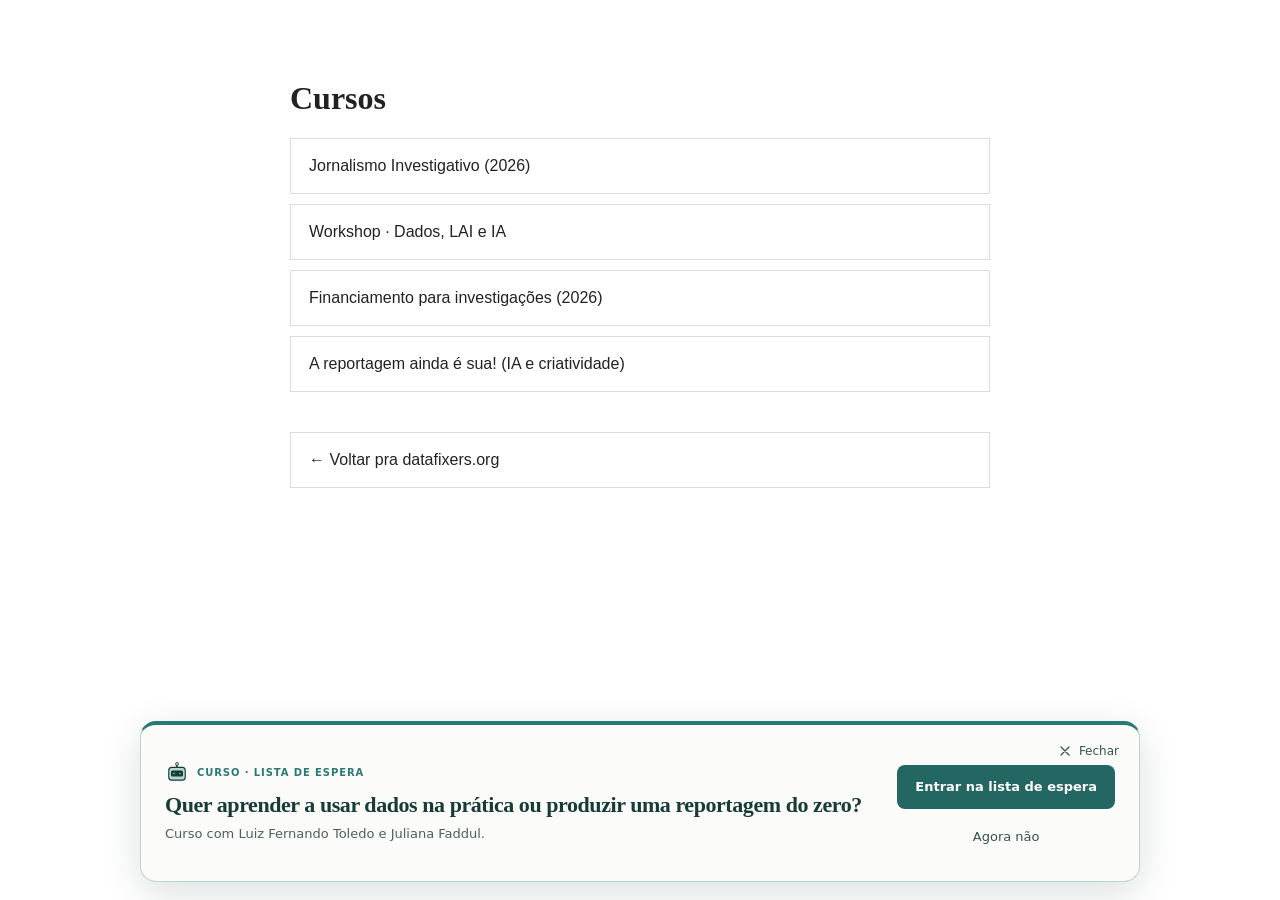
<file: index.html>
<!DOCTYPE html><html lang="pt-BR"><head><meta charset="UTF-8">
<title>Cursos · Data Fixers</title>
<style>body{font-family:-apple-system,sans-serif;max-width:700px;margin:80px auto;padding:0 20px;color:#222}h1{font-family:'Playfair Display',Georgia,serif}a{display:block;padding:18px;margin:10px 0;border:1px solid #ddd;text-decoration:none;color:#222}a:hover{background:#fafafa;border-color:#222}</style>
  <script defer src="/assets/course-banner.js?v=20261028-course3" data-df-course-loader></script>
</head>
<body><h1>Cursos</h1>
<a href="/jornalismo-investigativo/">Jornalismo Investigativo (2026)</a>
<a href="/workshop-dados-lai-ia/">Workshop · Dados, LAI e IA</a>
<a href="/financiamento/">Financiamento para investigações (2026)</a>
<a href="/ia-criatividade/">A reportagem ainda é sua! (IA e criatividade)</a>
<p style="margin-top:40px;color:#888"><a href="https://datafixers.org">← Voltar pra datafixers.org</a></p>
</body></html>
</file>
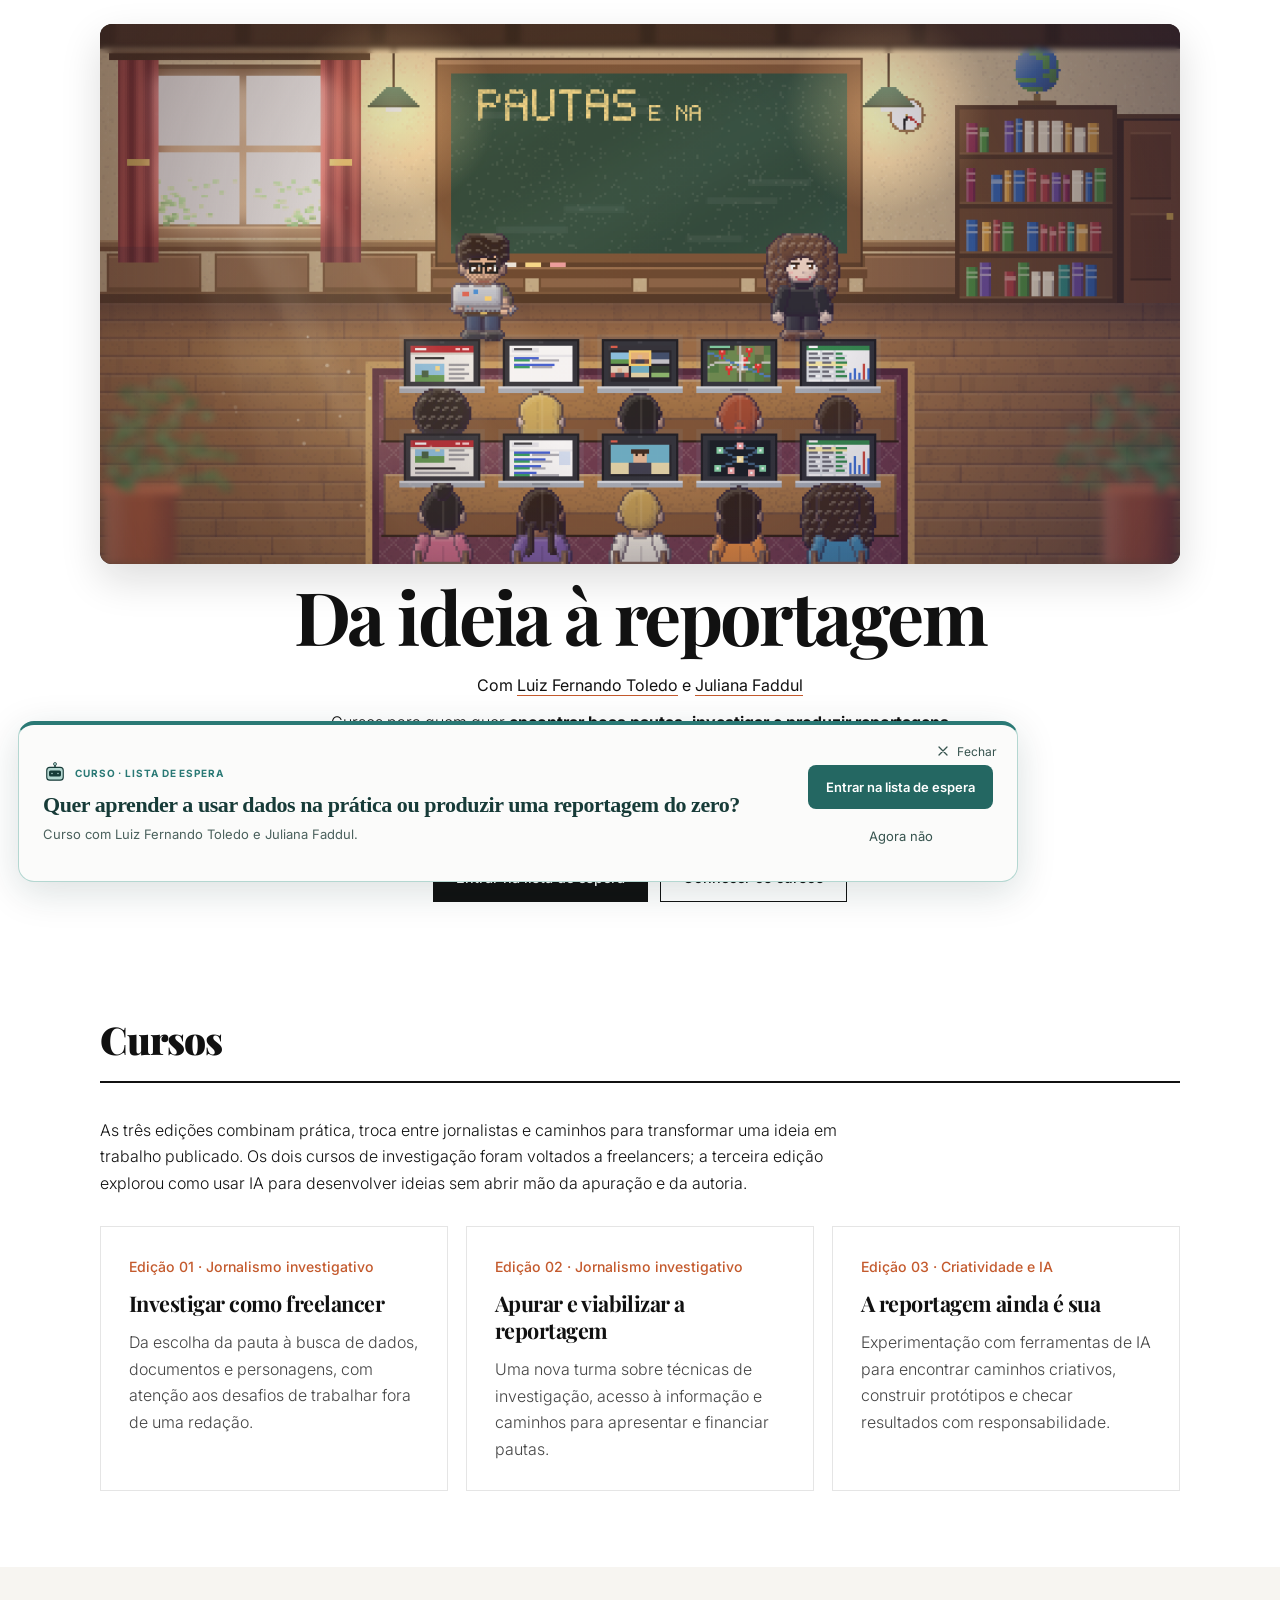
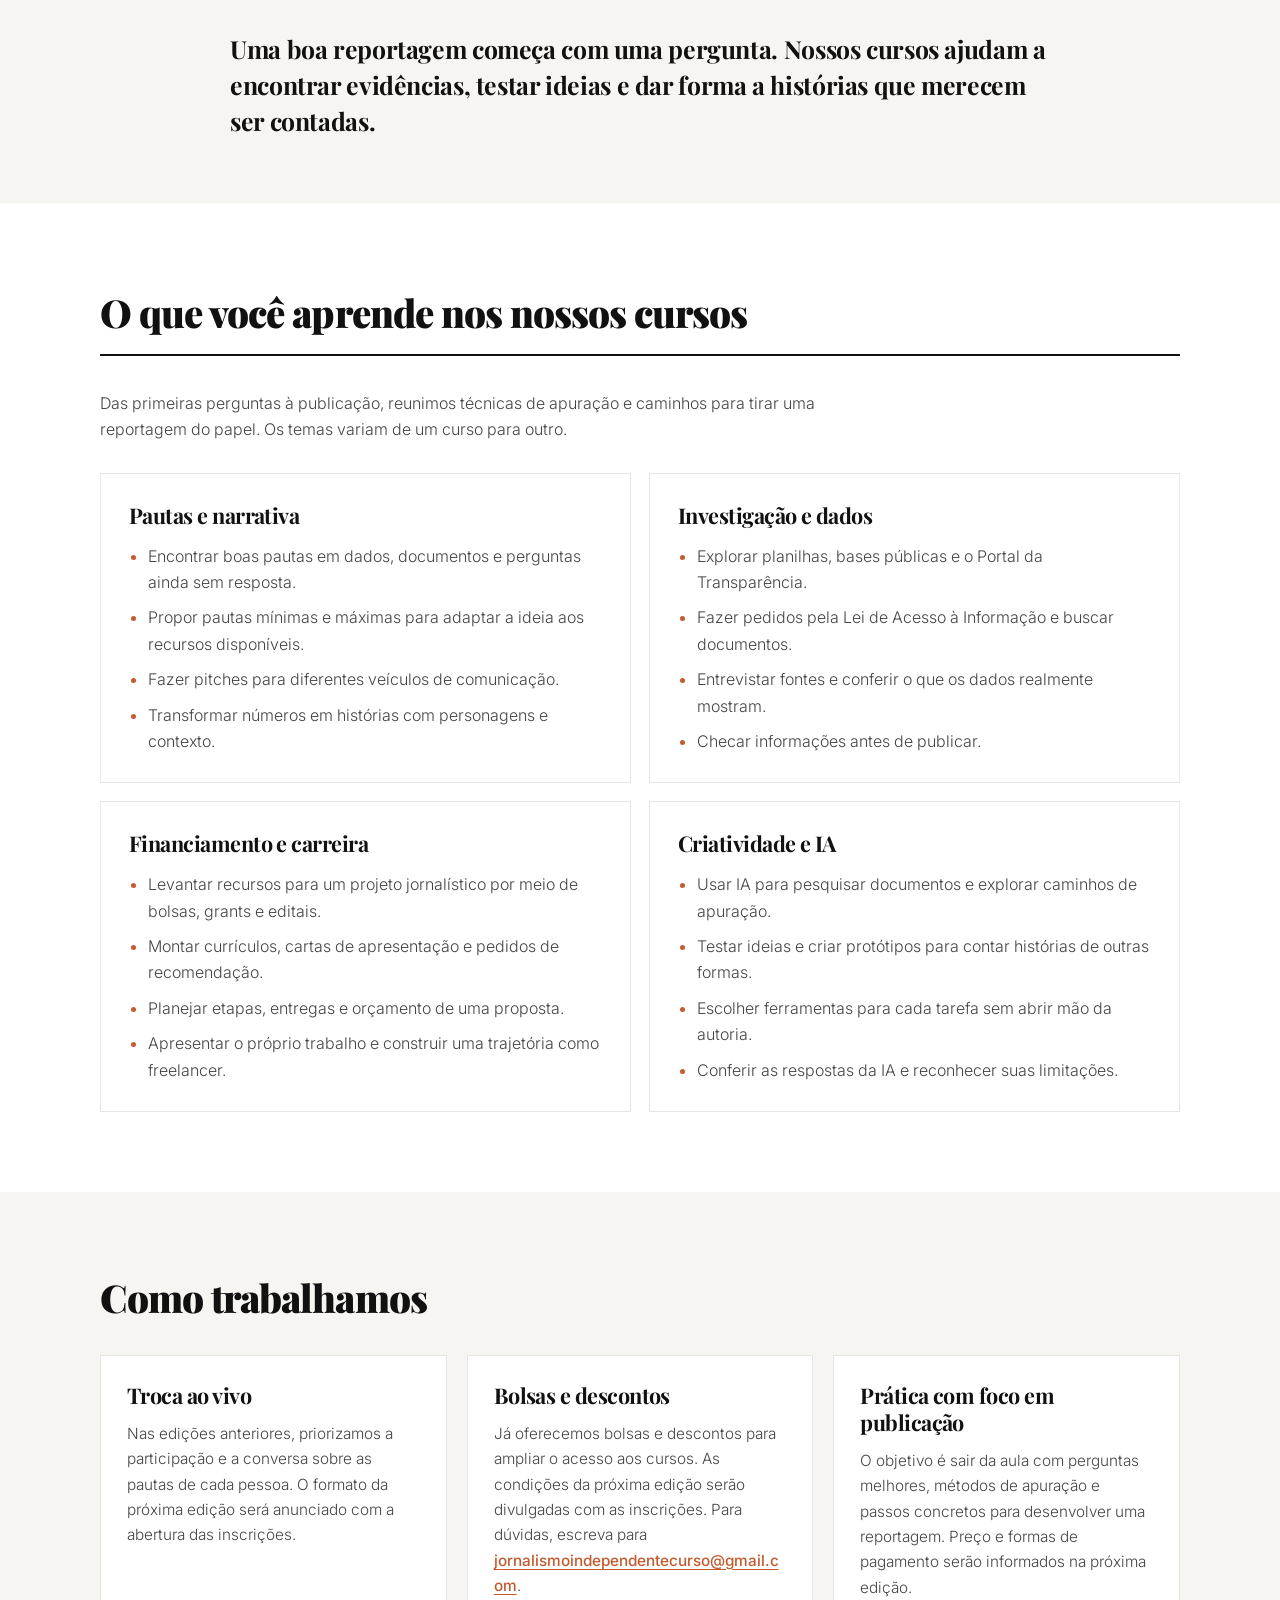
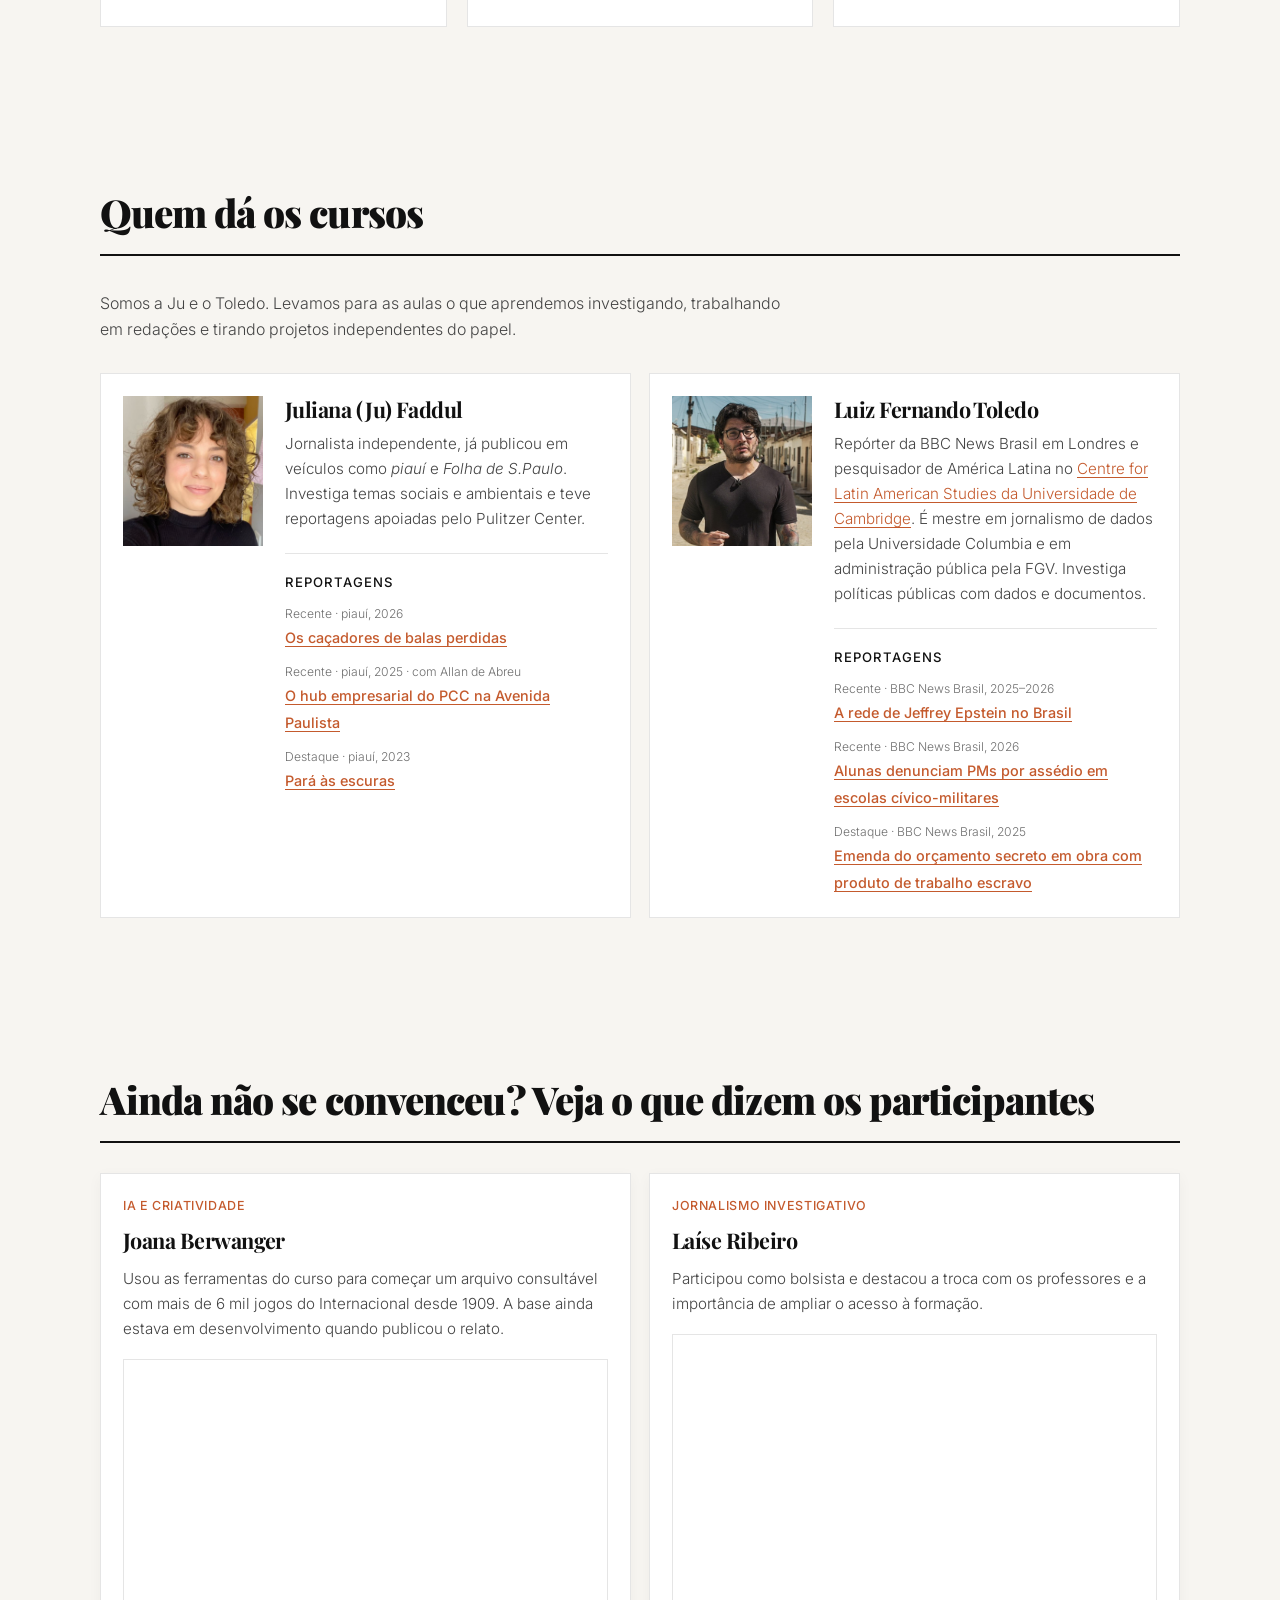
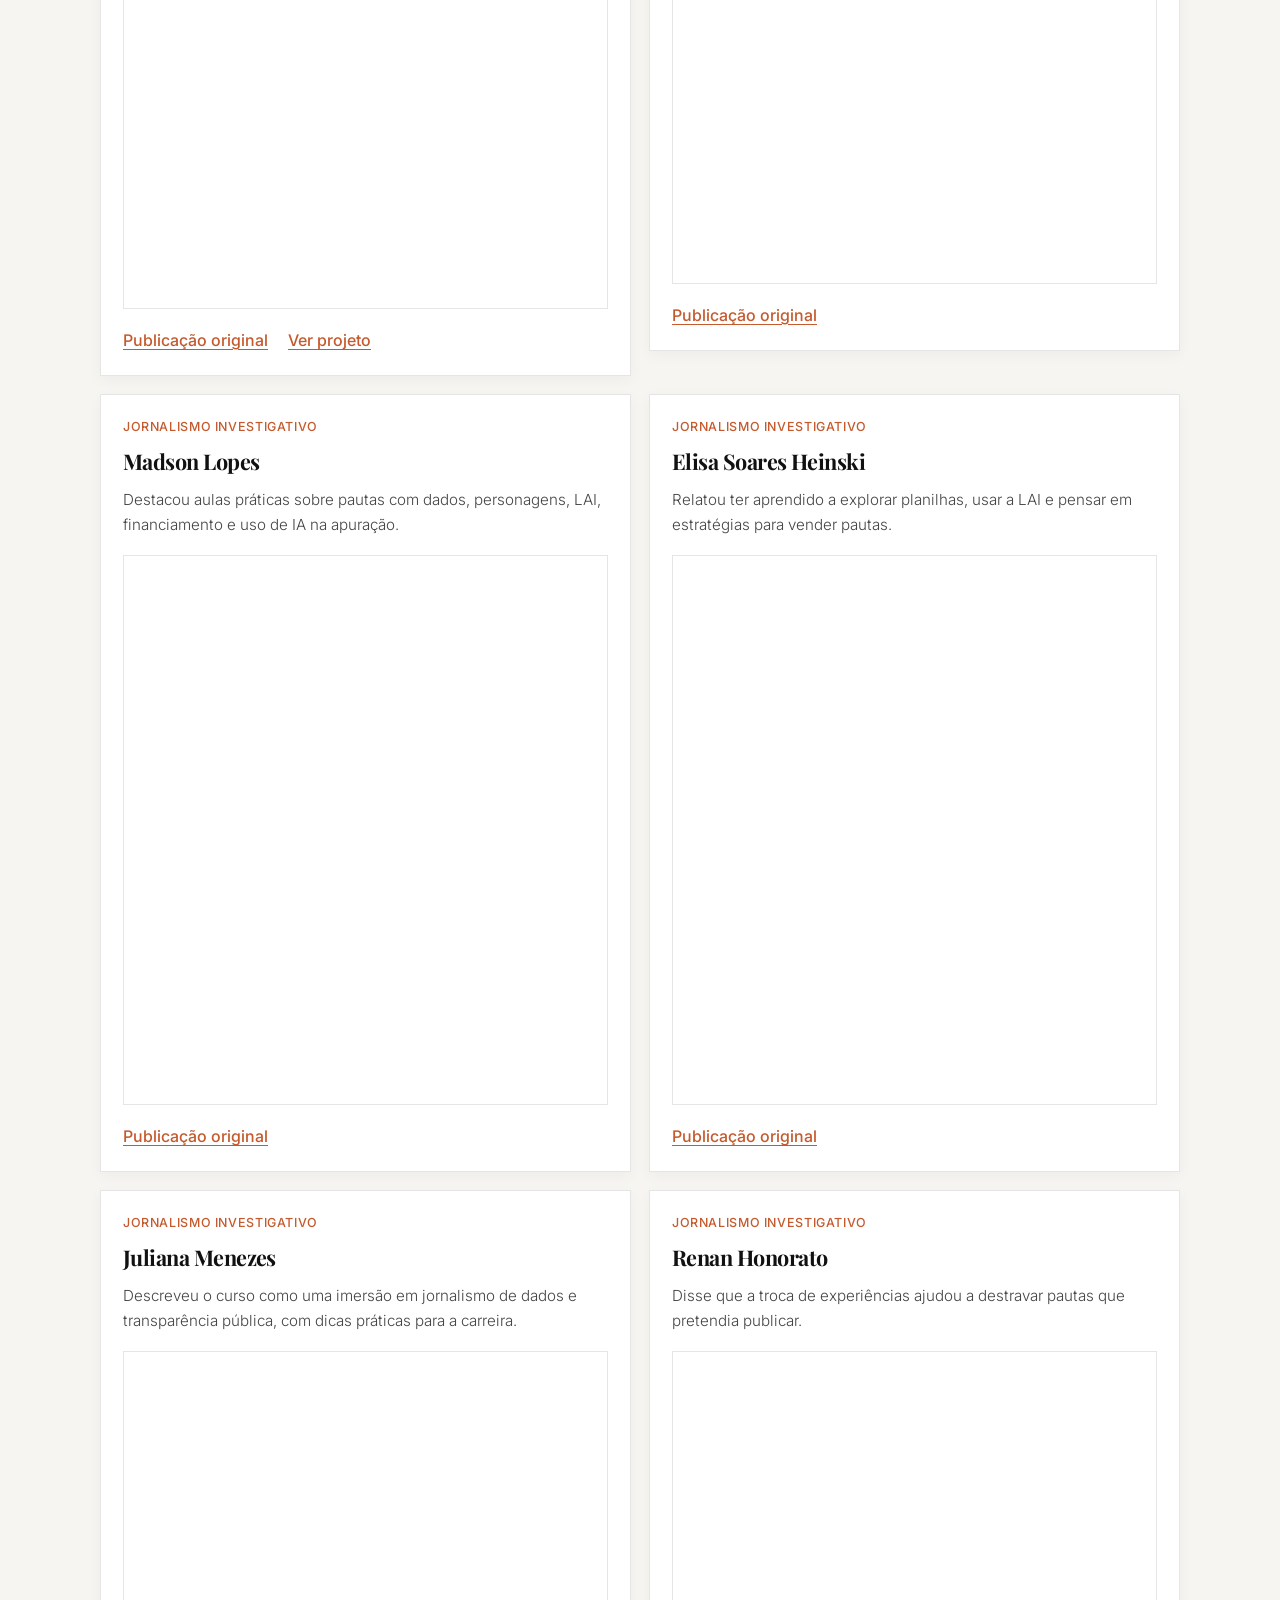
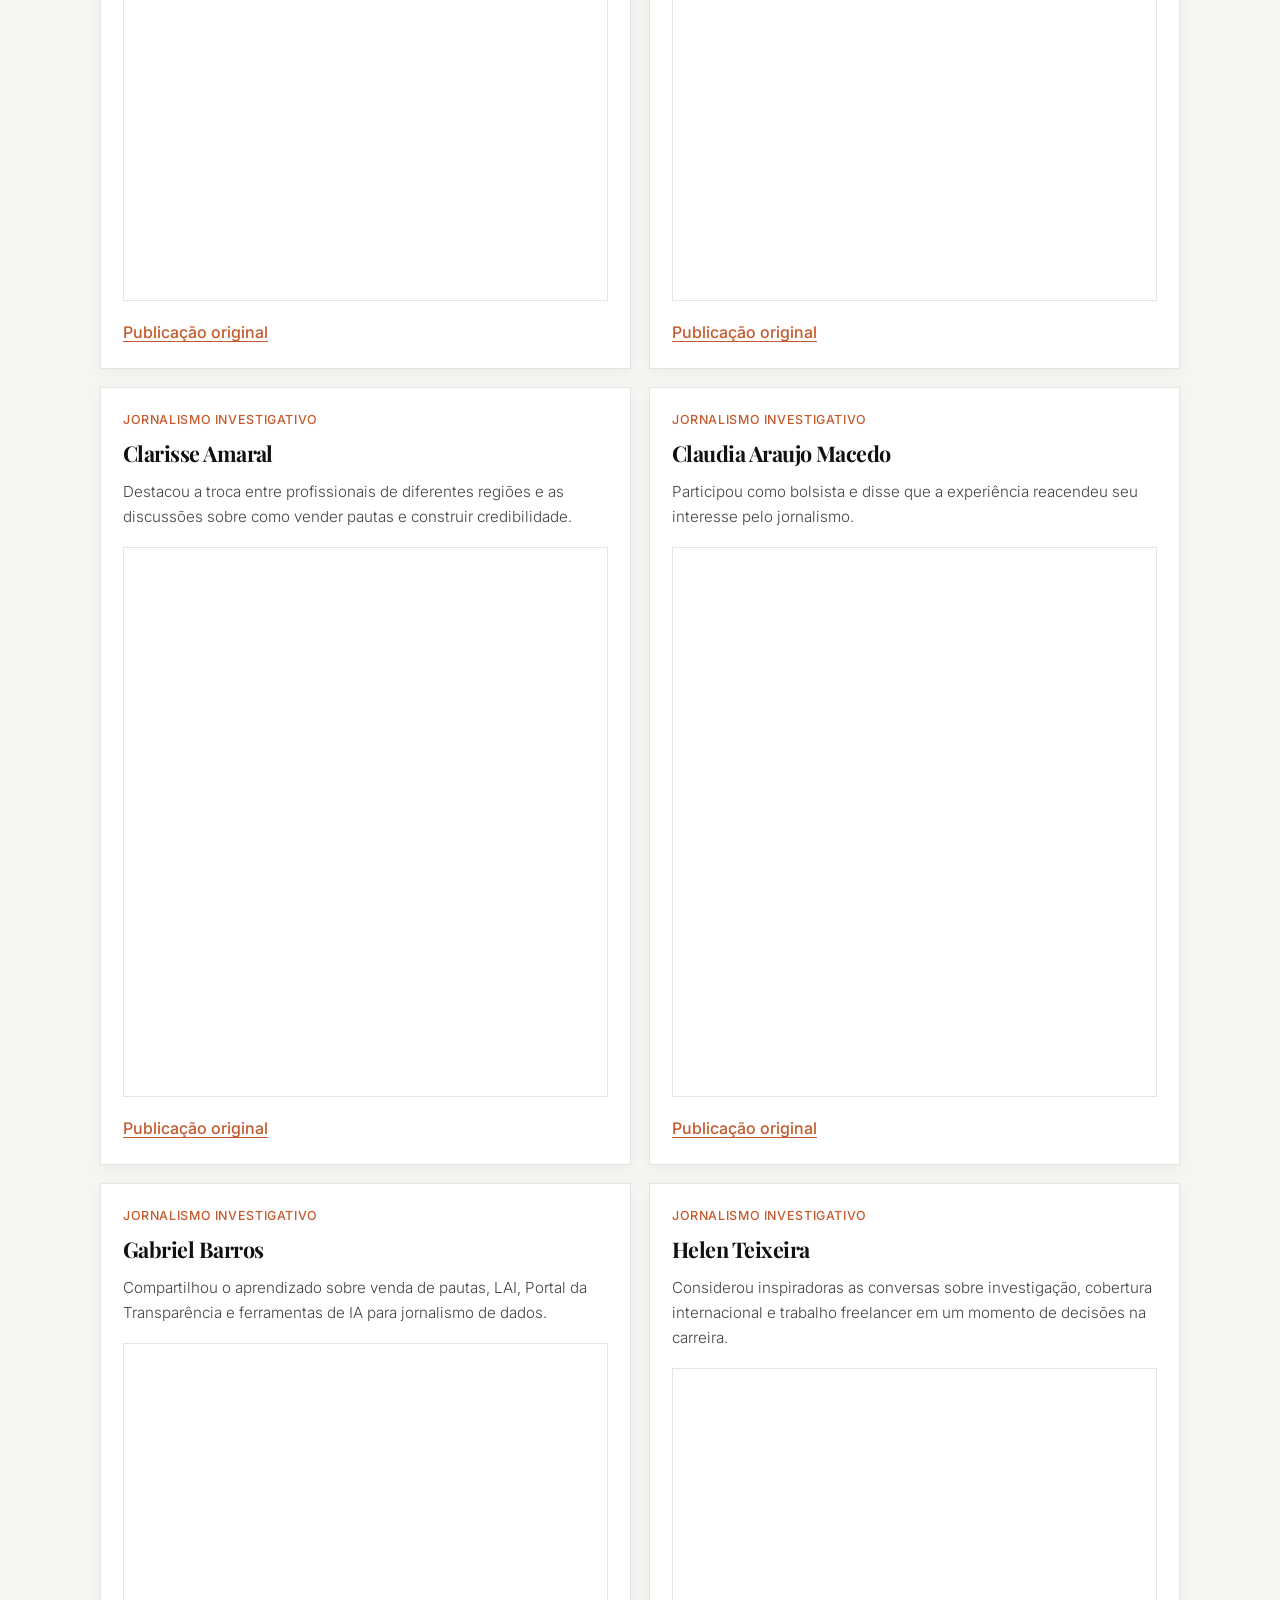
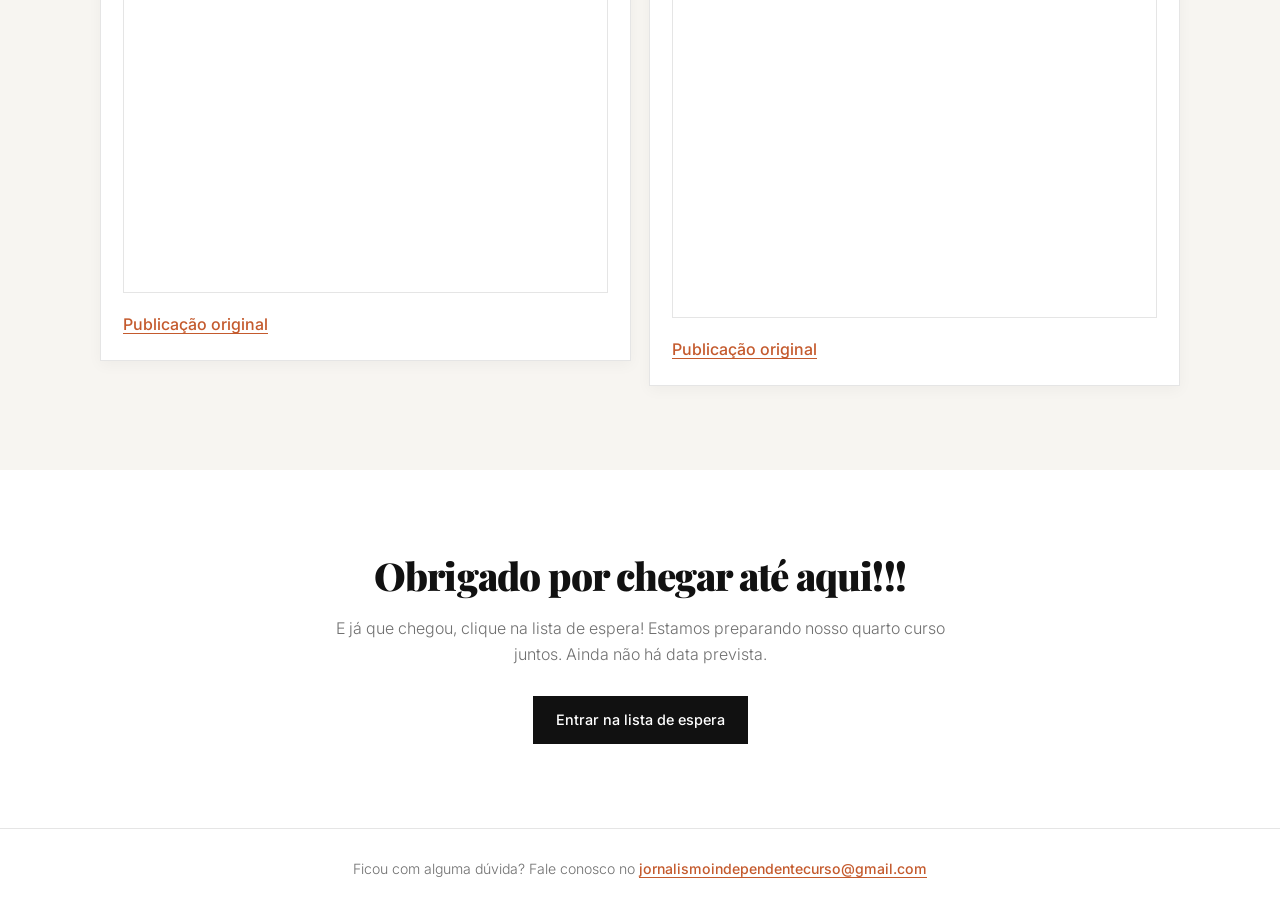
<file: ia-criatividade/index.html>
<!DOCTYPE html>
<html lang="pt-BR">
<head>
  <meta charset="UTF-8">
  <meta name="viewport" content="width=device-width, initial-scale=1.0">
  <title>Cursos de jornalismo com Ju Faddul e Luiz Fernando Toledo</title>
  <meta name="description" content="Cursos de jornalismo com Ju Faddul e Luiz Fernando Toledo para encontrar pautas, investigar, financiar projetos e produzir reportagens relevantes.">
  <meta property="og:type" content="website">
  <meta property="og:title" content="Cursos de jornalismo com Ju Faddul e Luiz Fernando Toledo">
  <meta property="og:description" content="Conheça os cursos de jornalismo da Ju e do Toledo, as habilidades ensinadas e os projetos dos participantes.">
  <meta property="og:locale" content="pt_BR">
  <link rel="preconnect" href="https://fonts.googleapis.com">
  <link rel="preconnect" href="https://fonts.gstatic.com" crossorigin>
  <link href="https://fonts.googleapis.com/css2?family=Inter:wght@300;400;500&amp;family=Playfair+Display:wght@700;900&amp;display=swap" rel="stylesheet">
  <style>
    :root {
      --black: #111;
      --white: #fff;
      --mid: #707070;
      --light-gray: #e5e5e5;
      --cream: #f7f5f1;
      --accent: #c45a2d;
    }

    * {
      box-sizing: border-box;
      margin: 0;
      padding: 0;
    }

    html {
      scroll-behavior: smooth;
    }

    body {
      background: var(--white);
      color: var(--black);
      font-family: "Inter", -apple-system, BlinkMacSystemFont, "Segoe UI", sans-serif;
      font-size: 16px;
      font-weight: 300;
      line-height: 1.65;
      -webkit-font-smoothing: antialiased;
    }

    img {
      display: block;
      max-width: 100%;
    }

    a {
      color: inherit;
    }

    .container {
      width: min(1080px, calc(100% - 48px));
      margin: 0 auto;
    }

    .narrow {
      width: min(820px, calc(100% - 48px));
      margin: 0 auto;
    }

    .sr-only {
      position: absolute;
      width: 1px;
      height: 1px;
      padding: 0;
      margin: -1px;
      overflow: hidden;
      clip: rect(0, 0, 0, 0);
      white-space: nowrap;
      border: 0;
    }

    h2,
    h3 {
      font-family: "Playfair Display", Georgia, serif;
      color: var(--black);
      letter-spacing: -0.025em;
    }

    h2 {
      font-size: 2.4rem;
      font-weight: 900;
      line-height: 1.12;
    }

    h3 {
      font-size: 1.35rem;
      font-weight: 700;
      line-height: 1.25;
    }

    .hero {
      padding: 24px 0 40px;
      text-align: center;
    }

    .hero-image {
      width: fit-content;
      max-width: 100%;
      margin: 0 auto;
      padding: 8px;
      border: 1px solid var(--light-gray);
      background: var(--white);
      box-shadow: 0 16px 40px rgba(17, 17, 17, 0.1);
    }

    .hero-image img {
      width: auto;
      height: auto;
      max-height: min(34svh, 320px);
      object-fit: contain;
    }

    .dfhd { width: min(100%, 1080px); margin: 0 auto 8px; }
    .dfhd canvas { display: block; width: 100%; height: auto; border-radius: 12px; background: #2a1a14; box-shadow: 0 16px 40px rgba(17, 17, 17, 0.14); }
    @media (max-width: 560px) { .dfhd { width: calc(100% + 16px); margin: 0 -8px 4px; } .dfhd canvas { border-radius: 8px; } }
    .hero-copy {
      width: min(760px, 100%);
      margin: 18px auto 0;
    }
    .hero-title { margin: 12px auto 0; max-width: 850px; font-family: "Playfair Display", Georgia, serif; font-size: clamp(2.5rem, 6vw, 4.6rem); line-height: 1.06; letter-spacing: -.035em; }
    .editions { padding: 76px 0; }
    .editions-grid { display: grid; grid-template-columns: repeat(3, minmax(0, 1fr)); gap: 18px; }
    .edition { padding: 28px; border: 1px solid var(--light-gray); }
    .edition .tag { color: var(--accent); font-size: .88rem; font-weight: 500; }
    .edition h3 { margin: 12px 0; }
    .edition p:last-child { color: #444; }
    .edition-context { max-width: 780px; margin: 0 0 30px; }

    .presenters { padding: 76px 0; background: var(--cream); }
    .presenters-intro { max-width: 700px; margin-bottom: 30px; color: #444; }
    .presenters-grid { display: grid; grid-template-columns: repeat(2, minmax(0, 1fr)); gap: 18px; }
    .presenter { display: grid; grid-template-columns: 140px minmax(0, 1fr); gap: 22px; align-items: start; padding: 22px; background: var(--white); border: 1px solid var(--light-gray); }
    .presenter img { width: 140px; height: 150px; object-fit: cover; object-position: center 25%; }
    .presenter h3 { margin-bottom: 8px; }
    .presenter p { color: #444; font-size: .95rem; }
    .presenter p a { color: var(--accent); text-underline-offset: 3px; }
    .presenter-work { margin-top: 22px; padding-top: 18px; border-top: 1px solid var(--light-gray); }
    .presenter-work h4 { margin-bottom: 10px; font-size: .82rem; font-weight: 500; letter-spacing: .08em; text-transform: uppercase; }
    .presenter-work ul { list-style: none; }
    .presenter-work li + li { margin-top: 12px; }
    .presenter-work span { display: block; color: var(--mid); font-size: .76rem; }
    .presenter-work a { color: var(--accent); font-size: .9rem; font-weight: 500; line-height: 1.45; text-underline-offset: 3px; }

    .byline {
      margin-top: 8px;
      color: var(--black);
      font-size: 1rem;
      font-weight: 400;
    }

    .byline a { text-decoration-color: var(--accent); text-underline-offset: 4px; }

    .actions {
      display: flex;
      flex-wrap: wrap;
      justify-content: center;
      gap: 12px;
      margin-top: 16px;
    }

    .button {
      display: inline-flex;
      min-height: 48px;
      align-items: center;
      justify-content: center;
      padding: 12px 22px;
      border: 1px solid var(--black);
      font-size: 0.9rem;
      font-weight: 500;
      line-height: 1.2;
      text-decoration: none;
      transition: background-color 0.2s ease, color 0.2s ease, border-color 0.2s ease;
    }

    .button-primary {
      background: var(--black);
      color: var(--white);
    }

    .button-primary:hover,
    .button-primary:focus-visible {
      border-color: var(--accent);
      background: var(--accent);
    }

    .button-secondary {
      background: var(--white);
      color: var(--black);
    }

    .button-secondary:hover,
    .button-secondary:focus-visible {
      border-color: var(--accent);
      color: var(--accent);
    }

    .hero-description {
      max-width: 620px;
      margin: 12px auto 0;
      font-size: 1rem;
      line-height: 1.5;
    }
    .hero-description strong, .hook strong { font-weight: 700; }

    .edition-note {
      margin-top: 10px;
      color: var(--mid);
      font-size: 0.88rem;
    }

    .hook {
      padding: 64px 0;
      background: var(--cream);
    }

    .hook p {
      font-family: "Playfair Display", Georgia, serif;
      font-size: 1.55rem;
      font-weight: 700;
      letter-spacing: -0.015em;
      line-height: 1.45;
    }

    .skills {
      padding: 88px 0 80px;
    }

    .skills-intro { max-width: 760px; margin-bottom: 30px; color: #444; }
    .skills-grid { display: grid; grid-template-columns: repeat(2, minmax(0, 1fr)); gap: 18px; }
    .skill { padding: 28px; border: 1px solid var(--light-gray); }
    .skill h3 { margin-bottom: 14px; }
    .skill ul { padding-left: 1.2em; color: #444; }
    .skill li + li { margin-top: 9px; }
    .skill li::marker { color: var(--accent); }

    .section-intro {
      margin-bottom: 34px;
      padding-bottom: 20px;
      border-bottom: 2px solid var(--black);
    }

    .module {
      display: grid;
      grid-template-columns: 72px minmax(0, 1fr);
      gap: 22px;
      padding: 30px 0;
      border-bottom: 1px solid var(--light-gray);
    }

    .module-number {
      padding-top: 2px;
      color: var(--accent);
      font-family: "Playfair Display", Georgia, serif;
      font-size: 1.1rem;
      font-weight: 700;
    }

    .module p {
      max-width: 850px;
      margin-top: 10px;
      color: #444;
      font-size: 1rem;
      line-height: 1.65;
    }

    .pull-quote {
      margin-top: 56px;
      padding: 30px 34px;
      border-left: 4px solid var(--accent);
      background: var(--cream);
      font-family: "Playfair Display", Georgia, serif;
      font-size: 1.5rem;
      font-weight: 700;
      letter-spacing: -0.015em;
      line-height: 1.42;
    }

    .rules {
      padding: 84px 0 88px;
      background: var(--cream);
    }

    .rules-grid {
      display: grid;
      grid-template-columns: repeat(3, minmax(0, 1fr));
      gap: 20px;
      margin-top: 36px;
    }

    .rule {
      padding: 26px;
      border: 1px solid var(--light-gray);
      background: var(--white);
    }

    .rule p {
      margin-top: 12px;
      color: #444;
      font-size: 0.96rem;
      line-height: 1.65;
    }

    .rule a,
    footer a {
      color: var(--accent);
      font-weight: 500;
      overflow-wrap: anywhere;
      text-underline-offset: 3px;
    }

    .testimonials { position: relative; padding: 84px 0; background: var(--cream); }
    .testimonials .section-intro { margin-bottom: 30px; }
    .testimonials-stage { position: relative; }
    .testimonials-grid { display: grid; grid-template-columns: repeat(2, minmax(0, 1fr)); align-items: start; gap: 18px; }
    .testimonial { min-width: 0; display: flex; flex-direction: column; padding: 22px; border: 1px solid var(--light-gray); background: var(--white); box-shadow: 0 4px 14px rgba(17,17,17,.04); transition: transform .25s ease, box-shadow .25s ease, border-color .25s ease; }
    .testimonial:focus-within { border-color: var(--accent); box-shadow: 0 14px 30px rgba(17,17,17,.13); }
    @media (hover: hover) { .testimonial:hover { transform: translateY(-6px) rotate(-.5deg); border-color: var(--accent); box-shadow: 0 18px 34px rgba(17,17,17,.15); } .testimonial:nth-child(even):hover { transform: translateY(-6px) rotate(.5deg); } }
    .testimonial-course { color: var(--accent); font-size: .78rem; font-weight: 500; text-transform: uppercase; letter-spacing: .05em; }
    .testimonial h3 { margin-top: 10px; }
    .testimonial > p:not(.testimonial-course) { margin: 12px 0 18px; color: #444; font-size: .95rem; }
    .testimonial iframe { display: block; width: 100%; height: 550px; margin-bottom: 18px; border: 1px solid var(--light-gray); background: var(--white); }
    .testimonial-links { display: flex; flex-wrap: wrap; gap: 10px 20px; margin-top: auto; }
    .testimonial-links a { color: var(--accent); font-weight: 500; text-underline-offset: 3px; }
    @media (max-width: 700px) { .testimonials-grid { grid-template-columns: 1fr; } .testimonial { padding: 16px; } .testimonial iframe { height: 520px; } .testimonials { padding: 64px 0; } }
    @media (max-width: 800px) { .editions-grid, .presenters-grid { grid-template-columns: 1fr; } .editions, .presenters { padding: 64px 0; } }

    .final-cta {
      position: relative;
      overflow: hidden;
      padding: 84px 0;
      text-align: center;
    }
    .final-cta .narrow { position: relative; z-index: 1; }
    .final-sparkles { position: absolute; inset: 0; pointer-events: none; }
    .final-sparkles span { position: absolute; color: var(--accent); font-size: clamp(1.1rem, 2.5vw, 2.4rem); opacity: 0; }
    .final-sparkles span:nth-child(1) { left: 5%; top: 15%; }
    .final-sparkles span:nth-child(2) { left: 16%; top: 52%; }
    .final-sparkles span:nth-child(3) { left: 28%; top: 8%; }
    .final-sparkles span:nth-child(4) { left: 38%; top: 78%; }
    .final-sparkles span:nth-child(5) { left: 52%; top: 5%; }
    .final-sparkles span:nth-child(6) { left: 64%; top: 82%; }
    .final-sparkles span:nth-child(7) { left: 75%; top: 12%; }
    .final-sparkles span:nth-child(8) { left: 88%; top: 60%; }
    .final-sparkles span:nth-child(9) { left: 95%; top: 18%; }
    .final-sparkles span:nth-child(10) { left: 7%; top: 82%; }
    .final-sparkles span:nth-child(11) { left: 22%; top: 30%; }
    .final-sparkles span:nth-child(12) { left: 80%; top: 83%; }
    .final-cta.is-visible .final-sparkles span { animation: sparkle-pop 2.2s ease-in-out infinite; }
    .final-cta.is-visible .final-sparkles span:nth-child(3n) { animation-delay: .4s; }
    .final-cta.is-visible .final-sparkles span:nth-child(3n + 1) { animation-delay: .9s; }
    @keyframes sparkle-pop { 0%, 100% { opacity: 0; transform: translateY(12px) scale(.4) rotate(-20deg); } 40%, 65% { opacity: 1; transform: translateY(-12px) scale(1.2) rotate(15deg); } }

    .final-cta p {
      max-width: 620px;
      margin: 18px auto 0;
      color: var(--mid);
      font-size: 1rem;
    }

    .final-cta .button {
      margin-top: 28px;
    }

    footer {
      padding: 28px 0;
      border-top: 1px solid var(--light-gray);
      color: var(--mid);
      font-size: 0.88rem;
      text-align: center;
    }

    @media (max-width: 800px) {
      .container,
      .narrow {
        width: min(100% - 32px, 1080px);
      }

      h2 {
        font-size: 2rem;
      }

      .hero {
        padding: 16px 0 32px;
      }

      .hero-image {
        padding: 7px;
      }

      .hook {
        padding: 52px 0;
      }

      .hook p {
        font-size: 1.35rem;
      }

      .skills,
      .rules,
      .final-cta {
        padding-top: 64px;
        padding-bottom: 64px;
      }

      .rules-grid {
        grid-template-columns: 1fr;
      }
      .skills-grid { grid-template-columns: 1fr; }
    }

    @media (max-width: 560px) {
      .hero-image img {
        max-height: min(28svh, 220px);
      }

      .hero-copy {
        margin-top: 14px;
      }

      .byline,
      .hero-description,
      .edition-note {
        font-size: 0.875rem;
        line-height: 1.5;
      }

      .hero .actions {
        margin-top: 12px;
        gap: 8px;
      }

      .actions {
        flex-direction: column;
      }

      .button {
        width: 100%;
      }

      .module {
        grid-template-columns: 1fr;
        gap: 6px;
        padding: 26px 0;
      }

      .pull-quote {
        padding: 24px;
        font-size: 1.3rem;
      }

      .rule {
        padding: 22px;
      }
      .presenter { grid-template-columns: 100px minmax(0, 1fr); gap: 16px; padding: 16px; }
      .presenter img { width: 100px; height: 120px; }
    }

    @media (prefers-reduced-motion: reduce) {
      .testimonial, .final-cta.is-visible .final-sparkles span { animation: none; transition: none; }
      .final-cta.is-visible .final-sparkles span { opacity: .65; }
      html {
        scroll-behavior: auto;
      }

      .button {
        transition: none;
      }
    }
  </style>
  <script defer src="/assets/course-banner.js?v=20261028-course3" data-df-course-loader></script>
</head>
<body>
  <main>
    <section class="hero" aria-labelledby="page-title">
      <div class="container">
        <div class="dfhd" role="img" aria-label="Ilustração animada em pixel art: Luiz e Juliana numa sala de aula apresentando os temas do curso na lousa — pautas e narrativa, dados e investigação, grants e carreira, IA e criatividade — enquanto os alunos acompanham nos notebooks.">
          <canvas width="800" height="400"></canvas>
        </div>
        <script src="header-hd2d.js"></script>
        <h1 id="page-title" class="hero-title">Da ideia à reportagem</h1>
        <div class="hero-copy">
          <p class="byline">Com <a href="#presenters-title">Luiz Fernando Toledo</a> e <a href="#presenters-title">Juliana Faddul</a></p>
          <p class="hero-description">Cursos para quem quer <strong>encontrar boas pautas, investigar e produzir reportagens relevantes, trabalhando de forma independente ou em redações.</strong></p>
          <p class="edition-note">Somos dois jornalistas com mais de 10 anos de experiência e muito interesse em compartilhar o que aprendemos. Já estamos indo para o nosso quarto curso juntos — e esperamos vocês. Veja o que já fizemos e entre na lista de espera para os próximos.</p>
          <div class="actions">
            <a class="button button-primary" href="https://docs.google.com/forms/d/e/1FAIpQLSepI2SLGVb9_Jizwzn9kq5rbafKfXpSLDOe7Cu3KGglP6znlQ/viewform" target="_blank" rel="noopener">Entrar na lista de espera</a>
            <a class="button button-secondary" href="#edicoes">Conhecer os cursos</a>
          </div>
        </div>
      </div>
    </section>

    <section class="editions" id="edicoes" aria-labelledby="editions-title">
      <div class="container">
        <div class="section-intro"><h2 id="editions-title">Cursos</h2></div>
        <p class="edition-context">As três edições combinam prática, troca entre jornalistas e caminhos para transformar uma ideia em trabalho publicado. Os dois cursos de investigação foram voltados a freelancers; a terceira edição explorou como usar IA para desenvolver ideias sem abrir mão da apuração e da autoria.</p>
        <div class="editions-grid">
          <article class="edition"><p class="tag">Edição 01 · Jornalismo investigativo</p><h3>Investigar como freelancer</h3><p>Da escolha da pauta à busca de dados, documentos e personagens, com atenção aos desafios de trabalhar fora de uma redação.</p></article>
          <article class="edition"><p class="tag">Edição 02 · Jornalismo investigativo</p><h3>Apurar e viabilizar a reportagem</h3><p>Uma nova turma sobre técnicas de investigação, acesso à informação e caminhos para apresentar e financiar pautas.</p></article>
          <article class="edition"><p class="tag">Edição 03 · Criatividade e IA</p><h3>A reportagem ainda é sua</h3><p>Experimentação com ferramentas de IA para encontrar caminhos criativos, construir protótipos e checar resultados com responsabilidade.</p></article>
        </div>
      </div>
    </section>

    <section class="hook">
      <div class="narrow">
        <p>Uma boa reportagem começa com uma pergunta. Nossos cursos ajudam a <strong>encontrar evidências, testar ideias e dar forma a histórias que merecem ser contadas.</strong></p>
      </div>
    </section>

    <section class="skills" id="habilidades" aria-labelledby="skills-title">
      <div class="container">
        <div class="section-intro">
          <h2 id="skills-title">O que você aprende nos nossos cursos</h2>
        </div>
        <p class="skills-intro">Das primeiras perguntas à publicação, reunimos técnicas de apuração e caminhos para tirar uma reportagem do papel. Os temas variam de um curso para outro.</p>
        <div class="skills-grid">
          <article class="skill">
            <h3>Pautas e narrativa</h3>
            <ul>
              <li>Encontrar boas pautas em dados, documentos e perguntas ainda sem resposta.</li>
              <li>Propor pautas mínimas e máximas para adaptar a ideia aos recursos disponíveis.</li>
              <li>Fazer pitches para diferentes veículos de comunicação.</li>
              <li>Transformar números em histórias com personagens e contexto.</li>
            </ul>
          </article>
          <article class="skill">
            <h3>Investigação e dados</h3>
            <ul>
              <li>Explorar planilhas, bases públicas e o Portal da Transparência.</li>
              <li>Fazer pedidos pela Lei de Acesso à Informação e buscar documentos.</li>
              <li>Entrevistar fontes e conferir o que os dados realmente mostram.</li>
              <li>Checar informações antes de publicar.</li>
            </ul>
          </article>
          <article class="skill">
            <h3>Financiamento e carreira</h3>
            <ul>
              <li>Levantar recursos para um projeto jornalístico por meio de bolsas, grants e editais.</li>
              <li>Montar currículos, cartas de apresentação e pedidos de recomendação.</li>
              <li>Planejar etapas, entregas e orçamento de uma proposta.</li>
              <li>Apresentar o próprio trabalho e construir uma trajetória como freelancer.</li>
            </ul>
          </article>
          <article class="skill">
            <h3>Criatividade e IA</h3>
            <ul>
              <li>Usar IA para pesquisar documentos e explorar caminhos de apuração.</li>
              <li>Testar ideias e criar protótipos para contar histórias de outras formas.</li>
              <li>Escolher ferramentas para cada tarefa sem abrir mão da autoria.</li>
              <li>Conferir as respostas da IA e reconhecer suas limitações.</li>
            </ul>
          </article>
        </div>
      </div>
    </section>

    <section class="rules" aria-labelledby="rules-title">
      <div class="container">
        <h2 id="rules-title">Como trabalhamos</h2>
        <div class="rules-grid">
          <article class="rule">
            <h3>Troca ao vivo</h3>
            <p>Nas edições anteriores, priorizamos a participação e a conversa sobre as pautas de cada pessoa. O formato da próxima edição será anunciado com a abertura das inscrições.</p>
          </article>

          <article class="rule">
            <h3>Bolsas e descontos</h3>
            <p>Já oferecemos bolsas e descontos para ampliar o acesso aos cursos. As condições da próxima edição serão divulgadas com as inscrições. Para dúvidas, escreva para <a href="mailto:jornalismoindependentecurso@gmail.com">jornalismoindependentecurso@gmail.com</a>.</p>
          </article>

          <article class="rule">
            <h3>Prática com foco em publicação</h3>
            <p>O objetivo é sair da aula com perguntas melhores, métodos de apuração e passos concretos para desenvolver uma reportagem. Preço e formas de pagamento serão informados na próxima edição.</p>
          </article>
        </div>
      </div>
    </section>

    <section class="presenters" aria-labelledby="presenters-title">
      <div class="container">
        <div class="section-intro"><h2 id="presenters-title">Quem dá os cursos</h2></div>
        <p class="presenters-intro">Somos a Ju e o Toledo. Levamos para as aulas o que aprendemos investigando, trabalhando em redações e tirando projetos independentes do papel.</p>
        <div class="presenters-grid">
          <article class="presenter">
            <img src="../jornalismo-investigativo/photos/ju.png" alt="Retrato de Juliana Faddul" width="625" height="650" loading="lazy">
            <div>
              <h3>Juliana (Ju) Faddul</h3>
              <p>Jornalista independente, já publicou em veículos como <em>piauí</em> e <em>Folha de S.Paulo</em>. Investiga temas sociais e ambientais e teve reportagens apoiadas pelo Pulitzer Center.</p>
              <div class="presenter-work">
                <h4>Reportagens</h4>
                <ul>
                  <li><span>Recente · piauí, 2026</span><a href="https://piaui.uol.com.br/web/os-cacadores-de-balas-perdidas/" target="_blank" rel="noopener noreferrer">Os caçadores de balas perdidas</a></li>
                  <li><span>Recente · piauí, 2025 · com Allan de Abreu</span><a href="https://piaui.uol.com.br/web/o-hub-empresarial-do-pcc-na-avenida-paulista/" target="_blank" rel="noopener noreferrer">O hub empresarial do PCC na Avenida Paulista</a></li>
                  <li><span>Destaque · piauí, 2023</span><a href="https://piaui.uol.com.br/revista/198/um-estado-as-escuras/" target="_blank" rel="noopener noreferrer">Pará às escuras</a></li>
                </ul>
              </div>
            </div>
          </article>
          <article class="presenter">
            <img src="../jornalismo-investigativo/photos/luiz.jpg" alt="Retrato de Luiz Fernando Toledo" width="365" height="422" loading="lazy">
            <div>
              <h3>Luiz Fernando Toledo</h3>
              <p>Repórter da BBC News Brasil em Londres e pesquisador de América Latina no <a href="https://www.polis.cam.ac.uk/people/luiz-fernando-toledo" target="_blank" rel="noopener noreferrer">Centre for Latin American Studies da Universidade de Cambridge</a>. É mestre em jornalismo de dados pela Universidade Columbia e em administração pública pela FGV. Investiga políticas públicas com dados e documentos.</p>
              <div class="presenter-work">
                <h4>Reportagens</h4>
                <ul>
                  <li><span>Recente · BBC News Brasil, 2025–2026</span><a href="https://luizftoledo.github.io/portfolio-investigativo/epstein/index.html" target="_blank" rel="noopener noreferrer">A rede de Jeffrey Epstein no Brasil</a></li>
                  <li><span>Recente · BBC News Brasil, 2026</span><a href="https://www.bbc.com/portuguese/articles/c5ydlv11pe1o" target="_blank" rel="noopener noreferrer">Alunas denunciam PMs por assédio em escolas cívico-militares</a></li>
                  <li><span>Destaque · BBC News Brasil, 2025</span><a href="https://www.bbc.com/portuguese/articles/c1drv0wkr9ro" target="_blank" rel="noopener noreferrer">Emenda do orçamento secreto em obra com produto de trabalho escravo</a></li>
                </ul>
              </div>
            </div>
          </article>
        </div>
      </div>
    </section>

    <section class="testimonials" aria-labelledby="testimonials-title">
      <div class="container">
        <div class="section-intro"><h2 id="testimonials-title">Ainda não se convenceu? Veja o que dizem os participantes</h2></div>
        <div class="testimonials-stage">
        <div class="testimonials-grid" aria-label="Dez depoimentos de participantes">
          <article class="testimonial">
            <p class="testimonial-course">IA e criatividade</p>
            <h3>Joana Berwanger</h3>
            <p>Usou as ferramentas do curso para começar um arquivo consultável com mais de 6 mil jogos do Internacional desde 1909. A base ainda estava em desenvolvimento quando publicou o relato.</p>
            <iframe src="https://www.linkedin.com/embed/feed/update/urn:li:activity:7510355116043214848" title="Publicação de Joana Berwanger no LinkedIn" loading="lazy" referrerpolicy="strict-origin-when-cross-origin" allowfullscreen></iframe>
            <div class="testimonial-links"><a href="https://www.linkedin.com/posts/joanaberwanger_nas-%C3%BAltimas-duas-semanas-participei-de-um-activity-7510355116043214848-Td5k" target="_blank" rel="noopener noreferrer">Publicação original</a><a href="https://lnkd.in/ddgFyjkv" target="_blank" rel="noopener noreferrer">Ver projeto</a></div>
          </article>
          <article class="testimonial">
            <p class="testimonial-course">Jornalismo investigativo</p>
            <h3>Laíse Ribeiro</h3>
            <p>Participou como bolsista e destacou a troca com os professores e a importância de ampliar o acesso à formação.</p>
            <iframe src="https://www.linkedin.com/embed/feed/update/urn:li:activity:7381490949530693632" title="Publicação de Laíse Ribeiro no LinkedIn" loading="lazy" referrerpolicy="strict-origin-when-cross-origin" allowfullscreen></iframe>
            <div class="testimonial-links"><a href="https://www.linkedin.com/posts/la%C3%ADse-ribeiro-412927305_a-correria-da-vida-%C3%A0s-vezes-nos-faz-esquecer-activity-7381490949530693632-QIQ9" target="_blank" rel="noopener noreferrer">Publicação original</a></div>
          </article>
          <article class="testimonial">
            <p class="testimonial-course">Jornalismo investigativo</p>
            <h3>Madson Lopes</h3>
            <p>Destacou aulas práticas sobre pautas com dados, personagens, LAI, financiamento e uso de IA na apuração.</p>
            <iframe src="https://www.linkedin.com/embed/feed/update/urn:li:activity:7463045667804934144" title="Publicação de Madson Lopes no LinkedIn" loading="lazy" referrerpolicy="strict-origin-when-cross-origin" allowfullscreen></iframe>
            <div class="testimonial-links"><a href="https://www.linkedin.com/posts/madson-lopes_curso-jornalismo-investigativo-activity-7463045667804934144-QIqL" target="_blank" rel="noopener noreferrer">Publicação original</a></div>
          </article>
          <article class="testimonial">
            <p class="testimonial-course">Jornalismo investigativo</p>
            <h3>Elisa Soares Heinski</h3>
            <p>Relatou ter aprendido a explorar planilhas, usar a LAI e pensar em estratégias para vender pautas.</p>
            <iframe src="https://www.linkedin.com/embed/feed/update/urn:li:activity:7384572256942702592" title="Publicação de Elisa Soares Heinski no LinkedIn" loading="lazy" referrerpolicy="strict-origin-when-cross-origin" allowfullscreen></iframe>
            <div class="testimonial-links"><a href="https://www.linkedin.com/posts/elisa-soares-heinski_desde-que-decidi-dar-um-tempo-do-ritmo-fren%C3%A9tico-activity-7384572256942702592-6Gxz" target="_blank" rel="noopener noreferrer">Publicação original</a></div>
          </article>
          <article class="testimonial">
            <p class="testimonial-course">Jornalismo investigativo</p>
            <h3>Juliana Menezes</h3>
            <p>Descreveu o curso como uma imersão em jornalismo de dados e transparência pública, com dicas práticas para a carreira.</p>
            <iframe src="https://www.linkedin.com/embed/feed/update/urn:li:activity:7387528711136305152" title="Publicação de Juliana Menezes no LinkedIn" loading="lazy" referrerpolicy="strict-origin-when-cross-origin" allowfullscreen></iframe>
            <div class="testimonial-links"><a href="https://www.linkedin.com/posts/menezesjuliana_certificado-activity-7387528711136305152-7nmE" target="_blank" rel="noopener noreferrer">Publicação original</a></div>
          </article>
          <article class="testimonial">
            <p class="testimonial-course">Jornalismo investigativo</p>
            <h3>Renan Honorato</h3>
            <p>Disse que a troca de experiências ajudou a destravar pautas que pretendia publicar.</p>
            <iframe src="https://www.linkedin.com/embed/feed/update/urn:li:activity:7461002456617967616" title="Publicação de Renan Honorato no LinkedIn" loading="lazy" referrerpolicy="strict-origin-when-cross-origin" allowfullscreen></iframe>
            <div class="testimonial-links"><a href="https://www.linkedin.com/posts/jor-renan-honorato_certificado-jornalismo-investigativo-activity-7461002456617967616-D8Sh" target="_blank" rel="noopener noreferrer">Publicação original</a></div>
          </article>
          <article class="testimonial">
            <p class="testimonial-course">Jornalismo investigativo</p>
            <h3>Clarisse Amaral</h3>
            <p>Destacou a troca entre profissionais de diferentes regiões e as discussões sobre como vender pautas e construir credibilidade.</p>
            <iframe src="https://www.linkedin.com/embed/feed/update/urn:li:activity:7461016682656903168" title="Publicação de Clarisse Amaral no LinkedIn" loading="lazy" referrerpolicy="strict-origin-when-cross-origin" allowfullscreen></iframe>
            <div class="testimonial-links"><a href="https://www.linkedin.com/posts/clarisse-amaral-632a43207_no-%C3%BAltimo-m%C3%AAs-tive-a-oportunidade-de-participar-activity-7461016682656903168-yfaX" target="_blank" rel="noopener noreferrer">Publicação original</a></div>
          </article>
          <article class="testimonial">
            <p class="testimonial-course">Jornalismo investigativo</p>
            <h3>Claudia Araujo Macedo</h3>
            <p>Participou como bolsista e disse que a experiência reacendeu seu interesse pelo jornalismo.</p>
            <iframe src="https://www.linkedin.com/embed/feed/update/urn:li:activity:7461201557108346880" title="Publicação de Claudia Araujo Macedo no LinkedIn" loading="lazy" referrerpolicy="strict-origin-when-cross-origin" allowfullscreen></iframe>
            <div class="testimonial-links"><a href="https://www.linkedin.com/posts/claudia-araujo-macedo_em-abril-tive-a-honra-de-participar-como-activity-7461201557108346880-gYF7" target="_blank" rel="noopener noreferrer">Publicação original</a></div>
          </article>
          <article class="testimonial">
            <p class="testimonial-course">Jornalismo investigativo</p>
            <h3>Gabriel Barros</h3>
            <p>Compartilhou o aprendizado sobre venda de pautas, LAI, Portal da Transparência e ferramentas de IA para jornalismo de dados.</p>
            <iframe src="https://www.linkedin.com/embed/feed/update/urn:li:activity:7450699562345713664" title="Publicação de Gabriel Barros no LinkedIn" loading="lazy" referrerpolicy="strict-origin-when-cross-origin" allowfullscreen></iframe>
            <div class="testimonial-links"><a href="https://www.linkedin.com/posts/gabriel-barros-1b4811260_hoje-foi-o-dia-do-segundo-m%C3%B3dulo-do-curso-activity-7450699562345713664-PK3d" target="_blank" rel="noopener noreferrer">Publicação original</a></div>
          </article>
          <article class="testimonial">
            <p class="testimonial-course">Jornalismo investigativo</p>
            <h3>Helen Teixeira</h3>
            <p>Considerou inspiradoras as conversas sobre investigação, cobertura internacional e trabalho freelancer em um momento de decisões na carreira.</p>
            <iframe src="https://www.linkedin.com/embed/feed/update/urn:li:activity:7458176349401280513" title="Publicação de Helen Teixeira no LinkedIn" loading="lazy" referrerpolicy="strict-origin-when-cross-origin" allowfullscreen></iframe>
            <div class="testimonial-links"><a href="https://www.linkedin.com/posts/helen-teixeira_it-was-great-to-learn-from-the-amazing-brazilian-activity-7458176349401280513-xBZp" target="_blank" rel="noopener noreferrer">Publicação original</a></div>
          </article>
        </div>
        </div>
      </div>
    </section>

    <section class="final-cta" aria-labelledby="final-title">
      <div class="final-sparkles" aria-hidden="true"><span>✦</span><span>✧</span><span>✦</span><span>✧</span><span>✦</span><span>✧</span><span>✦</span><span>✧</span><span>✦</span><span>✧</span><span>✦</span><span>✧</span></div>
      <div class="narrow">
        <h2 id="final-title">Obrigado por chegar até aqui!!!</h2>
        <p>E já que chegou, clique na lista de espera! Estamos preparando nosso quarto curso juntos. Ainda não há data prevista.</p>
        <a class="button button-primary" href="https://docs.google.com/forms/d/e/1FAIpQLSepI2SLGVb9_Jizwzn9kq5rbafKfXpSLDOe7Cu3KGglP6znlQ/viewform" target="_blank" rel="noopener">Entrar na lista de espera</a>
      </div>
    </section>
  </main>

  <footer>
    <div class="container">
      <p>Ficou com alguma dúvida? Fale conosco no <a href="mailto:jornalismoindependentecurso@gmail.com">jornalismoindependentecurso@gmail.com</a></p>
    </div>
  </footer>
  <script>
    const finalCta = document.querySelector('.final-cta');
    if ('IntersectionObserver' in window) {
      new IntersectionObserver(([entry]) => {
        finalCta.classList.toggle('is-visible', entry.isIntersecting);
      }, { threshold: 0.2 }).observe(finalCta);
    } else {
      finalCta.classList.add('is-visible');
    }
  </script>
</body>
</html>
</file>
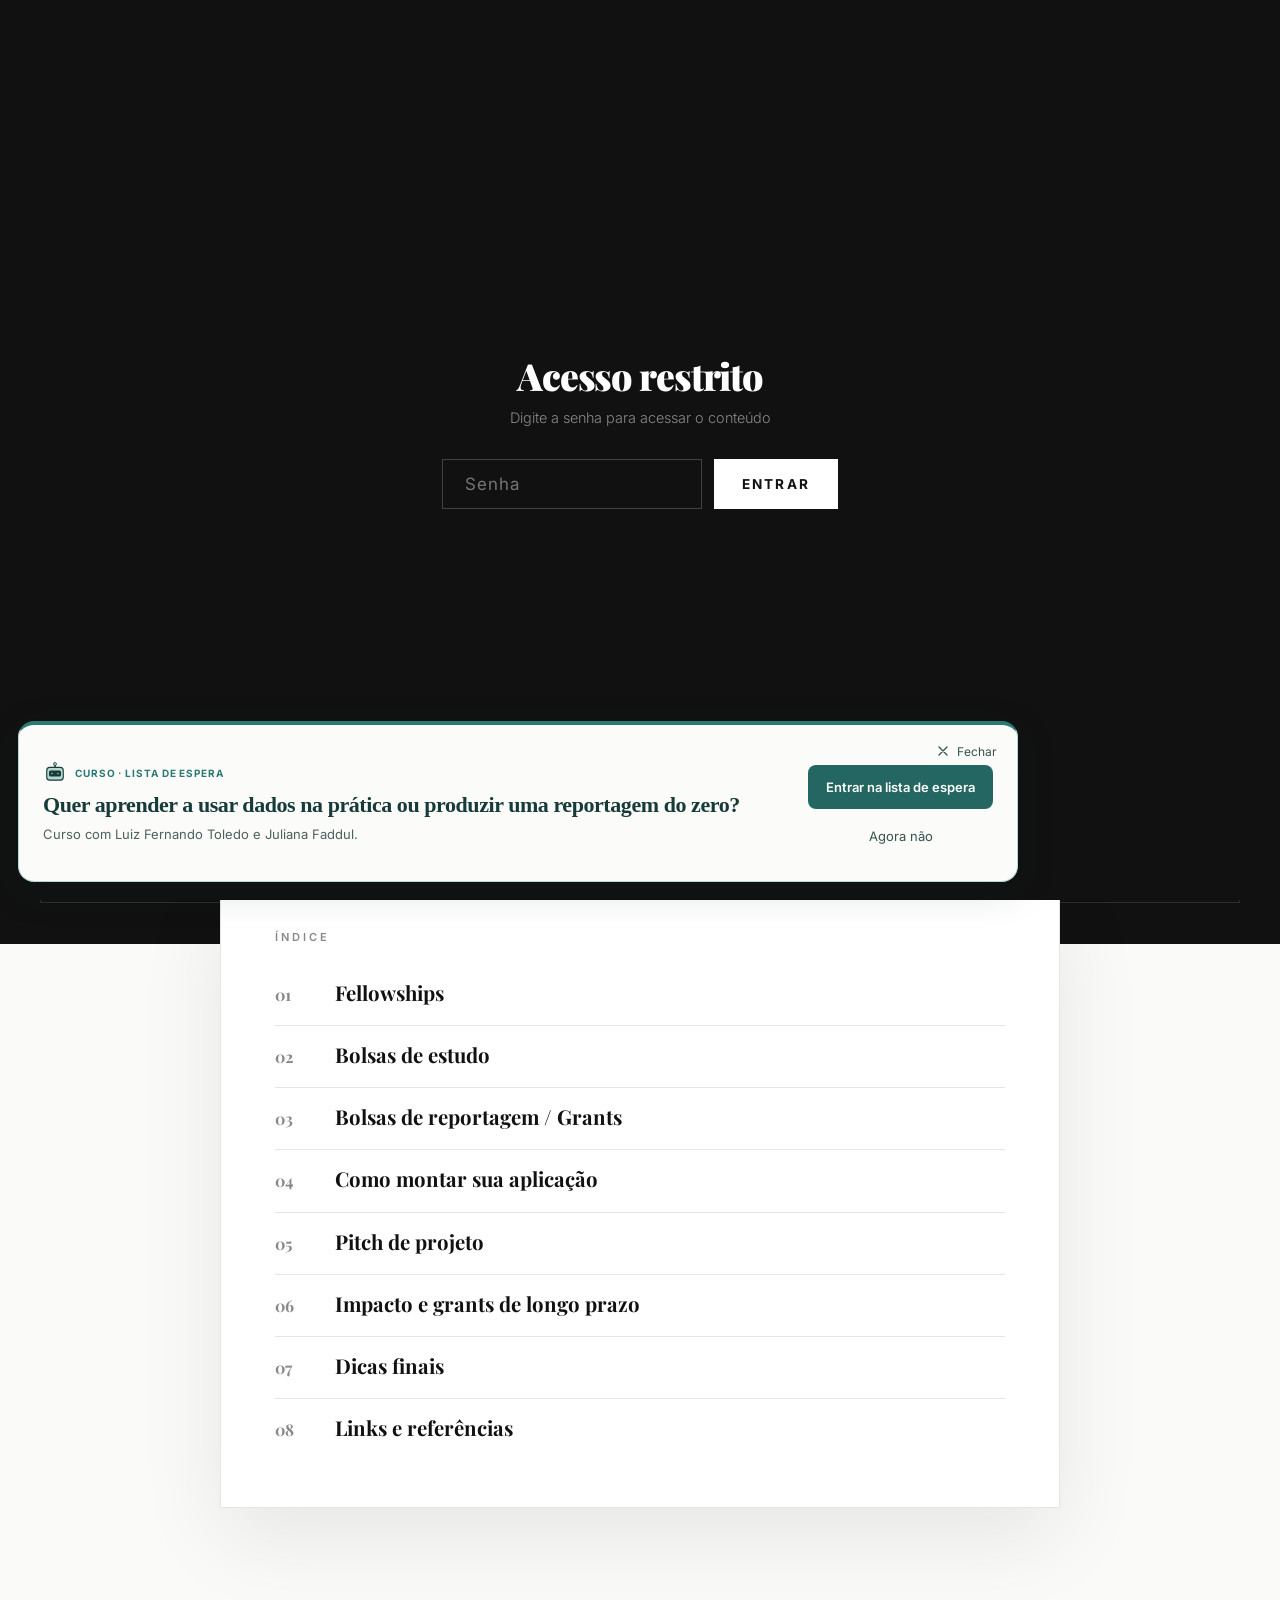
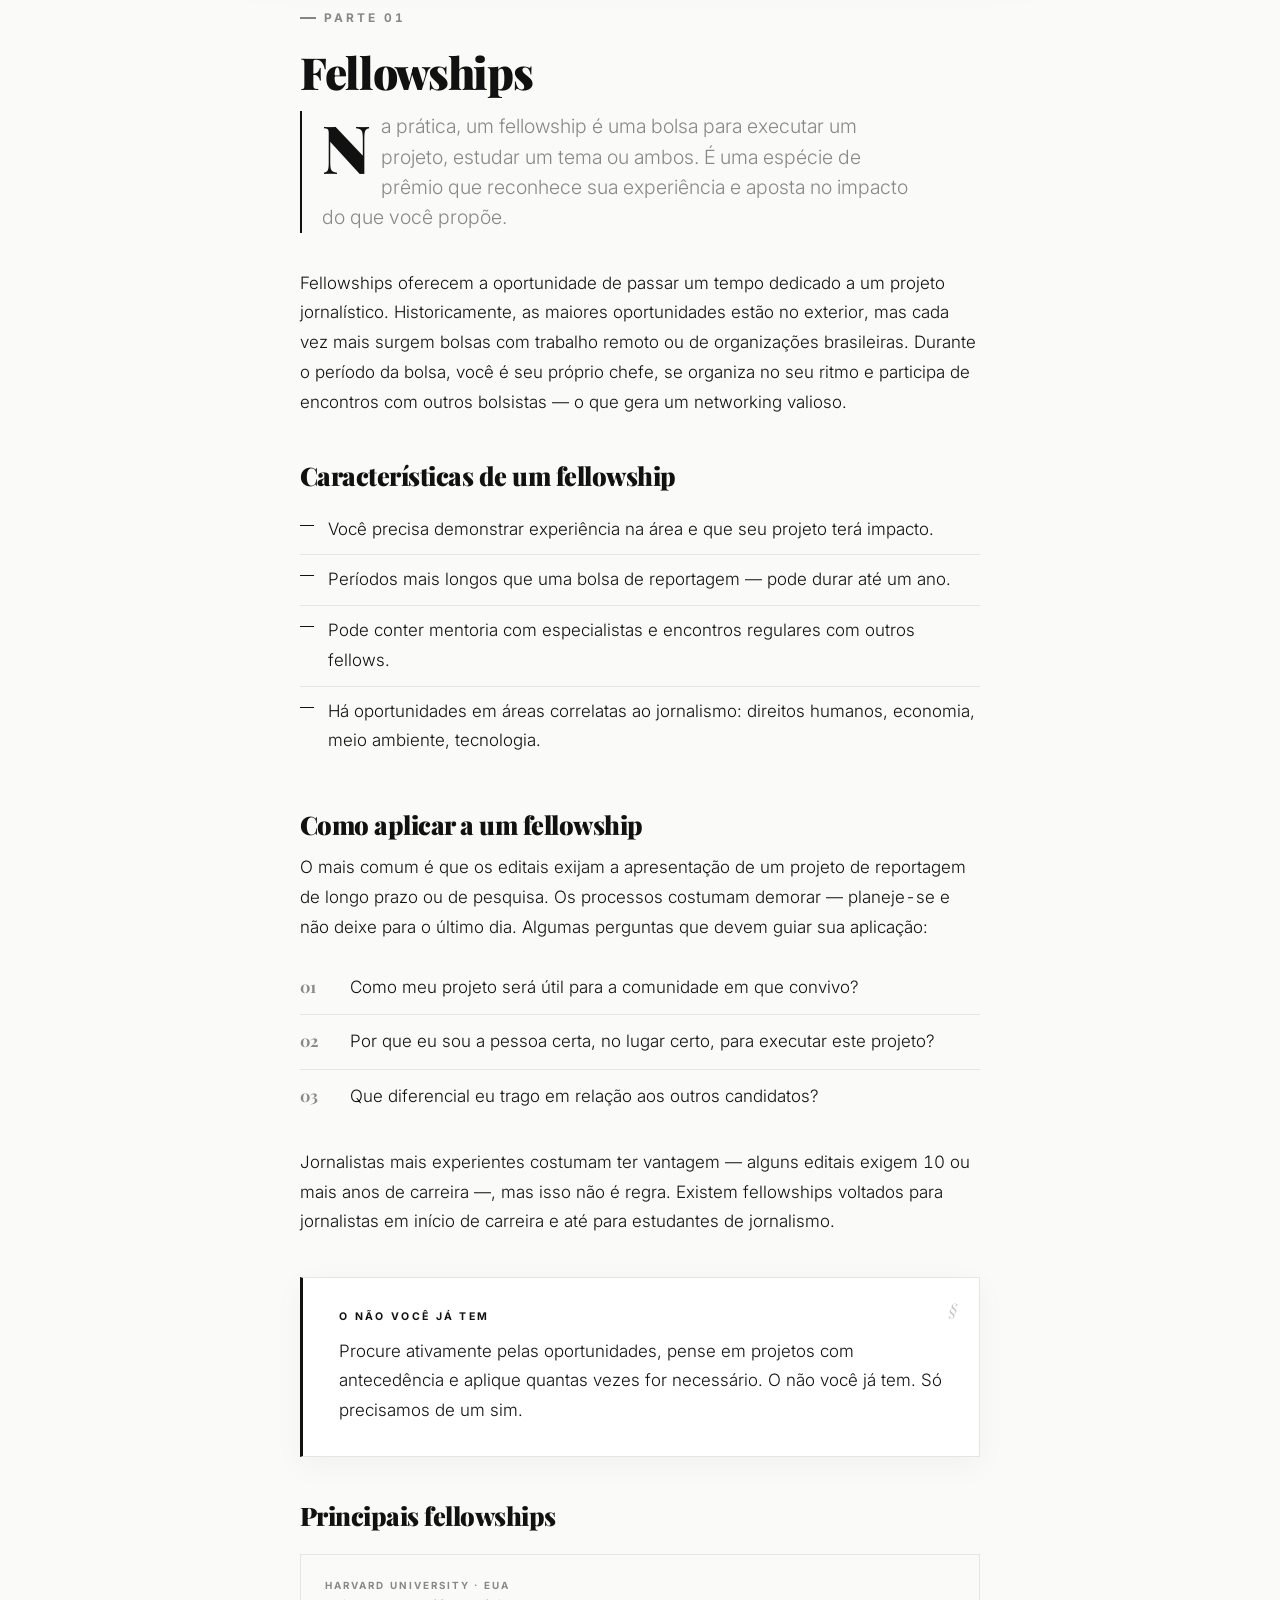
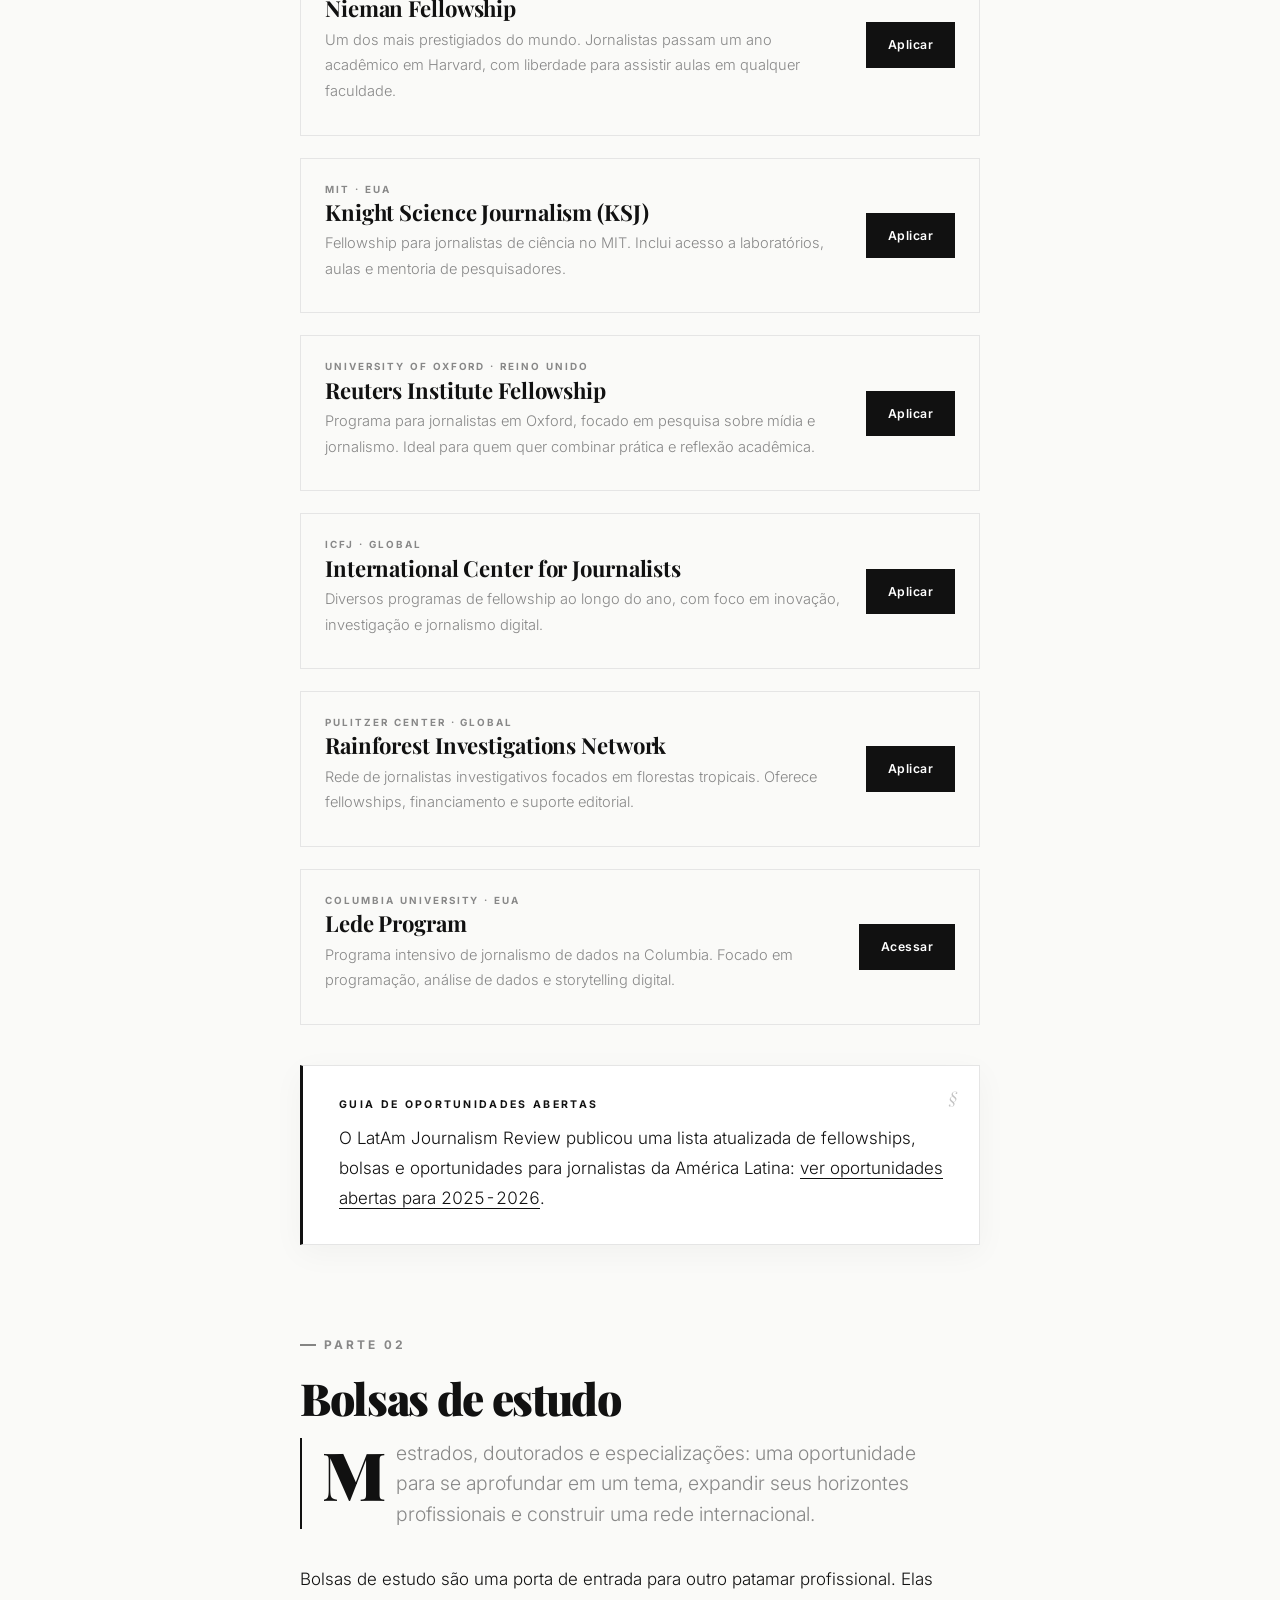
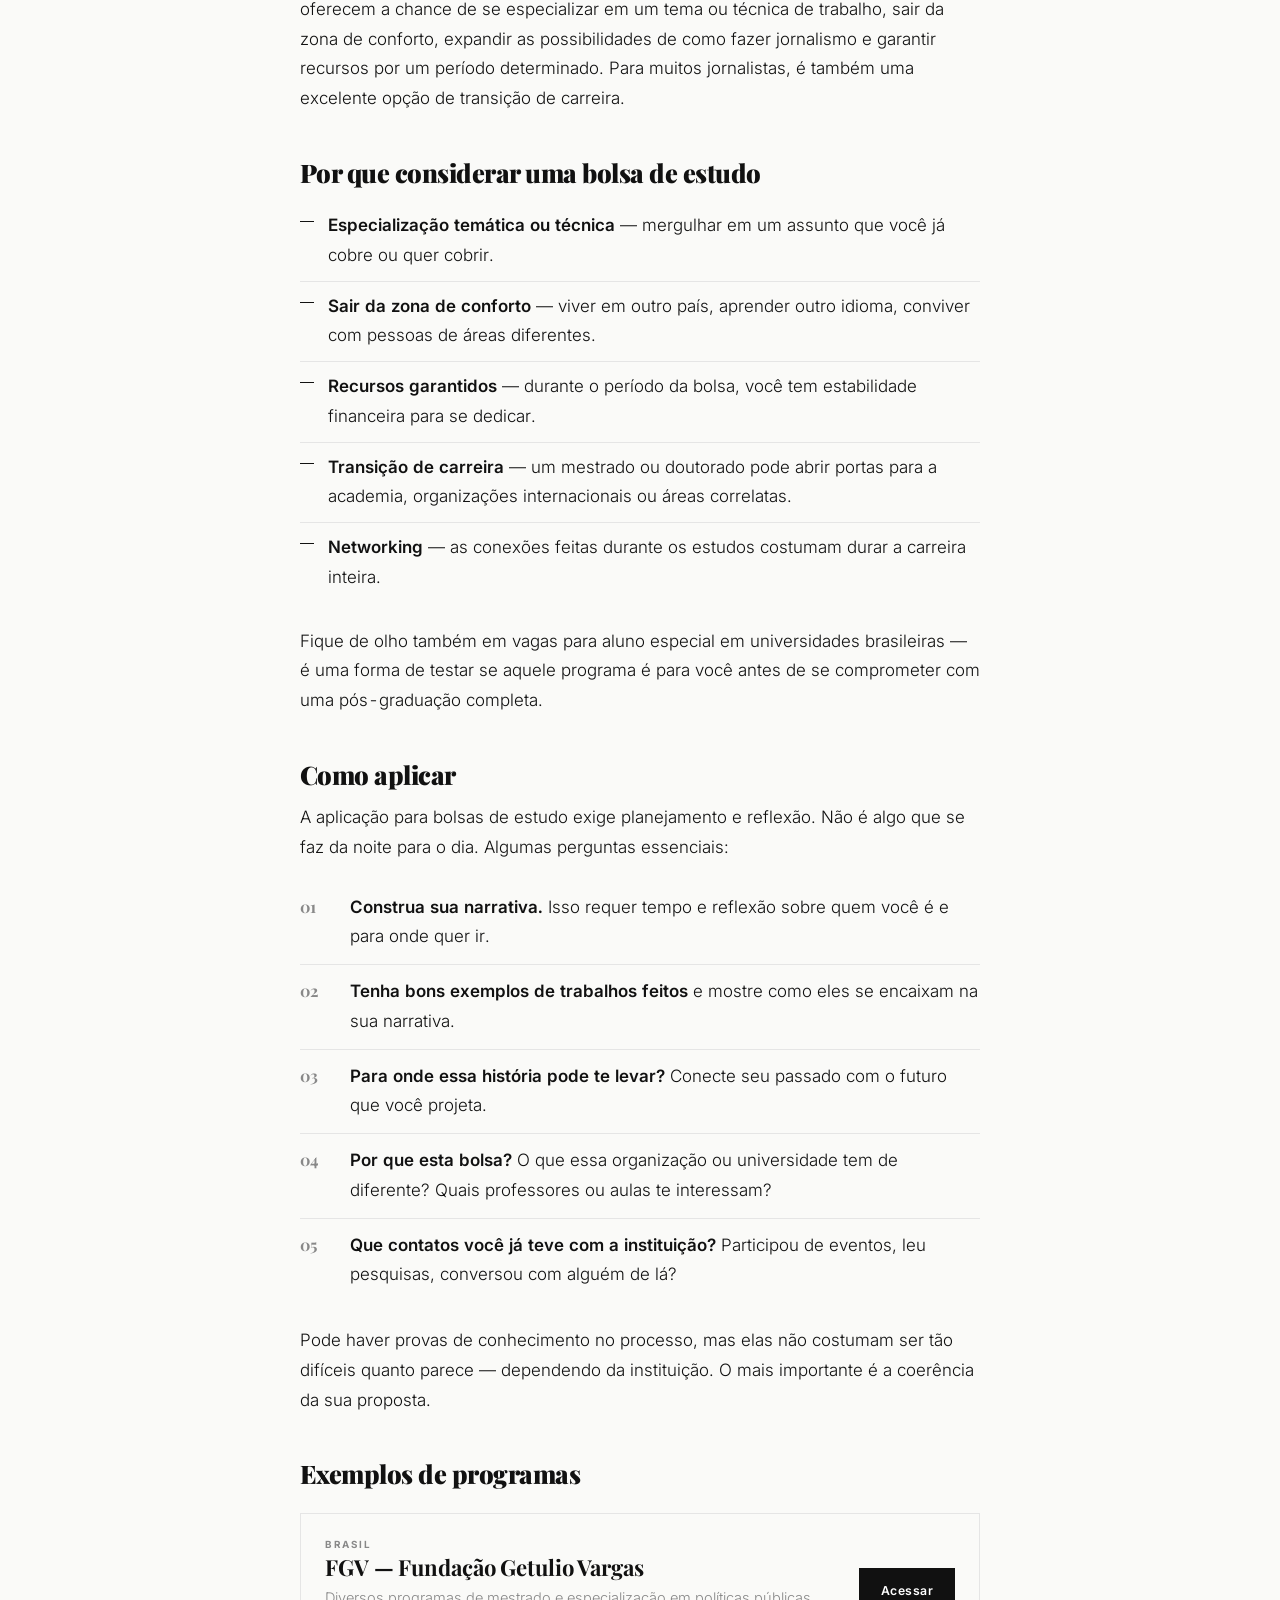
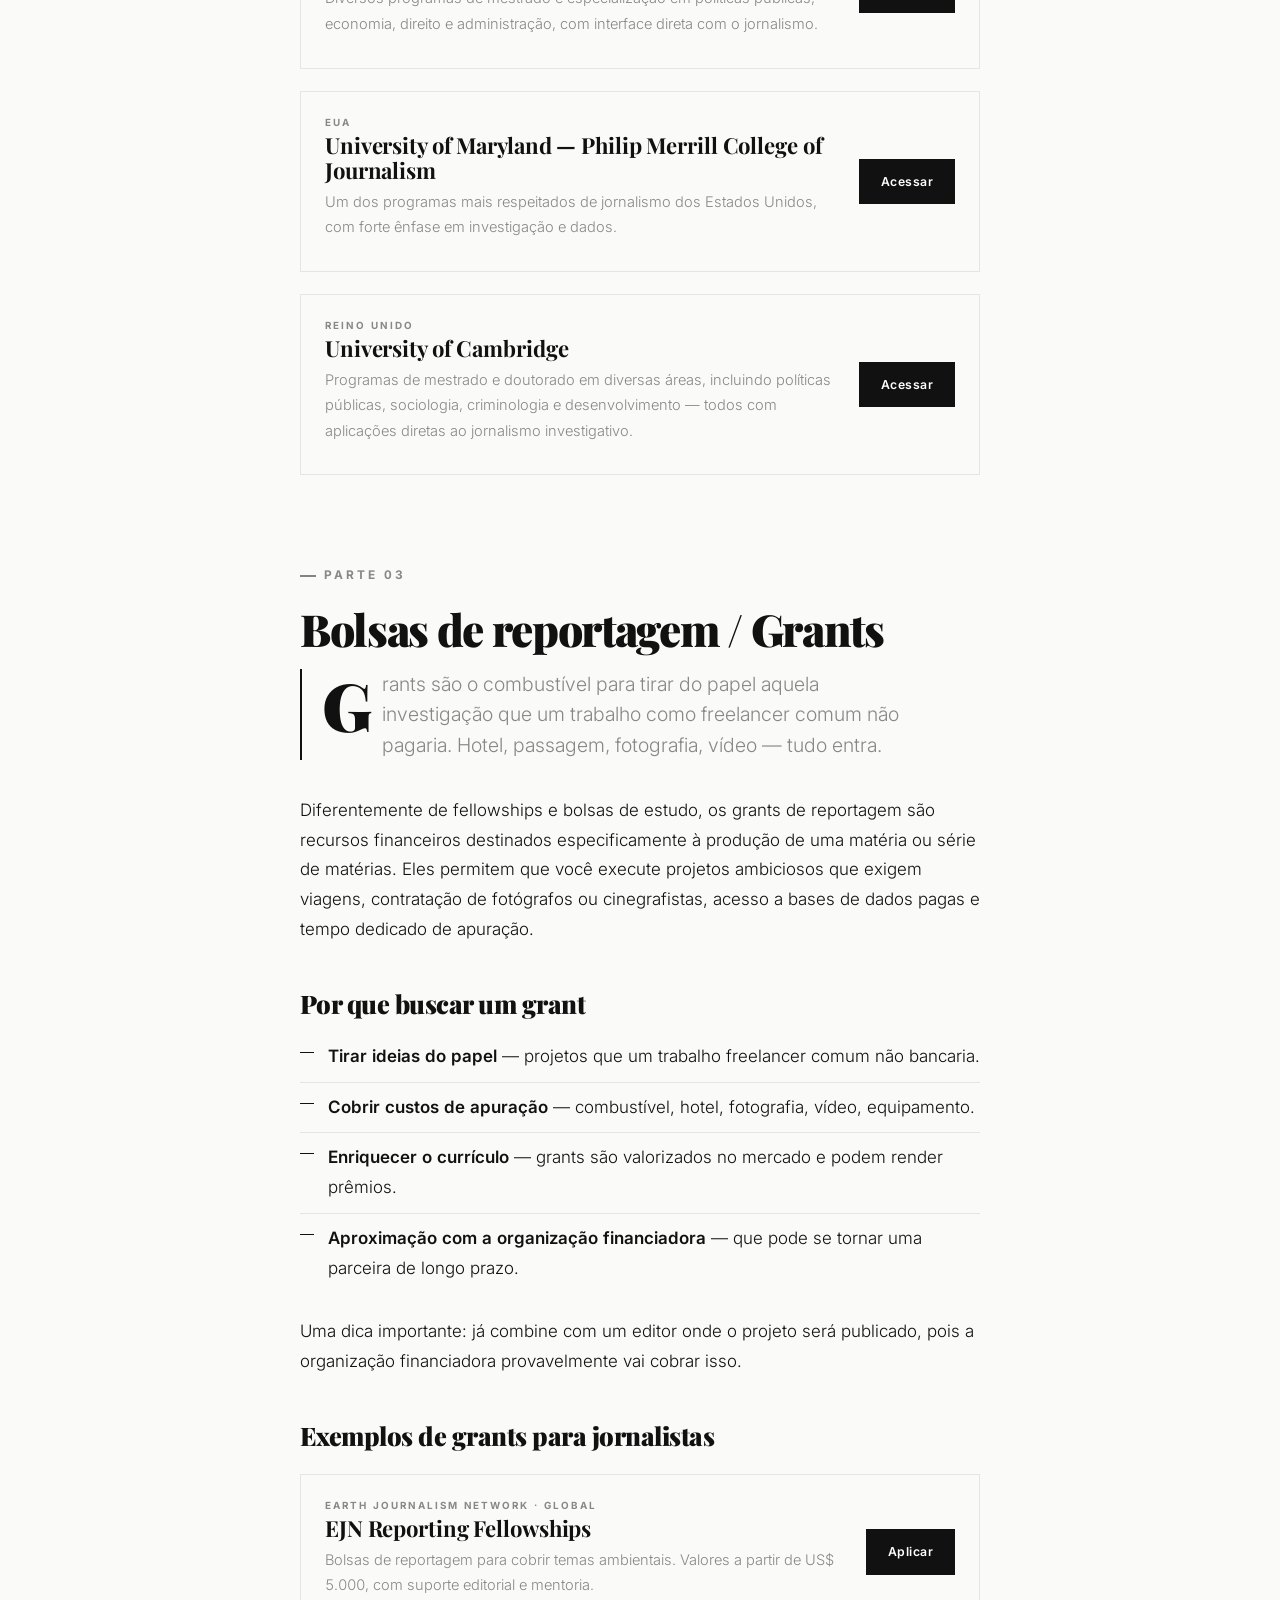
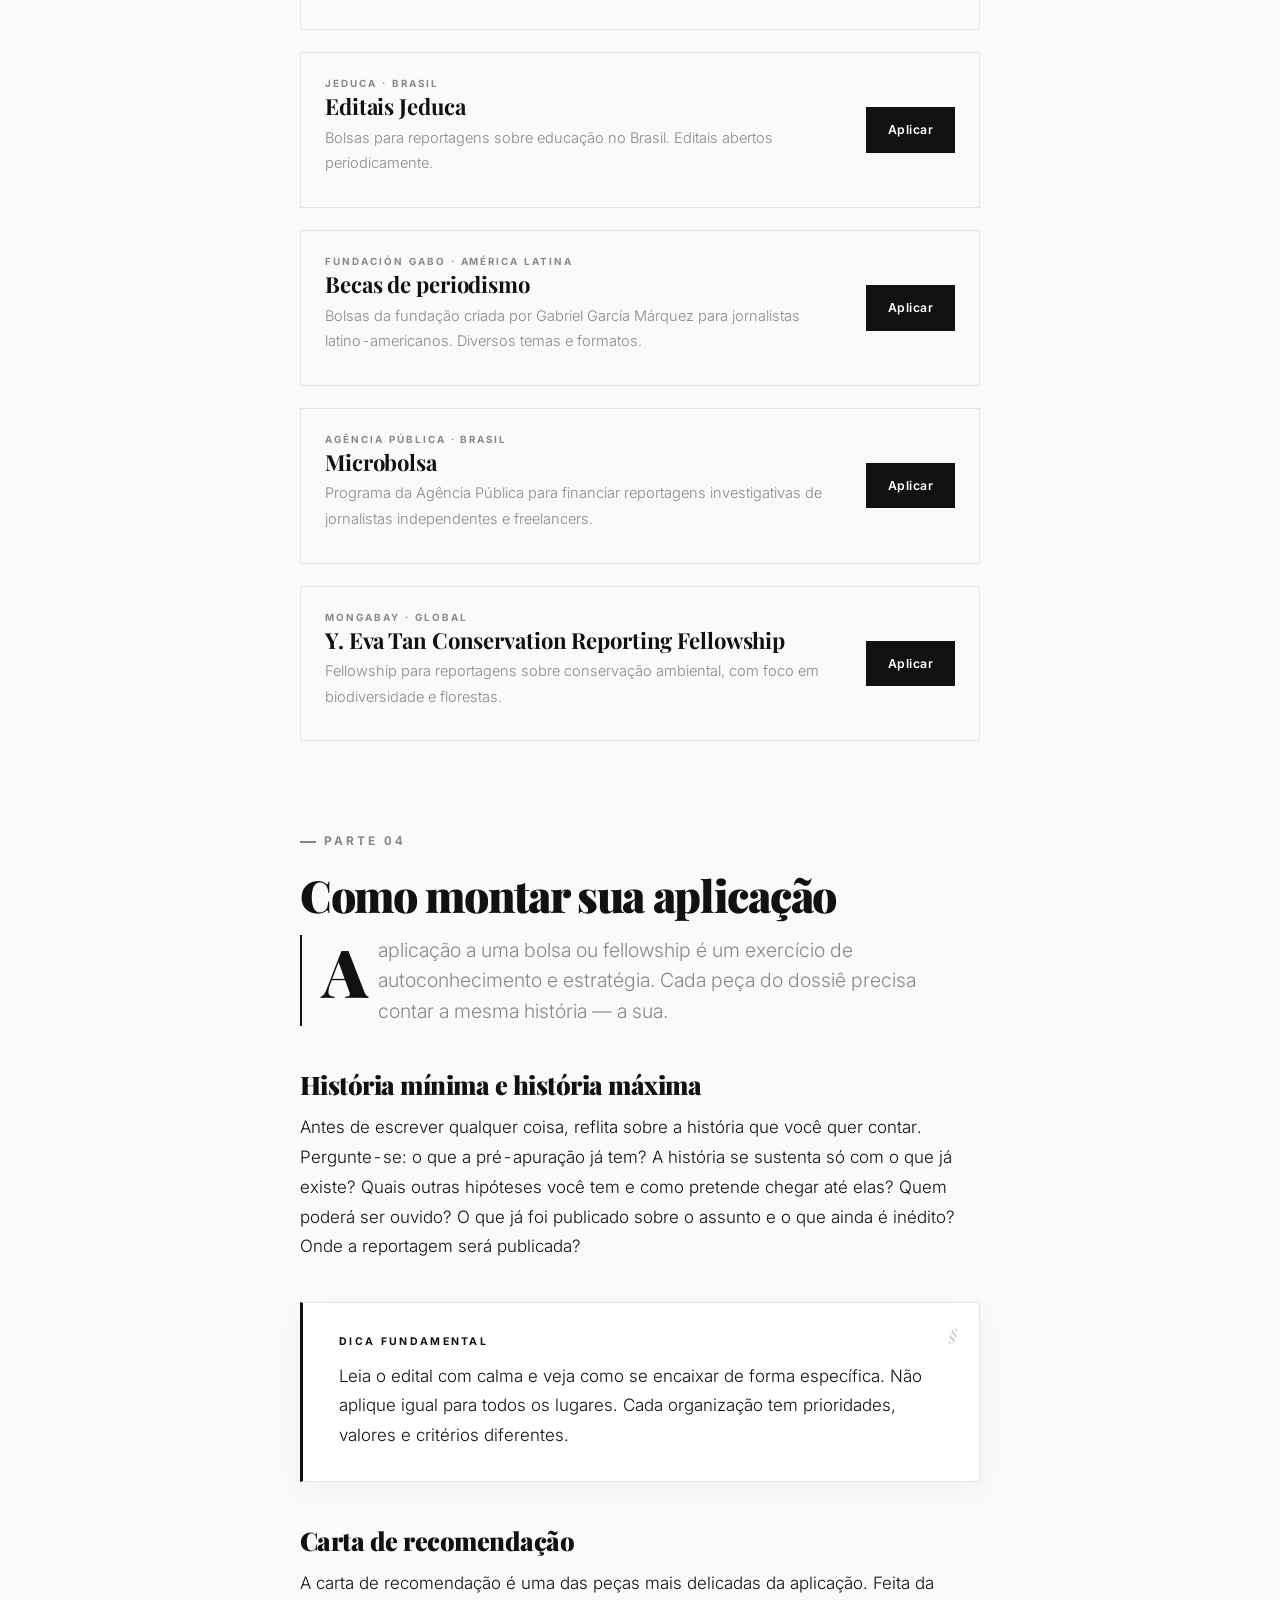
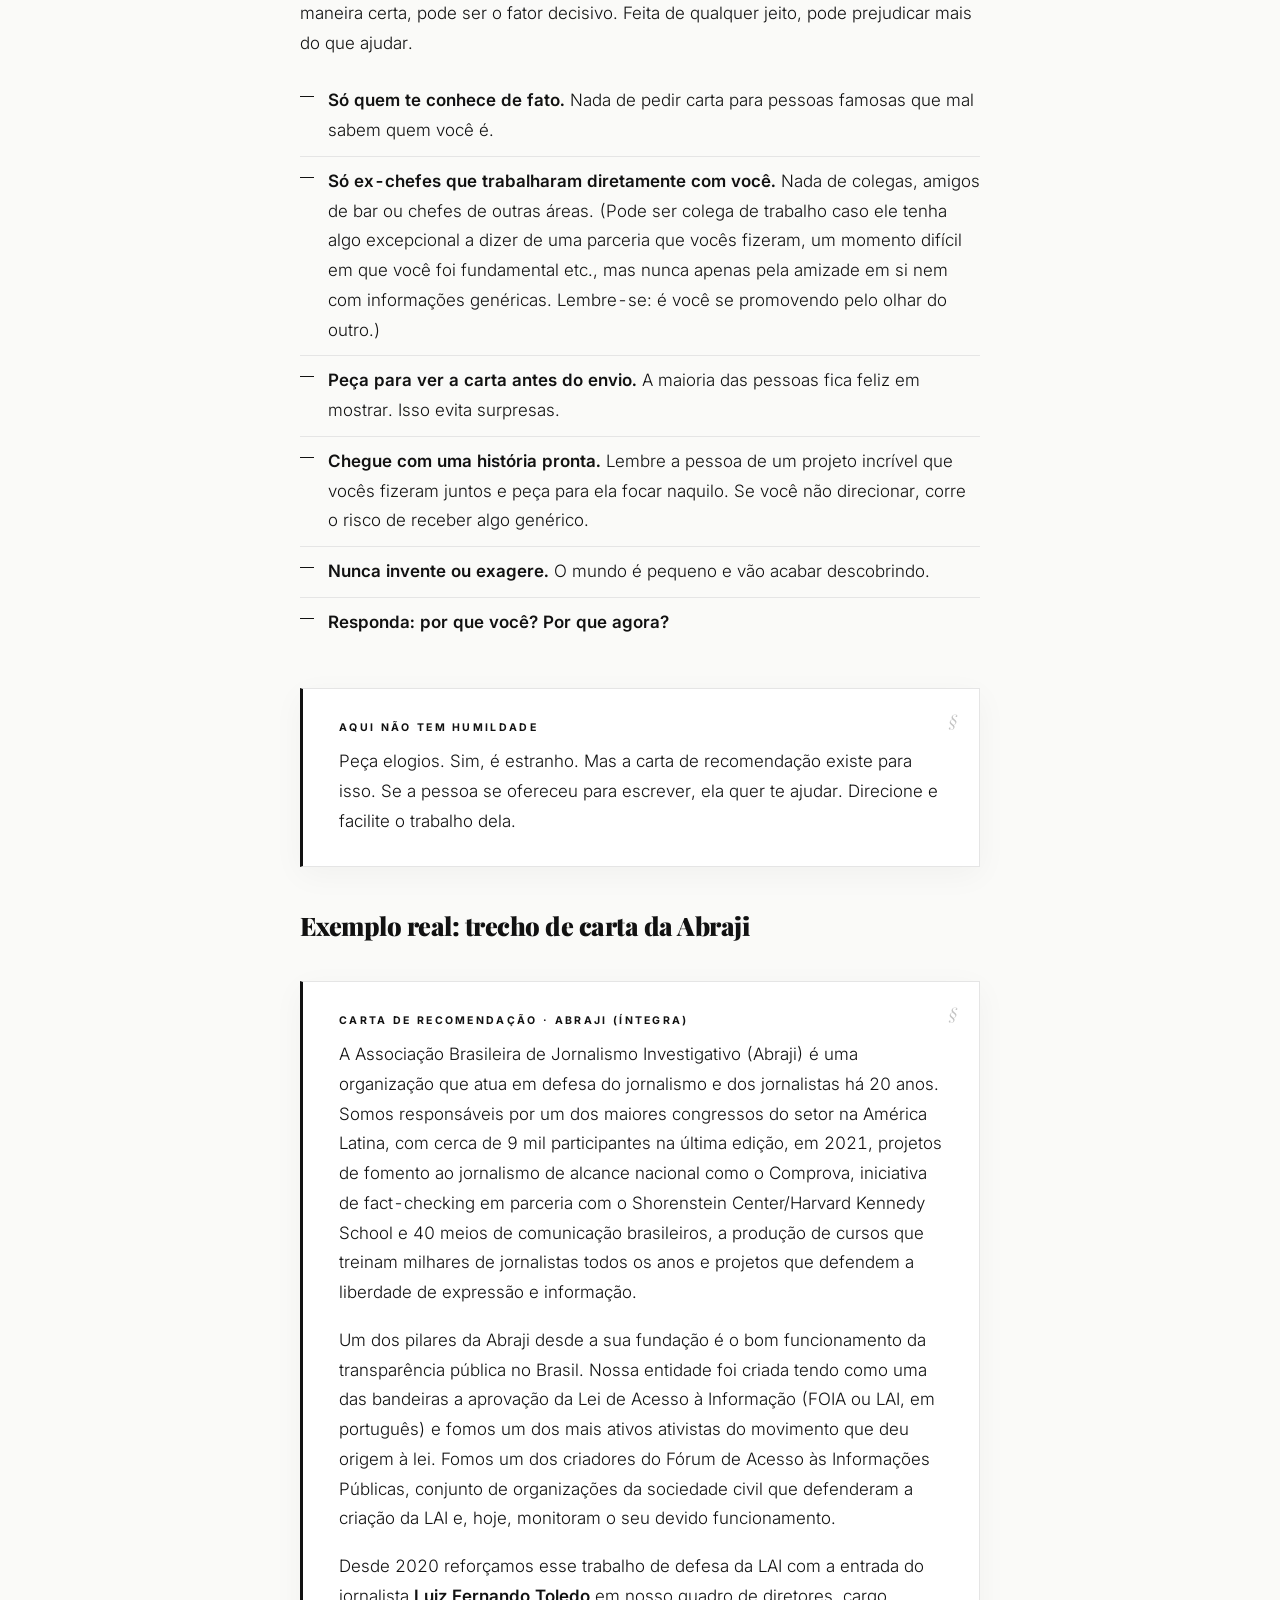
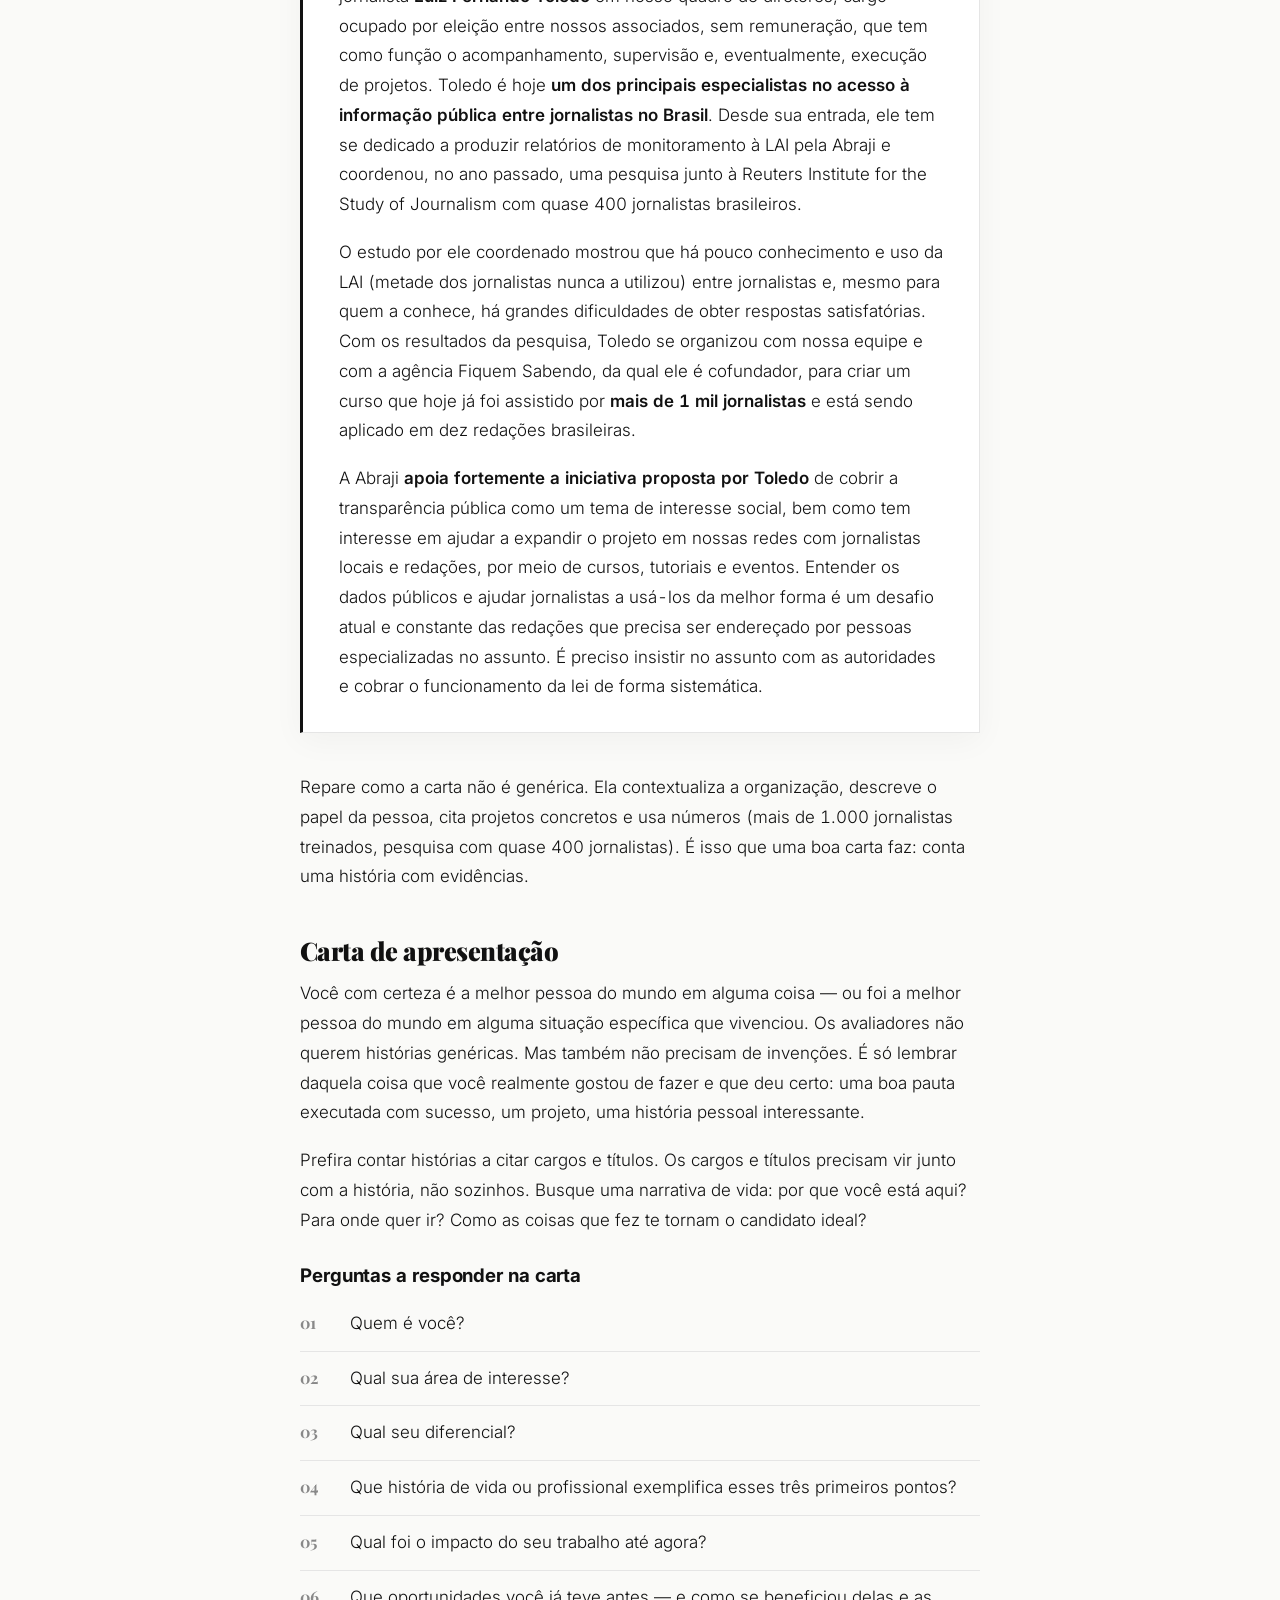
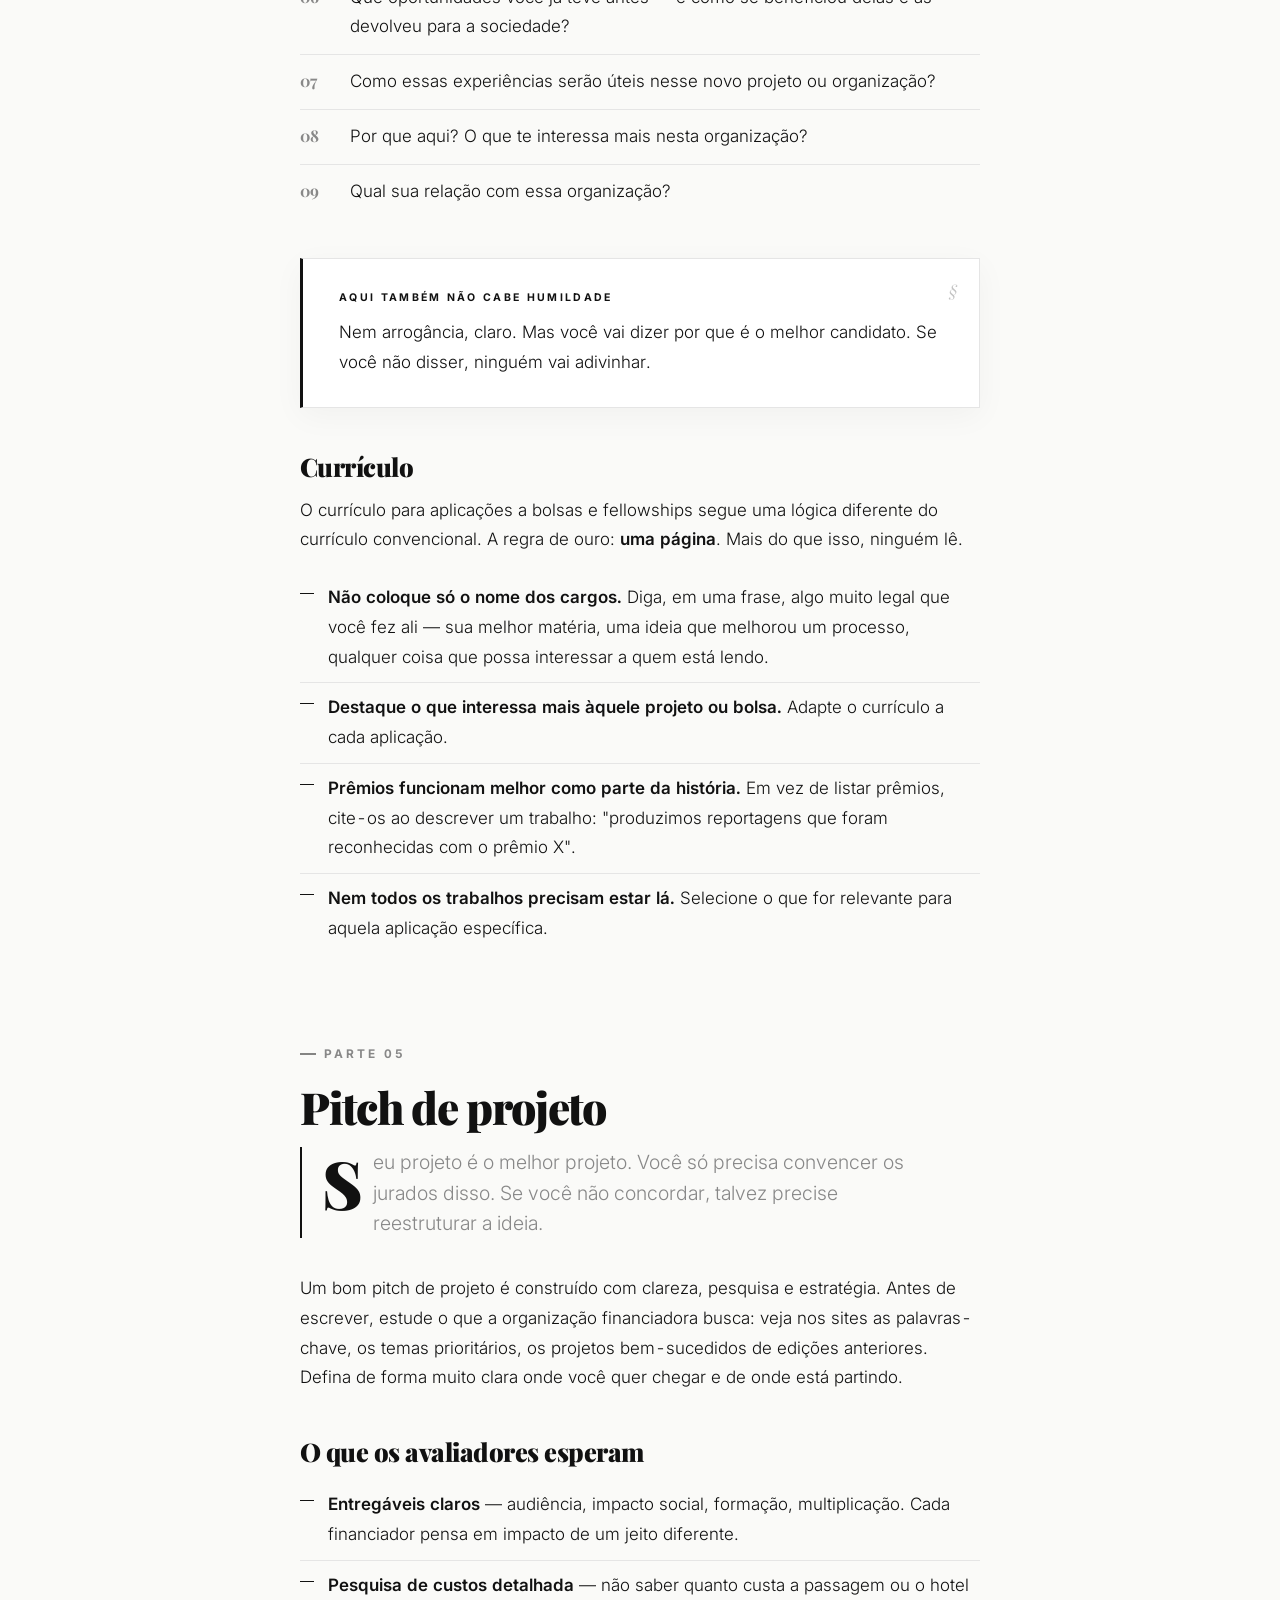
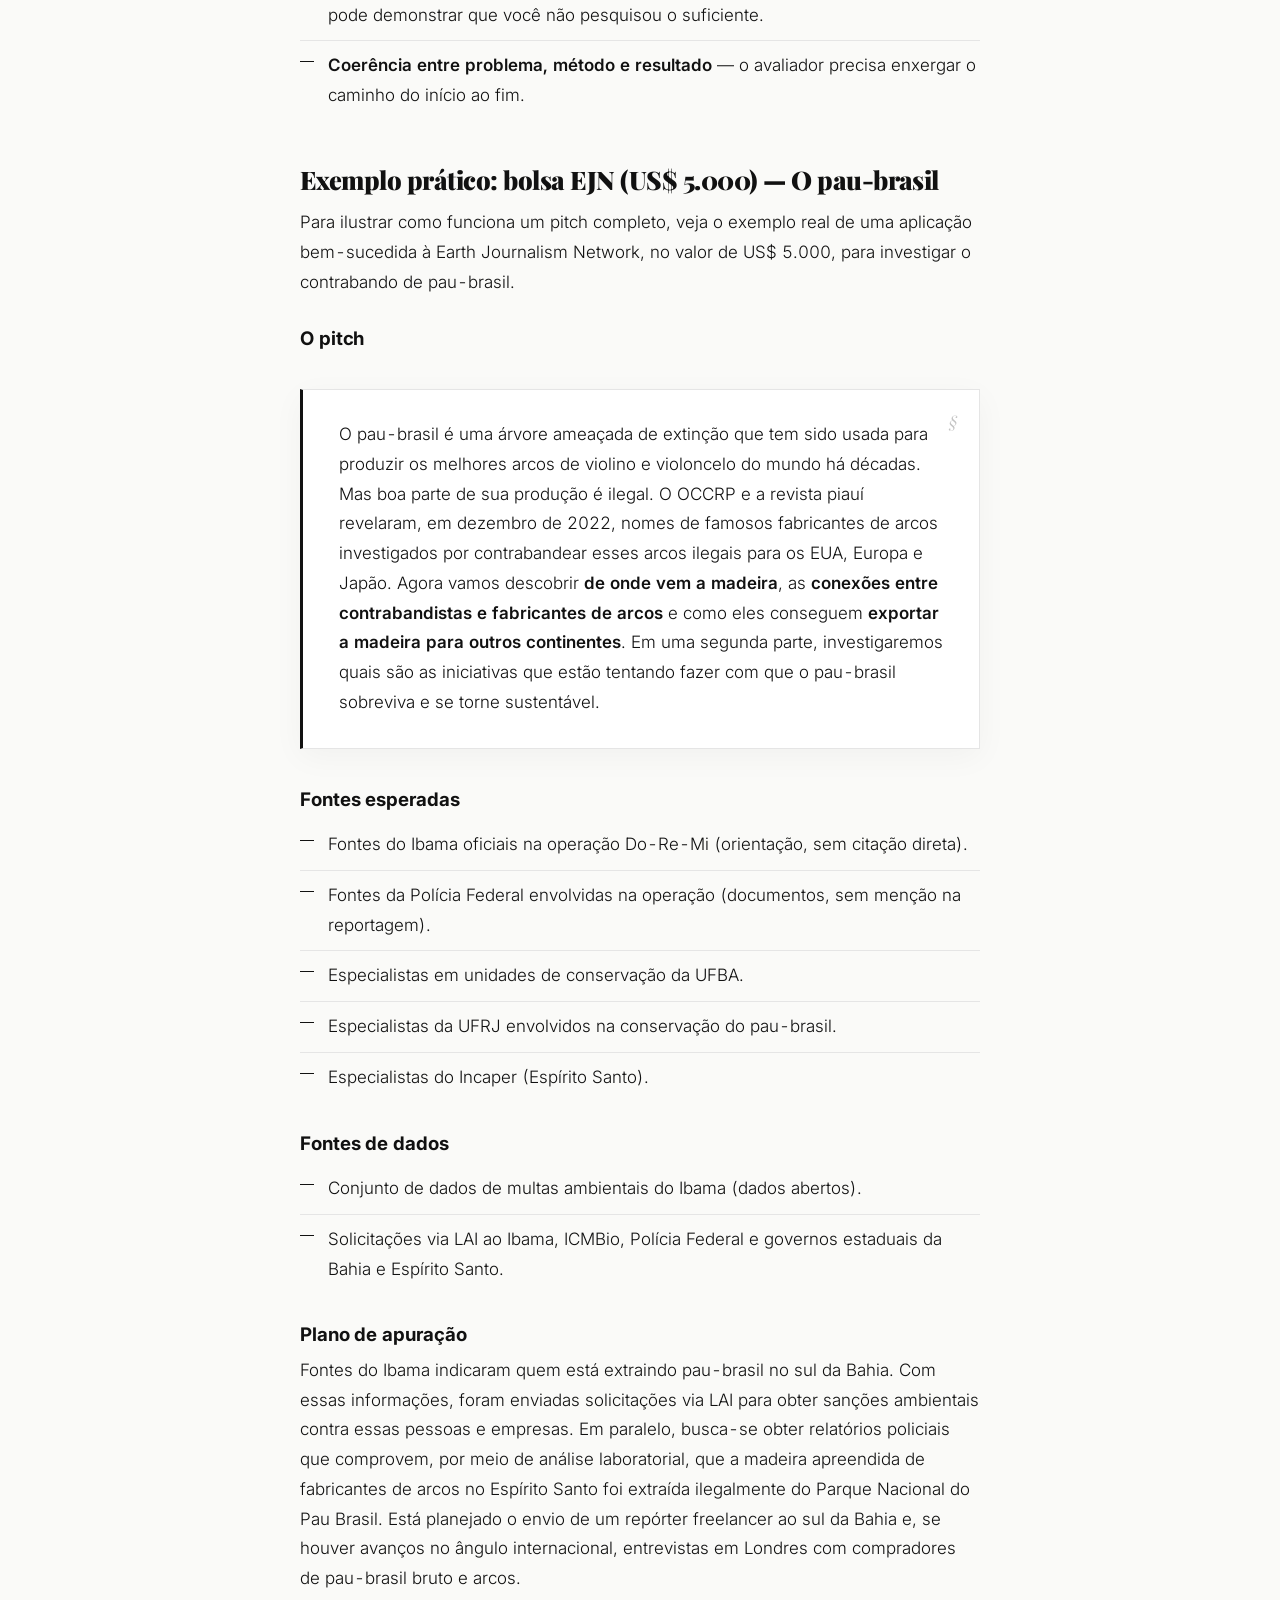
<file: financiamento/apostila.html>
<!DOCTYPE html>
<html lang="pt-BR">

<head>
    <meta charset="UTF-8">
    <meta name="viewport" content="width=device-width, initial-scale=1.0">
    <meta name="referrer" content="no-referrer">
    <title>Apostila · $$$$$ — Como conseguir dinheiro para o seu projeto jornalístico</title>
    <link
        href="https://fonts.googleapis.com/css2?family=Playfair+Display:wght@400;700;900&family=Inter:wght@300;400;500;600;700&display=swap"
        rel="stylesheet">
    <style>
        :root {
            --black: #111;
            --white: #fff;
            --mid: #888;
            --light-gray: #e5e5e5;
            --cream: #f7f5f1;
            --accent: #111;
        }

        * { margin: 0; padding: 0; box-sizing: border-box; }

        html { scroll-behavior: smooth; }

        body {
            font-family: 'Inter', -apple-system, BlinkMacSystemFont, sans-serif;
            color: var(--black);
            background: #fafaf8;
            font-weight: 300;
            line-height: 1.75;
            font-size: 17px;
            font-variant-numeric: tabular-nums;
            font-feature-settings: "kern", "liga";
        }

        /* ======================================== */
        /* READING PROGRESS BAR                     */
        /* ======================================== */
        .reading-progress {
            position: fixed;
            top: 0; left: 0; right: 0;
            height: 44px;
            background: rgba(255,255,255,0.92);
            backdrop-filter: blur(12px);
            -webkit-backdrop-filter: blur(12px);
            border-bottom: 1px solid rgba(0,0,0,0.06);
            z-index: 100;
            display: flex;
            align-items: center;
            padding: 0 26px;
            justify-content: space-between;
            font-family: 'Inter', sans-serif;
            font-size: 10px;
            font-weight: 700;
            letter-spacing: 0.2em;
            text-transform: uppercase;
            color: var(--mid);
        }
        .reading-progress .rp-label {
            position: relative;
            padding-left: 18px;
            color: var(--black);
            max-width: 55%;
            white-space: nowrap;
            overflow: hidden;
            text-overflow: ellipsis;
        }
        .reading-progress .rp-label::before {
            content: "";
            position: absolute;
            left: 0; top: 50%;
            width: 10px; height: 1px;
            background: var(--black);
            transform: translateY(-50%);
        }
        .reading-progress .rp-percent {
            font-family: 'Playfair Display', serif;
            font-style: italic;
            font-size: 14px;
            letter-spacing: 0.02em;
            color: var(--black);
            text-transform: none;
        }
        .reading-progress .rp-percent strong {
            font-weight: 900;
            font-style: normal;
        }
        .reading-progress .rp-track {
            position: absolute;
            bottom: -1px; left: 0;
            height: 2px;
            background: var(--black);
            width: 0;
            transition: width 0.15s linear;
        }

        a { color: var(--black); border-bottom: 1px solid var(--black); text-decoration: none; transition: opacity .2s; }
        a:hover { opacity: 0.65; }

        strong, b { font-weight: 600; color: var(--black); }
        em, i { font-style: italic; }

        h1, h2, h3, h4 {
            font-family: 'Playfair Display', Georgia, serif;
            font-weight: 900;
            color: var(--black);
            letter-spacing: -0.02em;
            line-height: 1.15;
        }

        /* ===== STICKY NAV MENU ===== */
        .nav-menu {
            position: fixed;
            top: 44px; left: 0; right: 0;
            background: rgba(255,255,255,0.97);
            backdrop-filter: blur(10px);
            -webkit-backdrop-filter: blur(10px);
            border-bottom: 1px solid rgba(0,0,0,0.1);
            z-index: 90;
            display: flex;
            gap: 0;
            overflow-x: auto;
            padding: 0 24px;
            -webkit-overflow-scrolling: touch;
            scrollbar-width: none;
        }
        .nav-menu::-webkit-scrollbar { display: none; }
        .nav-menu a {
            font-family: 'Inter', sans-serif;
            font-size: 11px;
            font-weight: 600;
            letter-spacing: 0.08em;
            text-transform: uppercase;
            color: var(--mid);
            text-decoration: none;
            border: none !important;
            border-bottom: 2px solid transparent !important;
            padding: 13px 18px;
            white-space: nowrap;
            transition: color 0.2s, border-bottom-color 0.2s;
            flex-shrink: 0;
        }
        .nav-menu a:hover { color: var(--black); opacity: 1; }
        .nav-menu a.active {
            color: var(--black);
            border-bottom-color: var(--black) !important;
        }
        html { scroll-padding-top: 100px; }

        /* ===== HEADER ===== */
        .site-header {
            background: var(--black);
            color: var(--white);
            padding: 160px 40px 110px;
            text-align: center;
            border-bottom: 1px solid var(--black);
            position: relative;
        }
        .site-header::before {
            content: "";
            position: absolute;
            top: 80px; right: 40px; bottom: 40px; left: 40px;
            border: 1px solid rgba(255,255,255,0.12);
            pointer-events: none;
        }
        .site-header .eyebrow {
            font-family: 'Inter', sans-serif;
            font-size: 0.7em;
            font-weight: 700;
            letter-spacing: 0.28em;
            color: rgba(255,255,255,0.55);
            text-transform: uppercase;
            margin-bottom: 26px;
        }
        .site-header h1 {
            color: var(--white);
            font-size: 3.2em;
            max-width: 900px;
            margin: 0 auto;
            line-height: 1.05;
        }
        .site-header .divider {
            width: 60px; height: 2px; background: var(--white);
            margin: 32px auto;
        }
        .site-header .authors {
            font-family: 'Inter', sans-serif;
            color: rgba(255,255,255,0.78);
            font-size: 1.05em;
            letter-spacing: 0.05em;
        }
        .site-header .subtitle {
            color: rgba(255,255,255,0.5);
            font-size: 0.8em;
            margin-top: 10px;
            letter-spacing: 0.06em;
        }

        /* ===== NAVIGATION INDEX ===== */
        .index {
            max-width: 840px;
            margin: -60px auto 0;
            background: var(--white);
            padding: 46px 54px;
            border: 1px solid var(--light-gray);
            box-shadow: 0 30px 80px rgba(0,0,0,0.08);
            position: relative;
            z-index: 2;
        }
        .index h2 {
            font-size: 0.65em;
            font-weight: 600;
            letter-spacing: 0.28em;
            text-transform: uppercase;
            color: var(--mid);
            font-family: 'Inter', sans-serif;
            margin-bottom: 20px;
        }
        .index ol {
            list-style: none;
            counter-reset: idx;
            padding: 0;
        }
        .index ol li {
            counter-increment: idx;
            padding: 16px 0;
            border-bottom: 1px solid var(--light-gray);
            display: grid;
            grid-template-columns: 60px 1fr;
            align-items: baseline;
        }
        .index ol li:last-child { border-bottom: none; }
        .index ol li::before {
            content: counter(idx, decimal-leading-zero);
            font-family: 'Playfair Display', serif;
            font-weight: 700;
            font-size: 0.95em;
            color: var(--mid);
        }
        .index ol li a {
            font-family: 'Playfair Display', serif;
            font-weight: 700;
            font-size: 1.2em;
            color: var(--black);
            border: none;
            line-height: 1.25;
        }
        .index ol li a:hover { opacity: 0.6; }

        /* ===== CONTENT ===== */
        .content {
            max-width: 760px;
            margin: 100px auto 120px;
            padding: 0 40px;
        }

        .content section { margin-bottom: 90px; }

        .content h2 {
            font-size: 2.6em;
            margin-bottom: 8px;
            letter-spacing: -0.03em;
        }
        .content .section-number {
            display: block;
            font-family: 'Inter', sans-serif;
            font-size: 0.7em;
            font-weight: 700;
            letter-spacing: 0.25em;
            text-transform: uppercase;
            color: var(--mid);
            margin-bottom: 18px;
            position: relative;
            padding-left: 24px;
        }
        .content .section-number::before {
            content: "";
            position: absolute;
            left: 0; top: 50%;
            width: 16px; height: 1px;
            background: var(--black);
            transform: translateY(-50%);
        }

        /* First paragraph drop cap */
        .content section > p:first-of-type::first-letter {
            font-family: 'Playfair Display', serif;
            font-weight: 900;
            font-size: 3.4em;
            line-height: 0.85;
            float: left;
            padding: 8px 10px 0 0;
            color: var(--black);
        }
        .content .section-lead {
            font-size: 1.15em;
            color: var(--mid);
            font-weight: 300;
            margin: 14px 0 36px;
            line-height: 1.55;
            max-width: 620px;
            border-left: 2px solid var(--black);
            padding-left: 20px;
        }
        .content h3 {
            font-size: 1.5em;
            margin: 44px 0 14px;
        }
        .content h4 {
            font-size: 1.1em;
            margin: 30px 0 10px;
            font-family: 'Inter', sans-serif;
            font-weight: 700;
            letter-spacing: -0.005em;
        }
        .content p {
            margin-bottom: 18px;
            color: var(--black);
        }
        .content p.muted { color: var(--mid); }

        .content ul, .content ol {
            padding-left: 0;
            margin-bottom: 24px;
            list-style: none;
        }
        .content ul li {
            position: relative;
            padding: 10px 0 10px 28px;
            border-bottom: 1px solid var(--light-gray);
        }
        .content ul li:last-child { border-bottom: none; }
        .content ul li::before {
            content: "";
            position: absolute;
            left: 0; top: 20px;
            width: 14px; height: 1px;
            background: var(--black);
        }
        .content ol { counter-reset: enum; }
        .content ol li {
            counter-increment: enum;
            position: relative;
            padding: 12px 0 12px 50px;
            border-bottom: 1px solid var(--light-gray);
        }
        .content ol li::before {
            content: counter(enum, decimal-leading-zero);
            position: absolute;
            left: 0; top: 12px;
            font-family: 'Playfair Display', serif;
            font-weight: 700;
            font-size: 0.95em;
            color: var(--mid);
        }
        .content ol li:last-child { border-bottom: none; }

        blockquote {
            font-family: 'Playfair Display', serif;
            font-style: italic;
            font-weight: 400;
            font-size: 1.35em;
            line-height: 1.35;
            color: var(--black);
            margin: 36px 0;
            padding: 0 0 0 32px;
            border-left: 2px solid var(--black);
            max-width: 680px;
        }
        blockquote cite {
            display: block;
            font-family: 'Inter', sans-serif;
            font-style: normal;
            font-size: 0.45em;
            font-weight: 700;
            letter-spacing: 0.2em;
            text-transform: uppercase;
            color: var(--mid);
            margin-top: 16px;
        }

        .callout {
            background: var(--white);
            padding: 30px 36px;
            margin: 40px 0;
            border: 1px solid var(--light-gray);
            border-left: 3px solid var(--black);
            position: relative;
            box-shadow: 0 8px 30px rgba(0,0,0,0.04);
        }
        .callout::before {
            content: "\00a7";
            position: absolute;
            top: 18px; right: 22px;
            font-family: 'Playfair Display', serif;
            font-style: italic;
            font-size: 16px;
            color: var(--mid);
            opacity: 0.5;
        }
        .callout .callout-title {
            font-family: 'Inter', sans-serif;
            font-size: 0.62em;
            font-weight: 700;
            letter-spacing: 0.22em;
            text-transform: uppercase;
            color: var(--black);
            margin-bottom: 10px;
        }
        .callout p:last-child { margin-bottom: 0; }

        /* Tool cards */
        .tool-list {
            display: grid;
            gap: 22px;
            margin: 24px 0;
        }
        .tool-item {
            border: 1px solid var(--light-gray);
            padding: 22px 24px;
            display: grid;
            grid-template-columns: 1fr auto;
            gap: 20px;
            align-items: center;
        }
        .tool-item h4 {
            margin: 0 0 4px;
            font-family: 'Playfair Display', serif;
            font-size: 1.3em;
        }
        .tool-item .tool-org {
            font-size: 0.58em;
            font-weight: 700;
            letter-spacing: 0.2em;
            text-transform: uppercase;
            color: var(--mid);
            display: block;
            margin-bottom: 2px;
        }
        .tool-item p {
            margin: 6px 0 8px;
            font-size: 0.86em;
            color: var(--mid);
        }
        .tool-item a.go {
            font-size: 0.72em;
            font-weight: 600;
            letter-spacing: 0.04em;
            color: var(--white);
            background: var(--black);
            padding: 12px 22px;
            border: none;
            white-space: nowrap;
        }
        .tool-item a.go:hover { opacity: 0.8; }

        /* Steps */
        .steps-list {
            counter-reset: step;
            border-left: 2px solid var(--black);
            padding-left: 28px;
            margin: 24px 0;
        }
        .steps-list li {
            counter-increment: step;
            padding: 10px 0;
            list-style: none;
            border: none;
            position: relative;
        }
        .steps-list li::before {
            content: "Etapa " counter(step);
            display: block;
            font-family: 'Inter', sans-serif;
            font-size: 0.62em;
            font-weight: 700;
            letter-spacing: 0.2em;
            text-transform: uppercase;
            color: var(--mid);
            margin-bottom: 2px;
        }
        .steps-list li strong {
            font-family: 'Playfair Display', serif;
            font-size: 1.1em;
            display: block;
            margin-bottom: 4px;
        }

        /* Compare grid */
        .compare-grid {
            display: grid;
            grid-template-columns: 1fr 1fr;
            gap: 36px;
            margin: 24px 0;
            border-top: 1px solid var(--light-gray);
            padding-top: 20px;
        }
        .compare-grid h4 {
            font-family: 'Playfair Display', serif;
            font-weight: 900;
            font-size: 1.2em;
            margin-bottom: 10px;
        }
        .compare-grid ul li {
            font-size: 0.86em;
            padding: 8px 0 8px 22px;
        }
        .compare-grid ul li::before { top: 18px; width: 12px; }

        /* Figures */
        figure {
            margin: 28px 0;
            background: var(--cream);
            padding: 18px;
            border: 1px solid var(--light-gray);
        }
        figure img {
            width: 100%;
            display: block;
            box-shadow: 0 10px 30px rgba(0,0,0,0.08);
            border: 1px solid rgba(0,0,0,0.05);
            background: #fff;
        }
        figure figcaption {
            font-family: 'Inter', sans-serif;
            font-size: 0.75em;
            font-weight: 400;
            color: var(--mid);
            margin-top: 12px;
            line-height: 1.5;
            text-align: center;
        }

        /* Prompt block */
        .prompt-block {
            background: #1a1a1a;
            color: #e0e0e0;
            padding: 28px 32px;
            margin: 24px 0;
            font-family: 'Inter', sans-serif;
            font-size: 0.92em;
            line-height: 1.7;
            border-left: 3px solid #555;
            position: relative;
        }
        .prompt-block::before {
            content: "PROMPT";
            position: absolute;
            top: 10px; right: 16px;
            font-size: 0.6em;
            font-weight: 700;
            letter-spacing: 0.2em;
            color: #666;
        }
        .prompt-block em {
            color: #aaa;
        }

        /* Footer */
        footer {
            background: var(--black);
            color: rgba(255,255,255,0.7);
            padding: 60px 40px;
            text-align: center;
            font-size: 0.88em;
        }
        footer a { color: var(--white); border-bottom-color: rgba(255,255,255,0.4); }
        footer .divider {
            width: 40px; height: 1px; background: rgba(255,255,255,0.3);
            margin: 24px auto;
        }
        footer .back-link {
            display: inline-block;
            margin-top: 14px;
            font-size: 0.85em;
            letter-spacing: 0.04em;
        }

        @media (max-width: 720px) {
            .site-header { padding: 60px 24px 90px; }
            .site-header h1 { font-size: 2.1em; }
            .index { margin: -50px 20px 0; padding: 30px 26px; }
            .index ol li { grid-template-columns: 44px 1fr; }
            .content { margin: 60px auto 80px; padding: 0 24px; }
            .content h2 { font-size: 1.9em; }
            .compare-grid { grid-template-columns: 1fr; }
            .tool-item { grid-template-columns: 1fr; }
            .prompt-block { padding: 20px 18px; font-size: 0.85em; }
        }
    </style>
  <script defer src="/assets/course-banner.js?v=20261028-course3" data-df-course-loader></script>
</head>

<body>

    <!-- PASSWORD GATE -->
    <div id="pw-gate" style="position:fixed;inset:0;z-index:9999;background:#111;display:flex;flex-direction:column;justify-content:center;align-items:center;font-family:'Inter',sans-serif;">
        <h1 style="font-family:'Playfair Display',serif;color:#fff;font-size:2.2em;margin-bottom:8px;letter-spacing:-0.03em;">Acesso restrito</h1>
        <p style="color:rgba(255,255,255,0.5);font-size:0.85em;margin-bottom:28px;">Digite a senha para acessar o conteúdo</p>
        <form onsubmit="return checkPw()" style="display:flex;gap:12px;">
            <input id="pw-input" type="password" placeholder="Senha" autocomplete="off"
                style="font-family:'Inter',sans-serif;font-size:1em;padding:14px 22px;border:1px solid rgba(255,255,255,0.2);background:transparent;color:#fff;outline:none;width:260px;letter-spacing:0.06em;">
            <button type="submit"
                style="font-family:'Inter',sans-serif;font-size:0.8em;font-weight:700;letter-spacing:0.15em;text-transform:uppercase;padding:14px 28px;background:#fff;color:#111;border:none;cursor:pointer;">Entrar</button>
        </form>
        <p id="pw-err" style="color:#e55;font-size:0.78em;margin-top:14px;opacity:0;transition:opacity 0.3s;">Senha incorreta</p>
    </div>
    <script>
        async function hashStr(s){const e=new TextEncoder().encode(s);const h=await crypto.subtle.digest('SHA-256',e);return Array.from(new Uint8Array(h)).map(b=>b.toString(16).padStart(2,'0')).join('');}
        async function checkPw(){
            var v=document.getElementById('pw-input').value;
            var h=await hashStr(v);
            if(h==='e57f9b279797c5b6646c88383581dce25e6624788ca6b3c39684bd956c75c900'){
                document.getElementById('pw-gate').style.display='none';
                sessionStorage.setItem('pw-ok','1');
                return false;
            }
            document.getElementById('pw-err').style.opacity='1';
            return false;
        }
        if(sessionStorage.getItem('pw-ok')==='1'){document.getElementById('pw-gate').style.display='none';}
    </script>

    <div class="reading-progress">
        <div class="rp-label" id="rp-label">Apostila · Aula 3 · Fellowships, grants, bolsas e oportunidades</div>
        <div class="rp-percent" id="rp-percent"><strong>00</strong>%</div>
        <div class="rp-track" id="rp-track"></div>
    </div>

    <nav class="nav-menu" id="nav-menu">
        <a href="#fellowships">Fellowships</a>
        <a href="#fellowships">Fellowships</a>
        <a href="#bolsas-estudo">Bolsas de estudo</a>
        <a href="#grants">Grants</a>
        <a href="#aplicacao">Aplicação</a>
        <a href="#pitch">Pitch</a>
        <a href="#impacto">Impacto</a>
        <a href="#dicas">Dicas finais</a>
        <a href="#referencias">Links</a>
    </nav>

    <header class="site-header">
        <div class="eyebrow">Apostila · Aula 3 · Fellowships, grants, bolsas e oportunidades</div>
        <img src="photos/capa_pato.jpg" alt="Grants, bolsas, fellowships" style="width:520px;max-width:80%;border-radius:10px;margin-bottom:22px;box-shadow:0 16px 50px rgba(0,0,0,0.4);">
        <h1>$$$$$ — Como conseguir dinheiro para o seu projeto jornalístico</h1>
        <div class="divider"></div>
        <div class="authors">Ju Faddul &nbsp;·&nbsp; Luiz Fernando Toledo</div>
        <div class="subtitle">Jornalismo investigativo: das planilhas às ruas</div>
    </header>

    <nav class="index">
        <h2>Índice</h2>
        <ol>
            <li><a href="#fellowships">Fellowships</a></li>
            <li><a href="#bolsas-estudo">Bolsas de estudo</a></li>
            <li><a href="#grants">Bolsas de reportagem / Grants</a></li>
            <li><a href="#aplicacao">Como montar sua aplicação</a></li>
            <li><a href="#pitch">Pitch de projeto</a></li>
            <li><a href="#impacto">Impacto e grants de longo prazo</a></li>
            <li><a href="#dicas">Dicas finais</a></li>
            <li><a href="#referencias">Links e referências</a></li>
        </ol>
    </nav>

    <main class="content">

        <!-- ============================================================ -->
        <!-- PARTE 02 · FELLOWSHIPS                                        -->
        <!-- ============================================================ -->
        <section id="fellowships">
            <span class="section-number">Parte 01</span>
            <h2>Fellowships</h2>
            <p class="section-lead">Na prática, um fellowship é uma bolsa para executar um projeto, estudar um tema ou ambos. É uma espécie de prêmio que reconhece sua experiência e aposta no impacto do que você propõe.</p>

            <p>Fellowships oferecem a oportunidade de passar um tempo dedicado a um projeto jornalístico. Historicamente, as maiores oportunidades estão no exterior, mas cada vez mais surgem bolsas com trabalho remoto ou de organizações brasileiras. Durante o período da bolsa, você é seu próprio chefe, se organiza no seu ritmo e participa de encontros com outros bolsistas — o que gera um networking valioso.</p>

            <h3>Características de um fellowship</h3>
            <ul>
                <li>Você precisa demonstrar experiência na área e que seu projeto terá impacto.</li>
                <li>Períodos mais longos que uma bolsa de reportagem — pode durar até um ano.</li>
                <li>Pode conter mentoria com especialistas e encontros regulares com outros fellows.</li>
                <li>Há oportunidades em áreas correlatas ao jornalismo: direitos humanos, economia, meio ambiente, tecnologia.</li>
            </ul>

            <h3>Como aplicar a um fellowship</h3>
            <p>O mais comum é que os editais exijam a apresentação de um projeto de reportagem de longo prazo ou de pesquisa. Os processos costumam demorar — planeje-se e não deixe para o último dia. Algumas perguntas que devem guiar sua aplicação:</p>

            <ol>
                <li>Como meu projeto será útil para a comunidade em que convivo?</li>
                <li>Por que eu sou a pessoa certa, no lugar certo, para executar este projeto?</li>
                <li>Que diferencial eu trago em relação aos outros candidatos?</li>
            </ol>

            <p>Jornalistas mais experientes costumam ter vantagem — alguns editais exigem 10 ou mais anos de carreira —, mas isso não é regra. Existem fellowships voltados para jornalistas em início de carreira e até para estudantes de jornalismo.</p>

            <div class="callout">
                <div class="callout-title">O não você já tem</div>
                <p>Procure ativamente pelas oportunidades, pense em projetos com antecedência e aplique quantas vezes for necessário. O não você já tem. Só precisamos de um sim.</p>
            </div>

            <h3>Principais fellowships</h3>

            <div class="tool-list">
                <div class="tool-item">
                    <div>
                        <span class="tool-org">Harvard University · EUA</span>
                        <h4>Nieman Fellowship</h4>
                        <p>Um dos mais prestigiados do mundo. Jornalistas passam um ano acadêmico em Harvard, com liberdade para assistir aulas em qualquer faculdade.</p>
                    </div>
                    <a class="go" href="https://nieman.harvard.edu/fellowships/how-to-apply/" target="_blank">Aplicar</a>
                </div>
                <div class="tool-item">
                    <div>
                        <span class="tool-org">MIT · EUA</span>
                        <h4>Knight Science Journalism (KSJ)</h4>
                        <p>Fellowship para jornalistas de ciência no MIT. Inclui acesso a laboratórios, aulas e mentoria de pesquisadores.</p>
                    </div>
                    <a class="go" href="https://ksj.mit.edu/fellowships/" target="_blank">Aplicar</a>
                </div>
                <div class="tool-item">
                    <div>
                        <span class="tool-org">University of Oxford · Reino Unido</span>
                        <h4>Reuters Institute Fellowship</h4>
                        <p>Programa para jornalistas em Oxford, focado em pesquisa sobre mídia e jornalismo. Ideal para quem quer combinar prática e reflexão acadêmica.</p>
                    </div>
                    <a class="go" href="https://reutersinstitute.politics.ox.ac.uk/fellowships" target="_blank">Aplicar</a>
                </div>
                <div class="tool-item">
                    <div>
                        <span class="tool-org">ICFJ · Global</span>
                        <h4>International Center for Journalists</h4>
                        <p>Diversos programas de fellowship ao longo do ano, com foco em inovação, investigação e jornalismo digital.</p>
                    </div>
                    <a class="go" href="https://www.icfj.org/our-work/knight/icfj-knight-fellowships" target="_blank">Aplicar</a>
                </div>
                <div class="tool-item">
                    <div>
                        <span class="tool-org">Pulitzer Center · Global</span>
                        <h4>Rainforest Investigations Network</h4>
                        <p>Rede de jornalistas investigativos focados em florestas tropicais. Oferece fellowships, financiamento e suporte editorial.</p>
                    </div>
                    <a class="go" href="https://pulitzercenter.org/rainforest-investigations-network" target="_blank">Aplicar</a>
                </div>
                <div class="tool-item">
                    <div>
                        <span class="tool-org">Columbia University · EUA</span>
                        <h4>Lede Program</h4>
                        <p>Programa intensivo de jornalismo de dados na Columbia. Focado em programação, análise de dados e storytelling digital.</p>
                    </div>
                    <a class="go" href="https://ledeprogram.com/" target="_blank">Acessar</a>
                </div>
            </div>

            <div class="callout">
                <div class="callout-title">Guia de oportunidades abertas</div>
                <p>O LatAm Journalism Review publicou uma lista atualizada de fellowships, bolsas e oportunidades para jornalistas da América Latina: <a href="https://latamjournalismreview.org/pt-br/articles/fellowships-bolsas-e-oportunidades-abertas-para-jornalistas-da-america-latina-para-2025-e-2026/" target="_blank">ver oportunidades abertas para 2025-2026</a>.</p>
            </div>
        </section>

        <!-- ============================================================ -->
        <!-- PARTE 03 · BOLSAS DE ESTUDO                                   -->
        <!-- ============================================================ -->
        <section id="bolsas-estudo">
            <span class="section-number">Parte 02</span>
            <h2>Bolsas de estudo</h2>
            <p class="section-lead">Mestrados, doutorados e especializações: uma oportunidade para se aprofundar em um tema, expandir seus horizontes profissionais e construir uma rede internacional.</p>

            <p>Bolsas de estudo são uma porta de entrada para outro patamar profissional. Elas oferecem a chance de se especializar em um tema ou técnica de trabalho, sair da zona de conforto, expandir as possibilidades de como fazer jornalismo e garantir recursos por um período determinado. Para muitos jornalistas, é também uma excelente opção de transição de carreira.</p>

            <h3>Por que considerar uma bolsa de estudo</h3>
            <ul>
                <li><strong>Especialização temática ou técnica</strong> — mergulhar em um assunto que você já cobre ou quer cobrir.</li>
                <li><strong>Sair da zona de conforto</strong> — viver em outro país, aprender outro idioma, conviver com pessoas de áreas diferentes.</li>
                <li><strong>Recursos garantidos</strong> — durante o período da bolsa, você tem estabilidade financeira para se dedicar.</li>
                <li><strong>Transição de carreira</strong> — um mestrado ou doutorado pode abrir portas para a academia, organizações internacionais ou áreas correlatas.</li>
                <li><strong>Networking</strong> — as conexões feitas durante os estudos costumam durar a carreira inteira.</li>
            </ul>

            <p>Fique de olho também em vagas para aluno especial em universidades brasileiras — é uma forma de testar se aquele programa é para você antes de se comprometer com uma pós-graduação completa.</p>

            <h3>Como aplicar</h3>
            <p>A aplicação para bolsas de estudo exige planejamento e reflexão. Não é algo que se faz da noite para o dia. Algumas perguntas essenciais:</p>
            <ol>
                <li><strong>Construa sua narrativa.</strong> Isso requer tempo e reflexão sobre quem você é e para onde quer ir.</li>
                <li><strong>Tenha bons exemplos de trabalhos feitos</strong> e mostre como eles se encaixam na sua narrativa.</li>
                <li><strong>Para onde essa história pode te levar?</strong> Conecte seu passado com o futuro que você projeta.</li>
                <li><strong>Por que esta bolsa?</strong> O que essa organização ou universidade tem de diferente? Quais professores ou aulas te interessam?</li>
                <li><strong>Que contatos você já teve com a instituição?</strong> Participou de eventos, leu pesquisas, conversou com alguém de lá?</li>
            </ol>

            <p>Pode haver provas de conhecimento no processo, mas elas não costumam ser tão difíceis quanto parece — dependendo da instituição. O mais importante é a coerência da sua proposta.</p>

            <h3>Exemplos de programas</h3>
            <div class="tool-list">
                <div class="tool-item">
                    <div>
                        <span class="tool-org">Brasil</span>
                        <h4>FGV — Fundação Getulio Vargas</h4>
                        <p>Diversos programas de mestrado e especialização em políticas públicas, economia, direito e administração, com interface direta com o jornalismo.</p>
                    </div>
                    <a class="go" href="https://portal.fgv.br/" target="_blank">Acessar</a>
                </div>
                <div class="tool-item">
                    <div>
                        <span class="tool-org">EUA</span>
                        <h4>University of Maryland — Philip Merrill College of Journalism</h4>
                        <p>Um dos programas mais respeitados de jornalismo dos Estados Unidos, com forte ênfase em investigação e dados.</p>
                    </div>
                    <a class="go" href="https://merrill.umd.edu/" target="_blank">Acessar</a>
                </div>
                <div class="tool-item">
                    <div>
                        <span class="tool-org">Reino Unido</span>
                        <h4>University of Cambridge</h4>
                        <p>Programas de mestrado e doutorado em diversas áreas, incluindo políticas públicas, sociologia, criminologia e desenvolvimento — todos com aplicações diretas ao jornalismo investigativo.</p>
                    </div>
                    <a class="go" href="https://www.cam.ac.uk/" target="_blank">Acessar</a>
                </div>
            </div>
        </section>

        <!-- ============================================================ -->
        <!-- PARTE 04 · BOLSAS DE REPORTAGEM / GRANTS                     -->
        <!-- ============================================================ -->
        <section id="grants">
            <span class="section-number">Parte 03</span>
            <h2>Bolsas de reportagem / Grants</h2>
            <p class="section-lead">Grants são o combustível para tirar do papel aquela investigação que um trabalho como freelancer comum não pagaria. Hotel, passagem, fotografia, vídeo — tudo entra.</p>

            <p>Diferentemente de fellowships e bolsas de estudo, os grants de reportagem são recursos financeiros destinados especificamente à produção de uma matéria ou série de matérias. Eles permitem que você execute projetos ambiciosos que exigem viagens, contratação de fotógrafos ou cinegrafistas, acesso a bases de dados pagas e tempo dedicado de apuração.</p>

            <h3>Por que buscar um grant</h3>
            <ul>
                <li><strong>Tirar ideias do papel</strong> — projetos que um trabalho freelancer comum não bancaria.</li>
                <li><strong>Cobrir custos de apuração</strong> — combustível, hotel, fotografia, vídeo, equipamento.</li>
                <li><strong>Enriquecer o currículo</strong> — grants são valorizados no mercado e podem render prêmios.</li>
                <li><strong>Aproximação com a organização financiadora</strong> — que pode se tornar uma parceira de longo prazo.</li>
            </ul>

            <p>Uma dica importante: já combine com um editor onde o projeto será publicado, pois a organização financiadora provavelmente vai cobrar isso.</p>

            <h3>Exemplos de grants para jornalistas</h3>

            <div class="tool-list">
                <div class="tool-item">
                    <div>
                        <span class="tool-org">Earth Journalism Network · Global</span>
                        <h4>EJN Reporting Fellowships</h4>
                        <p>Bolsas de reportagem para cobrir temas ambientais. Valores a partir de US$ 5.000, com suporte editorial e mentoria.</p>
                    </div>
                    <a class="go" href="https://earthjournalism.net/what-we-do/projects/ejn-reporting-fellowships" target="_blank">Aplicar</a>
                </div>
                <div class="tool-item">
                    <div>
                        <span class="tool-org">Jeduca · Brasil</span>
                        <h4>Editais Jeduca</h4>
                        <p>Bolsas para reportagens sobre educação no Brasil. Editais abertos periodicamente.</p>
                    </div>
                    <a class="go" href="https://jeduca.org.br/edital/" target="_blank">Aplicar</a>
                </div>
                <div class="tool-item">
                    <div>
                        <span class="tool-org">Fundación Gabo · América Latina</span>
                        <h4>Becas de periodismo</h4>
                        <p>Bolsas da fundação criada por Gabriel García Márquez para jornalistas latino-americanos. Diversos temas e formatos.</p>
                    </div>
                    <a class="go" href="https://fundaciongabo.org/es/becas-de-periodismo" target="_blank">Aplicar</a>
                </div>
                <div class="tool-item">
                    <div>
                        <span class="tool-org">Agência Pública · Brasil</span>
                        <h4>Microbolsa</h4>
                        <p>Programa da Agência Pública para financiar reportagens investigativas de jornalistas independentes e freelancers.</p>
                    </div>
                    <a class="go" href="https://apublica.org/especial/microbolsa/" target="_blank">Aplicar</a>
                </div>
                <div class="tool-item">
                    <div>
                        <span class="tool-org">Mongabay · Global</span>
                        <h4>Y. Eva Tan Conservation Reporting Fellowship</h4>
                        <p>Fellowship para reportagens sobre conservação ambiental, com foco em biodiversidade e florestas.</p>
                    </div>
                    <a class="go" href="https://mongabay.org/opportunity/the-y-eva-tan-conservation-reporting-fellowship/" target="_blank">Aplicar</a>
                </div>
            </div>
        </section>

        <!-- ============================================================ -->
        <!-- PARTE 05 · COMO MONTAR SUA APLICAÇÃO                         -->
        <!-- ============================================================ -->
        <section id="aplicacao">
            <span class="section-number">Parte 04</span>
            <h2>Como montar sua aplicação</h2>
            <p class="section-lead">A aplicação a uma bolsa ou fellowship é um exercício de autoconhecimento e estratégia. Cada peça do dossiê precisa contar a mesma história — a sua.</p>

            <h3>História mínima e história máxima</h3>

            <p>Antes de escrever qualquer coisa, reflita sobre a história que você quer contar. Pergunte-se: o que a pré-apuração já tem? A história se sustenta só com o que já existe? Quais outras hipóteses você tem e como pretende chegar até elas? Quem poderá ser ouvido? O que já foi publicado sobre o assunto e o que ainda é inédito? Onde a reportagem será publicada?</p>

            <div class="callout">
                <div class="callout-title">Dica fundamental</div>
                <p>Leia o edital com calma e veja como se encaixar de forma específica. Não aplique igual para todos os lugares. Cada organização tem prioridades, valores e critérios diferentes.</p>
            </div>

            <h3>Carta de recomendação</h3>

            <p>A carta de recomendação é uma das peças mais delicadas da aplicação. Feita da maneira certa, pode ser o fator decisivo. Feita de qualquer jeito, pode prejudicar mais do que ajudar.</p>

            <ul>
                <li><strong>Só quem te conhece de fato.</strong> Nada de pedir carta para pessoas famosas que mal sabem quem você é.</li>
                <li><strong>Só ex-chefes que trabalharam diretamente com você.</strong> Nada de colegas, amigos de bar ou chefes de outras áreas. (Pode ser colega de trabalho caso ele tenha algo excepcional a dizer de uma parceria que vocês fizeram, um momento difícil em que você foi fundamental etc., mas nunca apenas pela amizade em si nem com informações genéricas. Lembre-se: é você se promovendo pelo olhar do outro.)</li>
                <li><strong>Peça para ver a carta antes do envio.</strong> A maioria das pessoas fica feliz em mostrar. Isso evita surpresas.</li>
                <li><strong>Chegue com uma história pronta.</strong> Lembre a pessoa de um projeto incrível que vocês fizeram juntos e peça para ela focar naquilo. Se você não direcionar, corre o risco de receber algo genérico.</li>
                <li><strong>Nunca invente ou exagere.</strong> O mundo é pequeno e vão acabar descobrindo.</li>
                <li><strong>Responda: por que você? Por que agora?</strong></li>
            </ul>

            <div class="callout">
                <div class="callout-title">Aqui não tem humildade</div>
                <p>Peça elogios. Sim, é estranho. Mas a carta de recomendação existe para isso. Se a pessoa se ofereceu para escrever, ela quer te ajudar. Direcione e facilite o trabalho dela.</p>
            </div>

            <h3>Exemplo real: trecho de carta da Abraji</h3>

            <div class="callout">
                <div class="callout-title">Carta de recomendação · Abraji (íntegra)</div>
                <p>A Associação Brasileira de Jornalismo Investigativo (Abraji) é uma organização que atua em defesa do jornalismo e dos jornalistas há 20 anos. Somos responsáveis por um dos maiores congressos do setor na América Latina, com cerca de 9 mil participantes na última edição, em 2021, projetos de fomento ao jornalismo de alcance nacional como o Comprova, iniciativa de fact-checking em parceria com o Shorenstein Center/Harvard Kennedy School e 40 meios de comunicação brasileiros, a produção de cursos que treinam milhares de jornalistas todos os anos e projetos que defendem a liberdade de expressão e informação.</p>
                <p>Um dos pilares da Abraji desde a sua fundação é o bom funcionamento da transparência pública no Brasil. Nossa entidade foi criada tendo como uma das bandeiras a aprovação da Lei de Acesso à Informação (FOIA ou LAI, em português) e fomos um dos mais ativos ativistas do movimento que deu origem à lei. Fomos um dos criadores do Fórum de Acesso às Informações Públicas, conjunto de organizações da sociedade civil que defenderam a criação da LAI e, hoje, monitoram o seu devido funcionamento.</p>
                <p>Desde 2020 reforçamos esse trabalho de defesa da LAI com a entrada do jornalista <strong>Luiz Fernando Toledo</strong> em nosso quadro de diretores, cargo ocupado por eleição entre nossos associados, sem remuneração, que tem como função o acompanhamento, supervisão e, eventualmente, execução de projetos. Toledo é hoje <strong>um dos principais especialistas no acesso à informação pública entre jornalistas no Brasil</strong>. Desde sua entrada, ele tem se dedicado a produzir relatórios de monitoramento à LAI pela Abraji e coordenou, no ano passado, uma pesquisa junto à Reuters Institute for the Study of Journalism com quase 400 jornalistas brasileiros.</p>
                <p>O estudo por ele coordenado mostrou que há pouco conhecimento e uso da LAI (metade dos jornalistas nunca a utilizou) entre jornalistas e, mesmo para quem a conhece, há grandes dificuldades de obter respostas satisfatórias. Com os resultados da pesquisa, Toledo se organizou com nossa equipe e com a agência Fiquem Sabendo, da qual ele é cofundador, para criar um curso que hoje já foi assistido por <strong>mais de 1 mil jornalistas</strong> e está sendo aplicado em dez redações brasileiras.</p>
                <p>A Abraji <strong>apoia fortemente a iniciativa proposta por Toledo</strong> de cobrir a transparência pública como um tema de interesse social, bem como tem interesse em ajudar a expandir o projeto em nossas redes com jornalistas locais e redações, por meio de cursos, tutoriais e eventos. Entender os dados públicos e ajudar jornalistas a usá-los da melhor forma é um desafio atual e constante das redações que precisa ser endereçado por pessoas especializadas no assunto. É preciso insistir no assunto com as autoridades e cobrar o funcionamento da lei de forma sistemática.</p>
            </div>

            <p>Repare como a carta não é genérica. Ela contextualiza a organização, descreve o papel da pessoa, cita projetos concretos e usa números (mais de 1.000 jornalistas treinados, pesquisa com quase 400 jornalistas). É isso que uma boa carta faz: conta uma história com evidências.</p>

            <h3>Carta de apresentação</h3>

            <p>Você com certeza é a melhor pessoa do mundo em alguma coisa — ou foi a melhor pessoa do mundo em alguma situação específica que vivenciou. Os avaliadores não querem histórias genéricas. Mas também não precisam de invenções. É só lembrar daquela coisa que você realmente gostou de fazer e que deu certo: uma boa pauta executada com sucesso, um projeto, uma história pessoal interessante.</p>

            <p>Prefira contar histórias a citar cargos e títulos. Os cargos e títulos precisam vir junto com a história, não sozinhos. Busque uma narrativa de vida: por que você está aqui? Para onde quer ir? Como as coisas que fez te tornam o candidato ideal?</p>

            <h4>Perguntas a responder na carta</h4>
            <ol>
                <li>Quem é você?</li>
                <li>Qual sua área de interesse?</li>
                <li>Qual seu diferencial?</li>
                <li>Que história de vida ou profissional exemplifica esses três primeiros pontos?</li>
                <li>Qual foi o impacto do seu trabalho até agora?</li>
                <li>Que oportunidades você já teve antes — e como se beneficiou delas e as devolveu para a sociedade?</li>
                <li>Como essas experiências serão úteis nesse novo projeto ou organização?</li>
                <li>Por que aqui? O que te interessa mais nesta organização?</li>
                <li>Qual sua relação com essa organização?</li>
            </ol>

            <div class="callout">
                <div class="callout-title">Aqui também não cabe humildade</div>
                <p>Nem arrogância, claro. Mas você vai dizer por que é o melhor candidato. Se você não disser, ninguém vai adivinhar.</p>
            </div>

            <h3>Currículo</h3>

            <p>O currículo para aplicações a bolsas e fellowships segue uma lógica diferente do currículo convencional. A regra de ouro: <strong>uma página</strong>. Mais do que isso, ninguém lê.</p>

            <ul>
                <li><strong>Não coloque só o nome dos cargos.</strong> Diga, em uma frase, algo muito legal que você fez ali — sua melhor matéria, uma ideia que melhorou um processo, qualquer coisa que possa interessar a quem está lendo.</li>
                <li><strong>Destaque o que interessa mais àquele projeto ou bolsa.</strong> Adapte o currículo a cada aplicação.</li>
                <li><strong>Prêmios funcionam melhor como parte da história.</strong> Em vez de listar prêmios, cite-os ao descrever um trabalho: "produzimos reportagens que foram reconhecidas com o prêmio X".</li>
                <li><strong>Nem todos os trabalhos precisam estar lá.</strong> Selecione o que for relevante para aquela aplicação específica.</li>
            </ul>
        </section>

        <!-- ============================================================ -->
        <!-- PARTE 06 · PITCH DE PROJETO                                   -->
        <!-- ============================================================ -->
        <section id="pitch">
            <span class="section-number">Parte 05</span>
            <h2>Pitch de projeto</h2>
            <p class="section-lead">Seu projeto é o melhor projeto. Você só precisa convencer os jurados disso. Se você não concordar, talvez precise reestruturar a ideia.</p>

            <p>Um bom pitch de projeto é construído com clareza, pesquisa e estratégia. Antes de escrever, estude o que a organização financiadora busca: veja nos sites as palavras-chave, os temas prioritários, os projetos bem-sucedidos de edições anteriores. Defina de forma muito clara onde você quer chegar e de onde está partindo.</p>

            <h3>O que os avaliadores esperam</h3>
            <ul>
                <li><strong>Entregáveis claros</strong> — audiência, impacto social, formação, multiplicação. Cada financiador pensa em impacto de um jeito diferente.</li>
                <li><strong>Pesquisa de custos detalhada</strong> — não saber quanto custa a passagem ou o hotel pode demonstrar que você não pesquisou o suficiente.</li>
                <li><strong>Coerência entre problema, método e resultado</strong> — o avaliador precisa enxergar o caminho do início ao fim.</li>
            </ul>

            <h3>Exemplo prático: bolsa EJN (US$ 5.000) — O pau-brasil</h3>

            <p>Para ilustrar como funciona um pitch completo, veja o exemplo real de uma aplicação bem-sucedida à Earth Journalism Network, no valor de US$ 5.000, para investigar o contrabando de pau-brasil.</p>

            <h4>O pitch</h4>
            <div class="callout">
                <p>O pau-brasil é uma árvore ameaçada de extinção que tem sido usada para produzir os melhores arcos de violino e violoncelo do mundo há décadas. Mas boa parte de sua produção é ilegal. O OCCRP e a revista piauí revelaram, em dezembro de 2022, nomes de famosos fabricantes de arcos investigados por contrabandear esses arcos ilegais para os EUA, Europa e Japão. Agora vamos descobrir <strong>de onde vem a madeira</strong>, as <strong>conexões entre contrabandistas e fabricantes de arcos</strong> e como eles conseguem <strong>exportar a madeira para outros continentes</strong>. Em uma segunda parte, investigaremos quais são as iniciativas que estão tentando fazer com que o pau-brasil sobreviva e se torne sustentável.</p>
            </div>

            <h4>Fontes esperadas</h4>
            <ul>
                <li>Fontes do Ibama oficiais na operação Do-Re-Mi (orientação, sem citação direta).</li>
                <li>Fontes da Polícia Federal envolvidas na operação (documentos, sem menção na reportagem).</li>
                <li>Especialistas em unidades de conservação da UFBA.</li>
                <li>Especialistas da UFRJ envolvidos na conservação do pau-brasil.</li>
                <li>Especialistas do Incaper (Espírito Santo).</li>
            </ul>

            <h4>Fontes de dados</h4>
            <ul>
                <li>Conjunto de dados de multas ambientais do Ibama (dados abertos).</li>
                <li>Solicitações via LAI ao Ibama, ICMBio, Polícia Federal e governos estaduais da Bahia e Espírito Santo.</li>
            </ul>

            <h4>Plano de apuração</h4>
            <p>Fontes do Ibama indicaram quem está extraindo pau-brasil no sul da Bahia. Com essas informações, foram enviadas solicitações via LAI para obter sanções ambientais contra essas pessoas e empresas. Em paralelo, busca-se obter relatórios policiais que comprovem, por meio de análise laboratorial, que a madeira apreendida de fabricantes de arcos no Espírito Santo foi extraída ilegalmente do Parque Nacional do Pau Brasil. Está planejado o envio de um repórter freelancer ao sul da Bahia e, se houver avanços no ângulo internacional, entrevistas em Londres com compradores de pau-brasil bruto e arcos.</p>

            <h4>Resultados esperados</h4>
            <p>Dois artigos de 1.500 palavras cada — um sobre os contrabandistas e um sobre a conservação do pau-brasil. Publicação na revista piauí (português) e, havendo ângulo internacional, no OCCRP (inglês). Além disso, divulgação de todos os dados e documentos em newsletter e coleções no DocumentCloud e Google Pinpoint para que outros repórteres possam produzir histórias locais.</p>

            <h4>Equipe</h4>
            <ul>
                <li><strong>Luiz Fernando Toledo</strong> — repórter e coordenador.</li>
                <li><strong>Fernanda da Escóssia</strong> — editora da revista piauí.</li>
                <li><strong>Fernanda Santana</strong> — repórter freelancer na Bahia.</li>
                <li><strong>Joana Moncau</strong> — fotógrafa.</li>
            </ul>

            <h4>Timeline</h4>
            <ol>
                <li><strong>Janeiro 2023</strong> — Encontrar freelancers; enviar solicitações via LAI.</li>
                <li><strong>Fevereiro 2023</strong> — Viajar, escrever, verificar fatos.</li>
                <li><strong>Março 2023</strong> — Publicar a primeira história sobre extração e conexão com fabricantes de arcos.</li>
                <li><strong>Abril 2023</strong> — Publicar a segunda matéria sobre preservação; enviar dados e documentos via newsletter.</li>
            </ol>
        </section>

        <!-- ============================================================ -->
        <!-- PARTE 07 · IMPACTO E GRANTS DE LONGO PRAZO                    -->
        <!-- ============================================================ -->
        <section id="impacto">
            <span class="section-number">Parte 06</span>
            <h2>Impacto e grants de longo prazo</h2>
            <p class="section-lead">Grants maiores exigem demonstração de impacto. Mas o que é impacto, afinal? E como medi-lo?</p>

            <p>Quando você busca financiamento para projetos jornalísticos de médio e longo prazo, a conversa sobre impacto se torna central. Organizações que oferecem grants de maior valor querem saber não apenas o que você vai produzir, mas que diferença isso vai fazer no mundo.</p>

            <h3>Como medir impacto</h3>
            <ul>
                <li><strong>Número de citações</strong> — quantas vezes seu trabalho foi referenciado por outros veículos, pesquisadores ou instituições.</li>
                <li><strong>Visualizações e tempo de leitura</strong> — métricas de audiência que mostram alcance e engajamento.</li>
                <li><strong>Comentários e repercussão</strong> — o debate público gerado pelo trabalho.</li>
                <li><strong>Impacto no local</strong> — mudou alguma realidade? Conscientizou pessoas? Gerou ação?</li>
                <li><strong>Formação de pessoas</strong> — mais gente ficou capacitada a realizar alguma atividade?</li>
                <li><strong>Mudanças em políticas públicas</strong> — reconhecimento público de erros ou problemas; alterações legislativas ou administrativas.</li>
            </ul>

            <h3>Grants para projetos de médio e longo prazo</h3>

            <div class="tool-list">
                <div class="tool-item">
                    <div>
                        <span class="tool-org">Brasil · Ciência e Mídia</span>
                        <h4>Instituto Serrapilheira</h4>
                        <p>Apoio institucional a organizações (não pessoas físicas, em geral) para projetos de divulgação científica e jornalismo investigativo de longo prazo.</p>
                    </div>
                    <a class="go" href="https://serrapilheira.org/programa-de-jornalismo-e-midia/" target="_blank">Ver projetos</a>
                </div>
                <div class="tool-item">
                    <div>
                        <span class="tool-org">Brasil · Sociedade</span>
                        <h4>Instituto Ibirapitanga</h4>
                        <p>Apoia projetos nas áreas de política de drogas, liberdades, equidade racial e cultura. Submeta seu projeto pelo site.</p>
                    </div>
                    <a class="go" href="https://ibirapitanga.org.br/doacoes/seu-projeto/" target="_blank">Submeter</a>
                </div>
            </div>

            <h3>Google para jornalistas</h3>

            <p>O Google mantém diversos programas de financiamento e ferramentas para jornalistas, com editais que abrem periodicamente. Fique sempre de olho — e siga profissionais que acompanham essas oportunidades de perto.</p>

            <div class="callout">
                <div class="callout-title">Siga a Natalia Mazotte</div>
                <p>Natalia Mazotte é uma das principais referências brasileiras em inovação no jornalismo e acompanha de perto os programas do Google e de outras organizações. Siga-a no <a href="https://www.linkedin.com/in/natalia-mazotte/" target="_blank">LinkedIn</a>.</p>
            </div>
        </section>

        <!-- ============================================================ -->
        <!-- PARTE 08 · DICAS FINAIS                                       -->
        <!-- ============================================================ -->
        <section id="dicas">
            <span class="section-number">Parte 07</span>
            <h2>Dicas finais</h2>
            <p class="section-lead">O que mais pode fazer diferença na sua busca por financiamento: idiomas, persistência, IA e marca pessoal.</p>

            <h3>Falar um segundo idioma ajuda muito</h3>

            <p>Nossa moeda está desvalorizada, o que significa que uma bolsa mediana dos Estados Unidos ou de outro país pode bancar um ou mais anos de trabalho se for remota. Financiadores internacionais costumam incomodar menos ao longo do percurso. Falar outro idioma facilita o acesso a novas fontes e estudos — nem tudo dá para ficar jogando no Google Translator. Além disso, pode ajudar a criar contatos no exterior e até a conseguir oportunidades fora do Brasil.</p>

            <p>Não se desespere: pode ser um plano para médio ou longo prazo. Nem todo mundo pode querer ou precisar disso. Mas que ajuda, ajuda.</p>

            <h3>Aplique mesmo sem preencher todos os requisitos</h3>

            <div class="callout">
                <div class="callout-title">O não você já tem</div>
                <p>Recrutadores pedem o que imaginam ser o mundo ideal. Às vezes nem eles sabem direito o que estão pedindo. Que outros pontos fortes você tem que podem substituir os fracos ou até te dar vantagem? Aplique assim mesmo. Só não invente nenhuma habilidade que não tem.</p>
            </div>

            <h3>Uma bolsa leva a outras</h3>

            <p>Saber que alguém executou um projeto até o fim, sem dar dor de cabeça, é um grande trunfo no mundo das bolsas e grants. Não é incomum ouvir histórias de bolsistas que não entregam o projeto. Há muita valorização de quem se compromete com o trabalho e entrega resultados.</p>

            <p>Lembre-se: a bolsa é uma oportunidade, não um direito constitucional. Agarre e use da melhor forma. Quem dá bolsas é praticamente um investidor — mostre o bom retorno que terão. Se tiver como mostrar experiências passadas de outras bolsas, mostre.</p>

            <h3>Fique de olho nas agendas e planeje</h3>
            <ul>
                <li><strong>Sites de associações jornalísticas</strong> — Abraji, Ajor, ICFJ, GIJN e outras publicam editais regularmente.</li>
                <li><strong>Newsletters</strong> — inscreva-se nas newsletters das organizações que te interessam.</li>
                <li><strong>LinkedIn</strong> — siga pessoas e organizações do setor para não perder oportunidades.</li>
            </ul>

            <h3>Use IA para treinar</h3>

            <p>A inteligência artificial pode ser uma aliada poderosa na preparação da sua candidatura. Use para treinar para entrevistas, pedir para editar e melhorar o pitch, ser crítico com suas ideias e brigar com elas até encontrar o formato ideal. Use também para analisar sites e editais em busca de palavras-chave, e para estudar projetos vencedores de anos anteriores.</p>

            <div class="callout">
                <div class="callout-title">Cuidado com a resposta da IA</div>
                <p>Não vá colar um "Claro, aqui está o que você pediu, quer algo mais?" no seu projeto. Revise tudo com olhar humano.</p>
            </div>

            <h4>Prompt para análise de edital</h4>
            <div class="prompt-block">
                Leia este edital: [LINK DO EDITAL] e me ajude a construir um projeto que contenha todos os elementos exigidos. Eu estou pensando em aplicar com um projeto sobre <em>[descreva sua ideia]</em>.<br><br>
                As perguntas que eles fazem são essas abaixo. Me ajude a preencher com base na minha ideia.
            </div>

            <h4>Prompt crítico</h4>
            <div class="prompt-block">
                Avalie esta minha ideia como avaliador de uma bolsa para trabalhar com <em>[COMPLETE AQUI]</em>. Seja crítico e antecipe quais pontos podem ser questionados ou considerados fracos. Em que isso pode ser melhorado?
            </div>

            <h4>Prompt para geração de ideias</h4>
            <div class="prompt-block">
                Quero um relatório com tudo que já foi publicado nos últimos cinco anos sobre o assunto <em>[COMPLETE AQUI]</em>. Quero fazer um projeto sobre isso, para oferecer à organização <em>[NOME DA ORGANIZAÇÃO]</em>, e preciso de ideias inovadoras e que se encaixem com o perfil da organização.
            </div>

            <div class="prompt-block">
                Essas pessoas receberam bolsa da fundação <em>[NOME DA FUNDAÇÃO]</em> e publicaram estas coisas: <em>[COLE OS LINKS]</em>. Considerando os valores dessa organização e o histórico dessa pessoa, por que você acha que ela ganhou esse edital? O que eu posso aprender com esse caso que seja útil para a minha aplicação?
            </div>

            <h3>Promova sua imagem</h3>

            <p>Nossa marca pessoal é um dos valores mais importantes que temos. Sempre que conquistar uma bolsa ou concluir um projeto, pense em como isso vai te ajudar a construir essa imagem. Quais valores te aproximam do projeto? Quais você não aceitaria de jeito nenhum?</p>

            <p>Que história sobre nós queremos contar? A resposta a essa pergunta deve guiar suas aplicações.</p>
        </section>

        <!-- ============================================================ -->
        <!-- PARTE 09 · LINKS E REFERÊNCIAS                                -->
        <!-- ============================================================ -->
        <section id="referencias">
            <span class="section-number">Parte 08</span>
            <h2>Links e referências</h2>
            <p class="section-lead">Todos os links mencionados nesta apostila, organizados por categoria, para você voltar aqui sempre que precisar.</p>

            <h3>Fellowships</h3>
            <ul>
                <li><a href="https://nieman.harvard.edu/fellowships/how-to-apply/" target="_blank">Nieman Fellowship · Harvard</a></li>
                <li><a href="https://ksj.mit.edu/fellowships/" target="_blank">Knight Science Journalism (KSJ) · MIT</a></li>
                <li><a href="https://reutersinstitute.politics.ox.ac.uk/fellowships" target="_blank">Reuters Institute Fellowship · Oxford</a></li>
                <li><a href="https://www.icfj.org/our-work/knight/icfj-knight-fellowships" target="_blank">ICFJ Fellowships</a></li>
                <li><a href="https://pulitzercenter.org/rainforest-investigations-network" target="_blank">Rainforest Investigations Network · Pulitzer Center</a></li>
                <li><a href="https://ledeprogram.com/" target="_blank">Lede Program · Columbia University</a></li>
                <li><a href="https://latamjournalismreview.org/pt-br/articles/fellowships-bolsas-e-oportunidades-abertas-para-jornalistas-da-america-latina-para-2025-e-2026/" target="_blank">LatAm Journalism Review · Oportunidades abertas 2025-2026</a></li>
            </ul>

            <h3>Bolsas de estudo</h3>
            <ul>
                <li><a href="https://portal.fgv.br/" target="_blank">FGV — Fundação Getulio Vargas</a></li>
                <li><a href="https://merrill.umd.edu/" target="_blank">University of Maryland — Philip Merrill College of Journalism</a></li>
                <li><a href="https://www.cam.ac.uk/" target="_blank">University of Cambridge</a></li>
            </ul>

            <h3>Grants e bolsas de reportagem</h3>
            <ul>
                <li><a href="https://earthjournalism.net/what-we-do/projects/ejn-reporting-fellowships" target="_blank">EJN Reporting Fellowships</a></li>
                <li><a href="https://jeduca.org.br/edital/" target="_blank">Jeduca · Editais</a></li>
                <li><a href="https://fundaciongabo.org/es/becas-de-periodismo" target="_blank">Fundación Gabo · Becas de periodismo</a></li>
                <li><a href="https://apublica.org/especial/microbolsa/" target="_blank">Agência Pública · Microbolsa</a></li>
                <li><a href="https://mongabay.org/opportunity/the-y-eva-tan-conservation-reporting-fellowship/" target="_blank">Mongabay · Y. Eva Tan Conservation Reporting Fellowship</a></li>
            </ul>

            <h3>Grants de longo prazo</h3>
            <ul>
                <li><a href="https://serrapilheira.org/programa-de-jornalismo-e-midia/" target="_blank">Instituto Serrapilheira · Programa de Jornalismo e Mídia</a></li>
                <li><a href="https://ibirapitanga.org.br/doacoes/seu-projeto/" target="_blank">Instituto Ibirapitanga · Submeta seu projeto</a></li>
            </ul>

            <h3>Organizações e comunidades</h3>
            <ul>
                <li><a href="https://abraji.org.br/" target="_blank">Abraji · Associação Brasileira de Jornalismo Investigativo</a></li>
                <li><a href="https://www.icfj.org/" target="_blank">ICFJ · International Center for Journalists</a></li>
                <li><a href="https://www.gijn.org/pt/" target="_blank">GIJN · Global Investigative Journalism Network</a></li>
                <li><a href="https://fundaciongabo.org/" target="_blank">Fundación Gabo</a></li>
                <li><a href="https://pulitzercenter.org/" target="_blank">Pulitzer Center</a></li>
            </ul>

            <h3>Pessoas para seguir</h3>
            <ul>
                <li><a href="https://www.linkedin.com/in/natalia-mazotte/" target="_blank">Natalia Mazotte · LinkedIn</a> — inovação no jornalismo e programas Google</li>
            </ul>

            <h3>Fontes de dados mencionadas no exemplo do pau-brasil</h3>
            <ul>
                <li><a href="https://dadosabertos.ibama.gov.br/dataset/fiscalizacao-auto-de-infracao/resource/b2aba344-95df-43c0-b2ba-f4353cfd9a00" target="_blank">Ibama · Dados abertos de multas ambientais</a></li>
            </ul>

        </section>

    </main>

    <footer>
        <p>Apostila complementar da aula 3</p>
        <p><strong>Jornalismo investigativo: das planilhas às ruas</strong></p>
        <div class="divider"></div>
        <p>Ju Faddul &nbsp;·&nbsp; Luiz Fernando Toledo</p>
    </footer>

    <script>
        (function () {
            const track = document.getElementById('rp-track');
            const percent = document.getElementById('rp-percent');
            const label = document.getElementById('rp-label');
            const sections = document.querySelectorAll('.content section');
            const titles = {};
            sections.forEach(s => {
                const h2 = s.querySelector('h2');
                if (h2) titles[s.id] = h2.textContent.trim();
            });

            function onScroll() {
                const doc = document.documentElement;
                const scrollTop = window.scrollY || doc.scrollTop;
                const scrollHeight = doc.scrollHeight - doc.clientHeight;
                const pct = Math.max(0, Math.min(100, (scrollTop / scrollHeight) * 100));
                track.style.width = pct + '%';
                percent.innerHTML = '<strong>' + String(Math.round(pct)).padStart(2, '0') + '</strong>%';

                // Find current section
                const midY = scrollTop + window.innerHeight * 0.35;
                let currentLabel = 'Apostila · Aula 3 · Fellowships, grants, bolsas e oportunidades';
                for (const s of sections) {
                    const top = s.offsetTop;
                    if (midY >= top) currentLabel = titles[s.id] || currentLabel;
                }
                label.textContent = currentLabel;
            }

            window.addEventListener('scroll', onScroll, { passive: true });
            window.addEventListener('resize', onScroll);
            onScroll();

            // Highlight active nav item
            const navLinks = document.querySelectorAll('.nav-menu a');
            const sectionIds = Array.from(navLinks).map(a => a.getAttribute('href').slice(1));
            function updateNav() {
                const scrollY = window.scrollY + 140;
                let activeId = sectionIds[0];
                for (const id of sectionIds) {
                    const el = document.getElementById(id);
                    if (el && el.offsetTop <= scrollY) activeId = id;
                }
                navLinks.forEach(a => {
                    a.classList.toggle('active', a.getAttribute('href') === '#' + activeId);
                });
                // Scroll active item into view in nav
                const activeLink = document.querySelector('.nav-menu a.active');
                if (activeLink) {
                    activeLink.scrollIntoView({ block: 'nearest', inline: 'center', behavior: 'smooth' });
                }
            }
            window.addEventListener('scroll', updateNav, { passive: true });
            updateNav();
        })();
    </script>

</body>

</html>
</file>
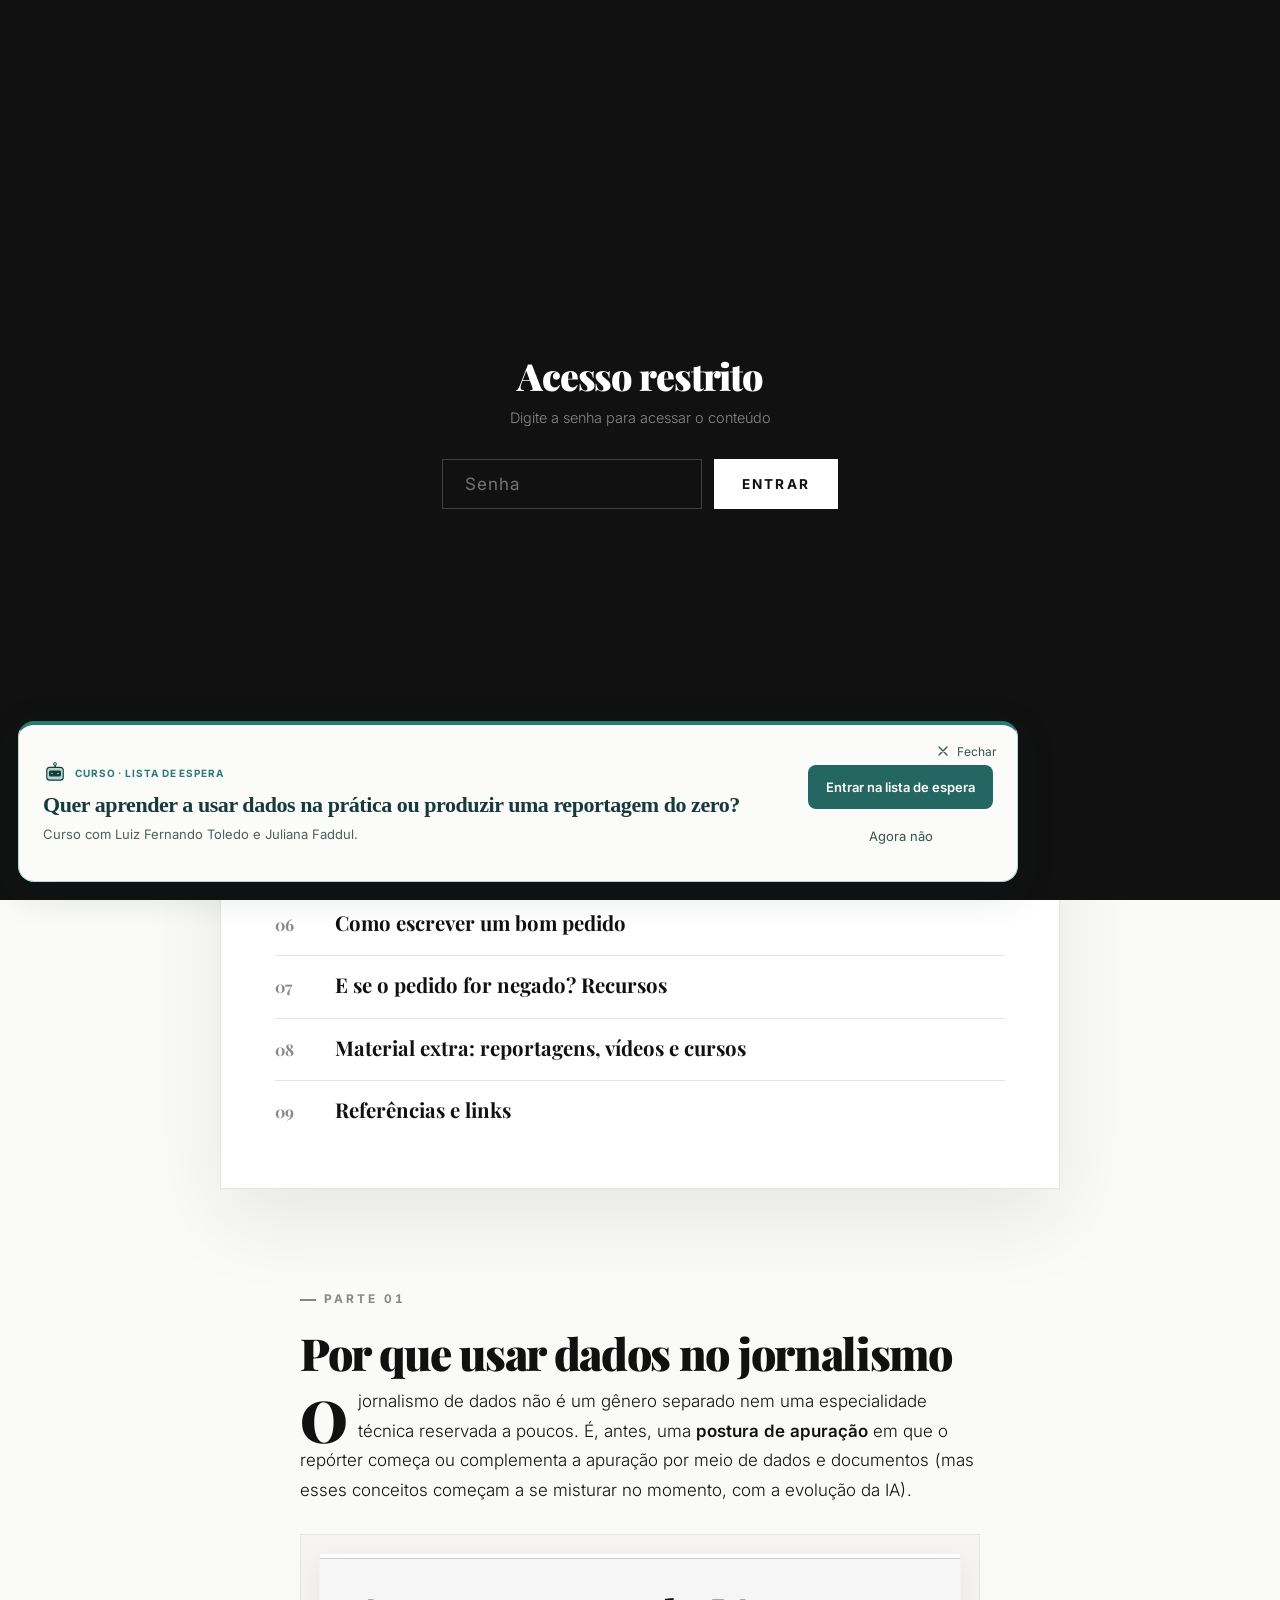
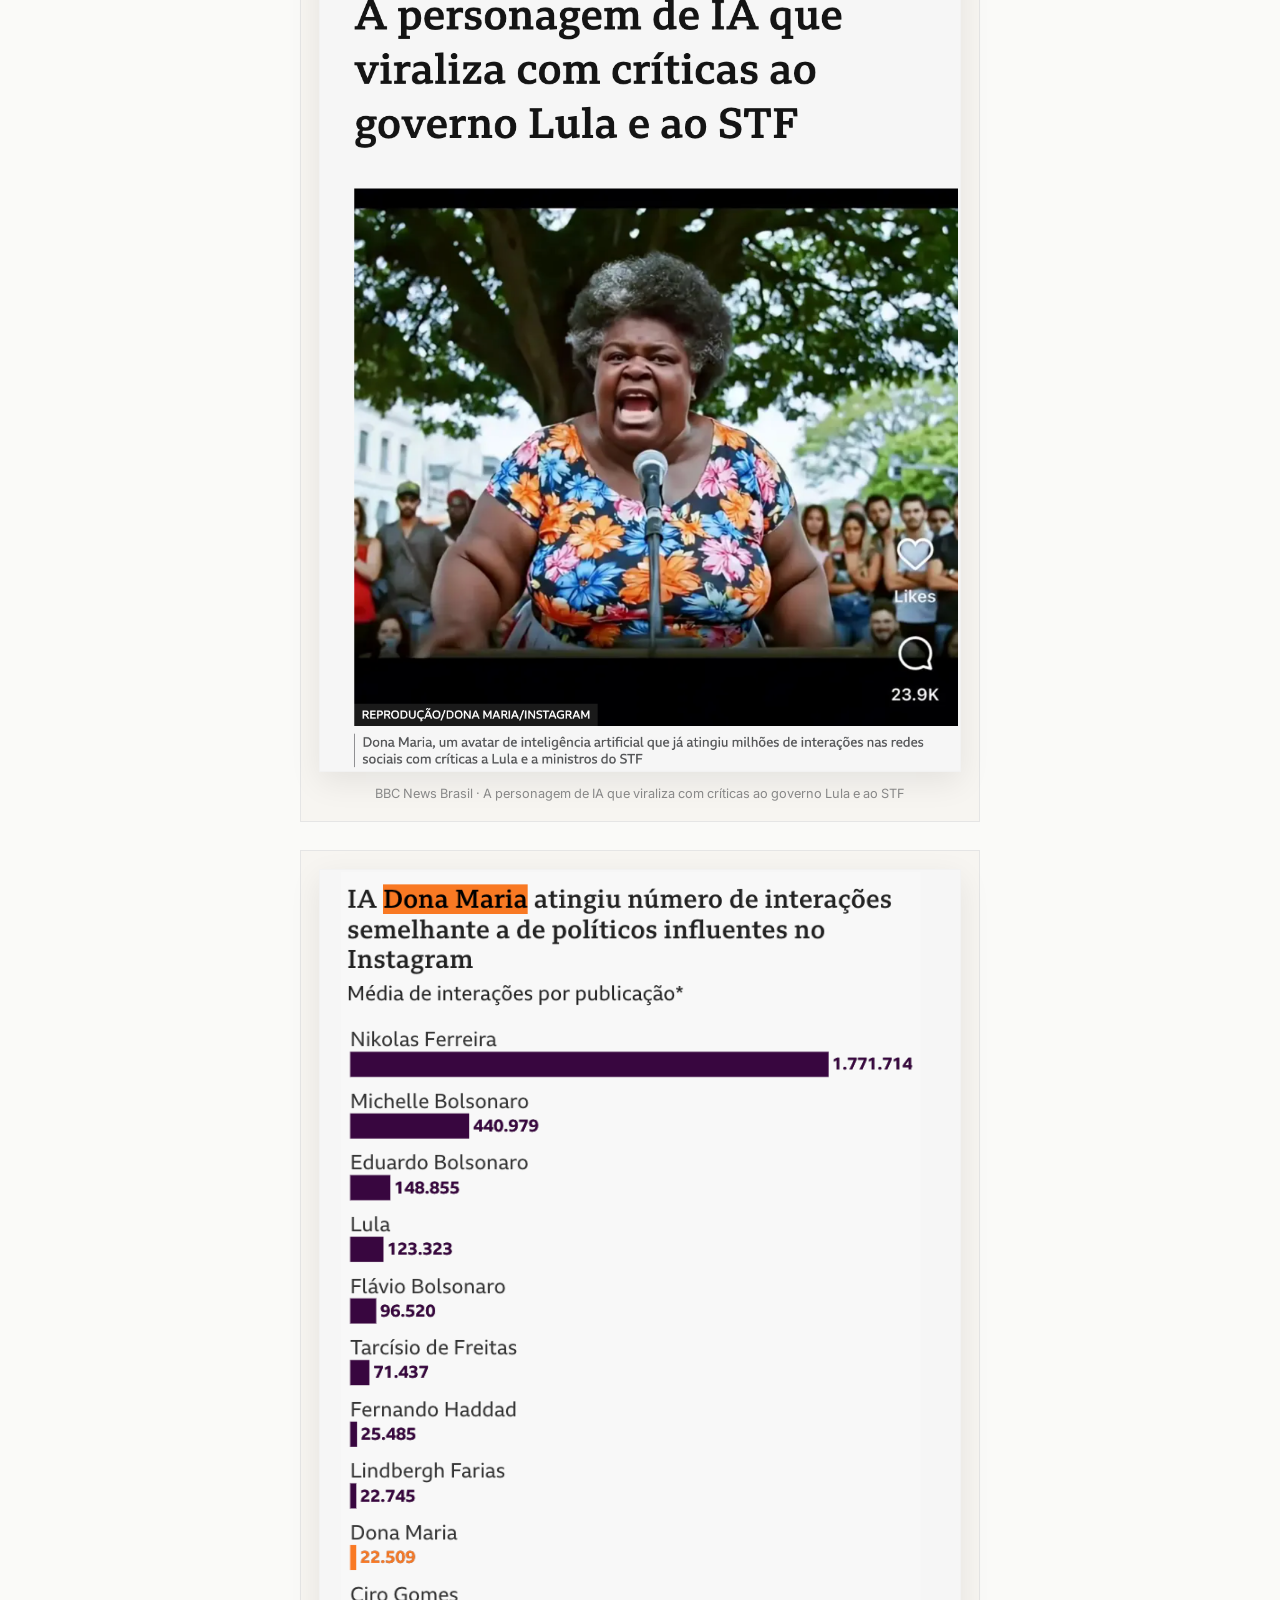
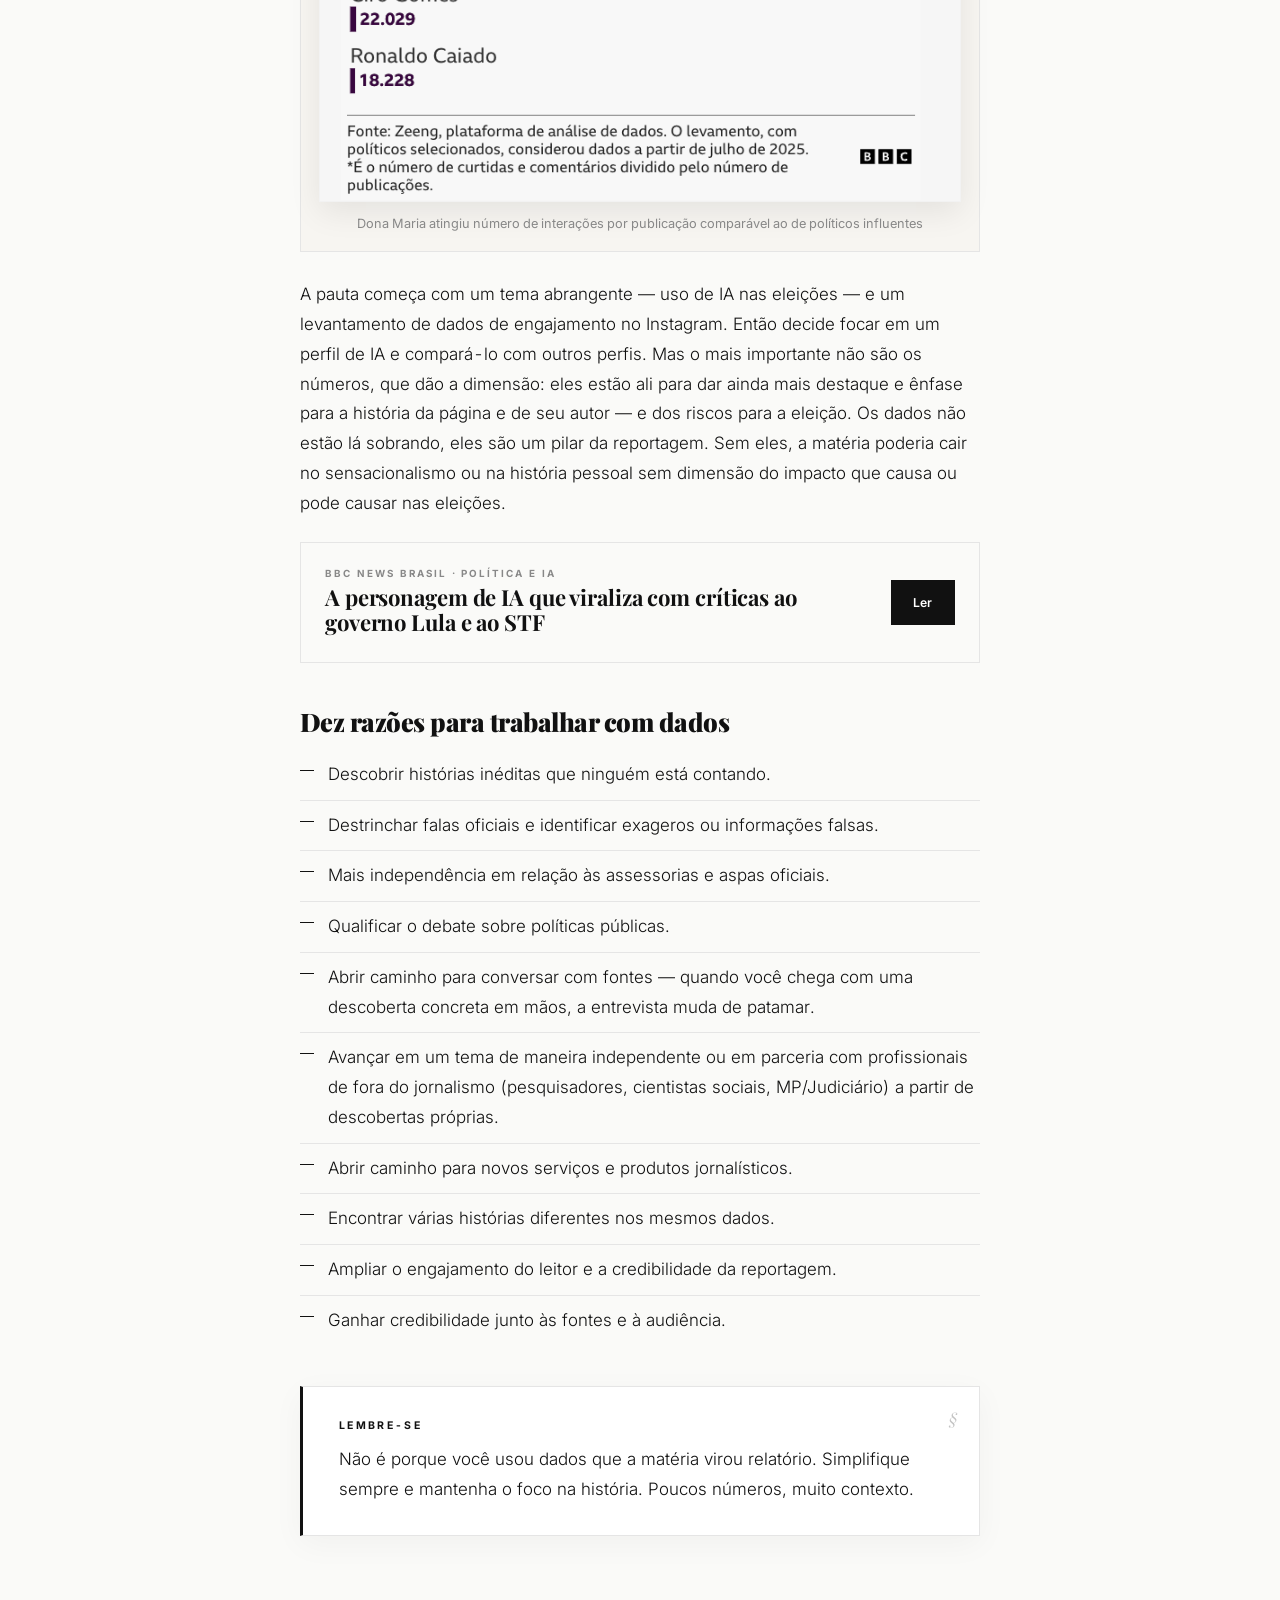
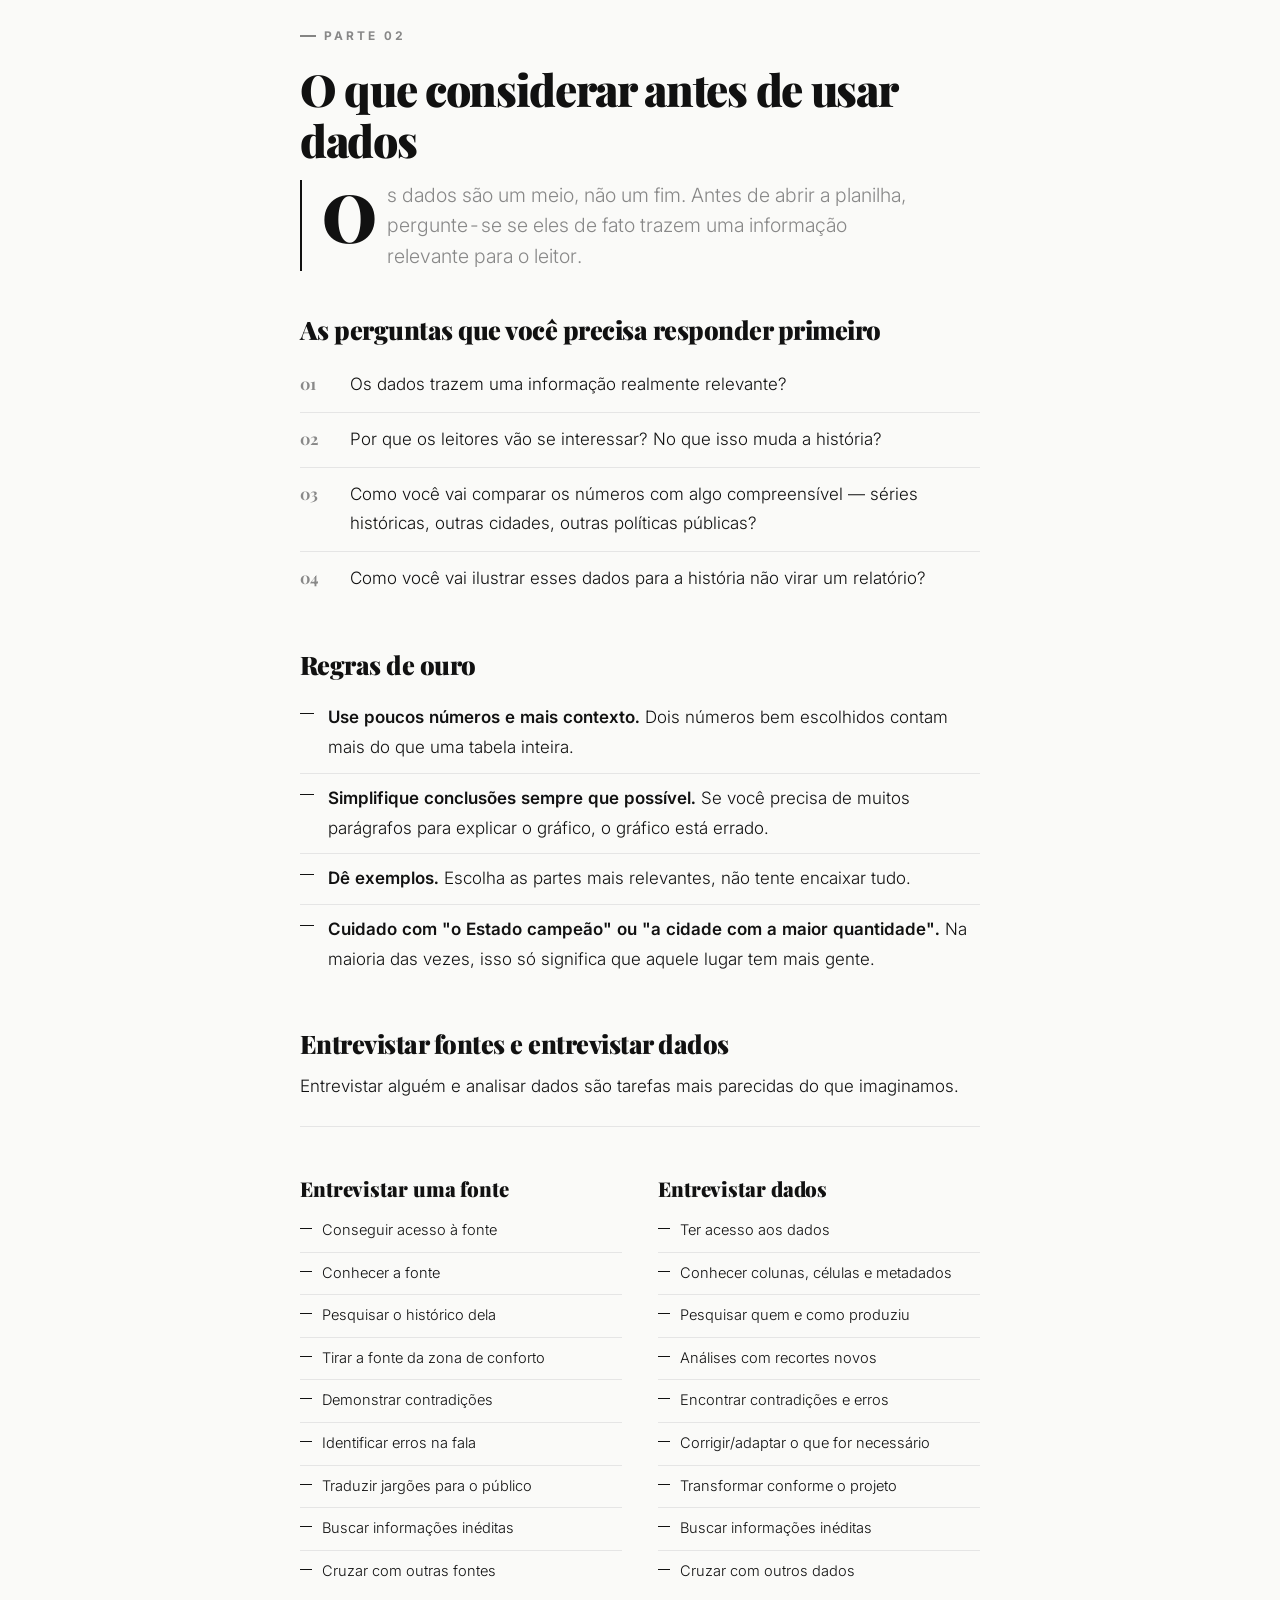
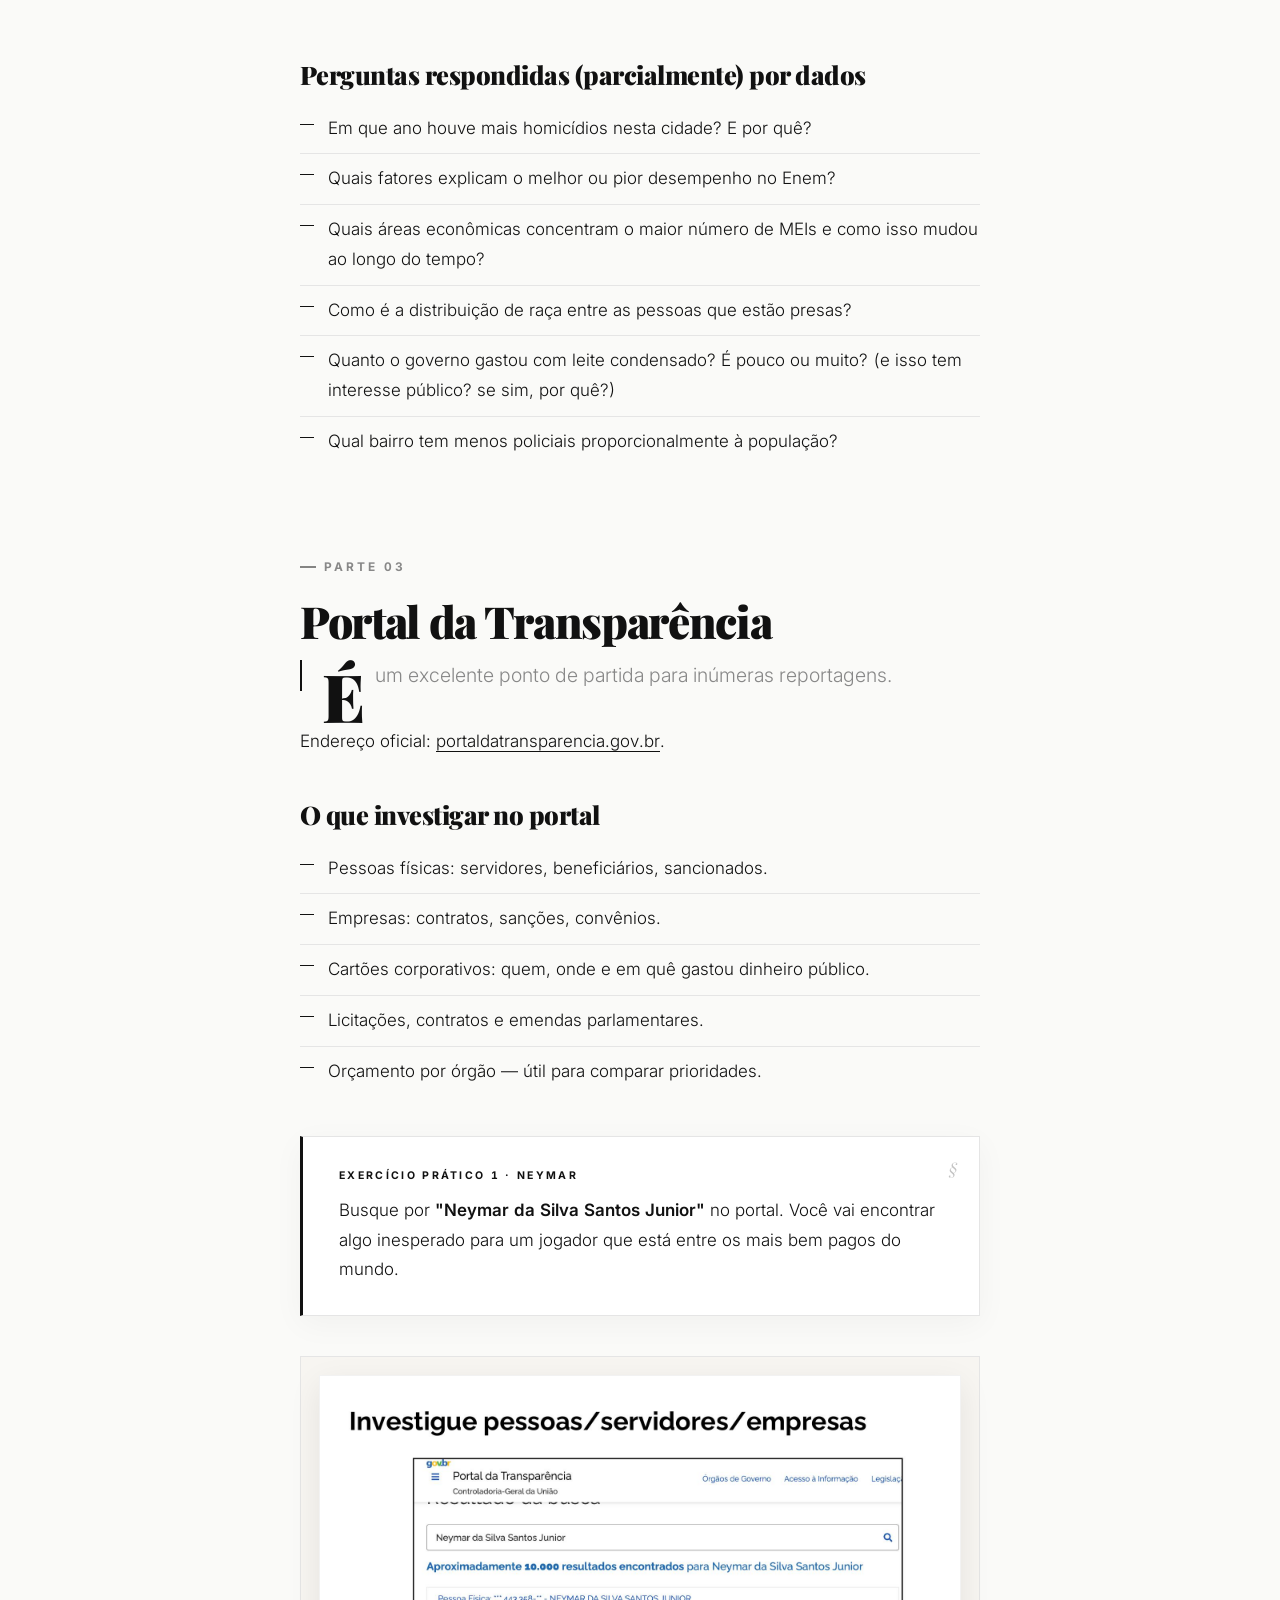
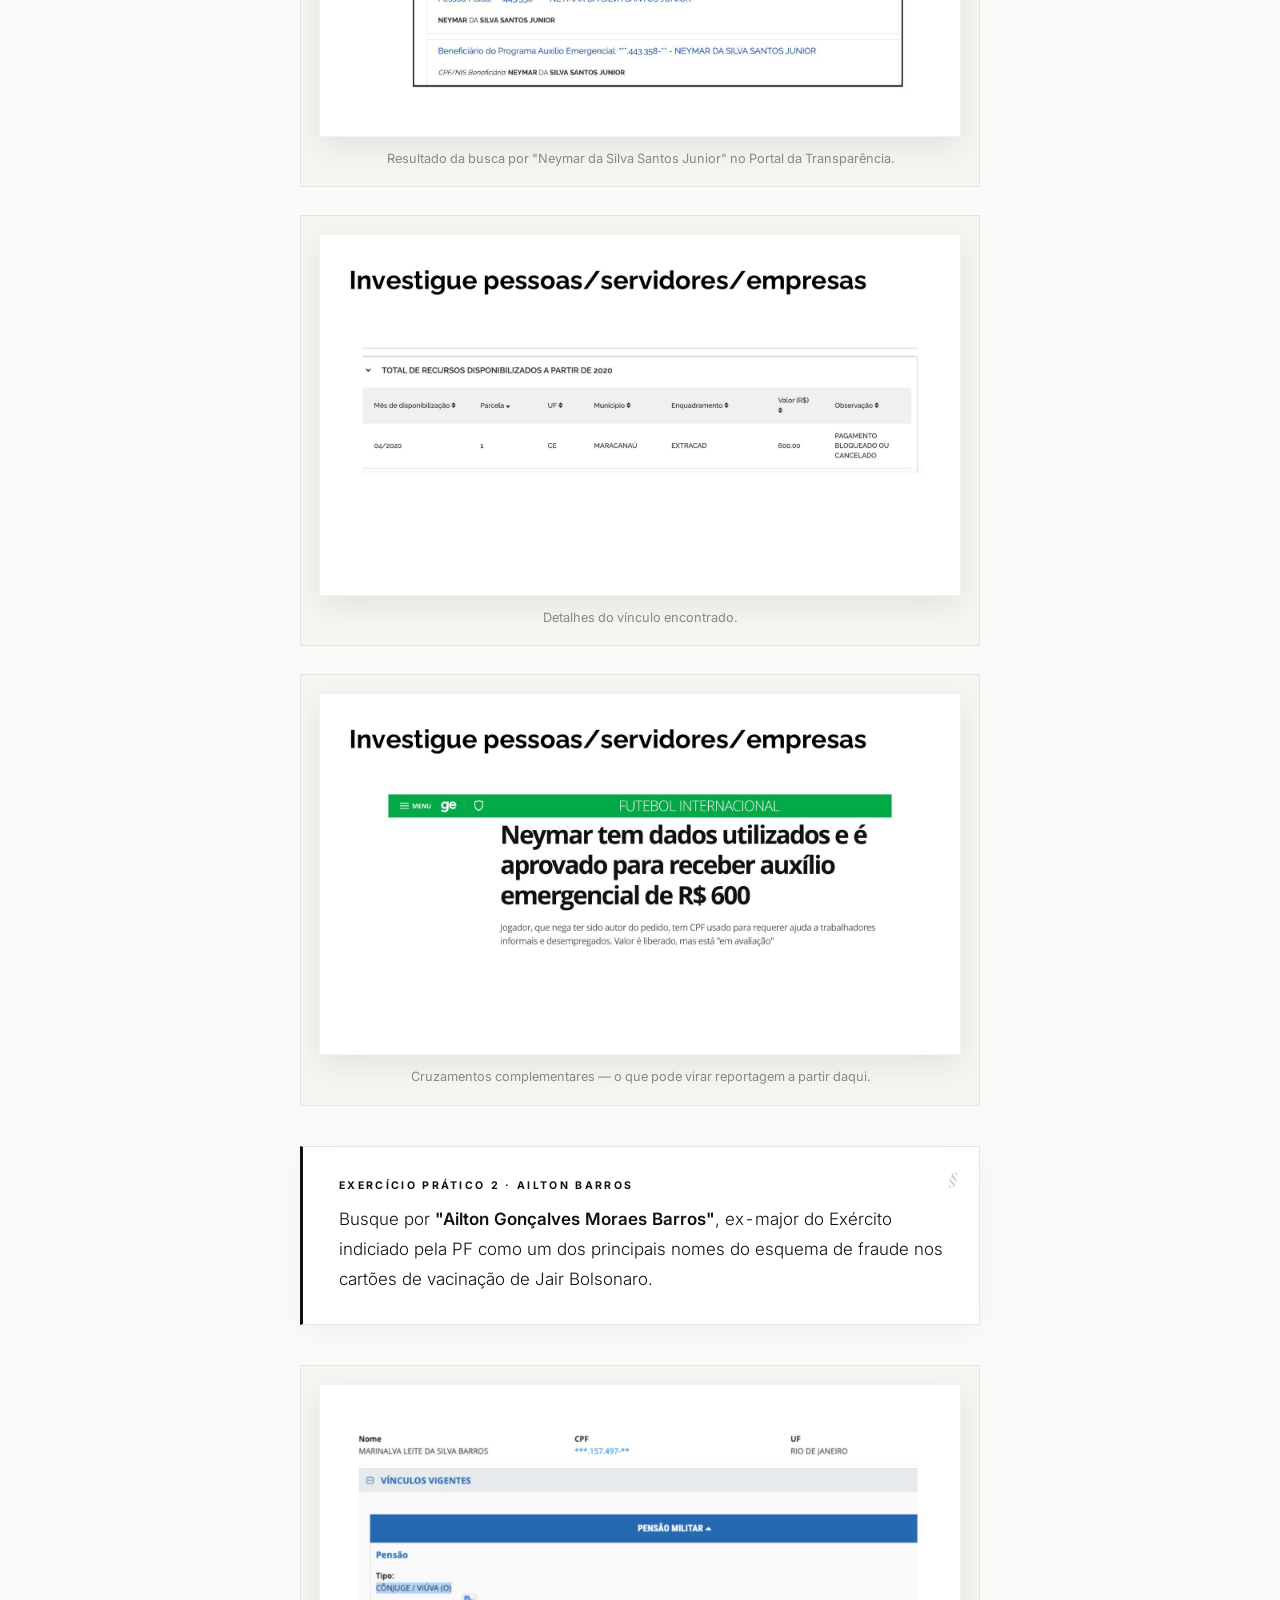
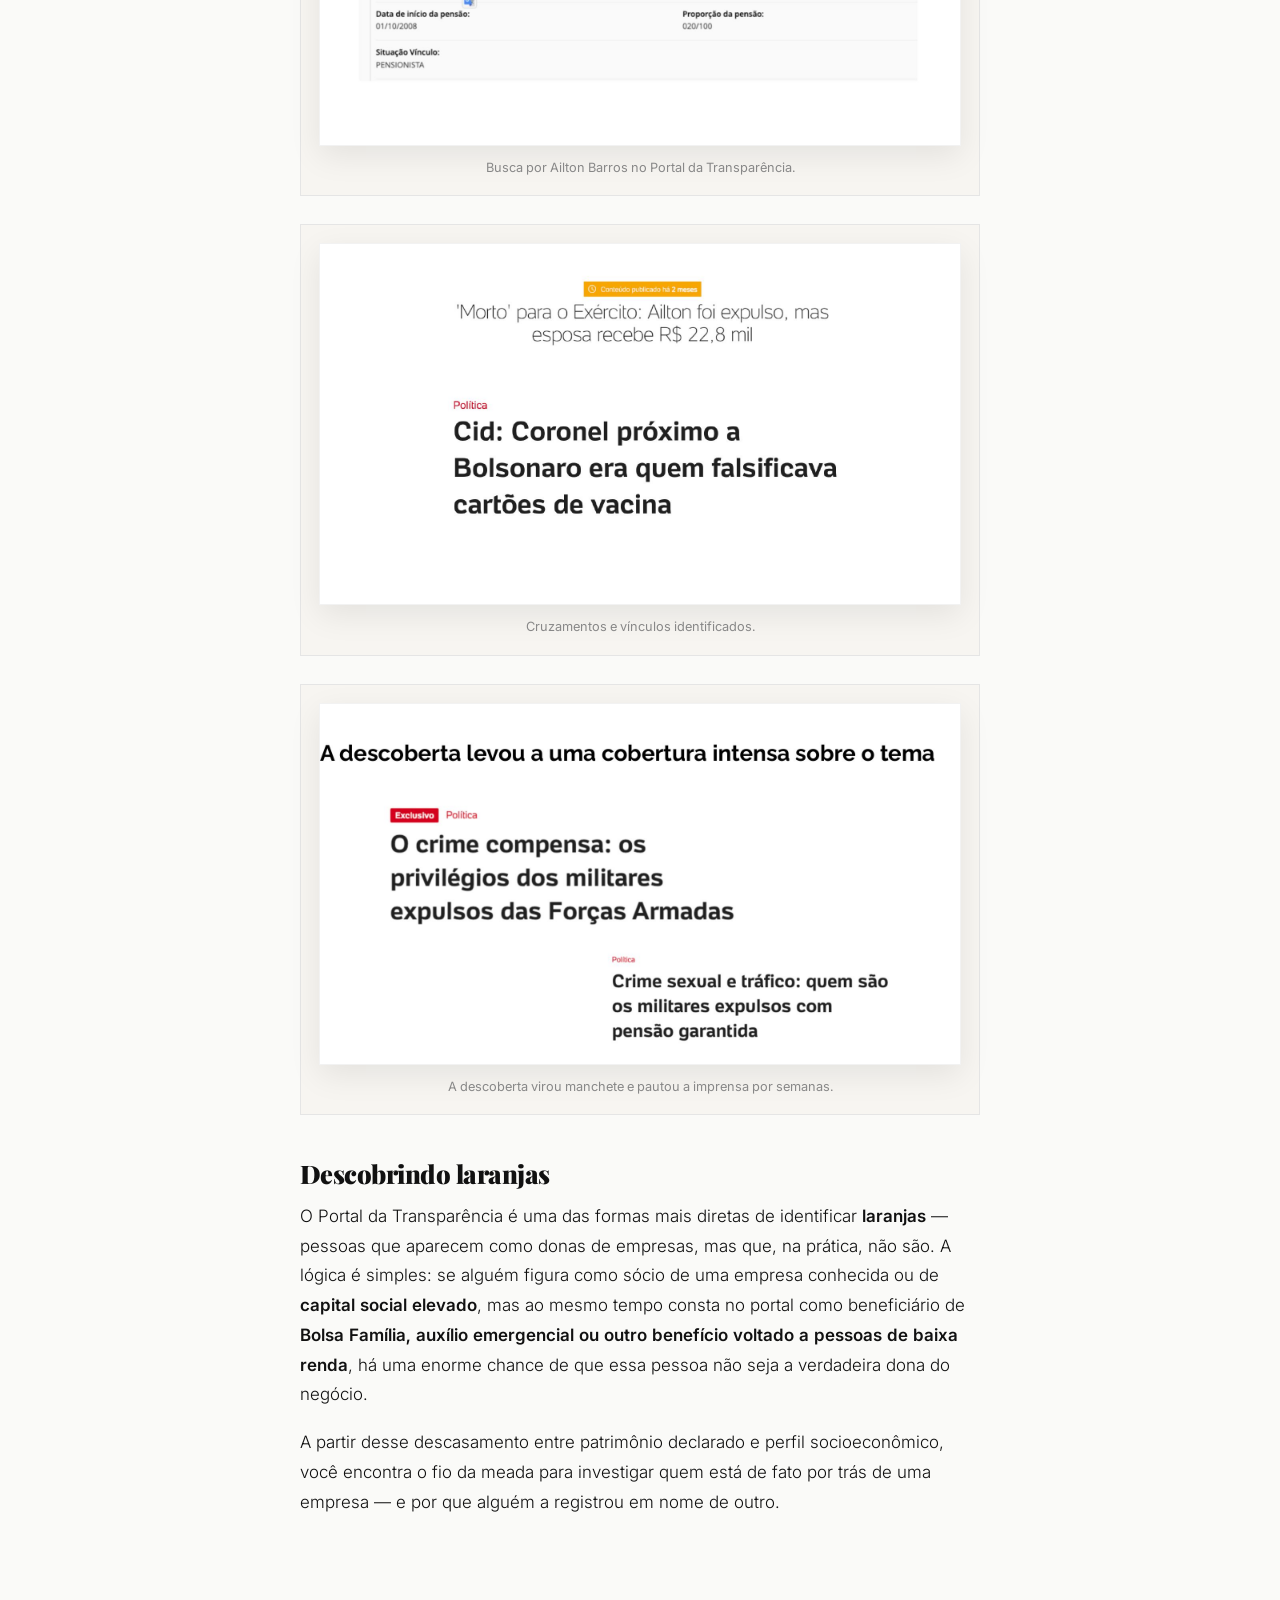
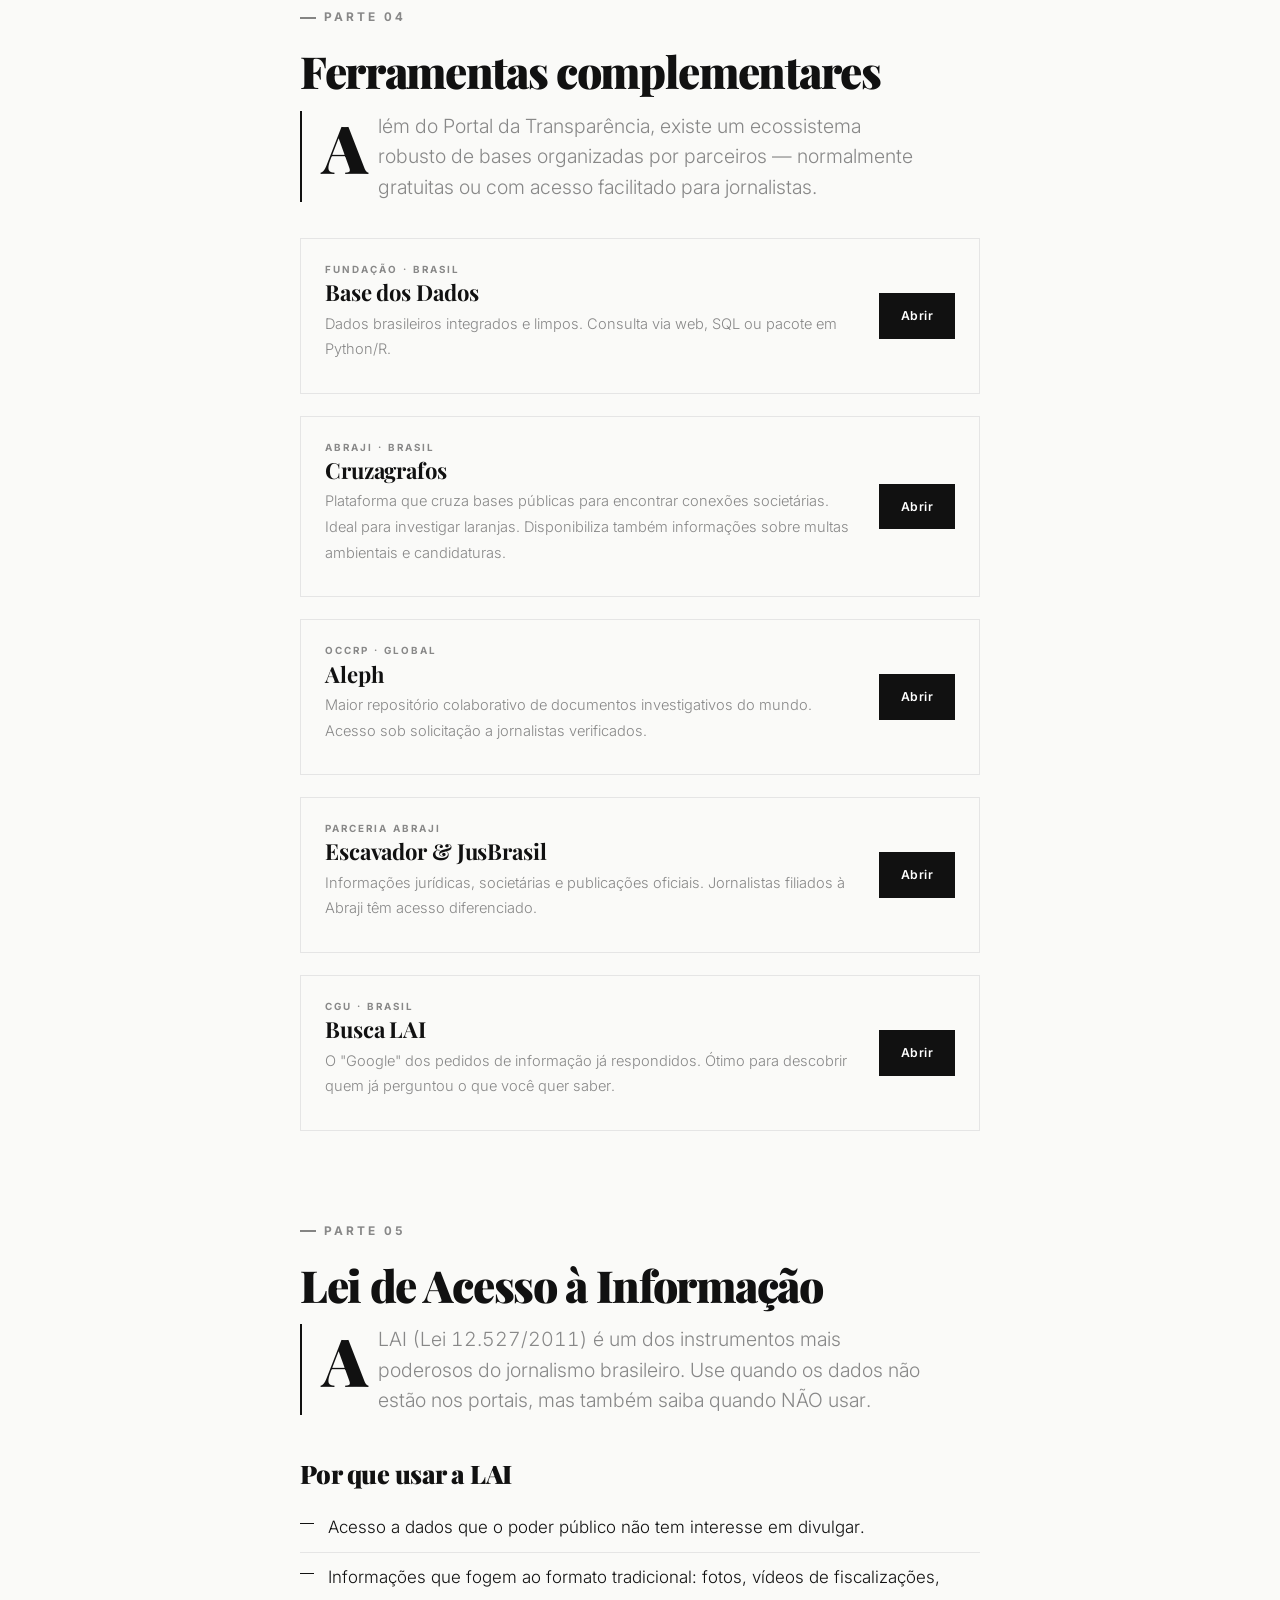
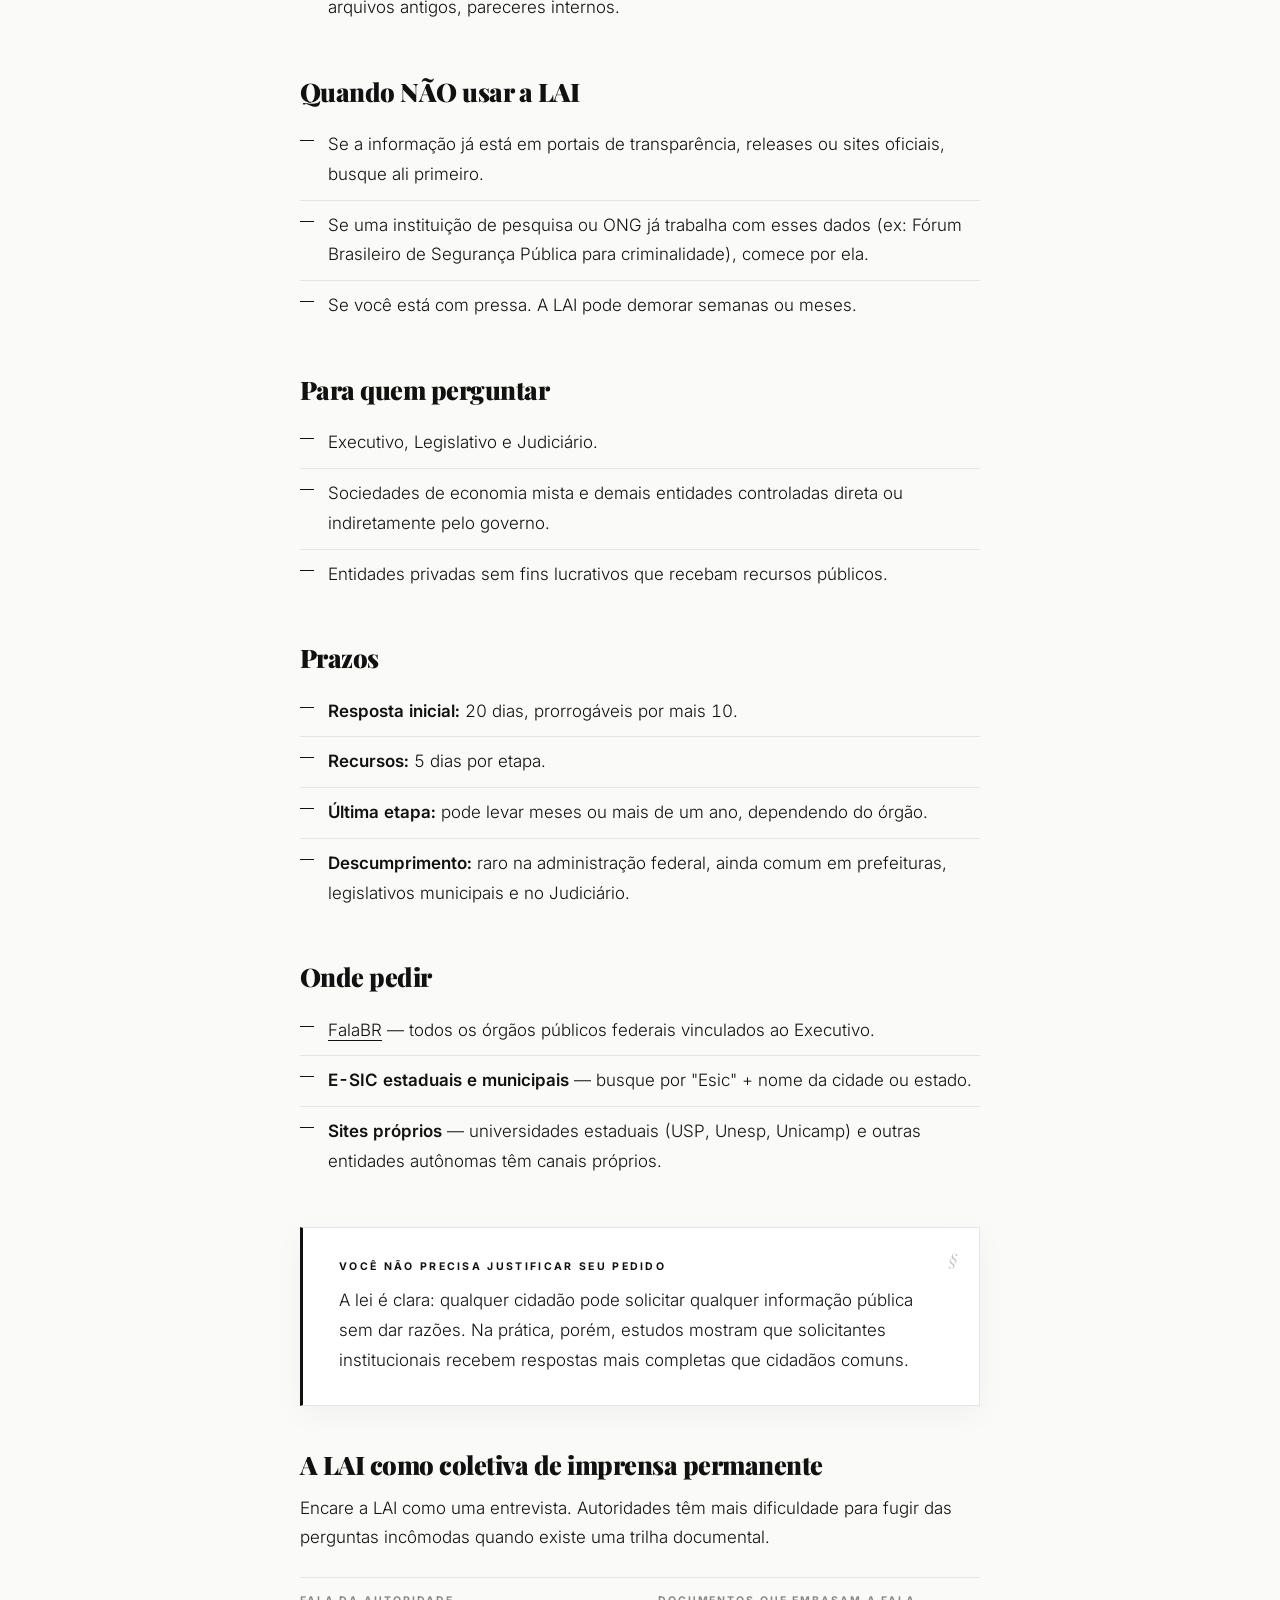
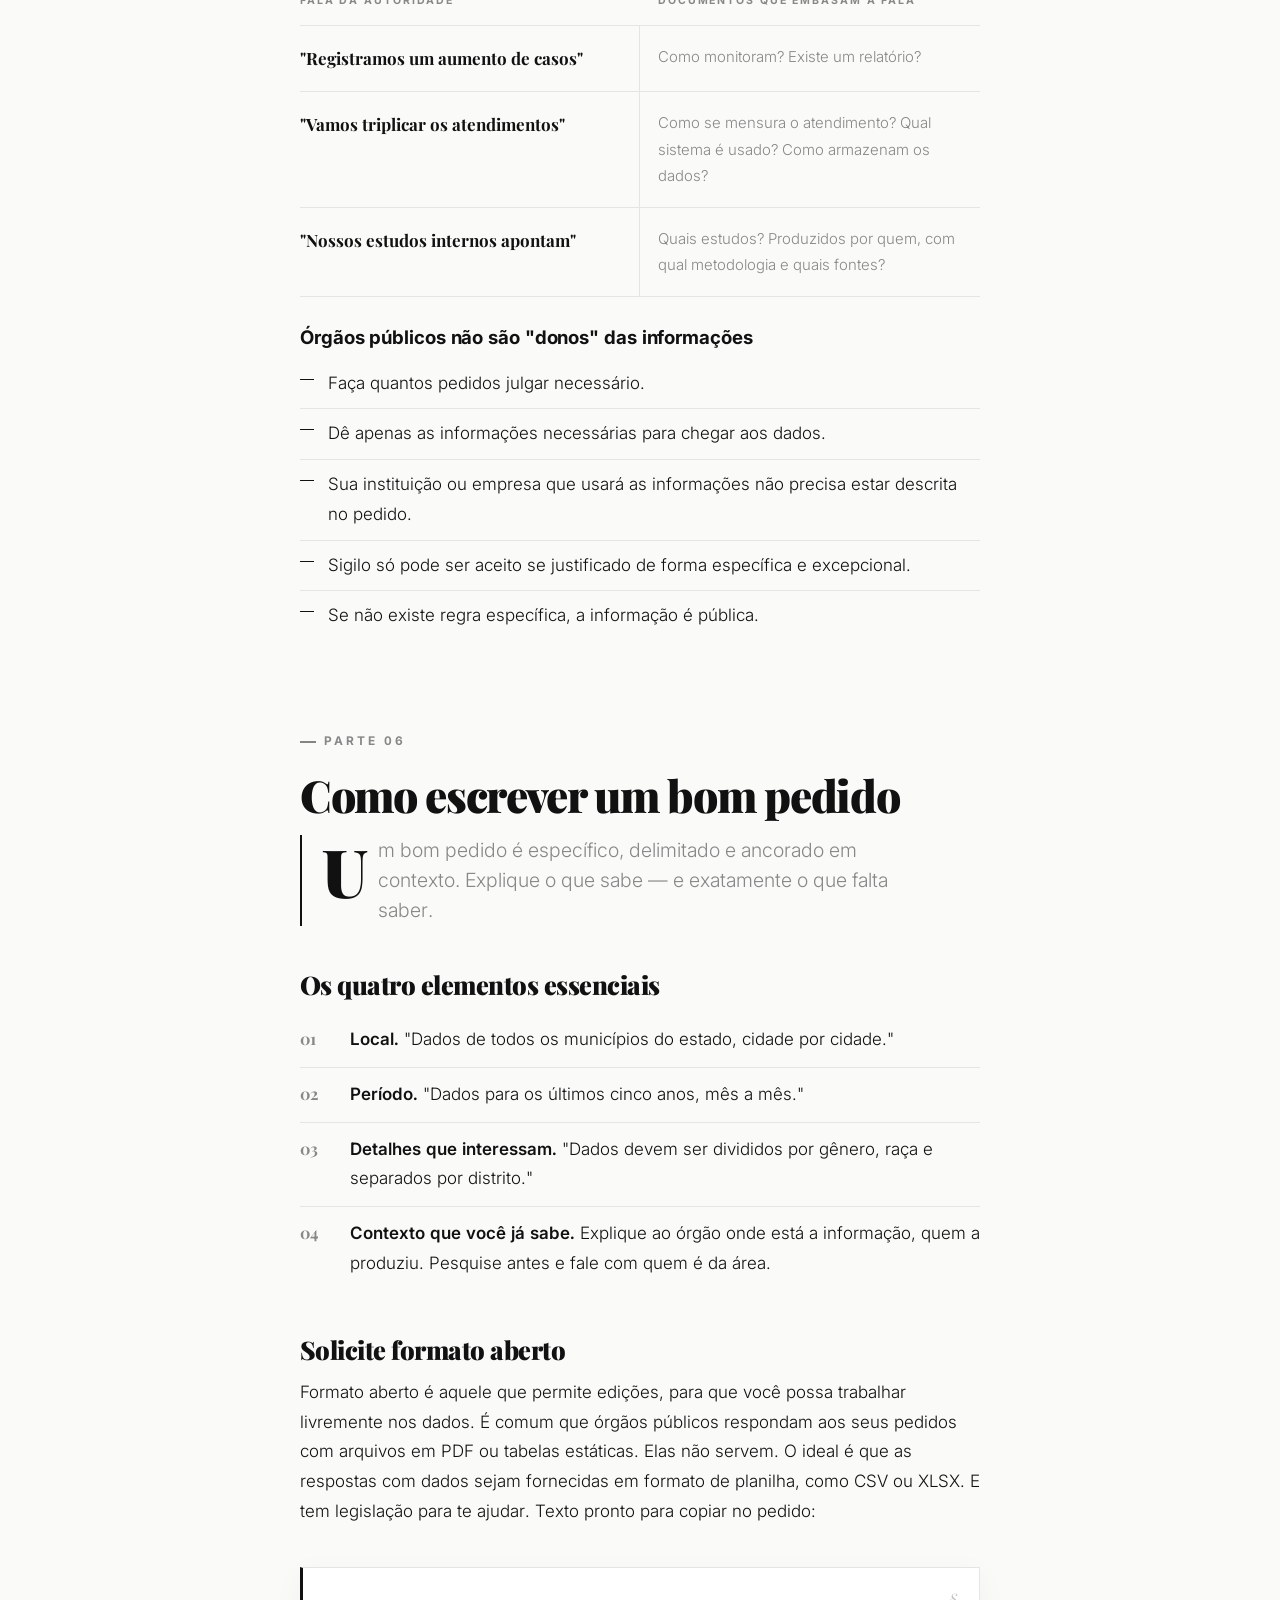
<file: jornalismo-investigativo/apostila.html>
<!DOCTYPE html>
<html lang="pt-BR">

<head>
    <meta charset="UTF-8">
    <meta name="viewport" content="width=device-width, initial-scale=1.0">
    <meta name="referrer" content="no-referrer">
    <title>Apostila · Jornalismo investigativo: das planilhas às ruas</title>
    <link
        href="https://fonts.googleapis.com/css2?family=Playfair+Display:wght@400;700;900&family=Inter:wght@300;400;500;600;700&display=swap"
        rel="stylesheet">
    <style>
        :root {
            --black: #111;
            --white: #fff;
            --mid: #888;
            --light-gray: #e5e5e5;
            --cream: #f7f5f1;
            --accent: #111;
        }

        * { margin: 0; padding: 0; box-sizing: border-box; }

        html { scroll-behavior: smooth; }

        body {
            font-family: 'Inter', -apple-system, BlinkMacSystemFont, sans-serif;
            color: var(--black);
            background: #fafaf8;
            font-weight: 300;
            line-height: 1.75;
            font-size: 17px;
            font-variant-numeric: tabular-nums;
            font-feature-settings: "kern", "liga";
        }

        /* ======================================== */
        /* READING PROGRESS BAR                     */
        /* ======================================== */
        .reading-progress {
            position: fixed;
            top: 0; left: 0; right: 0;
            height: 44px;
            background: rgba(255,255,255,0.92);
            backdrop-filter: blur(12px);
            -webkit-backdrop-filter: blur(12px);
            border-bottom: 1px solid rgba(0,0,0,0.06);
            z-index: 100;
            display: flex;
            align-items: center;
            padding: 0 26px;
            justify-content: space-between;
            font-family: 'Inter', sans-serif;
            font-size: 10px;
            font-weight: 700;
            letter-spacing: 0.2em;
            text-transform: uppercase;
            color: var(--mid);
        }
        .reading-progress .rp-label {
            position: relative;
            padding-left: 18px;
            color: var(--black);
            max-width: 55%;
            white-space: nowrap;
            overflow: hidden;
            text-overflow: ellipsis;
        }
        .reading-progress .rp-label::before {
            content: "";
            position: absolute;
            left: 0; top: 50%;
            width: 10px; height: 1px;
            background: var(--black);
            transform: translateY(-50%);
        }
        .reading-progress .rp-percent {
            font-family: 'Playfair Display', serif;
            font-style: italic;
            font-size: 14px;
            letter-spacing: 0.02em;
            color: var(--black);
            text-transform: none;
        }
        .reading-progress .rp-percent strong {
            font-weight: 900;
            font-style: normal;
        }
        .reading-progress .rp-track {
            position: absolute;
            bottom: -1px; left: 0;
            height: 2px;
            background: var(--black);
            width: 0;
            transition: width 0.15s linear;
        }

        a { color: var(--black); border-bottom: 1px solid var(--black); text-decoration: none; transition: opacity .2s; }
        a:hover { opacity: 0.65; }

        strong, b { font-weight: 600; color: var(--black); }
        em, i { font-style: italic; }

        h1, h2, h3, h4 {
            font-family: 'Playfair Display', Georgia, serif;
            font-weight: 900;
            color: var(--black);
            letter-spacing: -0.02em;
            line-height: 1.15;
        }

        /* ===== STICKY NAV MENU ===== */
        .nav-menu {
            position: fixed;
            top: 44px; left: 0; right: 0;
            background: rgba(255,255,255,0.97);
            backdrop-filter: blur(10px);
            -webkit-backdrop-filter: blur(10px);
            border-bottom: 1px solid rgba(0,0,0,0.1);
            z-index: 90;
            display: flex;
            gap: 0;
            overflow-x: auto;
            padding: 0 24px;
            -webkit-overflow-scrolling: touch;
            scrollbar-width: none;
        }
        .nav-menu::-webkit-scrollbar { display: none; }
        .nav-menu a {
            font-family: 'Inter', sans-serif;
            font-size: 11px;
            font-weight: 600;
            letter-spacing: 0.08em;
            text-transform: uppercase;
            color: var(--mid);
            text-decoration: none;
            border: none !important;
            border-bottom: 2px solid transparent !important;
            padding: 13px 18px;
            white-space: nowrap;
            transition: color 0.2s, border-bottom-color 0.2s;
            flex-shrink: 0;
        }
        .nav-menu a:hover { color: var(--black); opacity: 1; }
        .nav-menu a.active {
            color: var(--black);
            border-bottom-color: var(--black) !important;
        }
        html { scroll-padding-top: 100px; }

        /* ===== HEADER ===== */
        .site-header {
            background: var(--black);
            color: var(--white);
            padding: 160px 40px 110px;
            text-align: center;
            border-bottom: 1px solid var(--black);
            position: relative;
        }
        .site-header::before {
            content: "";
            position: absolute;
            top: 80px; right: 40px; bottom: 40px; left: 40px;
            border: 1px solid rgba(255,255,255,0.12);
            pointer-events: none;
        }
        .site-header .eyebrow {
            font-family: 'Inter', sans-serif;
            font-size: 0.7em;
            font-weight: 700;
            letter-spacing: 0.28em;
            color: rgba(255,255,255,0.55);
            text-transform: uppercase;
            margin-bottom: 26px;
        }
        .site-header h1 {
            color: var(--white);
            font-size: 3.2em;
            max-width: 900px;
            margin: 0 auto;
            line-height: 1.05;
        }
        .site-header .divider {
            width: 60px; height: 2px; background: var(--white);
            margin: 32px auto;
        }
        .site-header .authors {
            font-family: 'Inter', sans-serif;
            color: rgba(255,255,255,0.78);
            font-size: 1.05em;
            letter-spacing: 0.05em;
        }
        .site-header .subtitle {
            color: rgba(255,255,255,0.5);
            font-size: 0.8em;
            margin-top: 10px;
            letter-spacing: 0.06em;
        }

        /* ===== NAVIGATION INDEX ===== */
        .index {
            max-width: 840px;
            margin: -60px auto 0;
            background: var(--white);
            padding: 46px 54px;
            border: 1px solid var(--light-gray);
            box-shadow: 0 30px 80px rgba(0,0,0,0.08);
            position: relative;
            z-index: 2;
        }
        .index h2 {
            font-size: 0.65em;
            font-weight: 600;
            letter-spacing: 0.28em;
            text-transform: uppercase;
            color: var(--mid);
            font-family: 'Inter', sans-serif;
            margin-bottom: 20px;
        }
        .index ol {
            list-style: none;
            counter-reset: idx;
            padding: 0;
        }
        .index ol li {
            counter-increment: idx;
            padding: 16px 0;
            border-bottom: 1px solid var(--light-gray);
            display: grid;
            grid-template-columns: 60px 1fr;
            align-items: baseline;
        }
        .index ol li:last-child { border-bottom: none; }
        .index ol li::before {
            content: counter(idx, decimal-leading-zero);
            font-family: 'Playfair Display', serif;
            font-weight: 700;
            font-size: 0.95em;
            color: var(--mid);
        }
        .index ol li a {
            font-family: 'Playfair Display', serif;
            font-weight: 700;
            font-size: 1.2em;
            color: var(--black);
            border: none;
            line-height: 1.25;
        }
        .index ol li a:hover { opacity: 0.6; }

        /* ===== CONTENT ===== */
        .content {
            max-width: 760px;
            margin: 100px auto 120px;
            padding: 0 40px;
        }

        .content section { margin-bottom: 90px; }

        .content h2 {
            font-size: 2.6em;
            margin-bottom: 8px;
            letter-spacing: -0.03em;
        }
        .content .section-number {
            display: block;
            font-family: 'Inter', sans-serif;
            font-size: 0.7em;
            font-weight: 700;
            letter-spacing: 0.25em;
            text-transform: uppercase;
            color: var(--mid);
            margin-bottom: 18px;
            position: relative;
            padding-left: 24px;
        }
        .content .section-number::before {
            content: "";
            position: absolute;
            left: 0; top: 50%;
            width: 16px; height: 1px;
            background: var(--black);
            transform: translateY(-50%);
        }

        /* First paragraph drop cap */
        .content section > p:first-of-type::first-letter {
            font-family: 'Playfair Display', serif;
            font-weight: 900;
            font-size: 3.4em;
            line-height: 0.85;
            float: left;
            padding: 8px 10px 0 0;
            color: var(--black);
        }
        .content .section-lead {
            font-size: 1.15em;
            color: var(--mid);
            font-weight: 300;
            margin: 14px 0 36px;
            line-height: 1.55;
            max-width: 620px;
            border-left: 2px solid var(--black);
            padding-left: 20px;
        }
        .content h3 {
            font-size: 1.5em;
            margin: 44px 0 14px;
        }
        .content h4 {
            font-size: 1.1em;
            margin: 30px 0 10px;
            font-family: 'Inter', sans-serif;
            font-weight: 700;
            letter-spacing: -0.005em;
        }
        .content p {
            margin-bottom: 18px;
            color: var(--black);
        }
        .content p.muted { color: var(--mid); }

        .content ul, .content ol {
            padding-left: 0;
            margin-bottom: 24px;
            list-style: none;
        }
        .content ul li {
            position: relative;
            padding: 10px 0 10px 28px;
            border-bottom: 1px solid var(--light-gray);
        }
        .content ul li:last-child { border-bottom: none; }
        .content ul li::before {
            content: "";
            position: absolute;
            left: 0; top: 20px;
            width: 14px; height: 1px;
            background: var(--black);
        }
        .content ol { counter-reset: enum; }
        .content ol li {
            counter-increment: enum;
            position: relative;
            padding: 12px 0 12px 50px;
            border-bottom: 1px solid var(--light-gray);
        }
        .content ol li::before {
            content: counter(enum, decimal-leading-zero);
            position: absolute;
            left: 0; top: 12px;
            font-family: 'Playfair Display', serif;
            font-weight: 700;
            font-size: 0.95em;
            color: var(--mid);
        }
        .content ol li:last-child { border-bottom: none; }

        blockquote {
            font-family: 'Playfair Display', serif;
            font-style: italic;
            font-weight: 400;
            font-size: 1.35em;
            line-height: 1.35;
            color: var(--black);
            margin: 36px 0;
            padding: 0 0 0 32px;
            border-left: 2px solid var(--black);
            max-width: 680px;
        }
        blockquote cite {
            display: block;
            font-family: 'Inter', sans-serif;
            font-style: normal;
            font-size: 0.45em;
            font-weight: 700;
            letter-spacing: 0.2em;
            text-transform: uppercase;
            color: var(--mid);
            margin-top: 16px;
        }

        .callout {
            background: var(--white);
            padding: 30px 36px;
            margin: 40px 0;
            border: 1px solid var(--light-gray);
            border-left: 3px solid var(--black);
            position: relative;
            box-shadow: 0 8px 30px rgba(0,0,0,0.04);
        }
        .callout::before {
            content: "§";
            position: absolute;
            top: 18px; right: 22px;
            font-family: 'Playfair Display', serif;
            font-style: italic;
            font-size: 16px;
            color: var(--mid);
            opacity: 0.5;
        }
        .callout .callout-title {
            font-family: 'Inter', sans-serif;
            font-size: 0.62em;
            font-weight: 700;
            letter-spacing: 0.22em;
            text-transform: uppercase;
            color: var(--black);
            margin-bottom: 10px;
        }
        .callout p:last-child { margin-bottom: 0; }

        /* Table: Fala vs Documento */
        .two-col-table {
            display: grid;
            grid-template-columns: 1fr 1fr;
            border-top: 1px solid var(--light-gray);
            margin: 24px 0;
        }
        .two-col-table .head {
            font-family: 'Inter', sans-serif;
            font-size: 0.62em;
            font-weight: 700;
            letter-spacing: 0.18em;
            text-transform: uppercase;
            color: var(--mid);
            padding: 14px 18px 14px 0;
            border-bottom: 1px solid var(--light-gray);
        }
        .two-col-table .head + .head { padding-left: 18px; padding-right: 0; }
        .two-col-table .q {
            font-family: 'Playfair Display', serif;
            font-weight: 700;
            font-size: 1em;
            padding: 18px 18px 18px 0;
            border-right: 1px solid var(--light-gray);
            border-bottom: 1px solid var(--light-gray);
            color: var(--black);
        }
        .two-col-table .a {
            font-size: 0.88em;
            padding: 18px 0 18px 18px;
            border-bottom: 1px solid var(--light-gray);
            color: var(--mid);
        }

        /* Compare */
        .compare-grid {
            display: grid;
            grid-template-columns: 1fr 1fr;
            gap: 36px;
            margin: 24px 0;
            border-top: 1px solid var(--light-gray);
            padding-top: 20px;
        }
        .compare-grid h4 {
            font-family: 'Playfair Display', serif;
            font-weight: 900;
            font-size: 1.2em;
            margin-bottom: 10px;
        }
        .compare-grid ul li {
            font-size: 0.86em;
            padding: 8px 0 8px 22px;
        }
        .compare-grid ul li::before { top: 18px; width: 12px; }

        /* Tool cards */
        .tool-list {
            display: grid;
            gap: 22px;
            margin: 24px 0;
        }
        .tool-item {
            border: 1px solid var(--light-gray);
            padding: 22px 24px;
            display: grid;
            grid-template-columns: 1fr auto;
            gap: 20px;
            align-items: center;
        }
        .tool-item h4 {
            margin: 0 0 4px;
            font-family: 'Playfair Display', serif;
            font-size: 1.3em;
        }
        .tool-item .tool-org {
            font-size: 0.58em;
            font-weight: 700;
            letter-spacing: 0.2em;
            text-transform: uppercase;
            color: var(--mid);
            display: block;
            margin-bottom: 2px;
        }
        .tool-item p {
            margin: 6px 0 8px;
            font-size: 0.86em;
            color: var(--mid);
        }
        .tool-item a.go {
            font-size: 0.72em;
            font-weight: 600;
            letter-spacing: 0.04em;
            color: var(--white);
            background: var(--black);
            padding: 12px 22px;
            border: none;
            white-space: nowrap;
        }
        .tool-item a.go:hover { opacity: 0.8; }

        /* Steps */
        .steps-list {
            counter-reset: step;
            border-left: 2px solid var(--black);
            padding-left: 28px;
            margin: 24px 0;
        }
        .steps-list li {
            counter-increment: step;
            padding: 10px 0;
            list-style: none;
            border: none;
            position: relative;
        }
        .steps-list li::before {
            content: "Etapa " counter(step);
            display: block;
            font-family: 'Inter', sans-serif;
            font-size: 0.62em;
            font-weight: 700;
            letter-spacing: 0.2em;
            text-transform: uppercase;
            color: var(--mid);
            margin-bottom: 2px;
        }
        .steps-list li strong {
            font-family: 'Playfair Display', serif;
            font-size: 1.1em;
            display: block;
            margin-bottom: 4px;
        }

        /* Figures */
        figure {
            margin: 28px 0;
            background: var(--cream);
            padding: 18px;
            border: 1px solid var(--light-gray);
        }
        figure img {
            width: 100%;
            display: block;
            box-shadow: 0 10px 30px rgba(0,0,0,0.08);
            border: 1px solid rgba(0,0,0,0.05);
            background: #fff;
        }
        figure figcaption {
            font-family: 'Inter', sans-serif;
            font-size: 0.75em;
            font-weight: 400;
            color: var(--mid);
            margin-top: 12px;
            line-height: 1.5;
            text-align: center;
        }
        .figure-row {
            display: grid;
            grid-template-columns: 1fr 1fr;
            gap: 14px;
            margin: 28px 0;
        }
        .figure-row figure { margin: 0; }

        /* Footer */
        footer {
            background: var(--black);
            color: rgba(255,255,255,0.7);
            padding: 60px 40px;
            text-align: center;
            font-size: 0.88em;
        }
        footer a { color: var(--white); border-bottom-color: rgba(255,255,255,0.4); }
        footer .divider {
            width: 40px; height: 1px; background: rgba(255,255,255,0.3);
            margin: 24px auto;
        }
        footer .back-link {
            display: inline-block;
            margin-top: 14px;
            font-size: 0.85em;
            letter-spacing: 0.04em;
        }

        @media (max-width: 720px) {
            .site-header { padding: 60px 24px 90px; }
            .site-header h1 { font-size: 2.1em; }
            .index { margin: -50px 20px 0; padding: 30px 26px; }
            .index ol li { grid-template-columns: 44px 1fr; }
            .content { margin: 60px auto 80px; padding: 0 24px; }
            .content h2 { font-size: 1.9em; }
            .compare-grid, .two-col-table { grid-template-columns: 1fr; }
            .two-col-table .q { border-right: none; }
            .tool-item { grid-template-columns: 1fr; }
        }
    </style>
  <script defer src="/assets/course-banner.js?v=20261028-course3" data-df-course-loader></script>
</head>

<body>

    <!-- PASSWORD GATE -->
    <div id="pw-gate" style="position:fixed;inset:0;z-index:9999;background:#111;display:flex;flex-direction:column;justify-content:center;align-items:center;font-family:'Inter',sans-serif;">
        <h1 style="font-family:'Playfair Display',serif;color:#fff;font-size:2.2em;margin-bottom:8px;letter-spacing:-0.03em;">Acesso restrito</h1>
        <p style="color:rgba(255,255,255,0.5);font-size:0.85em;margin-bottom:28px;">Digite a senha para acessar o conteúdo</p>
        <form onsubmit="return checkPw()" style="display:flex;gap:12px;">
            <input id="pw-input" type="password" placeholder="Senha" autocomplete="off"
                style="font-family:'Inter',sans-serif;font-size:1em;padding:14px 22px;border:1px solid rgba(255,255,255,0.2);background:transparent;color:#fff;outline:none;width:260px;letter-spacing:0.06em;">
            <button type="submit"
                style="font-family:'Inter',sans-serif;font-size:0.8em;font-weight:700;letter-spacing:0.15em;text-transform:uppercase;padding:14px 28px;background:#fff;color:#111;border:none;cursor:pointer;">Entrar</button>
        </form>
        <p id="pw-err" style="color:#e55;font-size:0.78em;margin-top:14px;opacity:0;transition:opacity 0.3s;">Senha incorreta</p>
    </div>
    <script>
        async function hashStr(s){const e=new TextEncoder().encode(s);const h=await crypto.subtle.digest('SHA-256',e);return Array.from(new Uint8Array(h)).map(b=>b.toString(16).padStart(2,'0')).join('');}
        async function checkPw(){
            var v=document.getElementById('pw-input').value;
            var h=await hashStr(v);
            if(h==='e57f9b279797c5b6646c88383581dce25e6624788ca6b3c39684bd956c75c900'){
                document.getElementById('pw-gate').style.display='none';
                sessionStorage.setItem('pw-ok','1');
                return false;
            }
            document.getElementById('pw-err').style.opacity='1';
            return false;
        }
        if(sessionStorage.getItem('pw-ok')==='1'){document.getElementById('pw-gate').style.display='none';}
    </script>

    <div class="reading-progress">
        <div class="rp-label" id="rp-label">Apostila · Aula 2 · LAI, transparência e dados abertos (e um pouquinho de IA)</div>
        <div class="rp-percent" id="rp-percent"><strong>00</strong>%</div>
        <div class="rp-track" id="rp-track"></div>
    </div>

    <nav class="nav-menu" id="nav-menu">
        <a href="#intro">Por que dados</a>
        <a href="#fundamentos">Fundamentos</a>
        <a href="#portal">Portal</a>
        <a href="#ferramentas">Ferramentas</a>
        <a href="#lai">LAI</a>
        <a href="#pedido">Pedido</a>
        <a href="#recursos">Recursos</a>
        <a href="#exemplos">Exemplos</a>
        <a href="#referencias">Referências</a>
    </nav>

    <header class="site-header">
        <div class="eyebrow">Apostila · Aula 2 · LAI, transparência e dados abertos (e um pouquinho de IA)</div>
        <h1>Jornalismo investigativo: das planilhas às ruas</h1>
        <div class="divider"></div>
        <div class="authors">Ju Faddul &nbsp;·&nbsp; Luiz Fernando Toledo</div>
        <div class="subtitle">LAI, transparência e dados abertos (e um pouquinho de IA)</div>
    </header>

    <nav class="index">
        <h2>Índice</h2>
        <ol>
            <li><a href="#intro">Por que usar dados no jornalismo</a></li>
            <li><a href="#fundamentos">O que considerar antes de usar dados</a></li>
            <li><a href="#portal">Portal da Transparência</a></li>
            <li><a href="#ferramentas">Ferramentas complementares</a></li>
            <li><a href="#lai">Lei de Acesso à Informação</a></li>
            <li><a href="#pedido">Como escrever um bom pedido</a></li>
            <li><a href="#recursos">E se o pedido for negado? Recursos</a></li>
            <li><a href="#exemplos">Material extra: reportagens, vídeos e cursos</a></li>
            <li><a href="#referencias">Referências e links</a></li>
        </ol>
    </nav>

    <main class="content">

        <section id="intro">
            <span class="section-number">Parte 01</span>
            <h2>Por que usar dados no jornalismo</h2>

            <p>O jornalismo de dados não é um gênero separado nem uma especialidade técnica reservada a poucos. É,
                antes, uma <strong>postura de apuração</strong> em que o repórter começa ou complementa a apuração
                por meio de dados e documentos (mas esses conceitos começam a se misturar no momento, com a
                evolução da IA).</p>

            <figure>
                <img src="photos/dona_maria_materia.png" alt="A personagem de IA que viraliza com críticas ao governo Lula e ao STF">
                <figcaption>BBC News Brasil · A personagem de IA que viraliza com críticas ao governo Lula e ao STF</figcaption>
            </figure>
            <figure>
                <img src="photos/dona_maria_grafico.png" alt="Dona Maria atingiu interações semelhantes a políticos influentes">
                <figcaption>Dona Maria atingiu número de interações por publicação comparável ao de políticos influentes</figcaption>
            </figure>

            <p>A pauta começa com um tema abrangente — uso de IA nas eleições — e um levantamento de dados de
                engajamento no Instagram. Então decide focar em um perfil de IA e compará-lo com outros perfis. Mas o
                mais importante não são os números, que dão a dimensão: eles estão ali para dar ainda mais destaque e
                ênfase para a história da página e de seu autor — e dos riscos para a eleição. Os dados não estão lá
                sobrando, eles são um pilar da reportagem. Sem eles, a matéria poderia cair no sensacionalismo ou na
                história pessoal sem dimensão do impacto que causa ou pode causar nas eleições.</p>

            <div class="tool-list">
                <div class="tool-item">
                    <div>
                        <span class="tool-org">BBC News Brasil · Política e IA</span>
                        <h4>A personagem de IA que viraliza com críticas ao governo Lula e ao STF</h4>
                    </div>
                    <a class="go" href="https://www.bbc.com/portuguese/articles/c7vq10lvv15o" target="_blank">Ler</a>
                </div>
            </div>

            <h3>Dez razões para trabalhar com dados</h3>
            <ul>
                <li>Descobrir histórias inéditas que ninguém está contando.</li>
                <li>Destrinchar falas oficiais e identificar exageros ou informações falsas.</li>
                <li>Mais independência em relação às assessorias e aspas oficiais.</li>
                <li>Qualificar o debate sobre políticas públicas.</li>
                <li>Abrir caminho para conversar com fontes — quando você chega com uma descoberta concreta em
                    mãos, a entrevista muda de patamar.</li>
                <li>Avançar em um tema de maneira independente ou em parceria com profissionais de fora do
                    jornalismo (pesquisadores, cientistas sociais, MP/Judiciário) a partir de descobertas próprias.</li>
                <li>Abrir caminho para novos serviços e produtos jornalísticos.</li>
                <li>Encontrar várias histórias diferentes nos mesmos dados.</li>
                <li>Ampliar o engajamento do leitor e a credibilidade da reportagem.</li>
                <li>Ganhar credibilidade junto às fontes e à audiência.</li>
            </ul>

            <div class="callout">
                <div class="callout-title">Lembre-se</div>
                <p>Não é porque você usou dados que a matéria virou relatório. Simplifique sempre e mantenha o foco
                    na história. Poucos números, muito contexto.</p>
            </div>
        </section>

        <section id="fundamentos">
            <span class="section-number">Parte 02</span>
            <h2>O que considerar antes de usar dados</h2>
            <p class="section-lead">Os dados são um meio, não um fim. Antes de abrir a planilha, pergunte-se se eles
                de fato trazem uma informação relevante para o leitor.</p>

            <h3>As perguntas que você precisa responder primeiro</h3>
            <ol>
                <li>Os dados trazem uma informação realmente relevante?</li>
                <li>Por que os leitores vão se interessar? No que isso muda a história?</li>
                <li>Como você vai comparar os números com algo compreensível — séries históricas, outras cidades,
                    outras políticas públicas?</li>
                <li>Como você vai ilustrar esses dados para a história não virar um relatório?</li>
            </ol>

            <h3>Regras de ouro</h3>
            <ul>
                <li><strong>Use poucos números e mais contexto.</strong> Dois números bem escolhidos contam mais do
                    que uma tabela inteira.</li>
                <li><strong>Simplifique conclusões sempre que possível.</strong> Se você precisa de muitos parágrafos
                    para explicar o gráfico, o gráfico está errado.</li>
                <li><strong>Dê exemplos.</strong> Escolha as partes mais relevantes, não tente encaixar tudo.</li>
                <li><strong>Cuidado com "o Estado campeão" ou "a cidade com a maior quantidade".</strong> Na maioria
                    das vezes, isso só significa que aquele lugar tem mais gente.</li>
            </ul>

            <h3>Entrevistar fontes e entrevistar dados</h3>
            <p>Entrevistar alguém e analisar dados são tarefas mais parecidas do que imaginamos.</p>

            <div class="compare-grid">
                <div>
                    <h4>Entrevistar uma fonte</h4>
                    <ul>
                        <li>Conseguir acesso à fonte</li>
                        <li>Conhecer a fonte</li>
                        <li>Pesquisar o histórico dela</li>
                        <li>Tirar a fonte da zona de conforto</li>
                        <li>Demonstrar contradições</li>
                        <li>Identificar erros na fala</li>
                        <li>Traduzir jargões para o público</li>
                        <li>Buscar informações inéditas</li>
                        <li>Cruzar com outras fontes</li>
                    </ul>
                </div>
                <div>
                    <h4>Entrevistar dados</h4>
                    <ul>
                        <li>Ter acesso aos dados</li>
                        <li>Conhecer colunas, células e metadados</li>
                        <li>Pesquisar quem e como produziu</li>
                        <li>Análises com recortes novos</li>
                        <li>Encontrar contradições e erros</li>
                        <li>Corrigir/adaptar o que for necessário</li>
                        <li>Transformar conforme o projeto</li>
                        <li>Buscar informações inéditas</li>
                        <li>Cruzar com outros dados</li>
                    </ul>
                </div>
            </div>

            <h3>Perguntas respondidas (parcialmente) por dados</h3>
            <ul>
                <li>Em que ano houve mais homicídios nesta cidade? E por quê?</li>
                <li>Quais fatores explicam o melhor ou pior desempenho no Enem?</li>
                <li>Quais áreas econômicas concentram o maior número de MEIs e como isso mudou ao longo do tempo?</li>
                <li>Como é a distribuição de raça entre as pessoas que estão presas?</li>
                <li>Quanto o governo gastou com leite condensado? É pouco ou muito? (e isso tem interesse público? se sim, por quê?)</li>
                <li>Qual bairro tem menos policiais proporcionalmente à população?</li>
            </ul>
        </section>

        <section id="portal">
            <span class="section-number">Parte 03</span>
            <h2>Portal da Transparência</h2>
            <p class="section-lead">É um excelente ponto de partida para inúmeras reportagens.</p>

            <p>Endereço oficial:
                <a href="https://portaldatransparencia.gov.br/" target="_blank">portaldatransparencia.gov.br</a>.</p>

            <h3>O que investigar no portal</h3>
            <ul>
                <li>Pessoas físicas: servidores, beneficiários, sancionados.</li>
                <li>Empresas: contratos, sanções, convênios.</li>
                <li>Cartões corporativos: quem, onde e em quê gastou dinheiro público.</li>
                <li>Licitações, contratos e emendas parlamentares.</li>
                <li>Orçamento por órgão — útil para comparar prioridades.</li>
            </ul>

            <div class="callout">
                <div class="callout-title">Exercício prático 1 · Neymar</div>
                <p>Busque por <strong>"Neymar da Silva Santos Junior"</strong> no portal. Você vai encontrar algo
                    inesperado para um jogador que está entre os mais bem pagos do mundo.</p>
            </div>

            <figure>
                <img src="pdf_pages/page-27.jpg" alt="Busca por Neymar no Portal da Transparência">
                <figcaption>Resultado da busca por "Neymar da Silva Santos Junior" no Portal da Transparência.</figcaption>
            </figure>
            <figure>
                <img src="pdf_pages/page-28.jpg" alt="Detalhes do resultado">
                <figcaption>Detalhes do vínculo encontrado.</figcaption>
            </figure>
            <figure>
                <img src="pdf_pages/page-29.jpg" alt="Cruzamentos no Portal da Transparência">
                <figcaption>Cruzamentos complementares — o que pode virar reportagem a partir daqui.</figcaption>
            </figure>

            <div class="callout">
                <div class="callout-title">Exercício prático 2 · Ailton Barros</div>
                <p>Busque por <strong>"Ailton Gonçalves Moraes Barros"</strong>, ex-major do Exército indiciado pela
                    PF como um dos principais nomes do esquema de fraude nos cartões de vacinação de Jair Bolsonaro.</p>
            </div>

            <figure>
                <img src="pdf_pages/page-31.jpg" alt="Busca por Ailton Barros">
                <figcaption>Busca por Ailton Barros no Portal da Transparência.</figcaption>
            </figure>
            <figure>
                <img src="pdf_pages/page-32.jpg" alt="Cruzamentos Ailton Barros">
                <figcaption>Cruzamentos e vínculos identificados.</figcaption>
            </figure>
            <figure>
                <img src="pdf_pages/page-33.jpg" alt="Cobertura da imprensa">
                <figcaption>A descoberta virou manchete e pautou a imprensa por semanas.</figcaption>
            </figure>

            <h3>Descobrindo laranjas</h3>
            <p>O Portal da Transparência é uma das formas mais diretas de identificar <strong>laranjas</strong> — pessoas que aparecem
                como donas de empresas, mas que, na prática, não são. A lógica é simples: se alguém figura como sócio de uma empresa
                conhecida ou de <strong>capital social elevado</strong>, mas ao mesmo tempo consta no portal como
                beneficiário de <strong>Bolsa Família, auxílio emergencial ou outro benefício voltado a pessoas de baixa
                renda</strong>, há uma enorme chance de que essa pessoa não seja a verdadeira dona do negócio.</p>
            <p>A partir desse descasamento entre patrimônio declarado e perfil socioeconômico, você encontra o fio da meada
                para investigar quem está de fato por trás de uma empresa — e por que alguém a registrou em nome de outro.</p>
        </section>

        <section id="ferramentas">
            <span class="section-number">Parte 04</span>
            <h2>Ferramentas complementares</h2>
            <p class="section-lead">Além do Portal da Transparência, existe um ecossistema robusto de bases
                organizadas por parceiros — normalmente gratuitas ou com acesso facilitado para jornalistas.</p>

            <div class="tool-list">
                <div class="tool-item">
                    <div>
                        <span class="tool-org">Fundação · Brasil</span>
                        <h4>Base dos Dados</h4>
                        <p>Dados brasileiros integrados e limpos. Consulta via web, SQL ou pacote em Python/R.</p>
                    </div>
                    <a class="go" href="https://basedosdados.org/" target="_blank">Abrir</a>
                </div>
                <div class="tool-item">
                    <div>
                        <span class="tool-org">Abraji · Brasil</span>
                        <h4>Cruzagrafos</h4>
                        <p>Plataforma que cruza bases públicas para encontrar conexões societárias. Ideal para
                            investigar laranjas. Disponibiliza também informações sobre multas ambientais e
                            candidaturas.</p>
                    </div>
                    <a class="go" href="https://cruzagrafos.abraji.org.br/" target="_blank">Abrir</a>
                </div>
                <div class="tool-item">
                    <div>
                        <span class="tool-org">OCCRP · Global</span>
                        <h4>Aleph</h4>
                        <p>Maior repositório colaborativo de documentos investigativos do mundo. Acesso sob solicitação
                            a jornalistas verificados.</p>
                    </div>
                    <a class="go" href="https://aleph.occrp.org/" target="_blank">Abrir</a>
                </div>
                <div class="tool-item">
                    <div>
                        <span class="tool-org">Parceria Abraji</span>
                        <h4>Escavador &amp; JusBrasil</h4>
                        <p>Informações jurídicas, societárias e publicações oficiais. Jornalistas filiados à Abraji têm
                            acesso diferenciado.</p>
                    </div>
                    <a class="go" href="https://www.escavador.com/" target="_blank">Abrir</a>
                </div>
                <div class="tool-item">
                    <div>
                        <span class="tool-org">CGU · Brasil</span>
                        <h4>Busca LAI</h4>
                        <p>O "Google" dos pedidos de informação já respondidos. Ótimo para descobrir quem já perguntou
                            o que você quer saber.</p>
                    </div>
                    <a class="go" href="https://buscalai.cgu.gov.br/" target="_blank">Abrir</a>
                </div>
            </div>
        </section>

        <section id="lai">
            <span class="section-number">Parte 05</span>
            <h2>Lei de Acesso à Informação</h2>
            <p class="section-lead">A LAI (Lei 12.527/2011) é um dos instrumentos mais poderosos do jornalismo
                brasileiro. Use quando os dados não estão nos portais, mas também saiba quando NÃO usar.</p>

            <h3>Por que usar a LAI</h3>
            <ul>
                <li>Acesso a dados que o poder público não tem interesse em divulgar.</li>
                <li>Informações que fogem ao formato tradicional: fotos, vídeos de fiscalizações, arquivos antigos,
                    pareceres internos.</li>
            </ul>

            <h3>Quando NÃO usar a LAI</h3>
            <ul>
                <li>Se a informação já está em portais de transparência, releases ou sites oficiais, busque ali
                    primeiro.</li>
                <li>Se uma instituição de pesquisa ou ONG já trabalha com esses dados (ex: Fórum Brasileiro de
                    Segurança Pública para criminalidade), comece por ela.</li>
                <li>Se você está com pressa. A LAI pode demorar semanas ou meses.</li>
            </ul>

            <h3>Para quem perguntar</h3>
            <ul>
                <li>Executivo, Legislativo e Judiciário.</li>
                <li>Sociedades de economia mista e demais entidades controladas direta ou indiretamente pelo governo.</li>
                <li>Entidades privadas sem fins lucrativos que recebam recursos públicos.</li>
            </ul>

            <h3>Prazos</h3>
            <ul>
                <li><strong>Resposta inicial:</strong> 20 dias, prorrogáveis por mais 10.</li>
                <li><strong>Recursos:</strong> 5 dias por etapa.</li>
                <li><strong>Última etapa:</strong> pode levar meses ou mais de um ano, dependendo do órgão.</li>
                <li><strong>Descumprimento:</strong> raro na administração federal, ainda comum em prefeituras,
                    legislativos municipais e no Judiciário.</li>
            </ul>

            <h3>Onde pedir</h3>
            <ul>
                <li><a href="https://falabr.cgu.gov.br/" target="_blank">FalaBR</a> — todos os órgãos públicos federais
                    vinculados ao Executivo.</li>
                <li><strong>E-SIC estaduais e municipais</strong> — busque por "Esic" + nome da cidade ou estado.</li>
                <li><strong>Sites próprios</strong> — universidades estaduais (USP, Unesp, Unicamp) e outras entidades
                    autônomas têm canais próprios.</li>
            </ul>

            <div class="callout">
                <div class="callout-title">Você não precisa justificar seu pedido</div>
                <p>A lei é clara: qualquer cidadão pode solicitar qualquer informação pública sem dar razões. Na
                    prática, porém, estudos mostram que solicitantes institucionais recebem respostas mais completas
                    que cidadãos comuns.</p>
            </div>

            <h3>A LAI como coletiva de imprensa permanente</h3>
            <p>Encare a LAI como uma entrevista. Autoridades têm mais dificuldade para fugir das perguntas incômodas
                quando existe uma trilha documental.</p>

            <div class="two-col-table">
                <div class="head">Fala da autoridade</div>
                <div class="head">Documentos que embasam a fala</div>

                <div class="q">"Registramos um aumento de casos"</div>
                <div class="a">Como monitoram? Existe um relatório?</div>

                <div class="q">"Vamos triplicar os atendimentos"</div>
                <div class="a">Como se mensura o atendimento? Qual sistema é usado? Como armazenam os dados?</div>

                <div class="q">"Nossos estudos internos apontam"</div>
                <div class="a">Quais estudos? Produzidos por quem, com qual metodologia e quais fontes?</div>
            </div>

            <h4>Órgãos públicos não são "donos" das informações</h4>
            <ul>
                <li>Faça quantos pedidos julgar necessário.</li>
                <li>Dê apenas as informações necessárias para chegar aos dados.</li>
                <li>Sua instituição ou empresa que usará as informações não precisa estar descrita no pedido.</li>
                <li>Sigilo só pode ser aceito se justificado de forma específica e excepcional.</li>
                <li>Se não existe regra específica, a informação é pública.</li>
            </ul>
        </section>

        <section id="pedido">
            <span class="section-number">Parte 06</span>
            <h2>Como escrever um bom pedido</h2>
            <p class="section-lead">Um bom pedido é específico, delimitado e ancorado em contexto. Explique o que
                sabe — e exatamente o que falta saber.</p>

            <h3>Os quatro elementos essenciais</h3>
            <ol>
                <li><strong>Local.</strong> "Dados de todos os municípios do estado, cidade por cidade."</li>
                <li><strong>Período.</strong> "Dados para os últimos cinco anos, mês a mês."</li>
                <li><strong>Detalhes que interessam.</strong> "Dados devem ser divididos por gênero, raça e separados
                    por distrito."</li>
                <li><strong>Contexto que você já sabe.</strong> Explique ao órgão onde está a informação, quem a
                    produziu. Pesquise antes e fale com quem é da área.</li>
            </ol>

            <h3>Solicite formato aberto</h3>
            <p>Formato aberto é aquele que permite edições, para que você possa trabalhar livremente nos dados. É
                comum que órgãos públicos respondam aos seus pedidos com arquivos em PDF ou tabelas estáticas. Elas
                não servem. O ideal é que as respostas com dados sejam fornecidas em formato de planilha, como CSV
                ou XLSX. E tem legislação para te ajudar. Texto pronto para copiar no pedido:</p>

            <div class="callout">
                <p>Requisitamos que as respostas sejam fornecidas em formato aberto (planilha em *.xls, *.csv, *.ods,
                    etc.), nos termos do art. 8º, §3º, III da Lei Federal 12.527/11 e art. 24, V da Lei Federal
                    12.965/14. Esclarecemos que arquivos em formato *.pdf não são abertos (item 6.2 da Cartilha Técnica
                    para Publicação de Dados Abertos no Brasil).</p>
            </div>

            <h3>Quem é o responsável pela informação?</h3>
            <p>Pedidos bem-sucedidos são direcionados. No caso do <strong>Programa Pé de Meia</strong>, por exemplo,
                há múltiplos responsáveis: MEC, FNDE, Caixa Econômica Federal e secretarias de educação municipais
                e estaduais.</p>
            <p>Na dúvida: pesquise antes e peça redirecionamento do pedido ao órgão competente. É melhor ser
                redirecionado do que receber uma negativa por endereçamento errado.</p>

            <div class="callout">
                <div class="callout-title">Cuidado</div>
                <p>Dado público não é sinônimo de dado correto. Cheque outras fontes. Consulte o que já foi publicado
                    e fale com especialistas. Certifique-se de que os servidores entenderam o pedido e de que você
                    entendeu o contexto em que a informação foi coletada.</p>
            </div>

            <figure>
                <img src="pdf_pages/page-73.jpg" alt="Caso NBOME — erro na resposta via LAI">
                <figcaption>Matéria abordada na aula: erro de digitação em resposta de LAI sobre apreensão de substância.</figcaption>
            </figure>

            <p>Em reportagem da <em>piauí</em> abordada na aula, mostramos que a polícia confundiu <strong>gramas de
                apreensão de uma substância com quilos</strong> em uma resposta enviada via LAI. O que poderia ser um
                escândalo era, na verdade, apenas um erro de digitação. A lição: antes de publicar, <strong>confirme
                os dados com as fontes</strong>, entenda o contexto e desconfie de números que parecem bons demais
                para ser verdade.</p>

            <h3>Informações em vídeo, imagem ou áudio também podem ser pedidas</h3>
            <p>Câmeras de fiscalização, fotos de vistorias, arquivos em áudio, documentos digitalizados — tudo entra
                no escopo da LAI. A LAI não se limita a planilhas: ela cobre qualquer registro produzido ou arquivado
                pelo poder público.</p>

            <figure>
                <img src="pdf_pages/page-70.jpg" alt="IBAMA · fotos de contêineres apreendidos">
                <figcaption>IBAMA · fotos de contêineres de madeira ilegal apreendidos, obtidas via LAI.</figcaption>
            </figure>

            <p>Um caso real ilustra bem essa possibilidade. A partir de pedidos via LAI, o IBAMA liberou
                <strong>fotografias de contêineres apreendidos</strong> e <strong>arquivos físicos contendo cópias
                em papel de multas e embargos ambientais</strong>. Segundo fontes ouvidas pela reportagem, esses
                documentos estavam com traças ou sofrendo com efeito de chuvas — alguns até desaparecendo — o que
                acelerou o processo de prescrição de mais de <strong>um bilhão de reais em multas ambientais</strong>.
                Sem a LAI, esse material provavelmente jamais chegaria ao público.</p>

            <figure>
                <img src="pdf_pages/page-71.jpg" alt="IBAMA · multas em papel digitalizadas via LAI">
                <figcaption>Arquivos em papel do IBAMA (pastas de multas ambientais) digitalizados e entregues via
                    LAI — o tipo de material que raramente aparece em portais de transparência.</figcaption>
            </figure>

            <p>A lição: quando você precisa de algo que não está digitalizado, peça assim mesmo. O órgão é obrigado
                a fornecer em <strong>formato acessível</strong>, o que muitas vezes significa que eles próprios vão
                escanear os documentos para você.</p>

            <div class="callout">
                <div class="callout-title">Quer aprender sobre a LAI em detalhes?</div>
                <p>Veja este curso completo:
                    <a href="https://www.udemy.com/course/investigue-gastos-publicos-com-a-lei-de-acesso-a-informacao/" target="_blank">Investigue
                    gastos públicos com a Lei de Acesso à Informação</a> — na Udemy, com exercícios práticos,
                    modelos de pedidos e estudos de caso reais.</p>
            </div>
        </section>

        <section id="recursos">
            <span class="section-number">Parte 07</span>
            <h2>E se o pedido for negado? Recursos</h2>
            <p class="section-lead">Um "não" da primeira instância é apenas o começo. A LAI prevê cinco etapas de
                recurso, cada uma com seus prazos e instâncias.</p>

            <h3>Os três P's do sigilo</h3>
            <p>Antes de entrar com recurso, saiba que existem apenas três razões legítimas para negativa:</p>
            <ul>
                <li><strong>Pessoal.</strong> Informações que expõem a privacidade de cidadãos.</li>
                <li><strong>Previsto em outras leis.</strong> Sigilos específicos de outras normas (fiscal, bancário).</li>
                <li><strong>Proteção do Estado.</strong> Segurança nacional ou do chefe de Estado.</li>
            </ul>
            <p>Fora desses três casos, a regra é publicidade. Pesquise como um advogado: a
                <a href="https://buscaprecedentes.cgu.gov.br/" target="_blank">Busca Precedentes da CGU</a> mostra
                como órgãos reagiram em situações parecidas.</p>

            <h3>As etapas do recurso</h3>
            <ol class="steps-list">
                <li><strong>SIC — Serviço de Informação ao Cidadão</strong>
                    Servidor do órgão requerido.</li>
                <li><strong>Chefe hierárquico</strong>
                    Autoridade imediatamente superior no órgão requerido.</li>
                <li><strong>Autoridade máxima do órgão</strong>
                    Ministro, presidente da autarquia ou cargo equivalente.</li>
                <li><strong>CGU — Controladoria-Geral da União</strong>
                    Ou ouvidoria local, quando for o caso.</li>
                <li><strong>CMRI — Comissão Mista de Reavaliação de Informações</strong>
                    Ou órgão colegiado equivalente na administração requerida.</li>
            </ol>

            <div class="callout">
                <div class="callout-title">Prazos</div>
                <p><strong>Para entrar com recurso:</strong> 10 dias. <strong>Para resposta:</strong> 5 dias. Da CGU em
                    diante, pode levar semanas ou meses — mas vale a persistência.</p>
            </div>
        </section>

        <section id="exemplos">
            <span class="section-number">Parte 08</span>
            <h2>Material extra: reportagens, vídeos e cursos</h2>

            <h3>Achar personagens com dados</h3>
            <div class="tool-list">
                <div class="tool-item">
                    <div>
                        <span class="tool-org">Estadão · Educação</span>
                        <h4>Aluno pobre tem só 0,16% de chance de estar entre os melhores do Enem</h4>
                        <p>Análise de 1,3 milhão de candidatos. Fatores socioeconômicos pesam até 85% no resultado;
                            entre alunos ricos, a chance de estar no topo chega a 25%.</p>
                    </div>
                    <a class="go" href="https://www.estadao.com.br/brasil/aluno-pobre-tem-so-0-16-de-chance-de-estar-entre-os-melhores-do-enem/" target="_blank">Ler</a>
                </div>
            </div>

            <h3>Identificar irregularidades cometidas por autoridades</h3>
            <div class="tool-list">
                <div class="tool-item">
                    <div>
                        <span class="tool-org">BBC News Brasil · Eleições 2024</span>
                        <h4>Os 2,8 mil candidatos multados por danos ao meio ambiente</h4>
                        <p>Políticos que disputam cargos municipais mesmo com multas ambientais em seus nomes.</p>
                    </div>
                    <a class="go" href="https://www.bbc.com/portuguese/articles/c62dx1nl619o" target="_blank">Ler</a>
                </div>
            </div>

            <h3>Agrupar interesses e conflitos</h3>
            <div class="tool-list">
                <div class="tool-item">
                    <div>
                        <span class="tool-org">BBC News Brasil · Eleições 2024</span>
                        <h4>Empresários do mercado imobiliário são metade dos 50 maiores doadores</h4>
                        <p>Investigação sobre o financiamento das campanhas municipais de 2024.</p>
                    </div>
                    <a class="go" href="https://www.bbc.com/portuguese/articles/c3rlz7g9914o" target="_blank">Ler</a>
                </div>
            </div>

            <h3>Encontrar lugares que ilustram um problema</h3>
            <div class="tool-list">
                <div class="tool-item">
                    <div>
                        <span class="tool-org">BBC News Brasil · Meio Ambiente</span>
                        <h4>'Turismo de Instagram' aumenta violações ambientais em Fernando de Noronha</h4>
                        <p>Pousada de celebridades e turismo de massa pressionam o arquipélago protegido.</p>
                    </div>
                    <a class="go" href="https://www.bbc.com/portuguese/articles/cevy34jwl8do" target="_blank">Ler</a>
                </div>
            </div>

            <h3>Nomear responsáveis de forma direta e buscar padrões</h3>
            <div class="tool-list">
                <div class="tool-item">
                    <div>
                        <span class="tool-org">BBC News Brasil · Trabalho escravo</span>
                        <h4>Como produto de mão de obra escrava vai parar na sua calçada</h4>
                        <p>Cruzamento entre a lista suja do trabalho escravo e contratos públicos.</p>
                    </div>
                    <a class="go" href="https://www.bbc.com/portuguese/articles/c20xkrxny32o" target="_blank">Ler</a>
                </div>
                <div class="tool-item">
                    <div>
                        <span class="tool-org">BBC News Brasil · Orçamento</span>
                        <h4>Como emenda apoiada por Hugo Motta foi parar em obra com produto de trabalho escravo</h4>
                        <p>Do release sobre emendas parlamentares a uma investigação com nome de responsáveis.</p>
                    </div>
                    <a class="go" href="https://www.bbc.com/portuguese/articles/c1drv0wkr9ro" target="_blank">Ler</a>
                </div>
            </div>

            <h3>Buscar padrões em texto que revelem histórias de interesse público</h3>
            <div class="tool-list">
                <div class="tool-item">
                    <div>
                        <span class="tool-org">BBC News Brasil · Eleições 2024</span>
                        <h4>Candidatos que usam propostas idênticas em planos de governo</h4>
                        <p>"Nada se cria, tudo se copia", diz o autor de plano copiado por outros candidatos.</p>
                    </div>
                    <a class="go" href="https://www.bbc.com/portuguese/articles/cpw5yl8jgelo" target="_blank">Ler</a>
                </div>
            </div>

            <h3>Navegar por milhões de arquivos — a série Epstein no Brasil</h3>
            <p>Um caso em que o acesso aos dados já estava dado para todo mundo. Mas a forma como eles foram
                utilizados é que fez a diferença entre reportagem ou um tweet curioso.</p>
            <div class="tool-list">
                <div class="tool-item">
                    <div>
                        <span class="tool-org">BBC News Brasil</span>
                        <h4>Epstein financiou modelos brasileiras e avisou dias antes sobre sua prisão</h4>
                    </div>
                    <a class="go" href="https://www.bbc.com/portuguese/articles/cvg83wprk37o" target="_blank">Ler</a>
                </div>
                <div class="tool-item">
                    <div>
                        <span class="tool-org">BBC News Brasil</span>
                        <h4>Os indícios de como o bilionário pretendia recrutar mulheres no Brasil</h4>
                    </div>
                    <a class="go" href="https://www.bbc.com/portuguese/articles/cm24mr6el23o" target="_blank">Ler</a>
                </div>
                <div class="tool-item">
                    <div>
                        <span class="tool-org">BBC News Brasil</span>
                        <h4>O elo com o Brasil revelado em novos documentos: 'Grande grupo brasileiro'</h4>
                    </div>
                    <a class="go" href="https://www.bbc.com/portuguese/articles/cnv2937j42ro" target="_blank">Ler</a>
                </div>
                <div class="tool-item">
                    <div>
                        <span class="tool-org">BBC News Brasil</span>
                        <h4>'Umas 50 brasileiras' estiveram na mansão do bilionário, diz vítima</h4>
                    </div>
                    <a class="go" href="https://www.bbc.com/portuguese/articles/c1w91pvnqwxo" target="_blank">Ler</a>
                </div>
                <div class="tool-item">
                    <div>
                        <span class="tool-org">BBC News Brasil · Impacto</span>
                        <h4>MPF abre investigação sobre rede de aliciamento de mulheres após reportagem da BBC</h4>
                    </div>
                    <a class="go" href="https://www.bbc.com/portuguese/articles/cp817772k2go" target="_blank">Ler</a>
                </div>
                <div class="tool-item">
                    <div>
                        <span class="tool-org">BBC News Brasil</span>
                        <h4>Epstein tinha CPF e tentou ponte com empresários brasileiros para negócios</h4>
                    </div>
                    <a class="go" href="https://www.bbc.com/portuguese/articles/c2047g008dgo" target="_blank">Ler</a>
                </div>
                <div class="tool-item">
                    <div>
                        <span class="tool-org">BBC News Brasil</span>
                        <h4>Caso Epstein: mãe impediu modelo brasileira de viajar aos EUA com recrutador</h4>
                    </div>
                    <a class="go" href="https://www.bbc.com/portuguese/articles/c5y6g6yzev5o" target="_blank">Ler</a>
                </div>
                <div class="tool-item">
                    <div>
                        <span class="tool-org">BBC World Service · English</span>
                        <h4>Epstein used modelling agent to recruit girls, Brazilian women tell BBC</h4>
                        <p>Versão internacional da investigação, com entrevistas inéditas de vítimas brasileiras.</p>
                    </div>
                    <a class="go" href="https://www.bbc.com/news/articles/cr4576v66kno" target="_blank">Ler</a>
                </div>
            </div>
        </section>

            <h3>IA para pesquisa documental: NotebookLM</h3>

            <p>O NotebookLM é uma ferramenta gratuita do Google que permite carregar documentos (PDFs,
                transcrições, depoimentos) e conversar com a IA sobre o conteúdo deles. Não é um agente —
                ele não executa tarefas autonomamente — mas é uma ferramenta de pesquisa poderosa para quem
                precisa navegar por muitos arquivos ao mesmo tempo. Você carrega tudo e pergunta "quem aparece
                mais de uma vez?", "qual a relação entre fulano e ciclano?", "resuma os trechos que mencionam
                o Brasil". Também gera podcasts e resumos em áudio a partir das fontes.</p>

            <div class="tool-list">
                <div class="tool-item">
                    <div>
                        <span class="tool-org">Google</span>
                        <h4>NotebookLM</h4>
                        <p>Pesquisa em muitos documentos ao mesmo tempo — quase obrigatório para investigações
                            documentais.</p>
                    </div>
                    <a class="go" href="https://notebooklm.google.com/" target="_blank">Abrir</a>
                </div>
                <div class="tool-item">
                    <div>
                        <span class="tool-org">YouTube · Tutorial</span>
                        <h4>Vídeo: como usar o NotebookLM para jornalismo</h4>
                    </div>
                    <a class="go" href="https://www.youtube.com/watch?v=-yDqqTsV0TE" target="_blank">Assistir</a>
                </div>
                <div class="tool-item">
                    <div>
                        <span class="tool-org">Abraji</span>
                        <h4>Kit de ferramentas Gemini para jornalistas</h4>
                    </div>
                    <a class="go" href="https://abraji.org.br/noticias/abraji-publica-novos-conteudos-do-kit-de-ferramentas-gemini-para-jornalistas" target="_blank">Acessar</a>
                </div>
            </div>

            <h3>Agentes de IA: o que são e como ajudam jornalistas</h3>

            <p>Diferente de ferramentas como o NotebookLM, um agente de IA é um programa que recebe uma
                tarefa descrita em linguagem natural — como "entre neste site, filtre os documentos por país
                e me dê um resumo das pessoas citadas" — e <strong>executa sozinho</strong>, passo a passo,
                sem que você precise escrever uma linha de código. Ele navega em páginas, baixa arquivos,
                analisa conteúdo e devolve o resultado pronto.</p>

            <p>Para jornalistas, isso muda o jogo: tarefas que antes levavam dias de trabalho manual — raspar
                centenas de PDFs, cruzar nomes em bases diferentes, categorizar documentos — agora podem ser
                delegadas a um agente em minutos.</p>

            <h4>Codex (OpenAI)</h4>
            <p>O agente da OpenAI que roda dentro do ChatGPT, no navegador. Você descreve a tarefa e ele
                escreve e executa o código sozinho — raspa sites, analisa documentos em lote, cruza
                informações e devolve o resultado organizado.</p>

            <p><strong>Caso prático — Epstein Files:</strong> na investigação da BBC sobre Epstein, usamos
                o Codex para automatizar parte da análise documental. O pedido foi simples: entrar na página
                que continha os documentos do caso (<a href="https://jmail.world/" target="_blank">jmail.world</a>),
                filtrar pelo termo <strong>"Brazil"</strong>, e então categorizar os e-mails encontrados por
                <strong>assunto</strong> e por <strong>nome das pessoas envolvidas</strong> — identificando
                quem falava com quem e qual a possível relação com Epstein. O agente fez a busca, leu os
                resultados, organizou por relevância e devolveu um resumo estruturado com nomes, datas,
                contextos e possíveis conexões. Um trabalho que levaria horas de leitura manual foi
                concluído em minutos.</p>

            <figure>
                <img src="photos/codex_screenshot.png" alt="Codex raspando dados do caso Epstein">
                <figcaption>Prompt enviado ao Codex: entrar no jmail.world, filtrar por "Brazil" e resumir
                    pessoas e contextos dos e-mails.</figcaption>
            </figure>
            <figure>
                <img src="photos/codex_resultado.png" alt="Resultado da análise do Codex">
                <figcaption>Resultado: o agente identificou nomes, datas e possíveis relações com Epstein
                    a partir dos e-mails filtrados.</figcaption>
            </figure>

            <h4>Claude Code (Anthropic)</h4>
            <p>Outro agente poderoso, que roda no navegador, no terminal ou na nuvem. Forte em leitura de
                documentos longos, apuração assistida e automação de tarefas complexas. Na prática, funciona
                de forma parecida com o Codex: você descreve o que precisa em português e ele executa.</p>

            <div class="callout">
                <div class="callout-title">Você não precisa saber programar</div>
                <p>Tanto o Codex quanto o Claude Code funcionam da mesma forma: você descreve a tarefa em
                    linguagem natural e o agente escreve e executa o código sozinho. O jornalista entra com
                    o método, a pergunta certa e o olhar crítico — a IA entra com a execução técnica.</p>
            </div>

            <h3>Planilhas do zero</h3>
            <div class="tool-list">
                <div class="tool-item">
                    <div>
                        <span class="tool-org">YouTube · Introdução</span>
                        <h4>Como trabalhar com planilhas para jornalismo</h4>
                        <p>Vídeo-guia recomendado como ponto de partida para quem nunca abriu uma planilha com olhar
                            jornalístico.</p>
                    </div>
                    <a class="go" href="https://www.youtube.com/watch?v=HdH92Ih3fOs" target="_blank">Assistir</a>
                </div>
            </div>

            <h3>Ferramentas de IA para apuração</h3>
            <p>A IA generativa é um ótimo acelerador para resumir documentos, gerar roteiros de áudio e até explorar
                grandes PDFs. Mas nenhuma delas substitui a checagem humana.</p>
            <div class="tool-list">
                <div class="tool-item">
                    <div>
                        <span class="tool-org">Google · Pesquisa</span>
                        <h4>NotebookLM</h4>
                        <p>Análise de documentos, resumos, geração de podcasts a partir de fontes carregadas pelo
                            próprio jornalista.</p>
                    </div>
                    <a class="go" href="https://notebooklm.google.com/" target="_blank">Abrir</a>
                </div>
                <div class="tool-item">
                    <div>
                        <span class="tool-org">Anthropic</span>
                        <h4>Claude</h4>
                        <p>Um dos LLMs mais fortes para leitura crítica de documentos longos, redação e apuração
                            assistida.</p>
                    </div>
                    <a class="go" href="https://claude.ai/" target="_blank">Abrir</a>
                </div>
                <div class="tool-item">
                    <div>
                        <span class="tool-org">OpenAI</span>
                        <h4>ChatGPT</h4>
                        <p>Útil para limpar dados, gerar código em Python/R e tirar dúvidas de metodologia.</p>
                    </div>
                    <a class="go" href="https://chatgpt.com/" target="_blank">Abrir</a>
                </div>
                <div class="tool-item">
                    <div>
                        <span class="tool-org">Google · DeepMind</span>
                        <h4>Gemini</h4>
                        <p>Bom para análise multimodal, integração com produtos Google e consultas com contexto
                            longo.</p>
                    </div>
                    <a class="go" href="https://gemini.google.com/" target="_blank">Abrir</a>
                </div>
            </div>

            <h3>Curso online — com passo a passo</h3>
            <div class="callout">
                <div class="callout-title">Aprofunde o conteúdo desta aula</div>
                <p><a href="https://www.udemy.com/course/investigue-gastos-publicos-com-a-lei-de-acesso-a-informacao/" target="_blank">Investigue
                    gastos públicos com a Lei de Acesso à Informação</a> — curso na Udemy com todas as técnicas
                    apresentadas aqui, aplicadas em exercícios reais.</p>
            </div>
        </section>

        <section id="referencias">
            <span class="section-number">Parte 09</span>
            <h2>Referências e links</h2>
            <p class="section-lead">Tudo reunido em um só lugar, para você voltar aqui sempre que precisar.</p>

            <h3>Leis</h3>
            <ul>
                <li><a href="https://www.planalto.gov.br/ccivil_03/_ato2011-2014/2011/lei/l12527.htm" target="_blank">Lei 12.527/2011 · Lei de Acesso à Informação</a></li>
                <li><a href="https://www.planalto.gov.br/ccivil_03/_ato2011-2014/2011/decreto/d7724.htm" target="_blank">Decreto 7.724/2012 · regulamentação da LAI</a></li>
                <li><a href="https://www.planalto.gov.br/ccivil_03/_ato2011-2014/2014/lei/l12965.htm" target="_blank">Lei 12.965/2014 · Marco Civil da Internet</a></li>
                <li><a href="https://www.planalto.gov.br/ccivil_03/_ato2019-2022/2020/lei/l14129.htm" target="_blank">Lei 14.129/2021 · Lei do Governo Digital</a></li>
                <li><a href="https://dados.gov.br/dados/conjuntos-dados/cartilha-tecnica-para-publicacao-de-dados-abertos" target="_blank">Cartilha Técnica para Publicação de Dados Abertos no Brasil</a></li>
            </ul>

            <h3>Portais oficiais</h3>
            <ul>
                <li><a href="https://portaldatransparencia.gov.br/" target="_blank">Portal da Transparência do governo federal</a></li>
                <li><a href="https://falabr.cgu.gov.br/" target="_blank">FalaBR · sistema nacional de pedidos de LAI</a></li>
                <li><a href="https://buscalai.cgu.gov.br/" target="_blank">Busca LAI · pedidos já respondidos</a></li>
                <li><a href="https://buscaprecedentes.cgu.gov.br/" target="_blank">Busca Precedentes · decisões da CGU</a></li>
                <li><a href="https://www.gov.br/cgu/pt-br/centrais-de-conteudo/publicacoes/transparencia-publica/busca-por-instrumentos/arquivos/guia-lai.pdf" target="_blank">Guia da LAI · CGU (PDF)</a></li>
                <li><a href="https://dados.gov.br/" target="_blank">Portal Brasileiro de Dados Abertos</a></li>
                <li><a href="https://www.gov.br/tcu/pt-br" target="_blank">Tribunal de Contas da União · TCU</a></li>
                <li><a href="https://portal.tcu.gov.br/transparencia/" target="_blank">Painéis de Transparência do TCU</a></li>
                <li><a href="https://www.tse.jus.br/eleicoes/estatisticas/repositorio-de-dados-eleitorais-1" target="_blank">TSE · Repositório de Dados Eleitorais</a></li>
                <li><a href="https://dados.gov.br/dados/organizacoes/visualizar/receita-federal-do-brasil" target="_blank">Receita Federal · dados abertos</a></li>
                <li><a href="https://www.ibge.gov.br/" target="_blank">IBGE</a></li>
                <li><a href="https://www.ipea.gov.br/atlasviolencia/" target="_blank">Atlas da Violência · IPEA</a></li>
                <li><a href="https://forumseguranca.org.br/anuario-brasileiro-seguranca-publica/" target="_blank">Anuário Brasileiro de Segurança Pública · FBSP</a></li>
                <li><a href="https://dadosabertos.camara.leg.br/" target="_blank">Câmara dos Deputados · dados abertos</a></li>
                <li><a href="https://www25.senado.leg.br/web/transparencia" target="_blank">Senado Federal · transparência</a></li>
            </ul>

            <h3>Ferramentas de apuração</h3>
            <ul>
                <li><a href="https://basedosdados.org/" target="_blank">Base dos Dados</a> — bases brasileiras integradas e limpas</li>
                <li><a href="https://cruzagrafos.abraji.org.br/" target="_blank">Cruzagrafos · Abraji</a> — cruzamentos societários</li>
                <li><a href="https://aleph.occrp.org/" target="_blank">Aleph · OCCRP</a> — maior repositório global de documentos investigativos</li>
                <li><a href="https://www.escavador.com/" target="_blank">Escavador</a> — informações jurídicas e societárias</li>
                <li><a href="https://www.jusbrasil.com.br/" target="_blank">JusBrasil</a> — jurisprudência e processos</li>
                <li><a href="https://queridodiario.ok.org.br/" target="_blank">Querido Diário · Open Knowledge Brasil</a> — diários oficiais municipais</li>
                                <li><a href="https://cepesp.io/" target="_blank">CEPESP · FGV</a> — dados eleitorais e políticos</li>
                <li><a href="https://openrefine.org/" target="_blank">OpenRefine</a> — limpeza e transformação de dados</li>
                <li><a href="https://datawrapper.de/" target="_blank">Datawrapper</a> — visualização rápida para redações</li>
                <li><a href="https://flourish.studio/" target="_blank">Flourish</a> — storytelling com dados</li>
                <li><a href="https://tabula.technology/" target="_blank">Tabula</a> — extração de tabelas de PDFs</li>
                <li><a href="https://docs.google.com/spreadsheets/" target="_blank">Google Sheets</a> — planilhas colaborativas gratuitas</li>
            </ul>

            <h3>IA generativa para jornalismo</h3>
            <ul>
                <li><a href="https://claude.ai/" target="_blank">Claude</a> · Anthropic — análise de documentos longos</li>
                <li><a href="https://chatgpt.com/" target="_blank">ChatGPT</a> · OpenAI — limpeza de dados, código, explicações</li>
                <li><a href="https://gemini.google.com/" target="_blank">Gemini</a> · Google — análise multimodal</li>
                <li><a href="https://notebooklm.google.com/" target="_blank">NotebookLM</a> · Google — resumos e podcasts a partir de fontes</li>
                <li><a href="https://www.perplexity.ai/" target="_blank">Perplexity</a> — busca assistida por IA com citações</li>
            </ul>

            <h3>Organizações e comunidades</h3>
            <ul>
                <li><a href="https://abraji.org.br/" target="_blank">Abraji · Associação Brasileira de Jornalismo Investigativo</a></li>
                <li><a href="https://www.transparencia.org.br/" target="_blank">Transparência Brasil</a></li>
                <li><a href="https://ok.org.br/" target="_blank">Open Knowledge Brasil</a></li>
                <li><a href="https://www.article19.org/pt-br/" target="_blank">ARTIGO 19 Brasil</a></li>
                <li><a href="https://www.fiquemsabendo.com.br/" target="_blank">Fiquem Sabendo</a> — agência especializada em LAI</li>
                <li><a href="https://www.gijn.org/pt/" target="_blank">GIJN · Global Investigative Journalism Network</a></li>
                <li><a href="https://www.icfj.org/" target="_blank">ICFJ · International Center for Journalists</a></li>
                <li><a href="https://www.occrp.org/en" target="_blank">OCCRP</a></li>
            </ul>

            <h3>Leituras recomendadas</h3>
            <ul>
                <li><strong>The Art of Access</strong> · David Cuillier &amp; Charles N. Davis. Um dos melhores manuais
                    sobre o uso da LAI americana — com lições válidas para o Brasil.</li>
                <li><strong>The Data Journalism Handbook</strong> ·
                    <a href="https://datajournalism.com/read/handbook/two" target="_blank">datajournalism.com/read/handbook/two</a></li>
                <li><a href="https://abraji.org.br/help-desk/manual-de-jornalismo-de-dados" target="_blank"><strong>Manual de Jornalismo de Dados</strong></a> · Abraji</li>
                <li><strong>Precision Journalism</strong> · Philip Meyer — o clássico que deu origem ao campo.</li>
                <li><strong>Story-Based Inquiry</strong> · Mark Lee Hunter (UNESCO) ·
                    <a href="https://unesdoc.unesco.org/ark:/48223/pf0000193525" target="_blank">download gratuito</a></li>
            </ul>

            <h3>Cursos online — aprofundamento</h3>
            <ul>
                <li><a href="https://www.udemy.com/course/investigue-gastos-publicos-com-a-lei-de-acesso-a-informacao/" target="_blank">Investigue
                    gastos públicos com a Lei de Acesso à Informação</a> · Udemy — expande tudo o que vimos aqui, com
                    exercícios práticos e casos reais do Portal da Transparência.</li>
                <li><a href="https://abraji.org.br/noticias/abraji-publica-novos-conteudos-do-kit-de-ferramentas-gemini-para-jornalistas" target="_blank">IA
                    para jornalistas</a> · Abraji — kit de ferramentas Gemini aplicado ao jornalismo, com materiais
                    gratuitos.</li>
            </ul>
        </section>

    </main>

    <footer>
        <p>Apostila complementar da aula 2</p>
        <p><strong>Jornalismo investigativo: das planilhas às ruas</strong></p>
        <div class="divider"></div>
        <p>Ju Faddul &nbsp;·&nbsp; Luiz Fernando Toledo</p>
        <a class="back-link" href="index.html">← Voltar para a apresentação</a>
    </footer>

    <script>
        (function () {
            const track = document.getElementById('rp-track');
            const percent = document.getElementById('rp-percent');
            const label = document.getElementById('rp-label');
            const sections = document.querySelectorAll('.content section');
            const titles = {};
            sections.forEach(s => {
                const h2 = s.querySelector('h2');
                if (h2) titles[s.id] = h2.textContent.trim();
            });

            function onScroll() {
                const doc = document.documentElement;
                const scrollTop = window.scrollY || doc.scrollTop;
                const scrollHeight = doc.scrollHeight - doc.clientHeight;
                const pct = Math.max(0, Math.min(100, (scrollTop / scrollHeight) * 100));
                track.style.width = pct + '%';
                percent.innerHTML = '<strong>' + String(Math.round(pct)).padStart(2, '0') + '</strong>%';

                // Find current section
                const midY = scrollTop + window.innerHeight * 0.35;
                let currentLabel = 'Apostila · Aula 2 · LAI, transparência e dados abertos (e um pouquinho de IA)';
                for (const s of sections) {
                    const top = s.offsetTop;
                    if (midY >= top) currentLabel = titles[s.id] || currentLabel;
                }
                label.textContent = currentLabel;
            }

            window.addEventListener('scroll', onScroll, { passive: true });
            window.addEventListener('resize', onScroll);
            onScroll();

            // Highlight active nav item
            const navLinks = document.querySelectorAll('.nav-menu a');
            const sectionIds = Array.from(navLinks).map(a => a.getAttribute('href').slice(1));
            function updateNav() {
                const scrollY = window.scrollY + 140;
                let activeId = sectionIds[0];
                for (const id of sectionIds) {
                    const el = document.getElementById(id);
                    if (el && el.offsetTop <= scrollY) activeId = id;
                }
                navLinks.forEach(a => {
                    a.classList.toggle('active', a.getAttribute('href') === '#' + activeId);
                });
                // Scroll active item into view in nav
                const activeLink = document.querySelector('.nav-menu a.active');
                if (activeLink) {
                    activeLink.scrollIntoView({ block: 'nearest', inline: 'center', behavior: 'smooth' });
                }
            }
            window.addEventListener('scroll', updateNav, { passive: true });
            updateNav();
        })();
    </script>

</body>

</html>
</file>
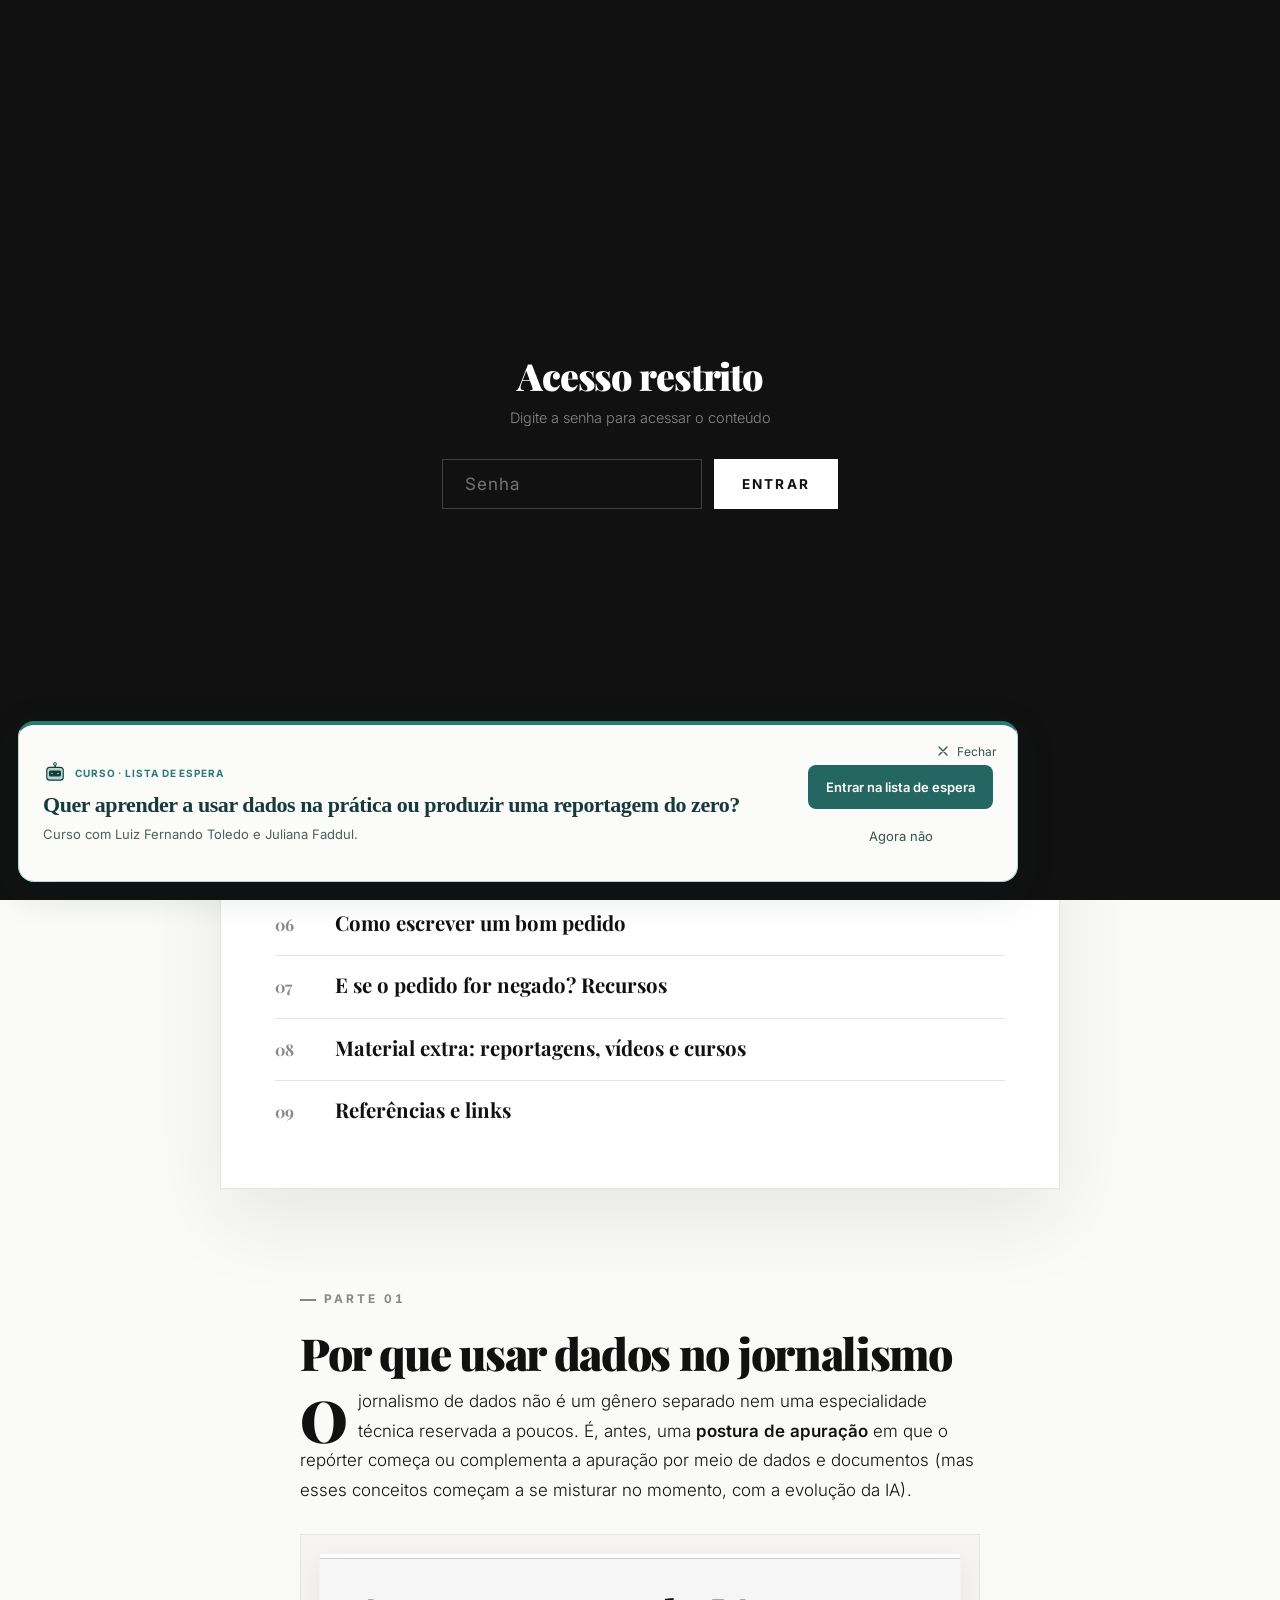
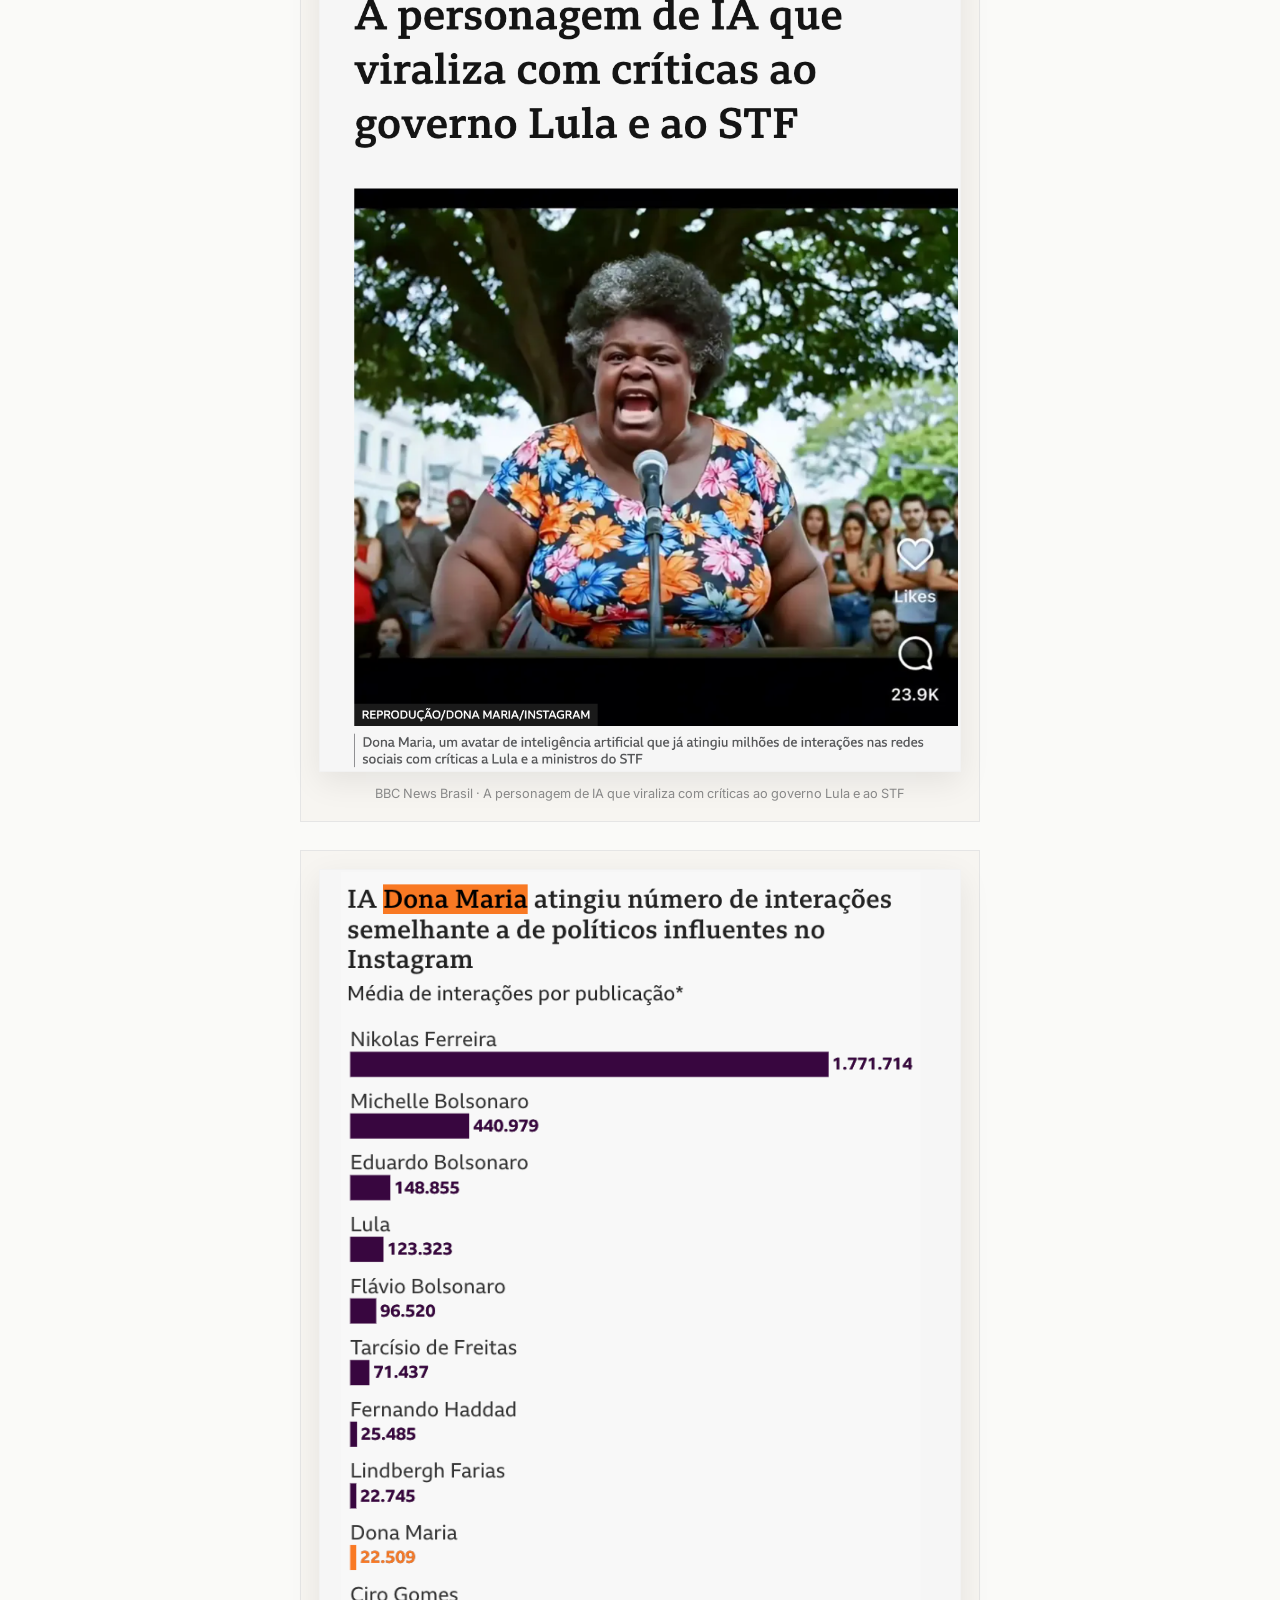
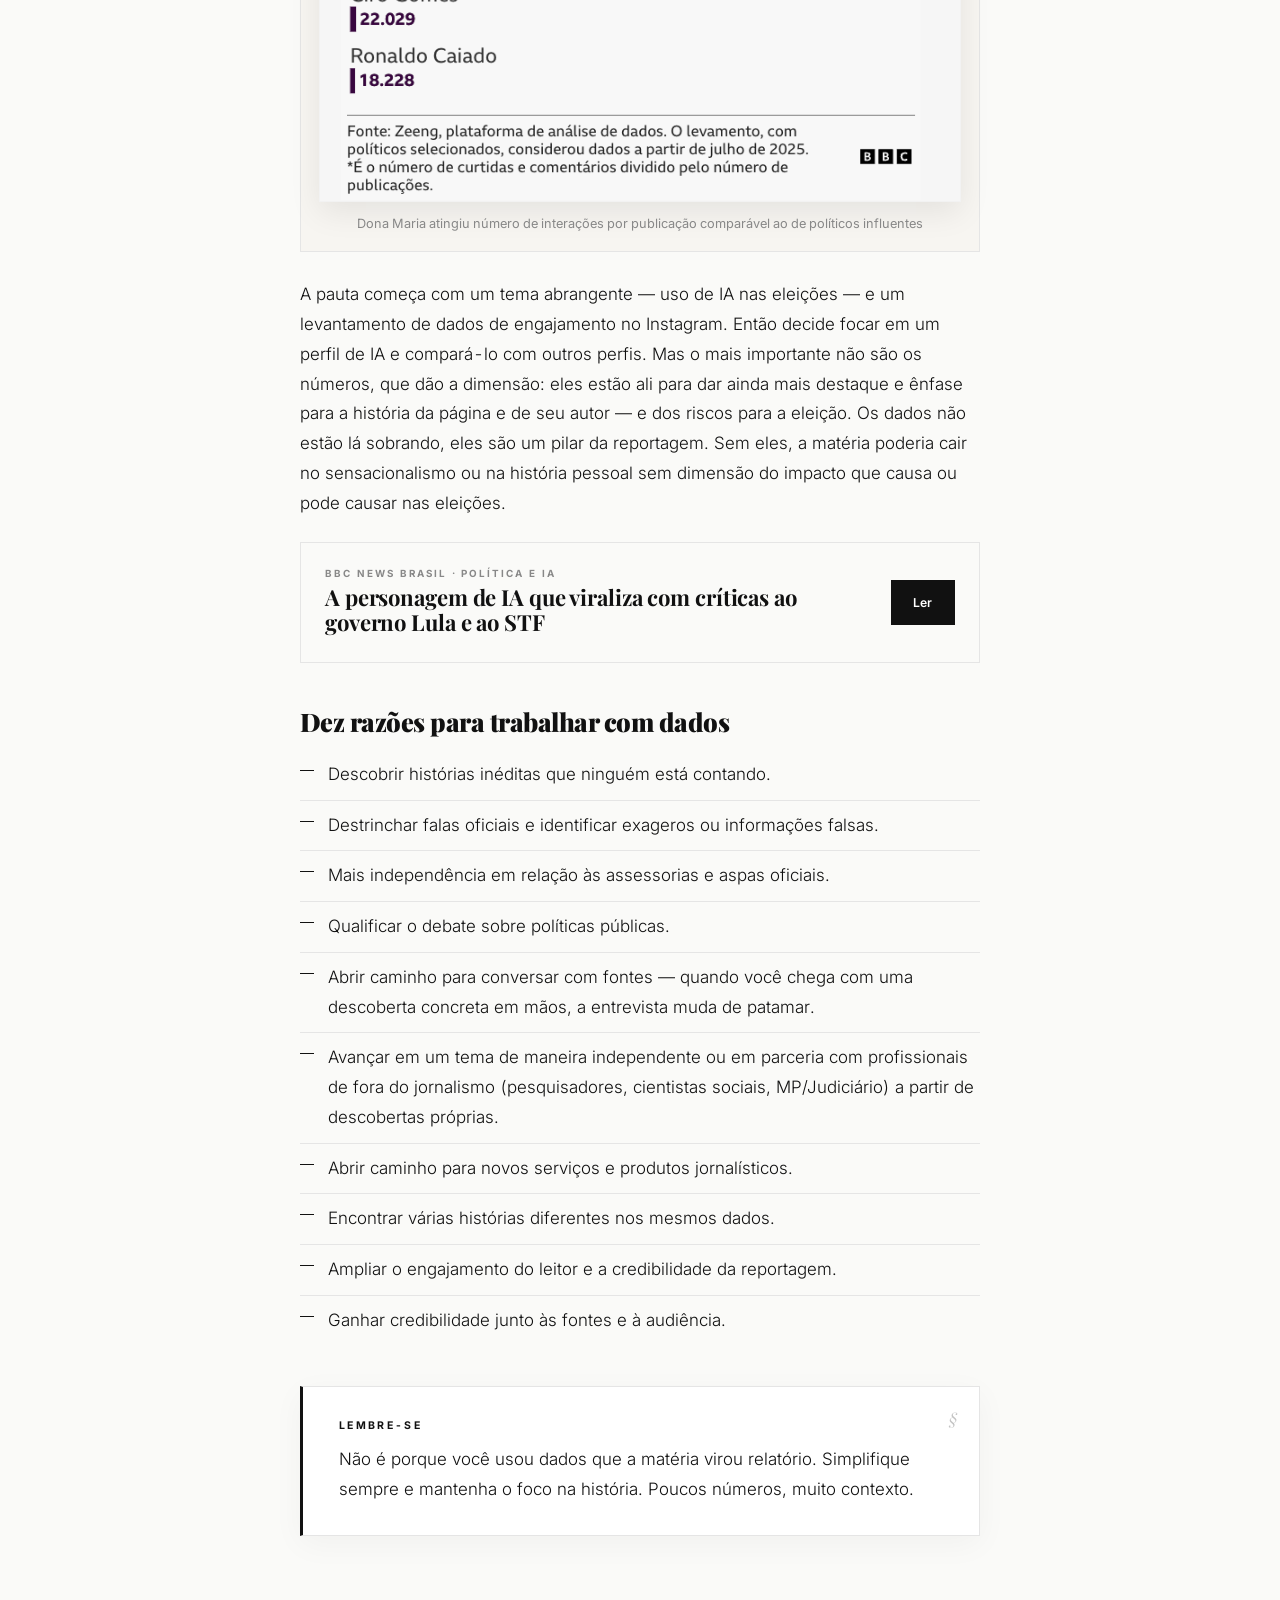
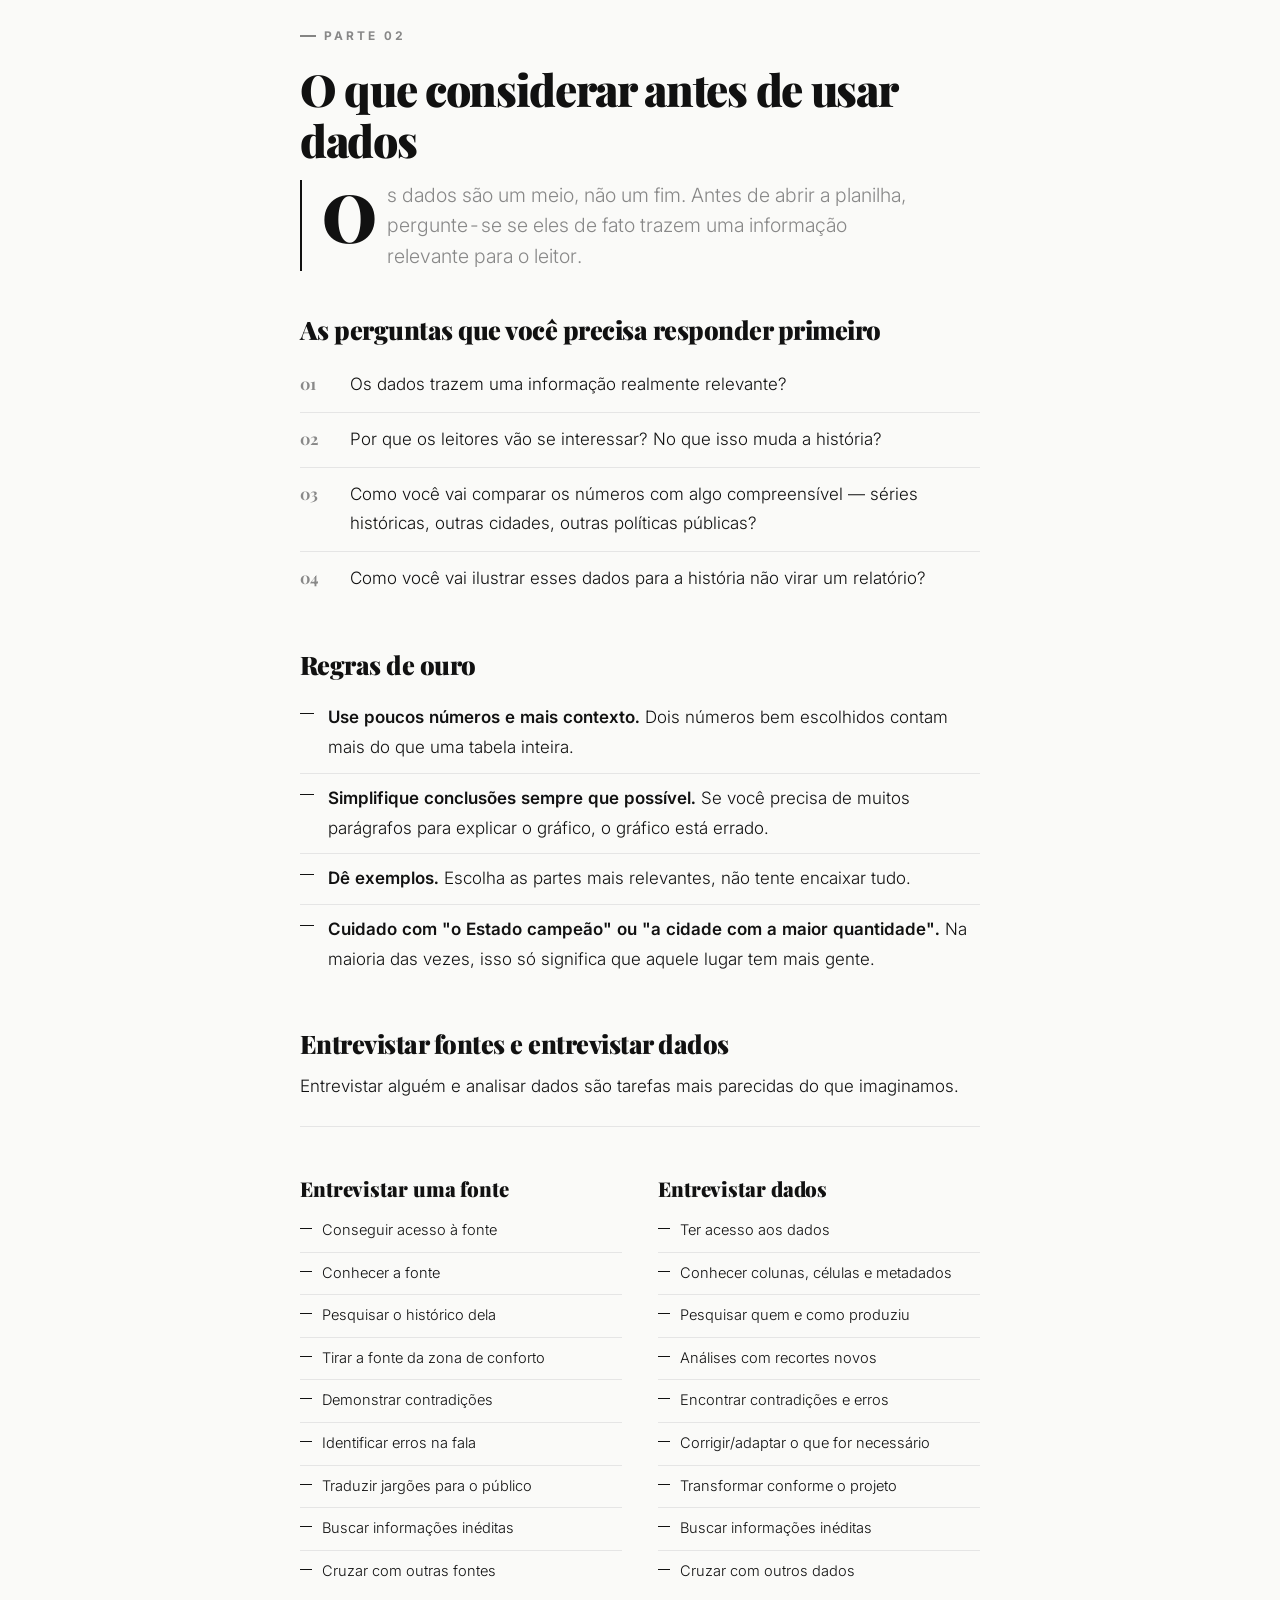
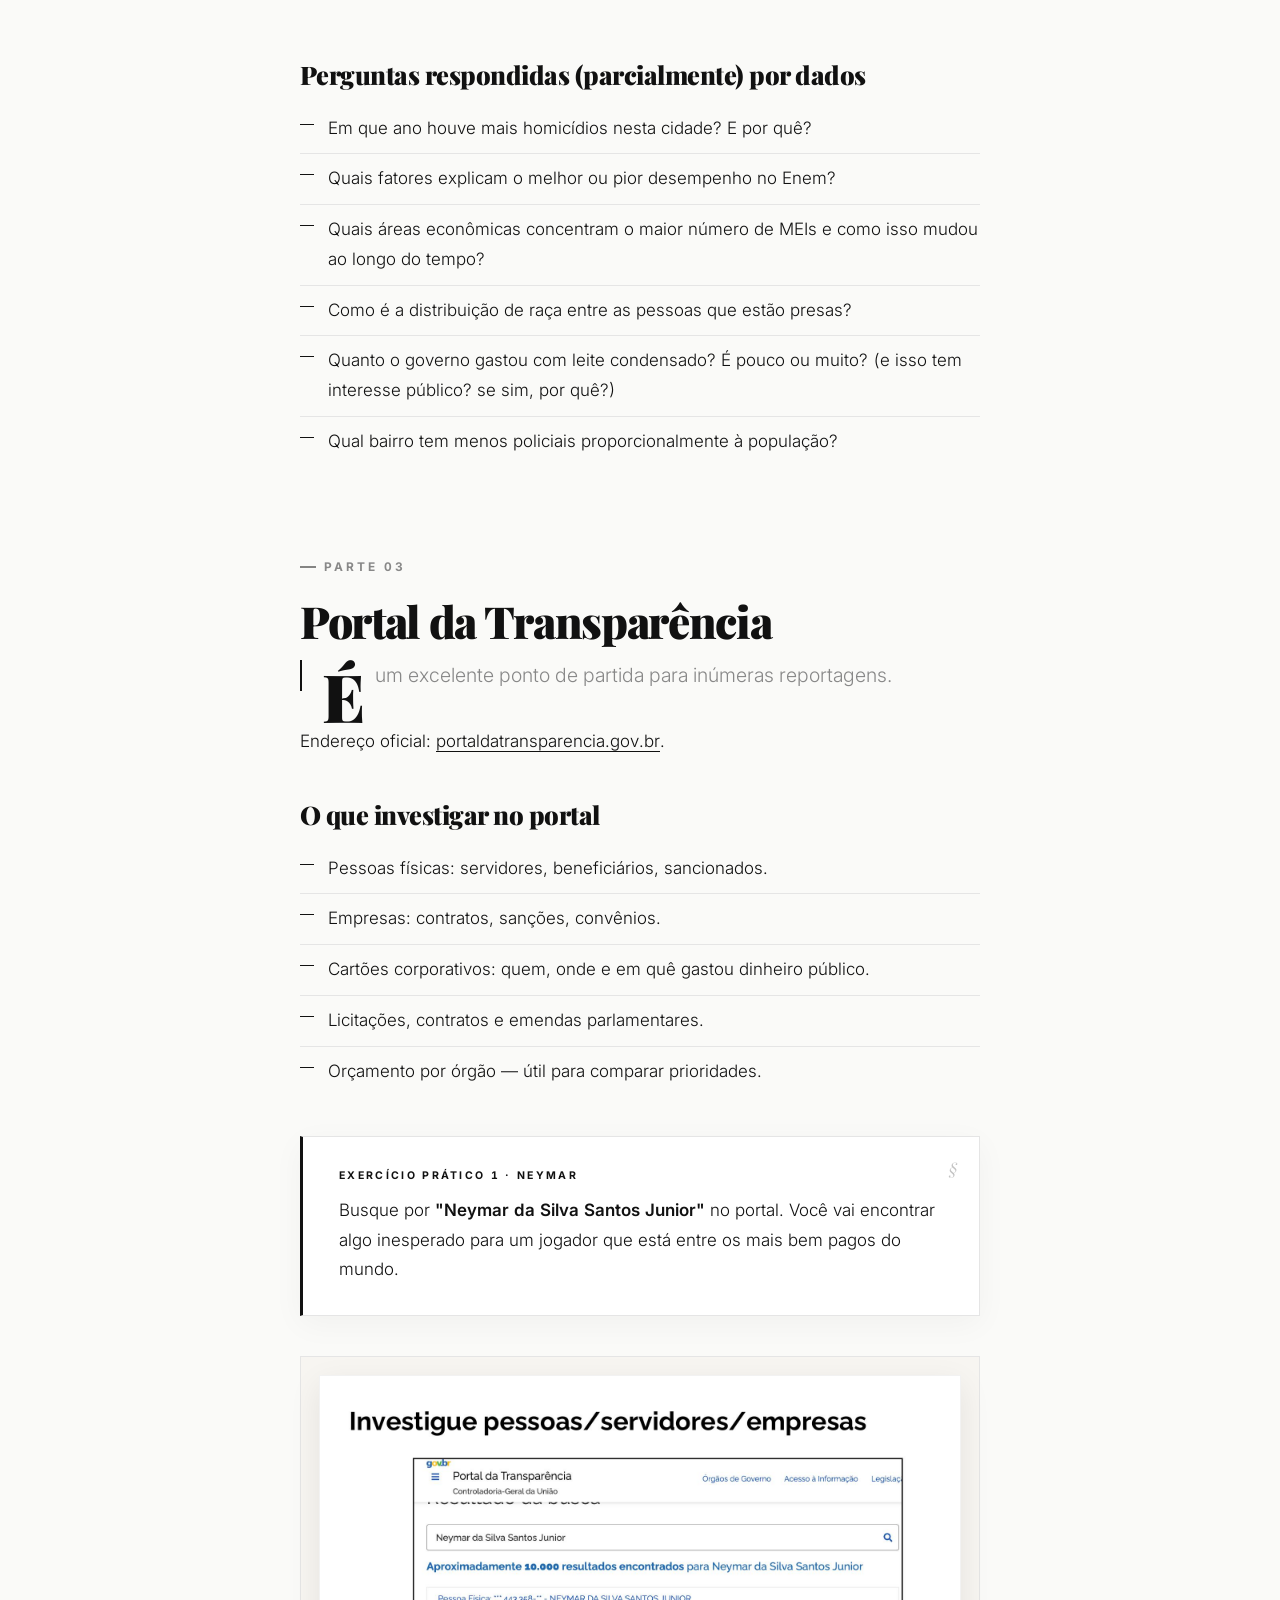
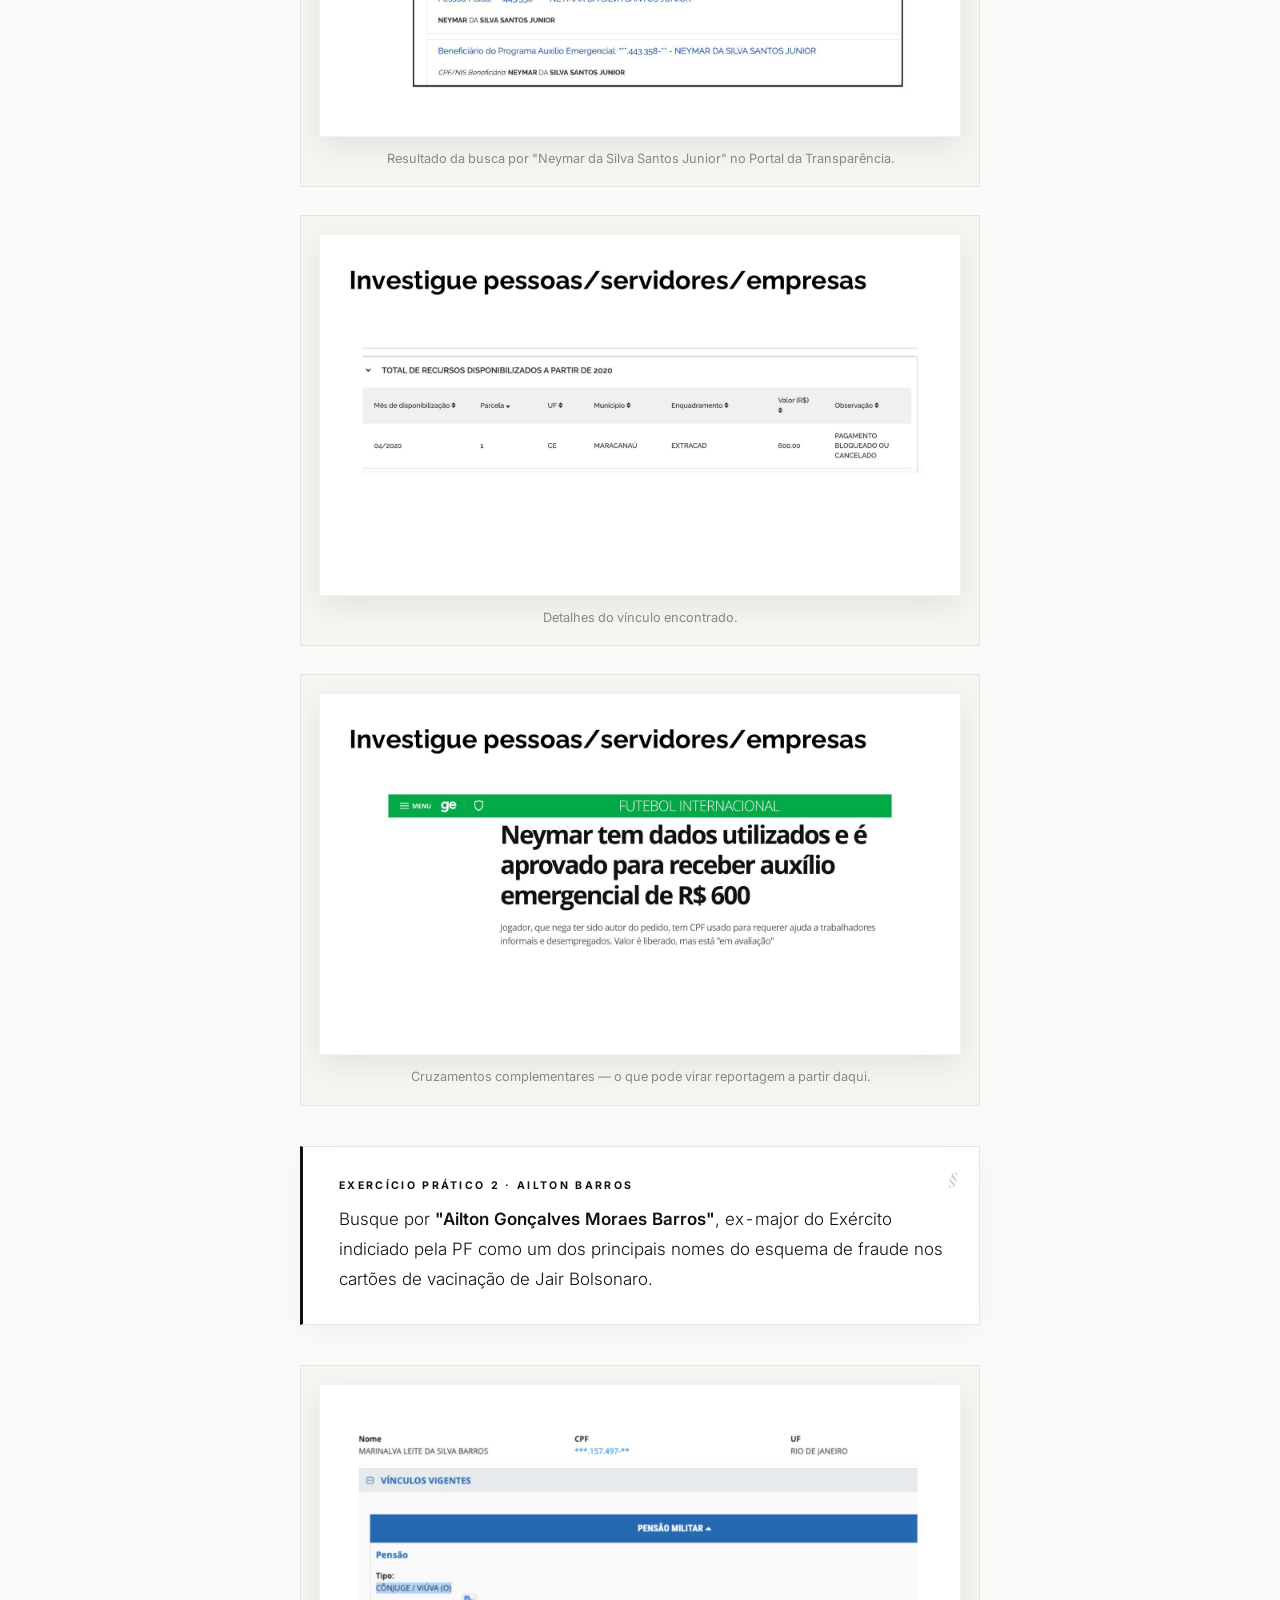
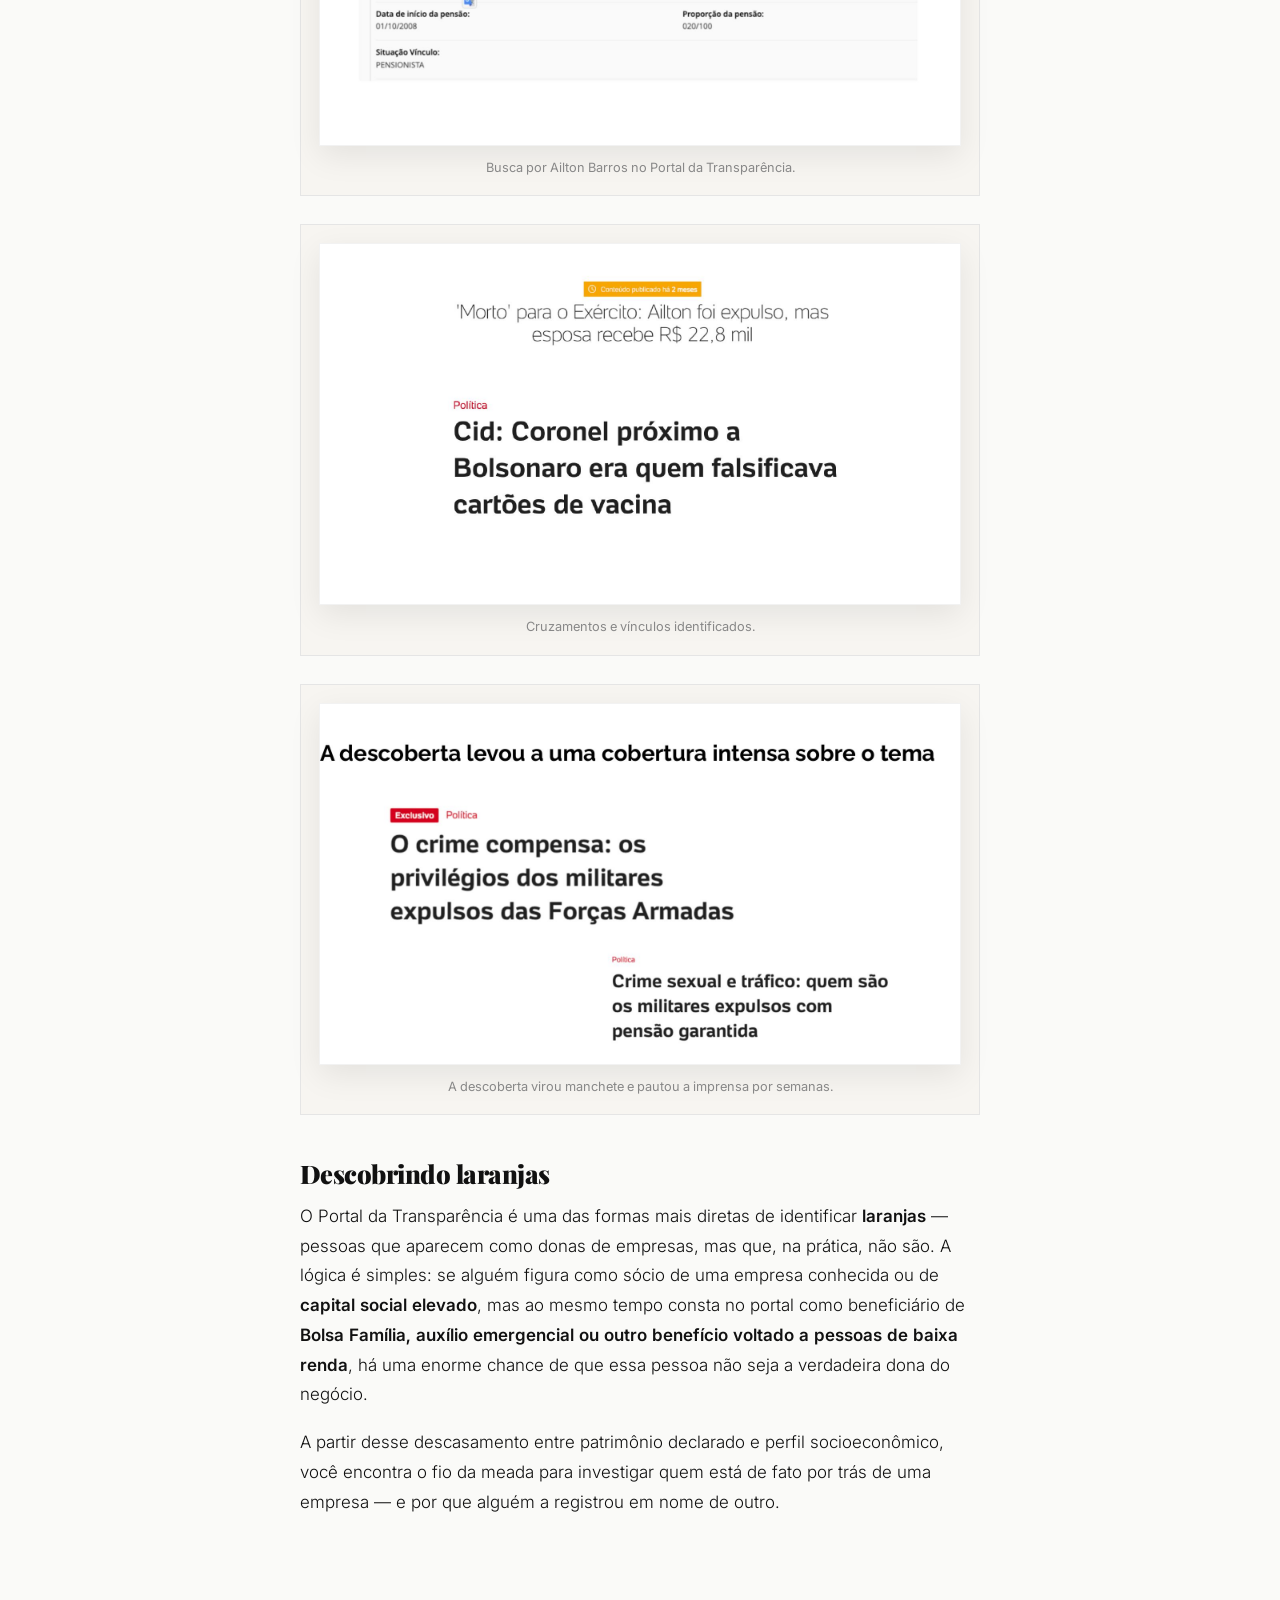
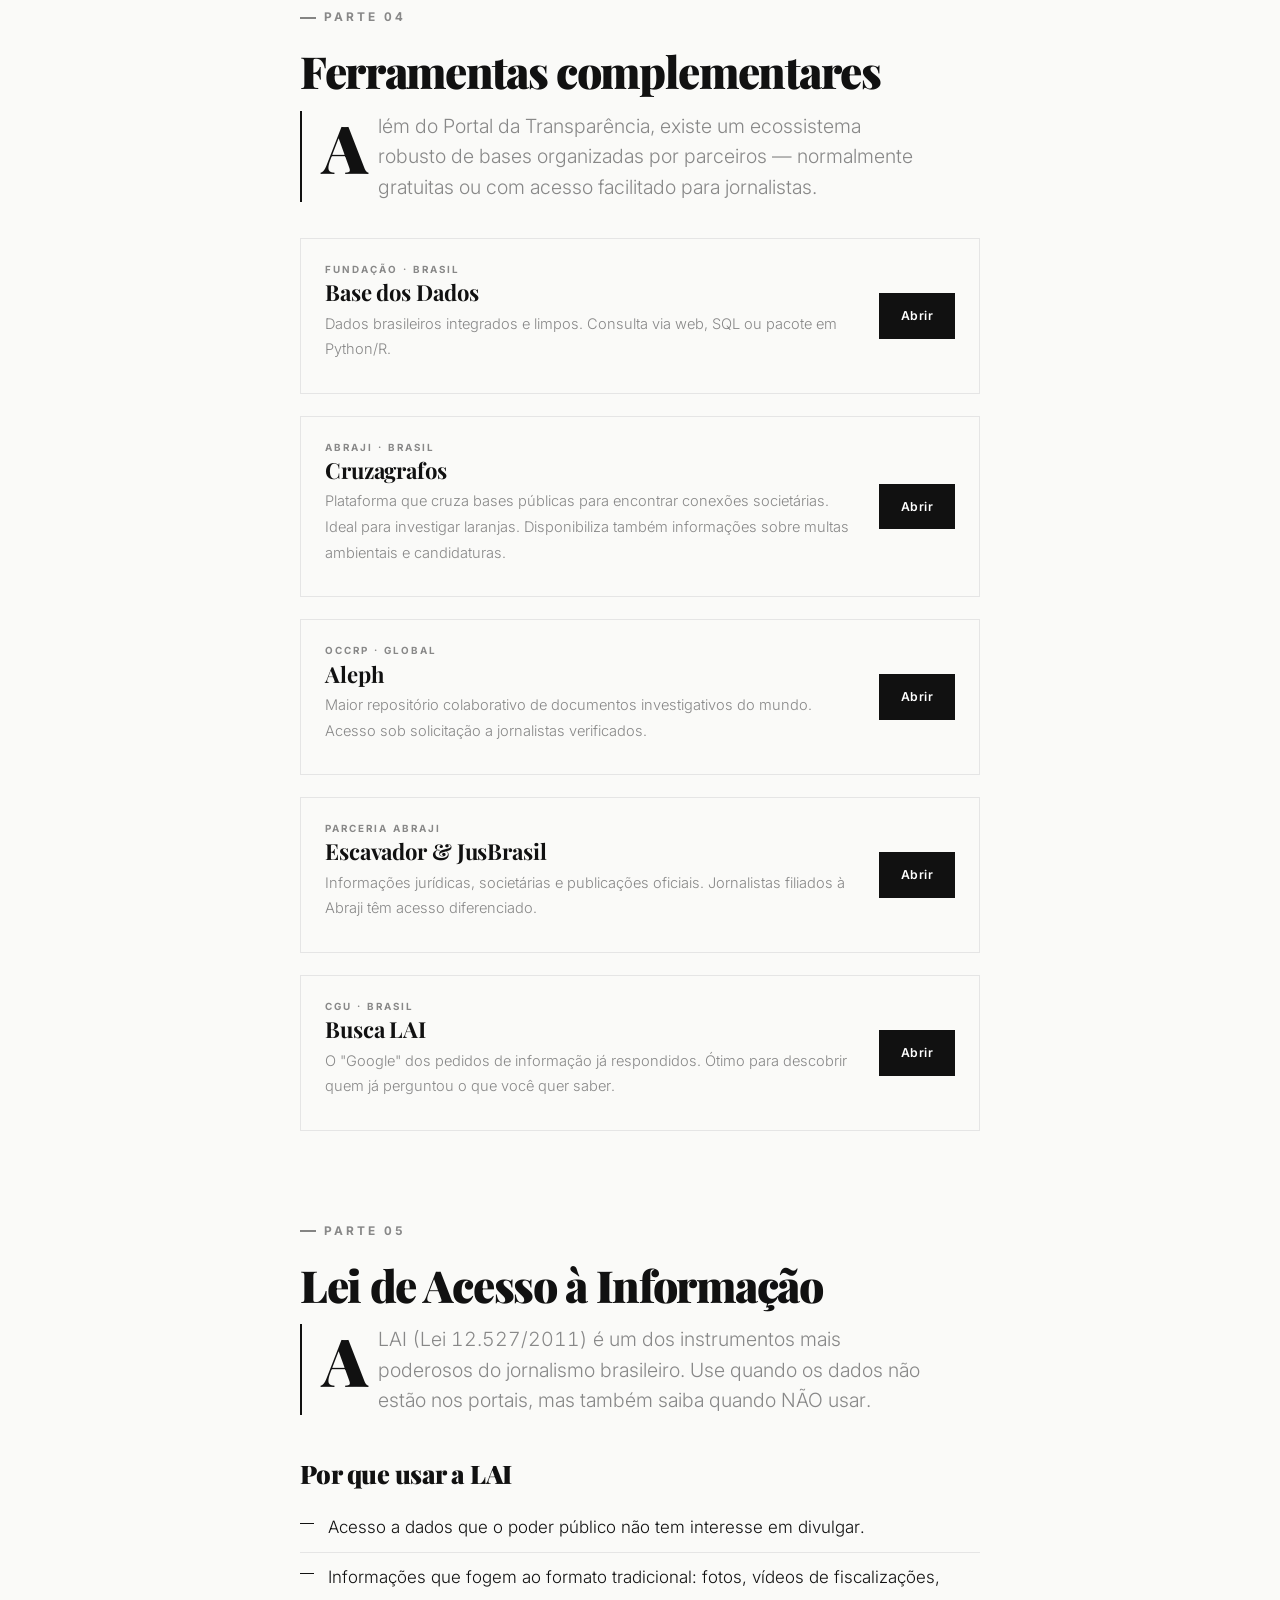
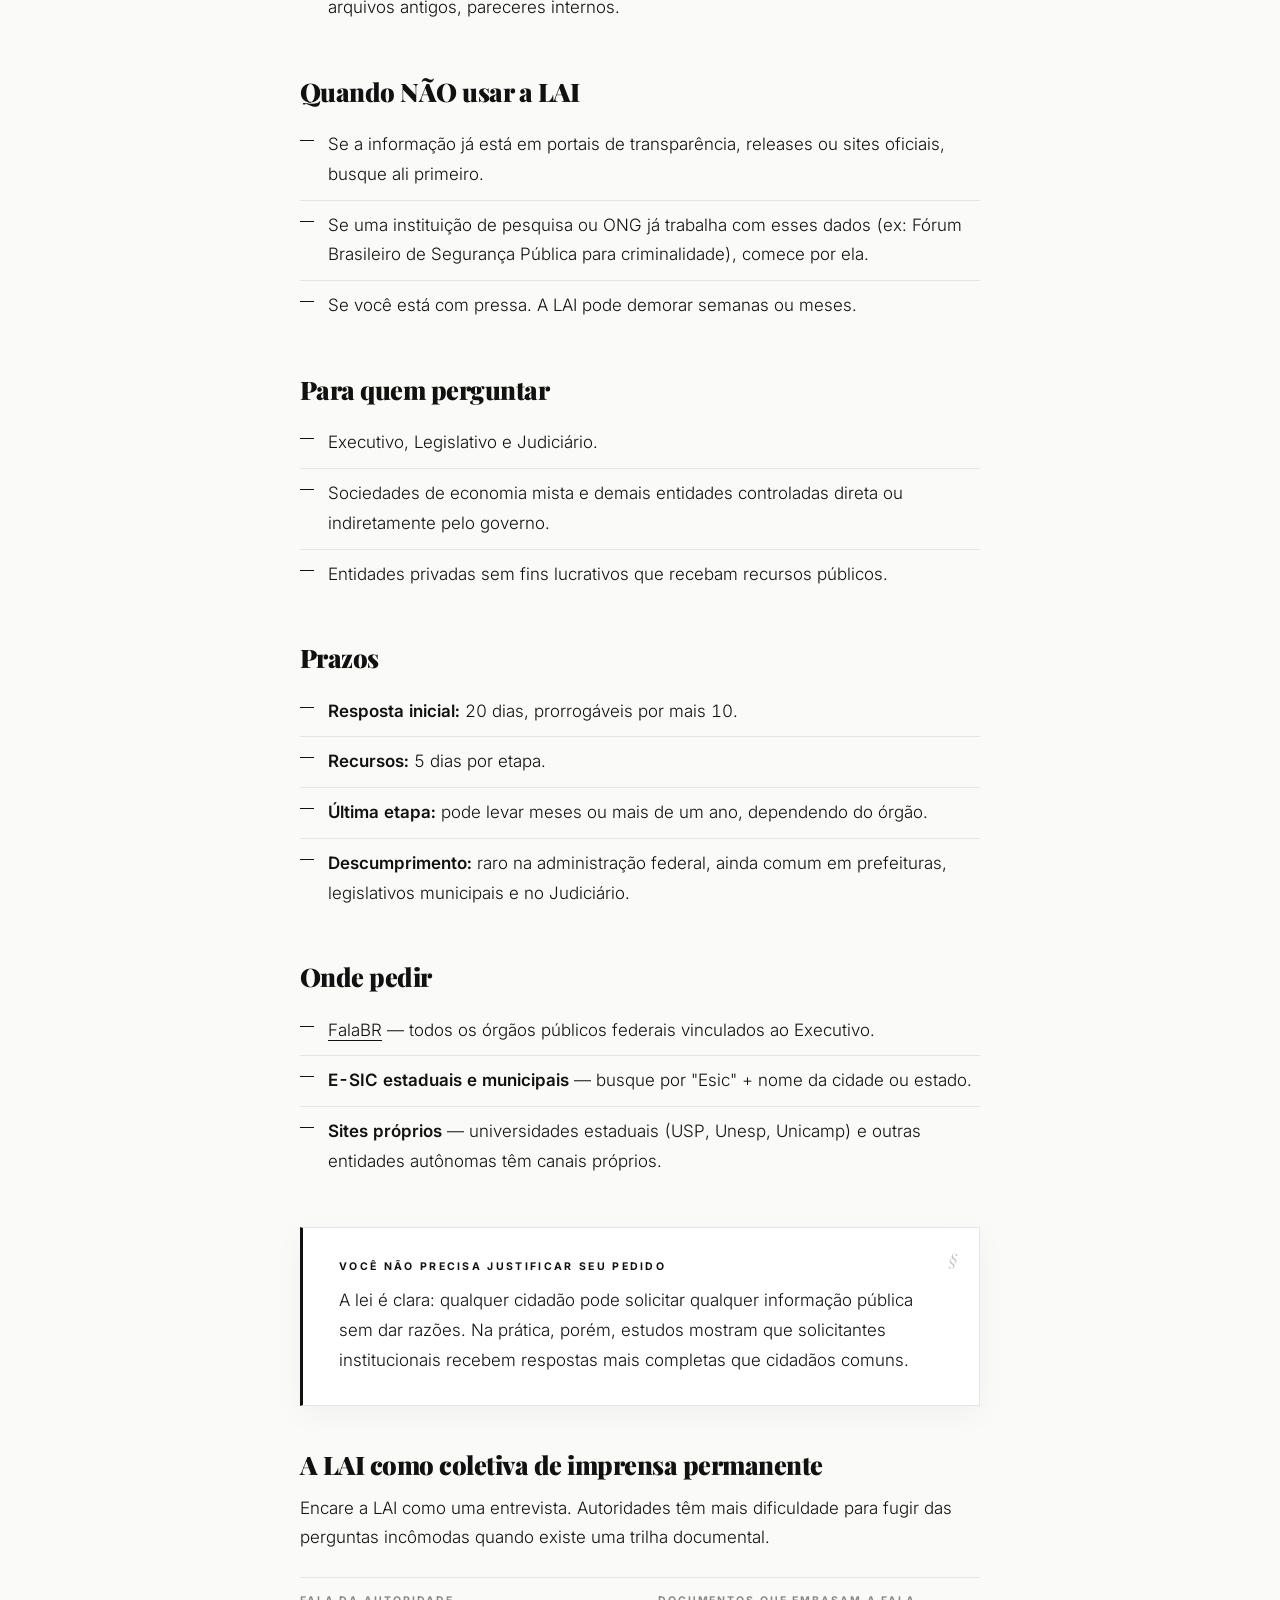
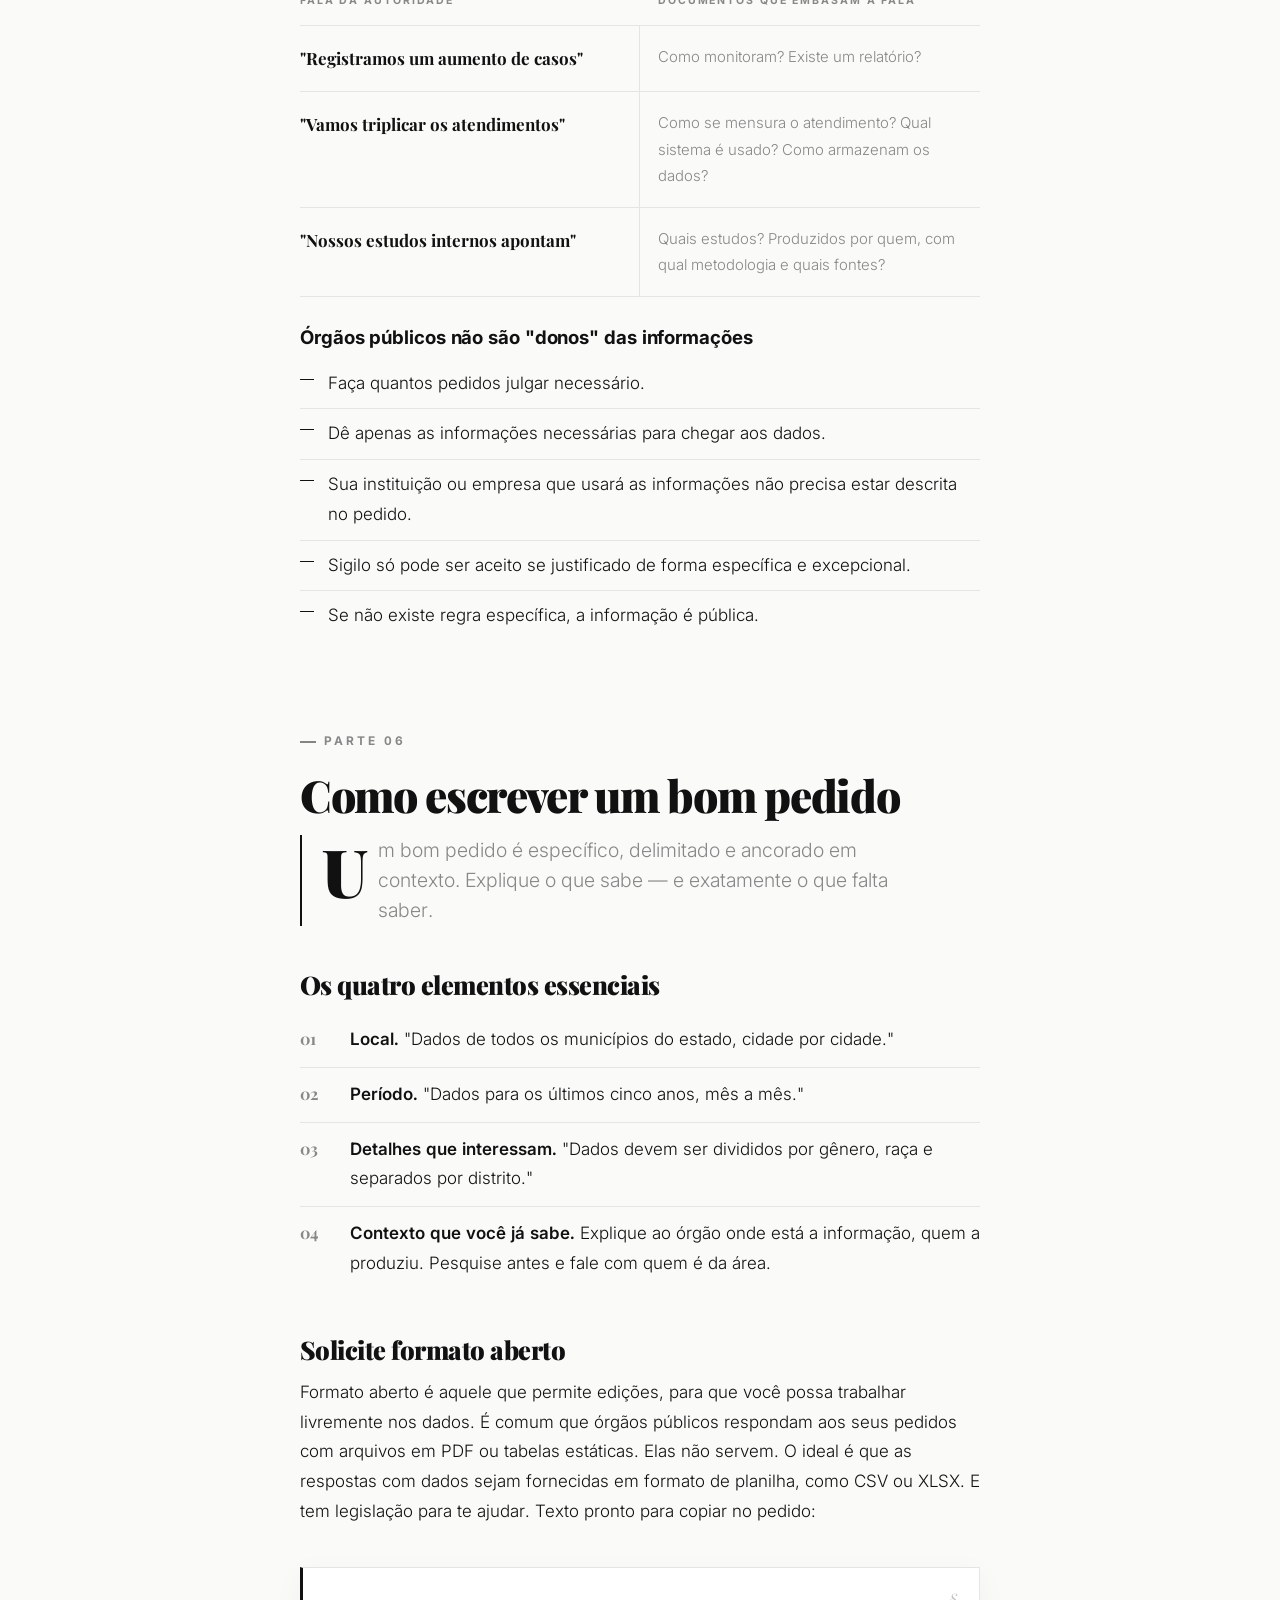
<file: workshop-dados-lai-ia/apostila.html>
<!DOCTYPE html>
<html lang="pt-BR">

<head>
    <meta charset="UTF-8">
    <meta name="viewport" content="width=device-width, initial-scale=1.0">
    <meta name="referrer" content="no-referrer">
    <title>Apostila · Jornalismo de dados, transparência e IA</title>
    <link
        href="https://fonts.googleapis.com/css2?family=Playfair+Display:wght@400;700;900&family=Inter:wght@300;400;500;600;700&display=swap"
        rel="stylesheet">
    <style>
        :root {
            --black: #111;
            --white: #fff;
            --mid: #888;
            --light-gray: #e5e5e5;
            --cream: #f7f5f1;
            --accent: #111;
        }

        * { margin: 0; padding: 0; box-sizing: border-box; }

        html { scroll-behavior: smooth; }

        body {
            font-family: 'Inter', -apple-system, BlinkMacSystemFont, sans-serif;
            color: var(--black);
            background: #fafaf8;
            font-weight: 300;
            line-height: 1.75;
            font-size: 17px;
            font-variant-numeric: tabular-nums;
            font-feature-settings: "kern", "liga";
        }

        /* ======================================== */
        /* READING PROGRESS BAR                     */
        /* ======================================== */
        .reading-progress {
            position: fixed;
            top: 0; left: 0; right: 0;
            height: 44px;
            background: rgba(255,255,255,0.92);
            backdrop-filter: blur(12px);
            -webkit-backdrop-filter: blur(12px);
            border-bottom: 1px solid rgba(0,0,0,0.06);
            z-index: 100;
            display: flex;
            align-items: center;
            padding: 0 26px;
            justify-content: space-between;
            font-family: 'Inter', sans-serif;
            font-size: 10px;
            font-weight: 700;
            letter-spacing: 0.2em;
            text-transform: uppercase;
            color: var(--mid);
        }
        .reading-progress .rp-label {
            position: relative;
            padding-left: 18px;
            color: var(--black);
            max-width: 55%;
            white-space: nowrap;
            overflow: hidden;
            text-overflow: ellipsis;
        }
        .reading-progress .rp-label::before {
            content: "";
            position: absolute;
            left: 0; top: 50%;
            width: 10px; height: 1px;
            background: var(--black);
            transform: translateY(-50%);
        }
        .reading-progress .rp-percent {
            font-family: 'Playfair Display', serif;
            font-style: italic;
            font-size: 14px;
            letter-spacing: 0.02em;
            color: var(--black);
            text-transform: none;
        }
        .reading-progress .rp-percent strong {
            font-weight: 900;
            font-style: normal;
        }
        .reading-progress .rp-track {
            position: absolute;
            bottom: -1px; left: 0;
            height: 2px;
            background: var(--black);
            width: 0;
            transition: width 0.15s linear;
        }

        a { color: var(--black); border-bottom: 1px solid var(--black); text-decoration: none; transition: opacity .2s; }
        a:hover { opacity: 0.65; }

        strong, b { font-weight: 600; color: var(--black); }
        em, i { font-style: italic; }

        h1, h2, h3, h4 {
            font-family: 'Playfair Display', Georgia, serif;
            font-weight: 900;
            color: var(--black);
            letter-spacing: -0.02em;
            line-height: 1.15;
        }

        /* ===== STICKY NAV MENU ===== */
        .nav-menu {
            position: fixed;
            top: 44px; left: 0; right: 0;
            background: rgba(255,255,255,0.97);
            backdrop-filter: blur(10px);
            -webkit-backdrop-filter: blur(10px);
            border-bottom: 1px solid rgba(0,0,0,0.1);
            z-index: 90;
            display: flex;
            gap: 0;
            overflow-x: auto;
            padding: 0 24px;
            -webkit-overflow-scrolling: touch;
            scrollbar-width: none;
        }
        .nav-menu::-webkit-scrollbar { display: none; }
        .nav-menu a {
            font-family: 'Inter', sans-serif;
            font-size: 11px;
            font-weight: 600;
            letter-spacing: 0.08em;
            text-transform: uppercase;
            color: var(--mid);
            text-decoration: none;
            border: none !important;
            border-bottom: 2px solid transparent !important;
            padding: 13px 18px;
            white-space: nowrap;
            transition: color 0.2s, border-bottom-color 0.2s;
            flex-shrink: 0;
        }
        .nav-menu a:hover { color: var(--black); opacity: 1; }
        .nav-menu a.active {
            color: var(--black);
            border-bottom-color: var(--black) !important;
        }
        html { scroll-padding-top: 100px; }

        /* ===== HEADER ===== */
        .site-header {
            background: var(--black);
            color: var(--white);
            padding: 160px 40px 110px;
            text-align: center;
            border-bottom: 1px solid var(--black);
            position: relative;
        }
        .site-header::before {
            content: "";
            position: absolute;
            top: 80px; right: 40px; bottom: 40px; left: 40px;
            border: 1px solid rgba(255,255,255,0.12);
            pointer-events: none;
        }
        .site-header .eyebrow {
            font-family: 'Inter', sans-serif;
            font-size: 0.7em;
            font-weight: 700;
            letter-spacing: 0.28em;
            color: rgba(255,255,255,0.55);
            text-transform: uppercase;
            margin-bottom: 26px;
        }
        .site-header h1 {
            color: var(--white);
            font-size: 3.2em;
            max-width: 900px;
            margin: 0 auto;
            line-height: 1.05;
        }
        .site-header .divider {
            width: 60px; height: 2px; background: var(--white);
            margin: 32px auto;
        }
        .site-header .authors {
            font-family: 'Inter', sans-serif;
            color: rgba(255,255,255,0.78);
            font-size: 1.05em;
            letter-spacing: 0.05em;
        }
        .site-header .subtitle {
            color: rgba(255,255,255,0.5);
            font-size: 0.8em;
            margin-top: 10px;
            letter-spacing: 0.06em;
        }

        /* ===== NAVIGATION INDEX ===== */
        .index {
            max-width: 840px;
            margin: -60px auto 0;
            background: var(--white);
            padding: 46px 54px;
            border: 1px solid var(--light-gray);
            box-shadow: 0 30px 80px rgba(0,0,0,0.08);
            position: relative;
            z-index: 2;
        }
        .index h2 {
            font-size: 0.65em;
            font-weight: 600;
            letter-spacing: 0.28em;
            text-transform: uppercase;
            color: var(--mid);
            font-family: 'Inter', sans-serif;
            margin-bottom: 20px;
        }
        .index ol {
            list-style: none;
            counter-reset: idx;
            padding: 0;
        }
        .index ol li {
            counter-increment: idx;
            padding: 16px 0;
            border-bottom: 1px solid var(--light-gray);
            display: grid;
            grid-template-columns: 60px 1fr;
            align-items: baseline;
        }
        .index ol li:last-child { border-bottom: none; }
        .index ol li::before {
            content: counter(idx, decimal-leading-zero);
            font-family: 'Playfair Display', serif;
            font-weight: 700;
            font-size: 0.95em;
            color: var(--mid);
        }
        .index ol li a {
            font-family: 'Playfair Display', serif;
            font-weight: 700;
            font-size: 1.2em;
            color: var(--black);
            border: none;
            line-height: 1.25;
        }
        .index ol li a:hover { opacity: 0.6; }

        /* ===== CONTENT ===== */
        .content {
            max-width: 760px;
            margin: 100px auto 120px;
            padding: 0 40px;
        }

        .content section { margin-bottom: 90px; }

        .content h2 {
            font-size: 2.6em;
            margin-bottom: 8px;
            letter-spacing: -0.03em;
        }
        .content .section-number {
            display: block;
            font-family: 'Inter', sans-serif;
            font-size: 0.7em;
            font-weight: 700;
            letter-spacing: 0.25em;
            text-transform: uppercase;
            color: var(--mid);
            margin-bottom: 18px;
            position: relative;
            padding-left: 24px;
        }
        .content .section-number::before {
            content: "";
            position: absolute;
            left: 0; top: 50%;
            width: 16px; height: 1px;
            background: var(--black);
            transform: translateY(-50%);
        }

        /* First paragraph drop cap */
        .content section > p:first-of-type::first-letter {
            font-family: 'Playfair Display', serif;
            font-weight: 900;
            font-size: 3.4em;
            line-height: 0.85;
            float: left;
            padding: 8px 10px 0 0;
            color: var(--black);
        }
        .content .section-lead {
            font-size: 1.15em;
            color: var(--mid);
            font-weight: 300;
            margin: 14px 0 36px;
            line-height: 1.55;
            max-width: 620px;
            border-left: 2px solid var(--black);
            padding-left: 20px;
        }
        .content h3 {
            font-size: 1.5em;
            margin: 44px 0 14px;
        }
        .content h4 {
            font-size: 1.1em;
            margin: 30px 0 10px;
            font-family: 'Inter', sans-serif;
            font-weight: 700;
            letter-spacing: -0.005em;
        }
        .content p {
            margin-bottom: 18px;
            color: var(--black);
        }
        .content p.muted { color: var(--mid); }

        .content ul, .content ol {
            padding-left: 0;
            margin-bottom: 24px;
            list-style: none;
        }
        .content ul li {
            position: relative;
            padding: 10px 0 10px 28px;
            border-bottom: 1px solid var(--light-gray);
        }
        .content ul li:last-child { border-bottom: none; }
        .content ul li::before {
            content: "";
            position: absolute;
            left: 0; top: 20px;
            width: 14px; height: 1px;
            background: var(--black);
        }
        .content ol { counter-reset: enum; }
        .content ol li {
            counter-increment: enum;
            position: relative;
            padding: 12px 0 12px 50px;
            border-bottom: 1px solid var(--light-gray);
        }
        .content ol li::before {
            content: counter(enum, decimal-leading-zero);
            position: absolute;
            left: 0; top: 12px;
            font-family: 'Playfair Display', serif;
            font-weight: 700;
            font-size: 0.95em;
            color: var(--mid);
        }
        .content ol li:last-child { border-bottom: none; }

        blockquote {
            font-family: 'Playfair Display', serif;
            font-style: italic;
            font-weight: 400;
            font-size: 1.35em;
            line-height: 1.35;
            color: var(--black);
            margin: 36px 0;
            padding: 0 0 0 32px;
            border-left: 2px solid var(--black);
            max-width: 680px;
        }
        blockquote cite {
            display: block;
            font-family: 'Inter', sans-serif;
            font-style: normal;
            font-size: 0.45em;
            font-weight: 700;
            letter-spacing: 0.2em;
            text-transform: uppercase;
            color: var(--mid);
            margin-top: 16px;
        }

        .callout {
            background: var(--white);
            padding: 30px 36px;
            margin: 40px 0;
            border: 1px solid var(--light-gray);
            border-left: 3px solid var(--black);
            position: relative;
            box-shadow: 0 8px 30px rgba(0,0,0,0.04);
        }
        .callout::before {
            content: "§";
            position: absolute;
            top: 18px; right: 22px;
            font-family: 'Playfair Display', serif;
            font-style: italic;
            font-size: 16px;
            color: var(--mid);
            opacity: 0.5;
        }
        .callout .callout-title {
            font-family: 'Inter', sans-serif;
            font-size: 0.62em;
            font-weight: 700;
            letter-spacing: 0.22em;
            text-transform: uppercase;
            color: var(--black);
            margin-bottom: 10px;
        }
        .callout p:last-child { margin-bottom: 0; }

        /* Table: Fala vs Documento */
        .two-col-table {
            display: grid;
            grid-template-columns: 1fr 1fr;
            border-top: 1px solid var(--light-gray);
            margin: 24px 0;
        }
        .two-col-table .head {
            font-family: 'Inter', sans-serif;
            font-size: 0.62em;
            font-weight: 700;
            letter-spacing: 0.18em;
            text-transform: uppercase;
            color: var(--mid);
            padding: 14px 18px 14px 0;
            border-bottom: 1px solid var(--light-gray);
        }
        .two-col-table .head + .head { padding-left: 18px; padding-right: 0; }
        .two-col-table .q {
            font-family: 'Playfair Display', serif;
            font-weight: 700;
            font-size: 1em;
            padding: 18px 18px 18px 0;
            border-right: 1px solid var(--light-gray);
            border-bottom: 1px solid var(--light-gray);
            color: var(--black);
        }
        .two-col-table .a {
            font-size: 0.88em;
            padding: 18px 0 18px 18px;
            border-bottom: 1px solid var(--light-gray);
            color: var(--mid);
        }

        /* Compare */
        .compare-grid {
            display: grid;
            grid-template-columns: 1fr 1fr;
            gap: 36px;
            margin: 24px 0;
            border-top: 1px solid var(--light-gray);
            padding-top: 20px;
        }
        .compare-grid h4 {
            font-family: 'Playfair Display', serif;
            font-weight: 900;
            font-size: 1.2em;
            margin-bottom: 10px;
        }
        .compare-grid ul li {
            font-size: 0.86em;
            padding: 8px 0 8px 22px;
        }
        .compare-grid ul li::before { top: 18px; width: 12px; }

        /* Tool cards */
        .tool-list {
            display: grid;
            gap: 22px;
            margin: 24px 0;
        }
        .tool-item {
            border: 1px solid var(--light-gray);
            padding: 22px 24px;
            display: grid;
            grid-template-columns: 1fr auto;
            gap: 20px;
            align-items: center;
        }
        .tool-item h4 {
            margin: 0 0 4px;
            font-family: 'Playfair Display', serif;
            font-size: 1.3em;
        }
        .tool-item .tool-org {
            font-size: 0.58em;
            font-weight: 700;
            letter-spacing: 0.2em;
            text-transform: uppercase;
            color: var(--mid);
            display: block;
            margin-bottom: 2px;
        }
        .tool-item p {
            margin: 6px 0 8px;
            font-size: 0.86em;
            color: var(--mid);
        }
        .tool-item a.go {
            font-size: 0.72em;
            font-weight: 600;
            letter-spacing: 0.04em;
            color: var(--white);
            background: var(--black);
            padding: 12px 22px;
            border: none;
            white-space: nowrap;
        }
        .tool-item a.go:hover { opacity: 0.8; }

        /* Steps */
        .steps-list {
            counter-reset: step;
            border-left: 2px solid var(--black);
            padding-left: 28px;
            margin: 24px 0;
        }
        .steps-list li {
            counter-increment: step;
            padding: 10px 0;
            list-style: none;
            border: none;
            position: relative;
        }
        .steps-list li::before {
            content: "Etapa " counter(step);
            display: block;
            font-family: 'Inter', sans-serif;
            font-size: 0.62em;
            font-weight: 700;
            letter-spacing: 0.2em;
            text-transform: uppercase;
            color: var(--mid);
            margin-bottom: 2px;
        }
        .steps-list li strong {
            font-family: 'Playfair Display', serif;
            font-size: 1.1em;
            display: block;
            margin-bottom: 4px;
        }

        /* Figures */
        figure {
            margin: 28px 0;
            background: var(--cream);
            padding: 18px;
            border: 1px solid var(--light-gray);
        }
        figure img {
            width: 100%;
            display: block;
            box-shadow: 0 10px 30px rgba(0,0,0,0.08);
            border: 1px solid rgba(0,0,0,0.05);
            background: #fff;
        }
        figure figcaption {
            font-family: 'Inter', sans-serif;
            font-size: 0.75em;
            font-weight: 400;
            color: var(--mid);
            margin-top: 12px;
            line-height: 1.5;
            text-align: center;
        }
        .figure-row {
            display: grid;
            grid-template-columns: 1fr 1fr;
            gap: 14px;
            margin: 28px 0;
        }
        .figure-row figure { margin: 0; }

        /* Footer */
        footer {
            background: var(--black);
            color: rgba(255,255,255,0.7);
            padding: 60px 40px;
            text-align: center;
            font-size: 0.88em;
        }
        footer a { color: var(--white); border-bottom-color: rgba(255,255,255,0.4); }
        footer .divider {
            width: 40px; height: 1px; background: rgba(255,255,255,0.3);
            margin: 24px auto;
        }
        footer .back-link {
            display: inline-block;
            margin-top: 14px;
            font-size: 0.85em;
            letter-spacing: 0.04em;
        }

        @media (max-width: 720px) {
            .site-header { padding: 60px 24px 90px; }
            .site-header h1 { font-size: 2.1em; }
            .index { margin: -50px 20px 0; padding: 30px 26px; }
            .index ol li { grid-template-columns: 44px 1fr; }
            .content { margin: 60px auto 80px; padding: 0 24px; }
            .content h2 { font-size: 1.9em; }
            .compare-grid, .two-col-table { grid-template-columns: 1fr; }
            .two-col-table .q { border-right: none; }
            .tool-item { grid-template-columns: 1fr; }
        }
    </style>
  <script defer src="/assets/course-banner.js?v=20261028-course3" data-df-course-loader></script>
</head>

<body>

    <!-- PASSWORD GATE -->
    <div id="pw-gate" style="position:fixed;inset:0;z-index:9999;background:#111;display:flex;flex-direction:column;justify-content:center;align-items:center;font-family:'Inter',sans-serif;">
        <h1 style="font-family:'Playfair Display',serif;color:#fff;font-size:2.2em;margin-bottom:8px;letter-spacing:-0.03em;">Acesso restrito</h1>
        <p style="color:rgba(255,255,255,0.5);font-size:0.85em;margin-bottom:28px;">Digite a senha para acessar o conteúdo</p>
        <form onsubmit="return checkPw()" style="display:flex;gap:12px;">
            <input id="pw-input" type="password" placeholder="Senha" autocomplete="off"
                style="font-family:'Inter',sans-serif;font-size:1em;padding:14px 22px;border:1px solid rgba(255,255,255,0.2);background:transparent;color:#fff;outline:none;width:260px;letter-spacing:0.06em;">
            <button type="submit"
                style="font-family:'Inter',sans-serif;font-size:0.8em;font-weight:700;letter-spacing:0.15em;text-transform:uppercase;padding:14px 28px;background:#fff;color:#111;border:none;cursor:pointer;">Entrar</button>
        </form>
        <p id="pw-err" style="color:#e55;font-size:0.78em;margin-top:14px;opacity:0;transition:opacity 0.3s;">Senha incorreta</p>
    </div>
    <script>
        async function hashStr(s){const e=new TextEncoder().encode(s);const h=await crypto.subtle.digest('SHA-256',e);return Array.from(new Uint8Array(h)).map(b=>b.toString(16).padStart(2,'0')).join('');}
        async function checkPw(){
            var v=document.getElementById('pw-input').value;
            var h=await hashStr(v);
            if(h==='fdab7b687df67897f6b9983180fa25a09f306927ead0e38dd15c8664719172cd'){
                document.getElementById('pw-gate').style.display='none';
                sessionStorage.setItem('pw-ok','1');
                return false;
            }
            document.getElementById('pw-err').style.opacity='1';
            return false;
        }
        if(sessionStorage.getItem('pw-ok')==='1'){document.getElementById('pw-gate').style.display='none';}
    </script>

    <div class="reading-progress">
        <div class="rp-label" id="rp-label">Apostila · Jornalismo de dados, transparência e IA</div>
        <div class="rp-percent" id="rp-percent"><strong>00</strong>%</div>
        <div class="rp-track" id="rp-track"></div>
    </div>

    <nav class="nav-menu" id="nav-menu">
        <a href="#intro">Por que dados</a>
        <a href="#fundamentos">Fundamentos</a>
        <a href="#portal">Portal</a>
        <a href="#ferramentas">Ferramentas</a>
        <a href="#lai">LAI</a>
        <a href="#pedido">Pedido</a>
        <a href="#recursos">Recursos</a>
        <a href="#exemplos">Exemplos</a>
        <a href="#referencias">Referências</a>
    </nav>

    <header class="site-header">
        <div class="eyebrow">Apostila do workshop</div>
        <h1>Jornalismo de dados, transparência e IA</h1>
        <div class="divider"></div>
        <div class="authors">Luiz Fernando Toledo</div>
        <div class="subtitle">LAI, dados abertos e IA na apuração</div>
    </header>

    <nav class="index">
        <h2>Índice</h2>
        <ol>
            <li><a href="#intro">Por que usar dados no jornalismo</a></li>
            <li><a href="#fundamentos">O que considerar antes de usar dados</a></li>
            <li><a href="#portal">Portal da Transparência</a></li>
            <li><a href="#ferramentas">Ferramentas complementares</a></li>
            <li><a href="#lai">Lei de Acesso à Informação</a></li>
            <li><a href="#pedido">Como escrever um bom pedido</a></li>
            <li><a href="#recursos">E se o pedido for negado? Recursos</a></li>
            <li><a href="#exemplos">Material extra: reportagens, vídeos e cursos</a></li>
            <li><a href="#referencias">Referências e links</a></li>
        </ol>
    </nav>

    <main class="content">

        <section id="intro">
            <span class="section-number">Parte 01</span>
            <h2>Por que usar dados no jornalismo</h2>

            <p>O jornalismo de dados não é um gênero separado nem uma especialidade técnica reservada a poucos. É,
                antes, uma <strong>postura de apuração</strong> em que o repórter começa ou complementa a apuração
                por meio de dados e documentos (mas esses conceitos começam a se misturar no momento, com a
                evolução da IA).</p>

            <figure>
                <img src="photos/dona_maria_materia.png" alt="A personagem de IA que viraliza com críticas ao governo Lula e ao STF">
                <figcaption>BBC News Brasil · A personagem de IA que viraliza com críticas ao governo Lula e ao STF</figcaption>
            </figure>
            <figure>
                <img src="photos/dona_maria_grafico.png" alt="Dona Maria atingiu interações semelhantes a políticos influentes">
                <figcaption>Dona Maria atingiu número de interações por publicação comparável ao de políticos influentes</figcaption>
            </figure>

            <p>A pauta começa com um tema abrangente — uso de IA nas eleições — e um levantamento de dados de
                engajamento no Instagram. Então decide focar em um perfil de IA e compará-lo com outros perfis. Mas o
                mais importante não são os números, que dão a dimensão: eles estão ali para dar ainda mais destaque e
                ênfase para a história da página e de seu autor — e dos riscos para a eleição. Os dados não estão lá
                sobrando, eles são um pilar da reportagem. Sem eles, a matéria poderia cair no sensacionalismo ou na
                história pessoal sem dimensão do impacto que causa ou pode causar nas eleições.</p>

            <div class="tool-list">
                <div class="tool-item">
                    <div>
                        <span class="tool-org">BBC News Brasil · Política e IA</span>
                        <h4>A personagem de IA que viraliza com críticas ao governo Lula e ao STF</h4>
                    </div>
                    <a class="go" href="https://www.bbc.com/portuguese/articles/c7vq10lvv15o" target="_blank">Ler</a>
                </div>
            </div>

            <h3>Dez razões para trabalhar com dados</h3>
            <ul>
                <li>Descobrir histórias inéditas que ninguém está contando.</li>
                <li>Destrinchar falas oficiais e identificar exageros ou informações falsas.</li>
                <li>Mais independência em relação às assessorias e aspas oficiais.</li>
                <li>Qualificar o debate sobre políticas públicas.</li>
                <li>Abrir caminho para conversar com fontes — quando você chega com uma descoberta concreta em
                    mãos, a entrevista muda de patamar.</li>
                <li>Avançar em um tema de maneira independente ou em parceria com profissionais de fora do
                    jornalismo (pesquisadores, cientistas sociais, MP/Judiciário) a partir de descobertas próprias.</li>
                <li>Abrir caminho para novos serviços e produtos jornalísticos.</li>
                <li>Encontrar várias histórias diferentes nos mesmos dados.</li>
                <li>Ampliar o engajamento do leitor e a credibilidade da reportagem.</li>
                <li>Ganhar credibilidade junto às fontes e à audiência.</li>
            </ul>

            <div class="callout">
                <div class="callout-title">Lembre-se</div>
                <p>Não é porque você usou dados que a matéria virou relatório. Simplifique sempre e mantenha o foco
                    na história. Poucos números, muito contexto.</p>
            </div>
        </section>

        <section id="fundamentos">
            <span class="section-number">Parte 02</span>
            <h2>O que considerar antes de usar dados</h2>
            <p class="section-lead">Os dados são um meio, não um fim. Antes de abrir a planilha, pergunte-se se eles
                de fato trazem uma informação relevante para o leitor.</p>

            <h3>As perguntas que você precisa responder primeiro</h3>
            <ol>
                <li>Os dados trazem uma informação realmente relevante?</li>
                <li>Por que os leitores vão se interessar? No que isso muda a história?</li>
                <li>Como você vai comparar os números com algo compreensível — séries históricas, outras cidades,
                    outras políticas públicas?</li>
                <li>Como você vai ilustrar esses dados para a história não virar um relatório?</li>
            </ol>

            <h3>Regras de ouro</h3>
            <ul>
                <li><strong>Use poucos números e mais contexto.</strong> Dois números bem escolhidos contam mais do
                    que uma tabela inteira.</li>
                <li><strong>Simplifique conclusões sempre que possível.</strong> Se você precisa de muitos parágrafos
                    para explicar o gráfico, o gráfico está errado.</li>
                <li><strong>Dê exemplos.</strong> Escolha as partes mais relevantes, não tente encaixar tudo.</li>
                <li><strong>Cuidado com "o Estado campeão" ou "a cidade com a maior quantidade".</strong> Na maioria
                    das vezes, isso só significa que aquele lugar tem mais gente.</li>
            </ul>

            <h3>Entrevistar fontes e entrevistar dados</h3>
            <p>Entrevistar alguém e analisar dados são tarefas mais parecidas do que imaginamos.</p>

            <div class="compare-grid">
                <div>
                    <h4>Entrevistar uma fonte</h4>
                    <ul>
                        <li>Conseguir acesso à fonte</li>
                        <li>Conhecer a fonte</li>
                        <li>Pesquisar o histórico dela</li>
                        <li>Tirar a fonte da zona de conforto</li>
                        <li>Demonstrar contradições</li>
                        <li>Identificar erros na fala</li>
                        <li>Traduzir jargões para o público</li>
                        <li>Buscar informações inéditas</li>
                        <li>Cruzar com outras fontes</li>
                    </ul>
                </div>
                <div>
                    <h4>Entrevistar dados</h4>
                    <ul>
                        <li>Ter acesso aos dados</li>
                        <li>Conhecer colunas, células e metadados</li>
                        <li>Pesquisar quem e como produziu</li>
                        <li>Análises com recortes novos</li>
                        <li>Encontrar contradições e erros</li>
                        <li>Corrigir/adaptar o que for necessário</li>
                        <li>Transformar conforme o projeto</li>
                        <li>Buscar informações inéditas</li>
                        <li>Cruzar com outros dados</li>
                    </ul>
                </div>
            </div>

            <h3>Perguntas respondidas (parcialmente) por dados</h3>
            <ul>
                <li>Em que ano houve mais homicídios nesta cidade? E por quê?</li>
                <li>Quais fatores explicam o melhor ou pior desempenho no Enem?</li>
                <li>Quais áreas econômicas concentram o maior número de MEIs e como isso mudou ao longo do tempo?</li>
                <li>Como é a distribuição de raça entre as pessoas que estão presas?</li>
                <li>Quanto o governo gastou com leite condensado? É pouco ou muito? (e isso tem interesse público? se sim, por quê?)</li>
                <li>Qual bairro tem menos policiais proporcionalmente à população?</li>
            </ul>
        </section>

        <section id="portal">
            <span class="section-number">Parte 03</span>
            <h2>Portal da Transparência</h2>
            <p class="section-lead">É um excelente ponto de partida para inúmeras reportagens.</p>

            <p>Endereço oficial:
                <a href="https://portaldatransparencia.gov.br/" target="_blank">portaldatransparencia.gov.br</a>.</p>

            <h3>O que investigar no portal</h3>
            <ul>
                <li>Pessoas físicas: servidores, beneficiários, sancionados.</li>
                <li>Empresas: contratos, sanções, convênios.</li>
                <li>Cartões corporativos: quem, onde e em quê gastou dinheiro público.</li>
                <li>Licitações, contratos e emendas parlamentares.</li>
                <li>Orçamento por órgão — útil para comparar prioridades.</li>
            </ul>

            <div class="callout">
                <div class="callout-title">Exercício prático 1 · Neymar</div>
                <p>Busque por <strong>"Neymar da Silva Santos Junior"</strong> no portal. Você vai encontrar algo
                    inesperado para um jogador que está entre os mais bem pagos do mundo.</p>
            </div>

            <figure>
                <img src="pdf_pages/page-27.jpg" alt="Busca por Neymar no Portal da Transparência">
                <figcaption>Resultado da busca por "Neymar da Silva Santos Junior" no Portal da Transparência.</figcaption>
            </figure>
            <figure>
                <img src="pdf_pages/page-28.jpg" alt="Detalhes do resultado">
                <figcaption>Detalhes do vínculo encontrado.</figcaption>
            </figure>
            <figure>
                <img src="pdf_pages/page-29.jpg" alt="Cruzamentos no Portal da Transparência">
                <figcaption>Cruzamentos complementares — o que pode virar reportagem a partir daqui.</figcaption>
            </figure>

            <div class="callout">
                <div class="callout-title">Exercício prático 2 · Ailton Barros</div>
                <p>Busque por <strong>"Ailton Gonçalves Moraes Barros"</strong>, ex-major do Exército indiciado pela
                    PF como um dos principais nomes do esquema de fraude nos cartões de vacinação de Jair Bolsonaro.</p>
            </div>

            <figure>
                <img src="pdf_pages/page-31.jpg" alt="Busca por Ailton Barros">
                <figcaption>Busca por Ailton Barros no Portal da Transparência.</figcaption>
            </figure>
            <figure>
                <img src="pdf_pages/page-32.jpg" alt="Cruzamentos Ailton Barros">
                <figcaption>Cruzamentos e vínculos identificados.</figcaption>
            </figure>
            <figure>
                <img src="pdf_pages/page-33.jpg" alt="Cobertura da imprensa">
                <figcaption>A descoberta virou manchete e pautou a imprensa por semanas.</figcaption>
            </figure>

            <h3>Descobrindo laranjas</h3>
            <p>O Portal da Transparência é uma das formas mais diretas de identificar <strong>laranjas</strong> — pessoas que aparecem
                como donas de empresas, mas que, na prática, não são. A lógica é simples: se alguém figura como sócio de uma empresa
                conhecida ou de <strong>capital social elevado</strong>, mas ao mesmo tempo consta no portal como
                beneficiário de <strong>Bolsa Família, auxílio emergencial ou outro benefício voltado a pessoas de baixa
                renda</strong>, há uma enorme chance de que essa pessoa não seja a verdadeira dona do negócio.</p>
            <p>A partir desse descasamento entre patrimônio declarado e perfil socioeconômico, você encontra o fio da meada
                para investigar quem está de fato por trás de uma empresa — e por que alguém a registrou em nome de outro.</p>
        </section>

        <section id="ferramentas">
            <span class="section-number">Parte 04</span>
            <h2>Ferramentas complementares</h2>
            <p class="section-lead">Além do Portal da Transparência, existe um ecossistema robusto de bases
                organizadas por parceiros — normalmente gratuitas ou com acesso facilitado para jornalistas.</p>

            <div class="tool-list">
                <div class="tool-item">
                    <div>
                        <span class="tool-org">Fundação · Brasil</span>
                        <h4>Base dos Dados</h4>
                        <p>Dados brasileiros integrados e limpos. Consulta via web, SQL ou pacote em Python/R.</p>
                    </div>
                    <a class="go" href="https://basedosdados.org/" target="_blank">Abrir</a>
                </div>
                <div class="tool-item">
                    <div>
                        <span class="tool-org">Abraji · Brasil</span>
                        <h4>Cruzagrafos</h4>
                        <p>Plataforma que cruza bases públicas para encontrar conexões societárias. Ideal para
                            investigar laranjas. Disponibiliza também informações sobre multas ambientais e
                            candidaturas.</p>
                    </div>
                    <a class="go" href="https://cruzagrafos.abraji.org.br/" target="_blank">Abrir</a>
                </div>
                <div class="tool-item">
                    <div>
                        <span class="tool-org">OCCRP · Global</span>
                        <h4>Aleph</h4>
                        <p>Maior repositório colaborativo de documentos investigativos do mundo. Acesso sob solicitação
                            a jornalistas verificados.</p>
                    </div>
                    <a class="go" href="https://aleph.occrp.org/" target="_blank">Abrir</a>
                </div>
                <div class="tool-item">
                    <div>
                        <span class="tool-org">Parceria Abraji</span>
                        <h4>Escavador &amp; JusBrasil</h4>
                        <p>Informações jurídicas, societárias e publicações oficiais. Jornalistas filiados à Abraji têm
                            acesso diferenciado.</p>
                    </div>
                    <a class="go" href="https://www.escavador.com/" target="_blank">Abrir</a>
                </div>
                <div class="tool-item">
                    <div>
                        <span class="tool-org">CGU · Brasil</span>
                        <h4>Busca LAI</h4>
                        <p>O "Google" dos pedidos de informação já respondidos. Ótimo para descobrir quem já perguntou
                            o que você quer saber.</p>
                    </div>
                    <a class="go" href="https://buscalai.cgu.gov.br/" target="_blank">Abrir</a>
                </div>
            </div>
        </section>

        <section id="lai">
            <span class="section-number">Parte 05</span>
            <h2>Lei de Acesso à Informação</h2>
            <p class="section-lead">A LAI (Lei 12.527/2011) é um dos instrumentos mais poderosos do jornalismo
                brasileiro. Use quando os dados não estão nos portais, mas também saiba quando NÃO usar.</p>

            <h3>Por que usar a LAI</h3>
            <ul>
                <li>Acesso a dados que o poder público não tem interesse em divulgar.</li>
                <li>Informações que fogem ao formato tradicional: fotos, vídeos de fiscalizações, arquivos antigos,
                    pareceres internos.</li>
            </ul>

            <h3>Quando NÃO usar a LAI</h3>
            <ul>
                <li>Se a informação já está em portais de transparência, releases ou sites oficiais, busque ali
                    primeiro.</li>
                <li>Se uma instituição de pesquisa ou ONG já trabalha com esses dados (ex: Fórum Brasileiro de
                    Segurança Pública para criminalidade), comece por ela.</li>
                <li>Se você está com pressa. A LAI pode demorar semanas ou meses.</li>
            </ul>

            <h3>Para quem perguntar</h3>
            <ul>
                <li>Executivo, Legislativo e Judiciário.</li>
                <li>Sociedades de economia mista e demais entidades controladas direta ou indiretamente pelo governo.</li>
                <li>Entidades privadas sem fins lucrativos que recebam recursos públicos.</li>
            </ul>

            <h3>Prazos</h3>
            <ul>
                <li><strong>Resposta inicial:</strong> 20 dias, prorrogáveis por mais 10.</li>
                <li><strong>Recursos:</strong> 5 dias por etapa.</li>
                <li><strong>Última etapa:</strong> pode levar meses ou mais de um ano, dependendo do órgão.</li>
                <li><strong>Descumprimento:</strong> raro na administração federal, ainda comum em prefeituras,
                    legislativos municipais e no Judiciário.</li>
            </ul>

            <h3>Onde pedir</h3>
            <ul>
                <li><a href="https://falabr.cgu.gov.br/" target="_blank">FalaBR</a> — todos os órgãos públicos federais
                    vinculados ao Executivo.</li>
                <li><strong>E-SIC estaduais e municipais</strong> — busque por "Esic" + nome da cidade ou estado.</li>
                <li><strong>Sites próprios</strong> — universidades estaduais (USP, Unesp, Unicamp) e outras entidades
                    autônomas têm canais próprios.</li>
            </ul>

            <div class="callout">
                <div class="callout-title">Você não precisa justificar seu pedido</div>
                <p>A lei é clara: qualquer cidadão pode solicitar qualquer informação pública sem dar razões. Na
                    prática, porém, estudos mostram que solicitantes institucionais recebem respostas mais completas
                    que cidadãos comuns.</p>
            </div>

            <h3>A LAI como coletiva de imprensa permanente</h3>
            <p>Encare a LAI como uma entrevista. Autoridades têm mais dificuldade para fugir das perguntas incômodas
                quando existe uma trilha documental.</p>

            <div class="two-col-table">
                <div class="head">Fala da autoridade</div>
                <div class="head">Documentos que embasam a fala</div>

                <div class="q">"Registramos um aumento de casos"</div>
                <div class="a">Como monitoram? Existe um relatório?</div>

                <div class="q">"Vamos triplicar os atendimentos"</div>
                <div class="a">Como se mensura o atendimento? Qual sistema é usado? Como armazenam os dados?</div>

                <div class="q">"Nossos estudos internos apontam"</div>
                <div class="a">Quais estudos? Produzidos por quem, com qual metodologia e quais fontes?</div>
            </div>

            <h4>Órgãos públicos não são "donos" das informações</h4>
            <ul>
                <li>Faça quantos pedidos julgar necessário.</li>
                <li>Dê apenas as informações necessárias para chegar aos dados.</li>
                <li>Sua instituição ou empresa que usará as informações não precisa estar descrita no pedido.</li>
                <li>Sigilo só pode ser aceito se justificado de forma específica e excepcional.</li>
                <li>Se não existe regra específica, a informação é pública.</li>
            </ul>
        </section>

        <section id="pedido">
            <span class="section-number">Parte 06</span>
            <h2>Como escrever um bom pedido</h2>
            <p class="section-lead">Um bom pedido é específico, delimitado e ancorado em contexto. Explique o que
                sabe — e exatamente o que falta saber.</p>

            <h3>Os quatro elementos essenciais</h3>
            <ol>
                <li><strong>Local.</strong> "Dados de todos os municípios do estado, cidade por cidade."</li>
                <li><strong>Período.</strong> "Dados para os últimos cinco anos, mês a mês."</li>
                <li><strong>Detalhes que interessam.</strong> "Dados devem ser divididos por gênero, raça e separados
                    por distrito."</li>
                <li><strong>Contexto que você já sabe.</strong> Explique ao órgão onde está a informação, quem a
                    produziu. Pesquise antes e fale com quem é da área.</li>
            </ol>

            <h3>Solicite formato aberto</h3>
            <p>Formato aberto é aquele que permite edições, para que você possa trabalhar livremente nos dados. É
                comum que órgãos públicos respondam aos seus pedidos com arquivos em PDF ou tabelas estáticas. Elas
                não servem. O ideal é que as respostas com dados sejam fornecidas em formato de planilha, como CSV
                ou XLSX. E tem legislação para te ajudar. Texto pronto para copiar no pedido:</p>

            <div class="callout">
                <p>Requisitamos que as respostas sejam fornecidas em formato aberto (planilha em *.xls, *.csv, *.ods,
                    etc.), nos termos do art. 8º, §3º, III da Lei Federal 12.527/11 e art. 24, V da Lei Federal
                    12.965/14. Esclarecemos que arquivos em formato *.pdf não são abertos (item 6.2 da Cartilha Técnica
                    para Publicação de Dados Abertos no Brasil).</p>
            </div>

            <h3>Quem é o responsável pela informação?</h3>
            <p>Pedidos bem-sucedidos são direcionados. No caso do <strong>Programa Pé de Meia</strong>, por exemplo,
                há múltiplos responsáveis: MEC, FNDE, Caixa Econômica Federal e secretarias de educação municipais
                e estaduais.</p>
            <p>Na dúvida: pesquise antes e peça redirecionamento do pedido ao órgão competente. É melhor ser
                redirecionado do que receber uma negativa por endereçamento errado.</p>

            <div class="callout">
                <div class="callout-title">Cuidado</div>
                <p>Dado público não é sinônimo de dado correto. Cheque outras fontes. Consulte o que já foi publicado
                    e fale com especialistas. Certifique-se de que os servidores entenderam o pedido e de que você
                    entendeu o contexto em que a informação foi coletada.</p>
            </div>

            <figure>
                <img src="pdf_pages/page-73.jpg" alt="Caso NBOME — erro na resposta via LAI">
                <figcaption>Matéria abordada no workshop: erro de digitação em resposta de LAI sobre apreensão de substância.</figcaption>
            </figure>

            <p>Em reportagem da <em>piauí</em> abordada no workshop, mostramos que a polícia confundiu <strong>gramas de
                apreensão de uma substância com quilos</strong> em uma resposta enviada via LAI. O que poderia ser um
                escândalo era, na verdade, apenas um erro de digitação. A lição: antes de publicar, <strong>confirme
                os dados com as fontes</strong>, entenda o contexto e desconfie de números que parecem bons demais
                para ser verdade.</p>

            <h3>Informações em vídeo, imagem ou áudio também podem ser pedidas</h3>
            <p>Câmeras de fiscalização, fotos de vistorias, arquivos em áudio, documentos digitalizados — tudo entra
                no escopo da LAI. A LAI não se limita a planilhas: ela cobre qualquer registro produzido ou arquivado
                pelo poder público.</p>

            <figure>
                <img src="pdf_pages/page-70.jpg" alt="IBAMA · fotos de contêineres apreendidos">
                <figcaption>IBAMA · fotos de contêineres de madeira ilegal apreendidos, obtidas via LAI.</figcaption>
            </figure>

            <p>Um caso real ilustra bem essa possibilidade. A partir de pedidos via LAI, o IBAMA liberou
                <strong>fotografias de contêineres apreendidos</strong> e <strong>arquivos físicos contendo cópias
                em papel de multas e embargos ambientais</strong>. Segundo fontes ouvidas pela reportagem, esses
                documentos estavam com traças ou sofrendo com efeito de chuvas — alguns até desaparecendo — o que
                acelerou o processo de prescrição de mais de <strong>um bilhão de reais em multas ambientais</strong>.
                Sem a LAI, esse material provavelmente jamais chegaria ao público.</p>

            <figure>
                <img src="pdf_pages/page-71.jpg" alt="IBAMA · multas em papel digitalizadas via LAI">
                <figcaption>Arquivos em papel do IBAMA (pastas de multas ambientais) digitalizados e entregues via
                    LAI — o tipo de material que raramente aparece em portais de transparência.</figcaption>
            </figure>

            <p>A lição: quando você precisa de algo que não está digitalizado, peça assim mesmo. O órgão é obrigado
                a fornecer em <strong>formato acessível</strong>, o que muitas vezes significa que eles próprios vão
                escanear os documentos para você.</p>

            <div class="callout">
                <div class="callout-title">Quer aprender sobre a LAI em detalhes?</div>
                <p>Veja este curso completo:
                    <a href="https://www.udemy.com/course/investigue-gastos-publicos-com-a-lei-de-acesso-a-informacao/" target="_blank">Investigue
                    gastos públicos com a Lei de Acesso à Informação</a> — na Udemy, com exercícios práticos,
                    modelos de pedidos e estudos de caso reais.</p>
            </div>
        </section>

        <section id="recursos">
            <span class="section-number">Parte 07</span>
            <h2>E se o pedido for negado? Recursos</h2>
            <p class="section-lead">Um "não" da primeira instância é apenas o começo. A LAI prevê cinco etapas de
                recurso, cada uma com seus prazos e instâncias.</p>

            <h3>Os três P's do sigilo</h3>
            <p>Antes de entrar com recurso, saiba que existem apenas três razões legítimas para negativa:</p>
            <ul>
                <li><strong>Pessoal.</strong> Informações que expõem a privacidade de cidadãos.</li>
                <li><strong>Previsto em outras leis.</strong> Sigilos específicos de outras normas (fiscal, bancário).</li>
                <li><strong>Proteção do Estado.</strong> Segurança nacional ou do chefe de Estado.</li>
            </ul>
            <p>Fora desses três casos, a regra é publicidade. Pesquise como um advogado: a
                <a href="https://buscaprecedentes.cgu.gov.br/" target="_blank">Busca Precedentes da CGU</a> mostra
                como órgãos reagiram em situações parecidas.</p>

            <h3>As etapas do recurso</h3>
            <ol class="steps-list">
                <li><strong>SIC — Serviço de Informação ao Cidadão</strong>
                    Servidor do órgão requerido.</li>
                <li><strong>Chefe hierárquico</strong>
                    Autoridade imediatamente superior no órgão requerido.</li>
                <li><strong>Autoridade máxima do órgão</strong>
                    Ministro, presidente da autarquia ou cargo equivalente.</li>
                <li><strong>CGU — Controladoria-Geral da União</strong>
                    Ou ouvidoria local, quando for o caso.</li>
                <li><strong>CMRI — Comissão Mista de Reavaliação de Informações</strong>
                    Ou órgão colegiado equivalente na administração requerida.</li>
            </ol>

            <div class="callout">
                <div class="callout-title">Prazos</div>
                <p><strong>Para entrar com recurso:</strong> 10 dias. <strong>Para resposta:</strong> 5 dias. Da CGU em
                    diante, pode levar semanas ou meses — mas vale a persistência.</p>
            </div>
        </section>

        <section id="exemplos">
            <span class="section-number">Parte 08</span>
            <h2>Material extra: reportagens, vídeos e cursos</h2>

            <h3>Achar personagens com dados</h3>
            <div class="tool-list">
                <div class="tool-item">
                    <div>
                        <span class="tool-org">Estadão · Educação</span>
                        <h4>Aluno pobre tem só 0,16% de chance de estar entre os melhores do Enem</h4>
                        <p>Análise de 1,3 milhão de candidatos. Fatores socioeconômicos pesam até 85% no resultado;
                            entre alunos ricos, a chance de estar no topo chega a 25%.</p>
                    </div>
                    <a class="go" href="https://www.estadao.com.br/brasil/aluno-pobre-tem-so-0-16-de-chance-de-estar-entre-os-melhores-do-enem/" target="_blank">Ler</a>
                </div>
            </div>

            <h3>Identificar irregularidades cometidas por autoridades</h3>
            <div class="tool-list">
                <div class="tool-item">
                    <div>
                        <span class="tool-org">BBC News Brasil · Eleições 2024</span>
                        <h4>Os 2,8 mil candidatos multados por danos ao meio ambiente</h4>
                        <p>Políticos que disputam cargos municipais mesmo com multas ambientais em seus nomes.</p>
                    </div>
                    <a class="go" href="https://www.bbc.com/portuguese/articles/c62dx1nl619o" target="_blank">Ler</a>
                </div>
            </div>

            <h3>Agrupar interesses e conflitos</h3>
            <div class="tool-list">
                <div class="tool-item">
                    <div>
                        <span class="tool-org">BBC News Brasil · Eleições 2024</span>
                        <h4>Empresários do mercado imobiliário são metade dos 50 maiores doadores</h4>
                        <p>Investigação sobre o financiamento das campanhas municipais de 2024.</p>
                    </div>
                    <a class="go" href="https://www.bbc.com/portuguese/articles/c3rlz7g9914o" target="_blank">Ler</a>
                </div>
            </div>

            <h3>Encontrar lugares que ilustram um problema</h3>
            <div class="tool-list">
                <div class="tool-item">
                    <div>
                        <span class="tool-org">BBC News Brasil · Meio Ambiente</span>
                        <h4>'Turismo de Instagram' aumenta violações ambientais em Fernando de Noronha</h4>
                        <p>Pousada de celebridades e turismo de massa pressionam o arquipélago protegido.</p>
                    </div>
                    <a class="go" href="https://www.bbc.com/portuguese/articles/cevy34jwl8do" target="_blank">Ler</a>
                </div>
            </div>

            <h3>Nomear responsáveis de forma direta e buscar padrões</h3>
            <div class="tool-list">
                <div class="tool-item">
                    <div>
                        <span class="tool-org">BBC News Brasil · Trabalho escravo</span>
                        <h4>Como produto de mão de obra escrava vai parar na sua calçada</h4>
                        <p>Cruzamento entre a lista suja do trabalho escravo e contratos públicos.</p>
                    </div>
                    <a class="go" href="https://www.bbc.com/portuguese/articles/c20xkrxny32o" target="_blank">Ler</a>
                </div>
                <div class="tool-item">
                    <div>
                        <span class="tool-org">BBC News Brasil · Orçamento</span>
                        <h4>Como emenda apoiada por Hugo Motta foi parar em obra com produto de trabalho escravo</h4>
                        <p>Do release sobre emendas parlamentares a uma investigação com nome de responsáveis.</p>
                    </div>
                    <a class="go" href="https://www.bbc.com/portuguese/articles/c1drv0wkr9ro" target="_blank">Ler</a>
                </div>
            </div>

            <h3>Buscar padrões em texto que revelem histórias de interesse público</h3>
            <div class="tool-list">
                <div class="tool-item">
                    <div>
                        <span class="tool-org">BBC News Brasil · Eleições 2024</span>
                        <h4>Candidatos que usam propostas idênticas em planos de governo</h4>
                        <p>"Nada se cria, tudo se copia", diz o autor de plano copiado por outros candidatos.</p>
                    </div>
                    <a class="go" href="https://www.bbc.com/portuguese/articles/cpw5yl8jgelo" target="_blank">Ler</a>
                </div>
            </div>

            <h3>Navegar por milhões de arquivos — a série Epstein no Brasil</h3>
            <p>Um caso em que o acesso aos dados já estava dado para todo mundo. Mas a forma como eles foram
                utilizados é que fez a diferença entre reportagem ou um tweet curioso.</p>
            <div class="tool-list">
                <div class="tool-item">
                    <div>
                        <span class="tool-org">BBC News Brasil</span>
                        <h4>Epstein financiou modelos brasileiras e avisou dias antes sobre sua prisão</h4>
                    </div>
                    <a class="go" href="https://www.bbc.com/portuguese/articles/cvg83wprk37o" target="_blank">Ler</a>
                </div>
                <div class="tool-item">
                    <div>
                        <span class="tool-org">BBC News Brasil</span>
                        <h4>Os indícios de como o bilionário pretendia recrutar mulheres no Brasil</h4>
                    </div>
                    <a class="go" href="https://www.bbc.com/portuguese/articles/cm24mr6el23o" target="_blank">Ler</a>
                </div>
                <div class="tool-item">
                    <div>
                        <span class="tool-org">BBC News Brasil</span>
                        <h4>O elo com o Brasil revelado em novos documentos: 'Grande grupo brasileiro'</h4>
                    </div>
                    <a class="go" href="https://www.bbc.com/portuguese/articles/cnv2937j42ro" target="_blank">Ler</a>
                </div>
                <div class="tool-item">
                    <div>
                        <span class="tool-org">BBC News Brasil</span>
                        <h4>'Umas 50 brasileiras' estiveram na mansão do bilionário, diz vítima</h4>
                    </div>
                    <a class="go" href="https://www.bbc.com/portuguese/articles/c1w91pvnqwxo" target="_blank">Ler</a>
                </div>
                <div class="tool-item">
                    <div>
                        <span class="tool-org">BBC News Brasil · Impacto</span>
                        <h4>MPF abre investigação sobre rede de aliciamento de mulheres após reportagem da BBC</h4>
                    </div>
                    <a class="go" href="https://www.bbc.com/portuguese/articles/cp817772k2go" target="_blank">Ler</a>
                </div>
                <div class="tool-item">
                    <div>
                        <span class="tool-org">BBC News Brasil</span>
                        <h4>Epstein tinha CPF e tentou ponte com empresários brasileiros para negócios</h4>
                    </div>
                    <a class="go" href="https://www.bbc.com/portuguese/articles/c2047g008dgo" target="_blank">Ler</a>
                </div>
                <div class="tool-item">
                    <div>
                        <span class="tool-org">BBC News Brasil</span>
                        <h4>Caso Epstein: mãe impediu modelo brasileira de viajar aos EUA com recrutador</h4>
                    </div>
                    <a class="go" href="https://www.bbc.com/portuguese/articles/c5y6g6yzev5o" target="_blank">Ler</a>
                </div>
                <div class="tool-item">
                    <div>
                        <span class="tool-org">BBC World Service · English</span>
                        <h4>Epstein used modelling agent to recruit girls, Brazilian women tell BBC</h4>
                        <p>Versão internacional da investigação, com entrevistas inéditas de vítimas brasileiras.</p>
                    </div>
                    <a class="go" href="https://www.bbc.com/news/articles/cr4576v66kno" target="_blank">Ler</a>
                </div>
            </div>
        </section>

            <h3>IA para pesquisa documental: NotebookLM</h3>

            <p>O NotebookLM é uma ferramenta gratuita do Google que permite carregar documentos (PDFs,
                transcrições, depoimentos) e conversar com a IA sobre o conteúdo deles. Não é um agente —
                ele não executa tarefas autonomamente — mas é uma ferramenta de pesquisa poderosa para quem
                precisa navegar por muitos arquivos ao mesmo tempo. Você carrega tudo e pergunta "quem aparece
                mais de uma vez?", "qual a relação entre fulano e ciclano?", "resuma os trechos que mencionam
                o Brasil". Também gera podcasts e resumos em áudio a partir das fontes.</p>

            <div class="tool-list">
                <div class="tool-item">
                    <div>
                        <span class="tool-org">Google</span>
                        <h4>NotebookLM</h4>
                        <p>Pesquisa em muitos documentos ao mesmo tempo — quase obrigatório para investigações
                            documentais.</p>
                    </div>
                    <a class="go" href="https://notebooklm.google.com/" target="_blank">Abrir</a>
                </div>
                <div class="tool-item">
                    <div>
                        <span class="tool-org">YouTube · Tutorial</span>
                        <h4>Vídeo: como usar o NotebookLM para jornalismo</h4>
                    </div>
                    <a class="go" href="https://www.youtube.com/watch?v=-yDqqTsV0TE" target="_blank">Assistir</a>
                </div>
                <div class="tool-item">
                    <div>
                        <span class="tool-org">Abraji</span>
                        <h4>Kit de ferramentas Gemini para jornalistas</h4>
                    </div>
                    <a class="go" href="https://abraji.org.br/noticias/abraji-publica-novos-conteudos-do-kit-de-ferramentas-gemini-para-jornalistas" target="_blank">Acessar</a>
                </div>
            </div>

            <h3>Agentes de IA: o que são e como ajudam jornalistas</h3>

            <p>Diferente de ferramentas como o NotebookLM, um agente de IA é um programa que recebe uma
                tarefa descrita em linguagem natural — como "entre neste site, filtre os documentos por país
                e me dê um resumo das pessoas citadas" — e <strong>executa sozinho</strong>, passo a passo,
                sem que você precise escrever uma linha de código. Ele navega em páginas, baixa arquivos,
                analisa conteúdo e devolve o resultado pronto.</p>

            <p>Para jornalistas, isso muda o jogo: tarefas que antes levavam dias de trabalho manual — raspar
                centenas de PDFs, cruzar nomes em bases diferentes, categorizar documentos — agora podem ser
                delegadas a um agente em minutos.</p>

            <h4>Codex (OpenAI)</h4>
            <p>O agente da OpenAI que roda dentro do ChatGPT, no navegador. Você descreve a tarefa e ele
                escreve e executa o código sozinho — raspa sites, analisa documentos em lote, cruza
                informações e devolve o resultado organizado.</p>

            <p><strong>Caso prático — Epstein Files:</strong> na investigação da BBC sobre Epstein, usamos
                o Codex para automatizar parte da análise documental. O pedido foi simples: entrar na página
                que continha os documentos do caso (<a href="https://jmail.world/" target="_blank">jmail.world</a>),
                filtrar pelo termo <strong>"Brazil"</strong>, e então categorizar os e-mails encontrados por
                <strong>assunto</strong> e por <strong>nome das pessoas envolvidas</strong> — identificando
                quem falava com quem e qual a possível relação com Epstein. O agente fez a busca, leu os
                resultados, organizou por relevância e devolveu um resumo estruturado com nomes, datas,
                contextos e possíveis conexões. Um trabalho que levaria horas de leitura manual foi
                concluído em minutos.</p>

            <figure>
                <img src="photos/codex_screenshot.png" alt="Codex raspando dados do caso Epstein">
                <figcaption>Prompt enviado ao Codex: entrar no jmail.world, filtrar por "Brazil" e resumir
                    pessoas e contextos dos e-mails.</figcaption>
            </figure>
            <figure>
                <img src="photos/codex_resultado.png" alt="Resultado da análise do Codex">
                <figcaption>Resultado: o agente identificou nomes, datas e possíveis relações com Epstein
                    a partir dos e-mails filtrados.</figcaption>
            </figure>

            <h4>Claude Code (Anthropic)</h4>
            <p>Outro agente poderoso, que roda no navegador, no terminal ou na nuvem. Forte em leitura de
                documentos longos, apuração assistida e automação de tarefas complexas. Na prática, funciona
                de forma parecida com o Codex: você descreve o que precisa em português e ele executa.</p>

            <div class="callout">
                <div class="callout-title">Você não precisa saber programar</div>
                <p>Tanto o Codex quanto o Claude Code funcionam da mesma forma: você descreve a tarefa em
                    linguagem natural e o agente escreve e executa o código sozinho. O jornalista entra com
                    o método, a pergunta certa e o olhar crítico — a IA entra com a execução técnica.</p>
            </div>

            <h3>Planilhas do zero</h3>
            <div class="tool-list">
                <div class="tool-item">
                    <div>
                        <span class="tool-org">YouTube · Introdução</span>
                        <h4>Como trabalhar com planilhas para jornalismo</h4>
                        <p>Vídeo-guia recomendado como ponto de partida para quem nunca abriu uma planilha com olhar
                            jornalístico.</p>
                    </div>
                    <a class="go" href="https://www.youtube.com/watch?v=HdH92Ih3fOs" target="_blank">Assistir</a>
                </div>
            </div>

            <h3>Ferramentas de IA para apuração</h3>
            <p>A IA generativa é um ótimo acelerador para resumir documentos, gerar roteiros de áudio e até explorar
                grandes PDFs. Mas nenhuma delas substitui a checagem humana.</p>
            <div class="tool-list">
                <div class="tool-item">
                    <div>
                        <span class="tool-org">Google · Pesquisa</span>
                        <h4>NotebookLM</h4>
                        <p>Análise de documentos, resumos, geração de podcasts a partir de fontes carregadas pelo
                            próprio jornalista.</p>
                    </div>
                    <a class="go" href="https://notebooklm.google.com/" target="_blank">Abrir</a>
                </div>
                <div class="tool-item">
                    <div>
                        <span class="tool-org">Anthropic</span>
                        <h4>Claude</h4>
                        <p>Um dos LLMs mais fortes para leitura crítica de documentos longos, redação e apuração
                            assistida.</p>
                    </div>
                    <a class="go" href="https://claude.ai/" target="_blank">Abrir</a>
                </div>
                <div class="tool-item">
                    <div>
                        <span class="tool-org">OpenAI</span>
                        <h4>ChatGPT</h4>
                        <p>Útil para limpar dados, gerar código em Python/R e tirar dúvidas de metodologia.</p>
                    </div>
                    <a class="go" href="https://chatgpt.com/" target="_blank">Abrir</a>
                </div>
                <div class="tool-item">
                    <div>
                        <span class="tool-org">Google · DeepMind</span>
                        <h4>Gemini</h4>
                        <p>Bom para análise multimodal, integração com produtos Google e consultas com contexto
                            longo.</p>
                    </div>
                    <a class="go" href="https://gemini.google.com/" target="_blank">Abrir</a>
                </div>
            </div>

            <h3>Curso online — com passo a passo</h3>
            <div class="callout">
                <div class="callout-title">Aprofunde o conteúdo deste workshop</div>
                <p><a href="https://www.udemy.com/course/investigue-gastos-publicos-com-a-lei-de-acesso-a-informacao/" target="_blank">Investigue
                    gastos públicos com a Lei de Acesso à Informação</a> — curso na Udemy com todas as técnicas
                    apresentadas aqui, aplicadas em exercícios reais.</p>
            </div>
        </section>

        <section id="referencias">
            <span class="section-number">Parte 09</span>
            <h2>Referências e links</h2>
            <p class="section-lead">Tudo reunido em um só lugar, para você voltar aqui sempre que precisar.</p>

            <h3>Leis</h3>
            <ul>
                <li><a href="https://www.planalto.gov.br/ccivil_03/_ato2011-2014/2011/lei/l12527.htm" target="_blank">Lei 12.527/2011 · Lei de Acesso à Informação</a></li>
                <li><a href="https://www.planalto.gov.br/ccivil_03/_ato2011-2014/2011/decreto/d7724.htm" target="_blank">Decreto 7.724/2012 · regulamentação da LAI</a></li>
                <li><a href="https://www.planalto.gov.br/ccivil_03/_ato2011-2014/2014/lei/l12965.htm" target="_blank">Lei 12.965/2014 · Marco Civil da Internet</a></li>
                <li><a href="https://www.planalto.gov.br/ccivil_03/_ato2019-2022/2020/lei/l14129.htm" target="_blank">Lei 14.129/2021 · Lei do Governo Digital</a></li>
                <li><a href="https://dados.gov.br/dados/conjuntos-dados/cartilha-tecnica-para-publicacao-de-dados-abertos" target="_blank">Cartilha Técnica para Publicação de Dados Abertos no Brasil</a></li>
            </ul>

            <h3>Portais oficiais</h3>
            <ul>
                <li><a href="https://portaldatransparencia.gov.br/" target="_blank">Portal da Transparência do governo federal</a></li>
                <li><a href="https://falabr.cgu.gov.br/" target="_blank">FalaBR · sistema nacional de pedidos de LAI</a></li>
                <li><a href="https://buscalai.cgu.gov.br/" target="_blank">Busca LAI · pedidos já respondidos</a></li>
                <li><a href="https://buscaprecedentes.cgu.gov.br/" target="_blank">Busca Precedentes · decisões da CGU</a></li>
                <li><a href="https://www.gov.br/cgu/pt-br/centrais-de-conteudo/publicacoes/transparencia-publica/busca-por-instrumentos/arquivos/guia-lai.pdf" target="_blank">Guia da LAI · CGU (PDF)</a></li>
                <li><a href="https://dados.gov.br/" target="_blank">Portal Brasileiro de Dados Abertos</a></li>
                <li><a href="https://www.gov.br/tcu/pt-br" target="_blank">Tribunal de Contas da União · TCU</a></li>
                <li><a href="https://portal.tcu.gov.br/transparencia/" target="_blank">Painéis de Transparência do TCU</a></li>
                <li><a href="https://www.tse.jus.br/eleicoes/estatisticas/repositorio-de-dados-eleitorais-1" target="_blank">TSE · Repositório de Dados Eleitorais</a></li>
                <li><a href="https://dados.gov.br/dados/organizacoes/visualizar/receita-federal-do-brasil" target="_blank">Receita Federal · dados abertos</a></li>
                <li><a href="https://www.ibge.gov.br/" target="_blank">IBGE</a></li>
                <li><a href="https://www.ipea.gov.br/atlasviolencia/" target="_blank">Atlas da Violência · IPEA</a></li>
                <li><a href="https://forumseguranca.org.br/anuario-brasileiro-seguranca-publica/" target="_blank">Anuário Brasileiro de Segurança Pública · FBSP</a></li>
                <li><a href="https://dadosabertos.camara.leg.br/" target="_blank">Câmara dos Deputados · dados abertos</a></li>
                <li><a href="https://www25.senado.leg.br/web/transparencia" target="_blank">Senado Federal · transparência</a></li>
            </ul>

            <h3>Ferramentas de apuração</h3>
            <ul>
                <li><a href="https://basedosdados.org/" target="_blank">Base dos Dados</a> — bases brasileiras integradas e limpas</li>
                <li><a href="https://cruzagrafos.abraji.org.br/" target="_blank">Cruzagrafos · Abraji</a> — cruzamentos societários</li>
                <li><a href="https://aleph.occrp.org/" target="_blank">Aleph · OCCRP</a> — maior repositório global de documentos investigativos</li>
                <li><a href="https://www.escavador.com/" target="_blank">Escavador</a> — informações jurídicas e societárias</li>
                <li><a href="https://www.jusbrasil.com.br/" target="_blank">JusBrasil</a> — jurisprudência e processos</li>
                <li><a href="https://queridodiario.ok.org.br/" target="_blank">Querido Diário · Open Knowledge Brasil</a> — diários oficiais municipais</li>
                                <li><a href="https://cepesp.io/" target="_blank">CEPESP · FGV</a> — dados eleitorais e políticos</li>
                <li><a href="https://openrefine.org/" target="_blank">OpenRefine</a> — limpeza e transformação de dados</li>
                <li><a href="https://datawrapper.de/" target="_blank">Datawrapper</a> — visualização rápida para redações</li>
                <li><a href="https://flourish.studio/" target="_blank">Flourish</a> — storytelling com dados</li>
                <li><a href="https://tabula.technology/" target="_blank">Tabula</a> — extração de tabelas de PDFs</li>
                <li><a href="https://docs.google.com/spreadsheets/" target="_blank">Google Sheets</a> — planilhas colaborativas gratuitas</li>
            </ul>

            <h3>IA generativa para jornalismo</h3>
            <ul>
                <li><a href="https://claude.ai/" target="_blank">Claude</a> · Anthropic — análise de documentos longos</li>
                <li><a href="https://chatgpt.com/" target="_blank">ChatGPT</a> · OpenAI — limpeza de dados, código, explicações</li>
                <li><a href="https://gemini.google.com/" target="_blank">Gemini</a> · Google — análise multimodal</li>
                <li><a href="https://notebooklm.google.com/" target="_blank">NotebookLM</a> · Google — resumos e podcasts a partir de fontes</li>
                <li><a href="https://www.perplexity.ai/" target="_blank">Perplexity</a> — busca assistida por IA com citações</li>
            </ul>

            <h3>Organizações e comunidades</h3>
            <ul>
                <li><a href="https://abraji.org.br/" target="_blank">Abraji · Associação Brasileira de Jornalismo Investigativo</a></li>
                <li><a href="https://www.transparencia.org.br/" target="_blank">Transparência Brasil</a></li>
                <li><a href="https://ok.org.br/" target="_blank">Open Knowledge Brasil</a></li>
                <li><a href="https://www.article19.org/pt-br/" target="_blank">ARTIGO 19 Brasil</a></li>
                <li><a href="https://www.fiquemsabendo.com.br/" target="_blank">Fiquem Sabendo</a> — agência especializada em LAI</li>
                <li><a href="https://www.gijn.org/pt/" target="_blank">GIJN · Global Investigative Journalism Network</a></li>
                <li><a href="https://www.icfj.org/" target="_blank">ICFJ · International Center for Journalists</a></li>
                <li><a href="https://www.occrp.org/en" target="_blank">OCCRP</a></li>
            </ul>

            <h3>Leituras recomendadas</h3>
            <ul>
                <li><strong>The Art of Access</strong> · David Cuillier &amp; Charles N. Davis. Um dos melhores manuais
                    sobre o uso da LAI americana — com lições válidas para o Brasil.</li>
                <li><strong>The Data Journalism Handbook</strong> ·
                    <a href="https://datajournalism.com/read/handbook/two" target="_blank">datajournalism.com/read/handbook/two</a></li>
                <li><a href="https://abraji.org.br/help-desk/manual-de-jornalismo-de-dados" target="_blank"><strong>Manual de Jornalismo de Dados</strong></a> · Abraji</li>
                <li><strong>Precision Journalism</strong> · Philip Meyer — o clássico que deu origem ao campo.</li>
                <li><strong>Story-Based Inquiry</strong> · Mark Lee Hunter (UNESCO) ·
                    <a href="https://unesdoc.unesco.org/ark:/48223/pf0000193525" target="_blank">download gratuito</a></li>
            </ul>

            <h3>Cursos online — aprofundamento</h3>
            <ul>
                <li><a href="https://www.udemy.com/course/investigue-gastos-publicos-com-a-lei-de-acesso-a-informacao/" target="_blank">Investigue
                    gastos públicos com a Lei de Acesso à Informação</a> · Udemy — expande tudo o que vimos aqui, com
                    exercícios práticos e casos reais do Portal da Transparência.</li>
                <li><a href="https://abraji.org.br/noticias/abraji-publica-novos-conteudos-do-kit-de-ferramentas-gemini-para-jornalistas" target="_blank">IA
                    para jornalistas</a> · Abraji — kit de ferramentas Gemini aplicado ao jornalismo, com materiais
                    gratuitos.</li>
            </ul>
        </section>

    </main>

    <footer>
        <p>Apostila do workshop</p>
        <p><strong>Jornalismo de dados, transparência e IA</strong></p>
        <div class="divider"></div>
        <p>Luiz Fernando Toledo</p>
        <a class="back-link" href="index.html">← Voltar para a apresentação</a>
    </footer>

    <script>
        (function () {
            const track = document.getElementById('rp-track');
            const percent = document.getElementById('rp-percent');
            const label = document.getElementById('rp-label');
            const sections = document.querySelectorAll('.content section');
            const titles = {};
            sections.forEach(s => {
                const h2 = s.querySelector('h2');
                if (h2) titles[s.id] = h2.textContent.trim();
            });

            function onScroll() {
                const doc = document.documentElement;
                const scrollTop = window.scrollY || doc.scrollTop;
                const scrollHeight = doc.scrollHeight - doc.clientHeight;
                const pct = Math.max(0, Math.min(100, (scrollTop / scrollHeight) * 100));
                track.style.width = pct + '%';
                percent.innerHTML = '<strong>' + String(Math.round(pct)).padStart(2, '0') + '</strong>%';

                // Find current section
                const midY = scrollTop + window.innerHeight * 0.35;
                let currentLabel = 'Apostila · Jornalismo de dados, transparência e IA';
                for (const s of sections) {
                    const top = s.offsetTop;
                    if (midY >= top) currentLabel = titles[s.id] || currentLabel;
                }
                label.textContent = currentLabel;
            }

            window.addEventListener('scroll', onScroll, { passive: true });
            window.addEventListener('resize', onScroll);
            onScroll();

            // Highlight active nav item
            const navLinks = document.querySelectorAll('.nav-menu a');
            const sectionIds = Array.from(navLinks).map(a => a.getAttribute('href').slice(1));
            function updateNav() {
                const scrollY = window.scrollY + 140;
                let activeId = sectionIds[0];
                for (const id of sectionIds) {
                    const el = document.getElementById(id);
                    if (el && el.offsetTop <= scrollY) activeId = id;
                }
                navLinks.forEach(a => {
                    a.classList.toggle('active', a.getAttribute('href') === '#' + activeId);
                });
                // Scroll active item into view in nav
                const activeLink = document.querySelector('.nav-menu a.active');
                if (activeLink) {
                    activeLink.scrollIntoView({ block: 'nearest', inline: 'center', behavior: 'smooth' });
                }
            }
            window.addEventListener('scroll', updateNav, { passive: true });
            updateNav();
        })();
    </script>

</body>

</html>
</file>
